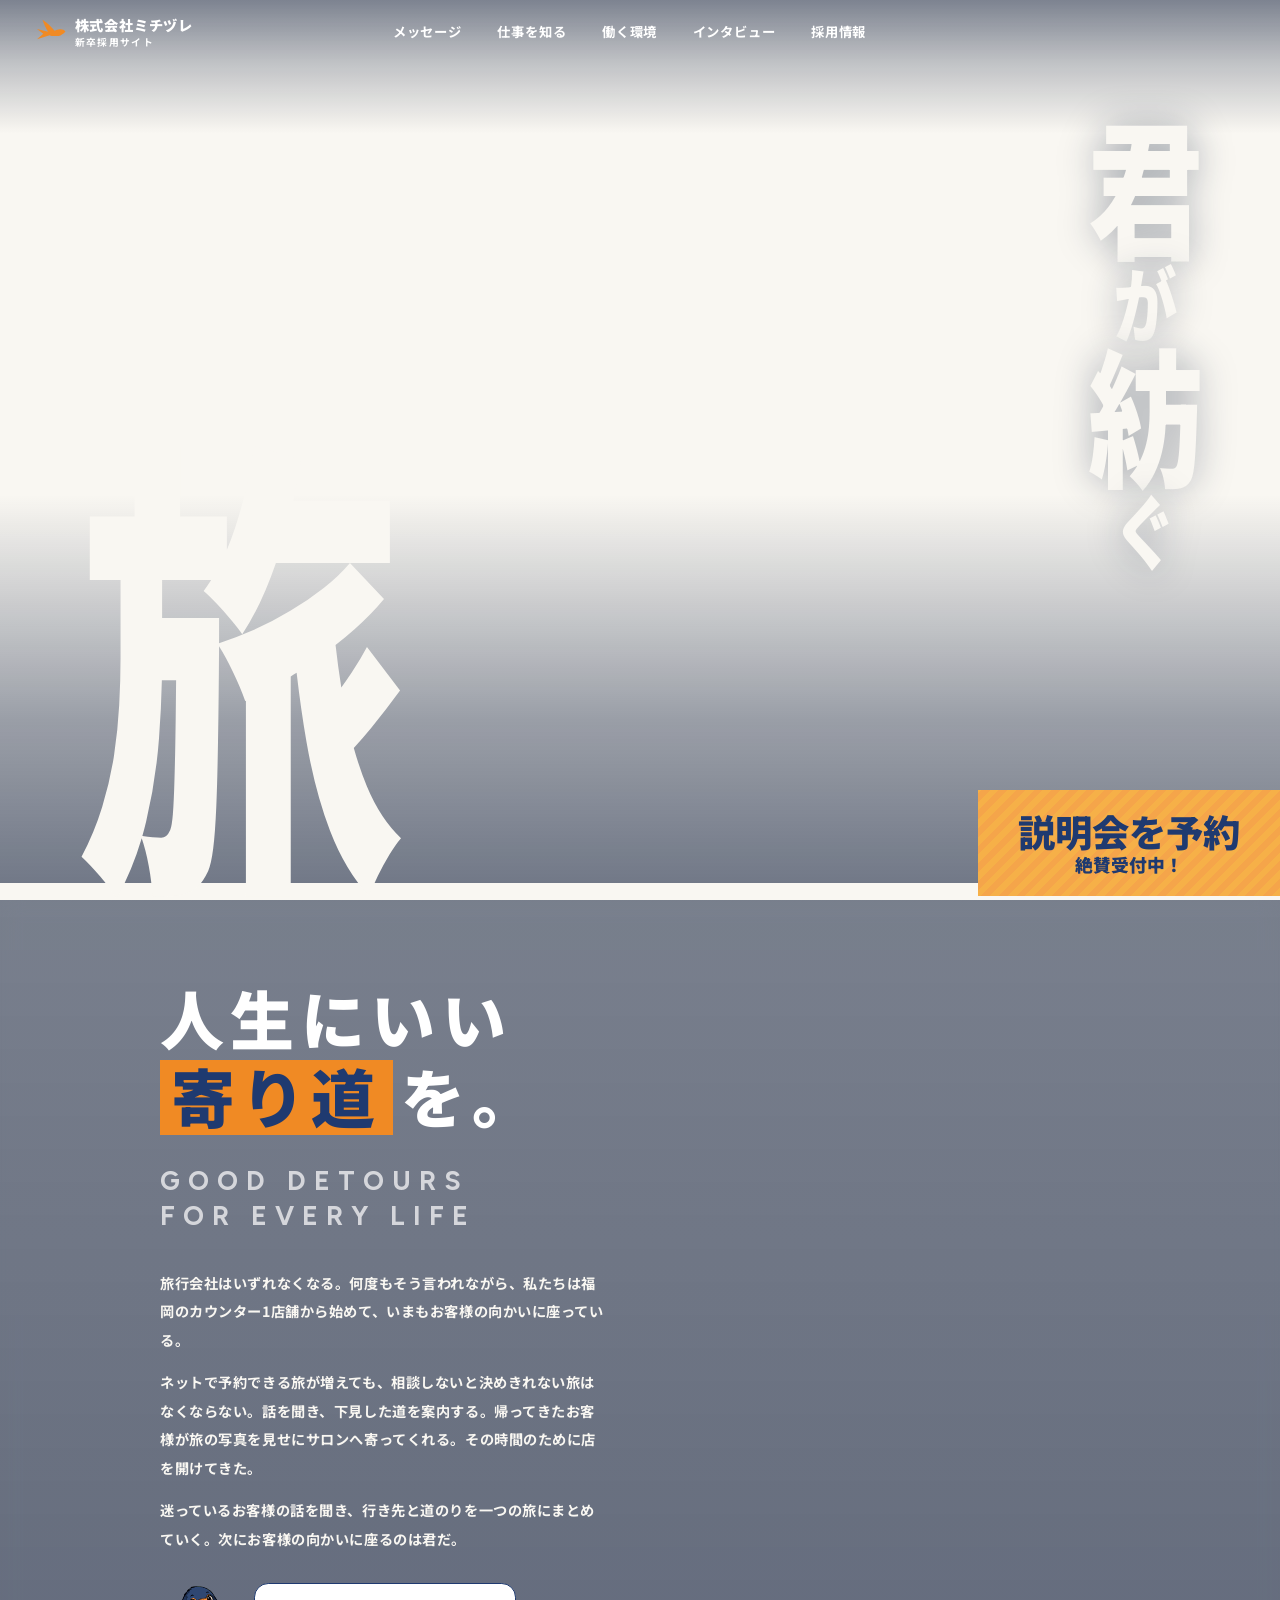
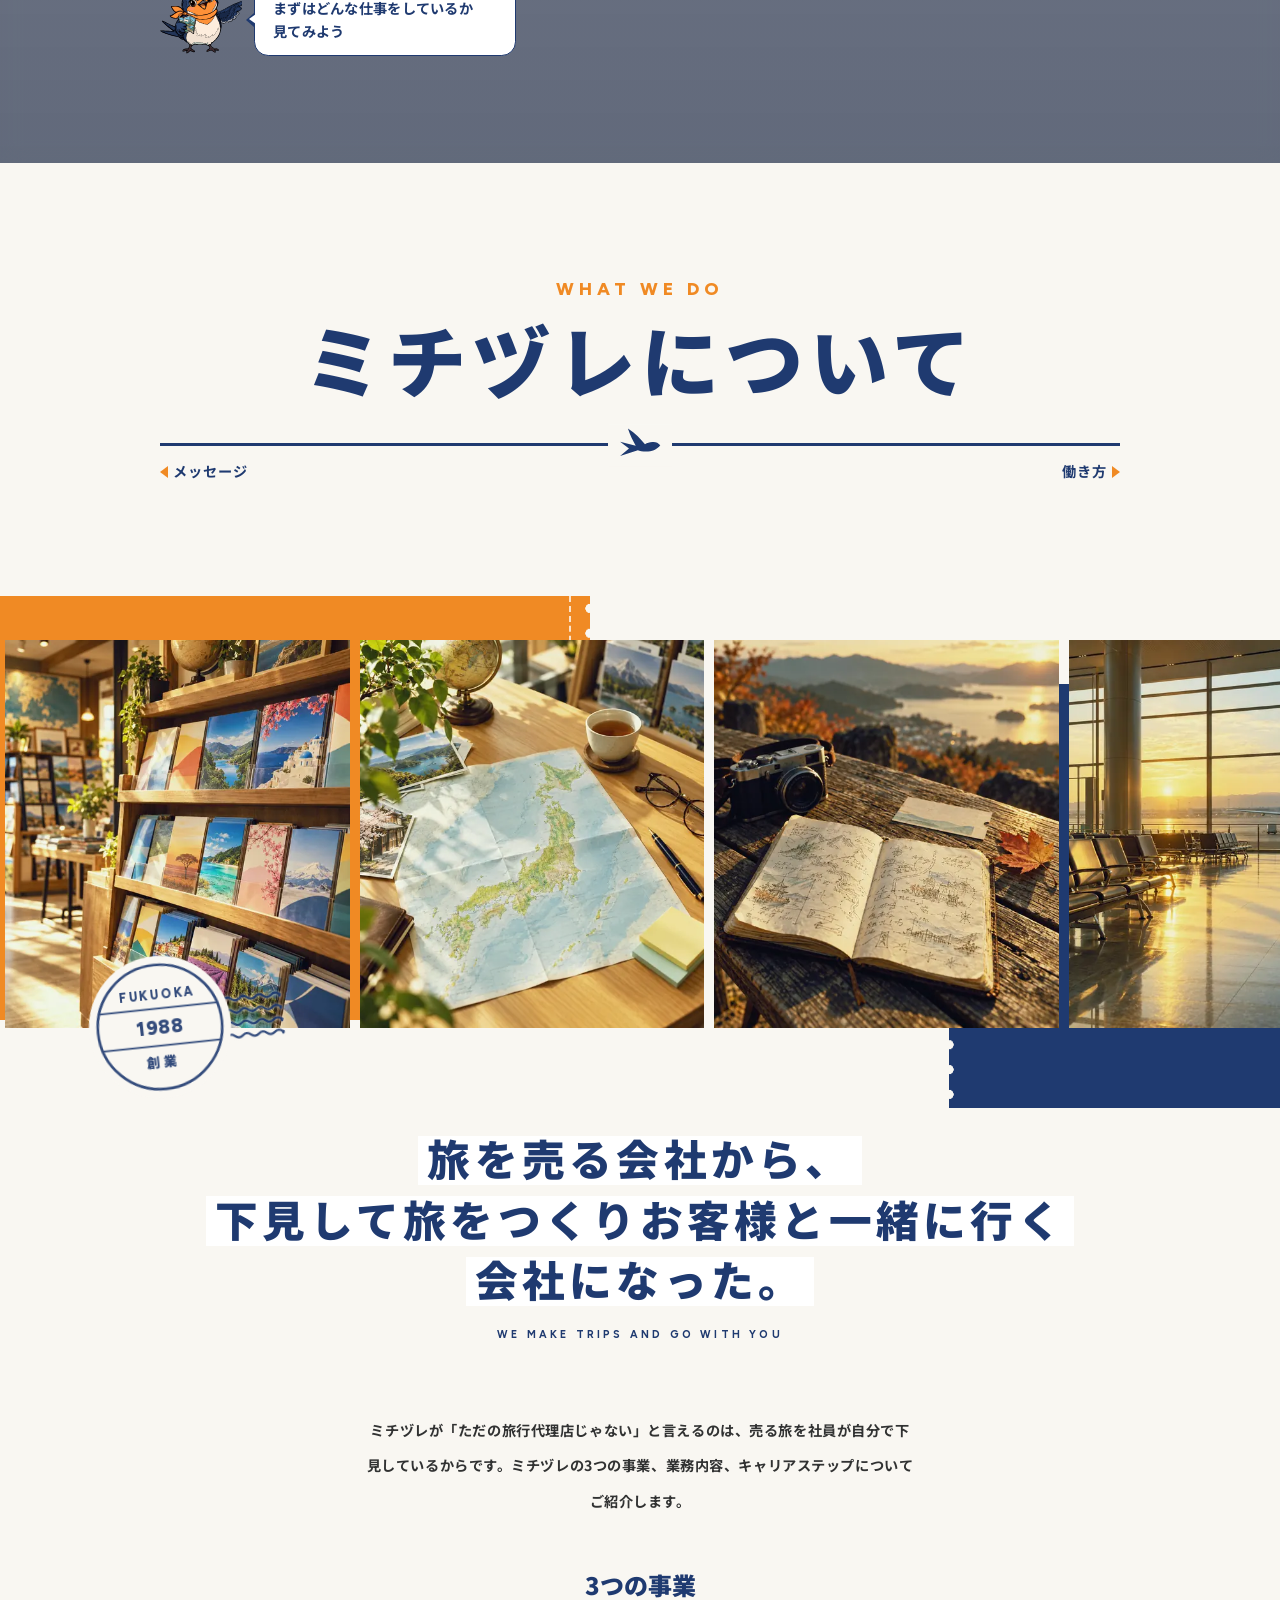
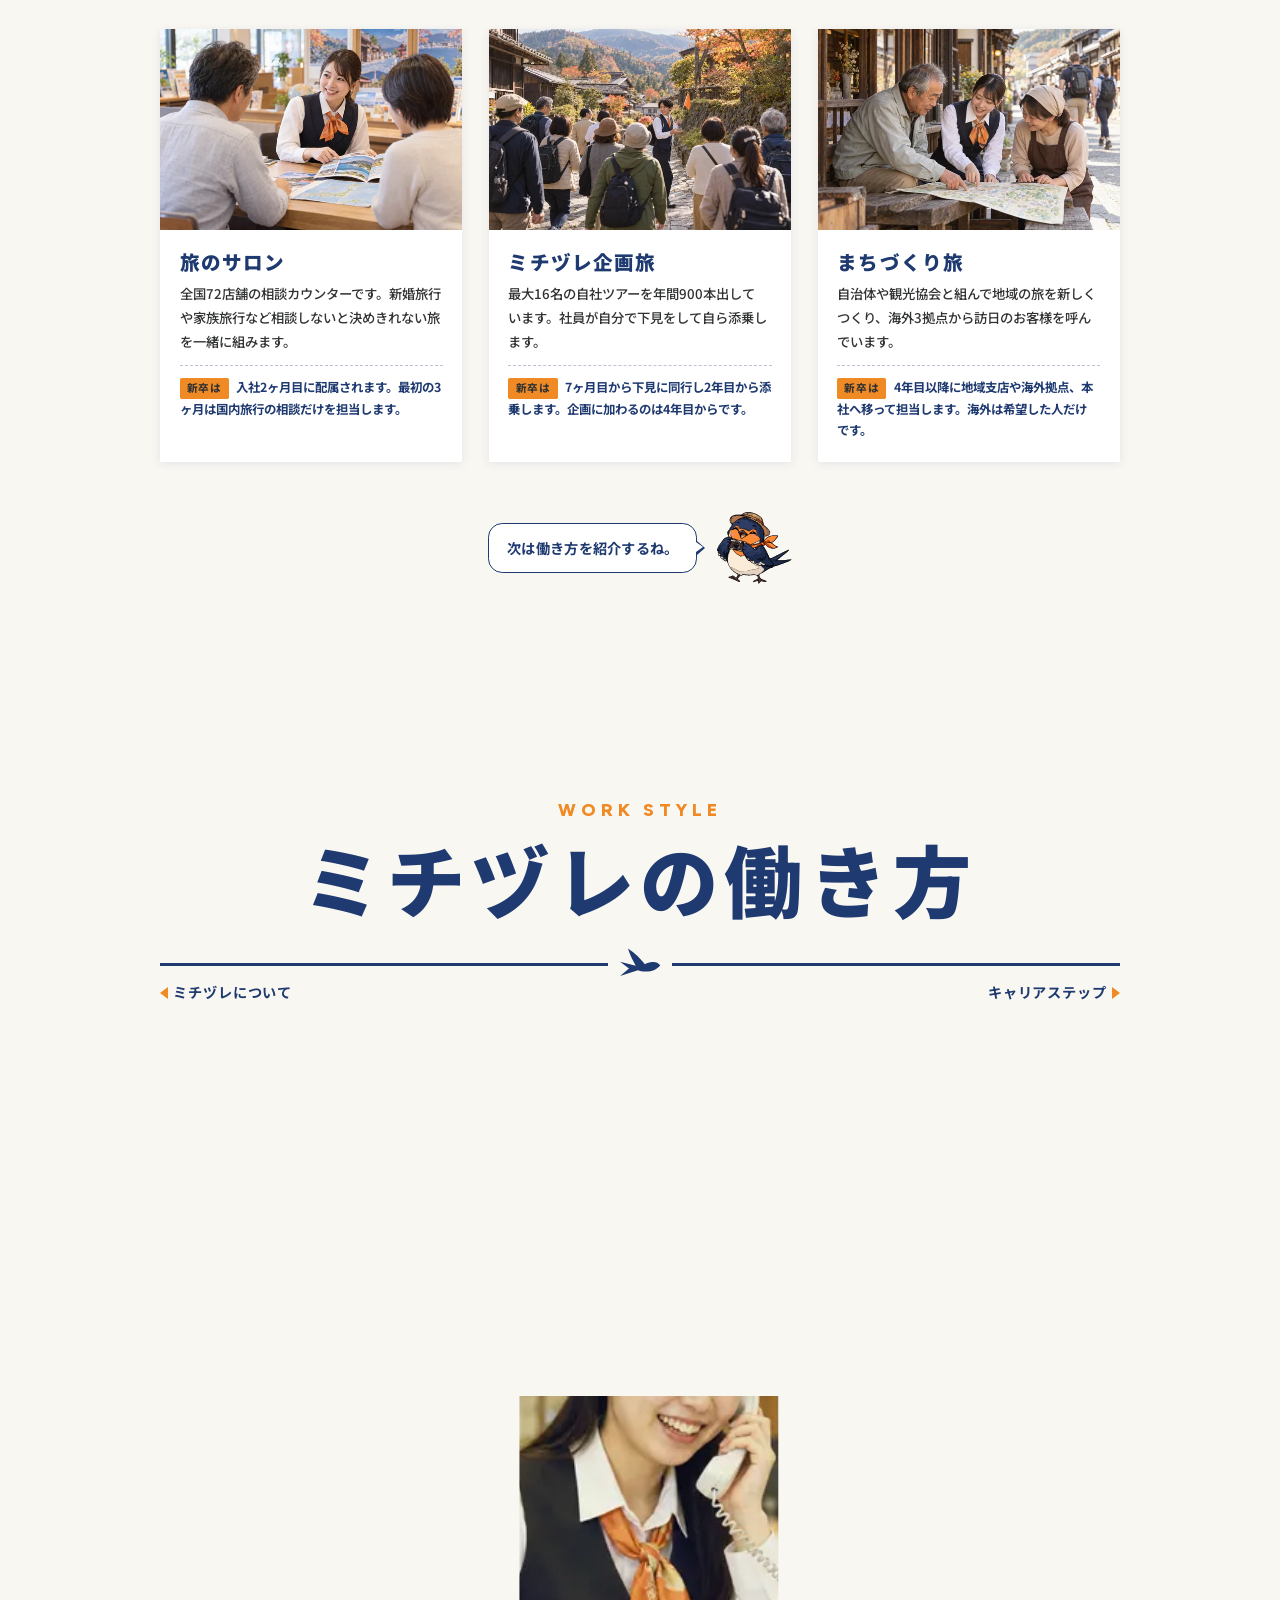
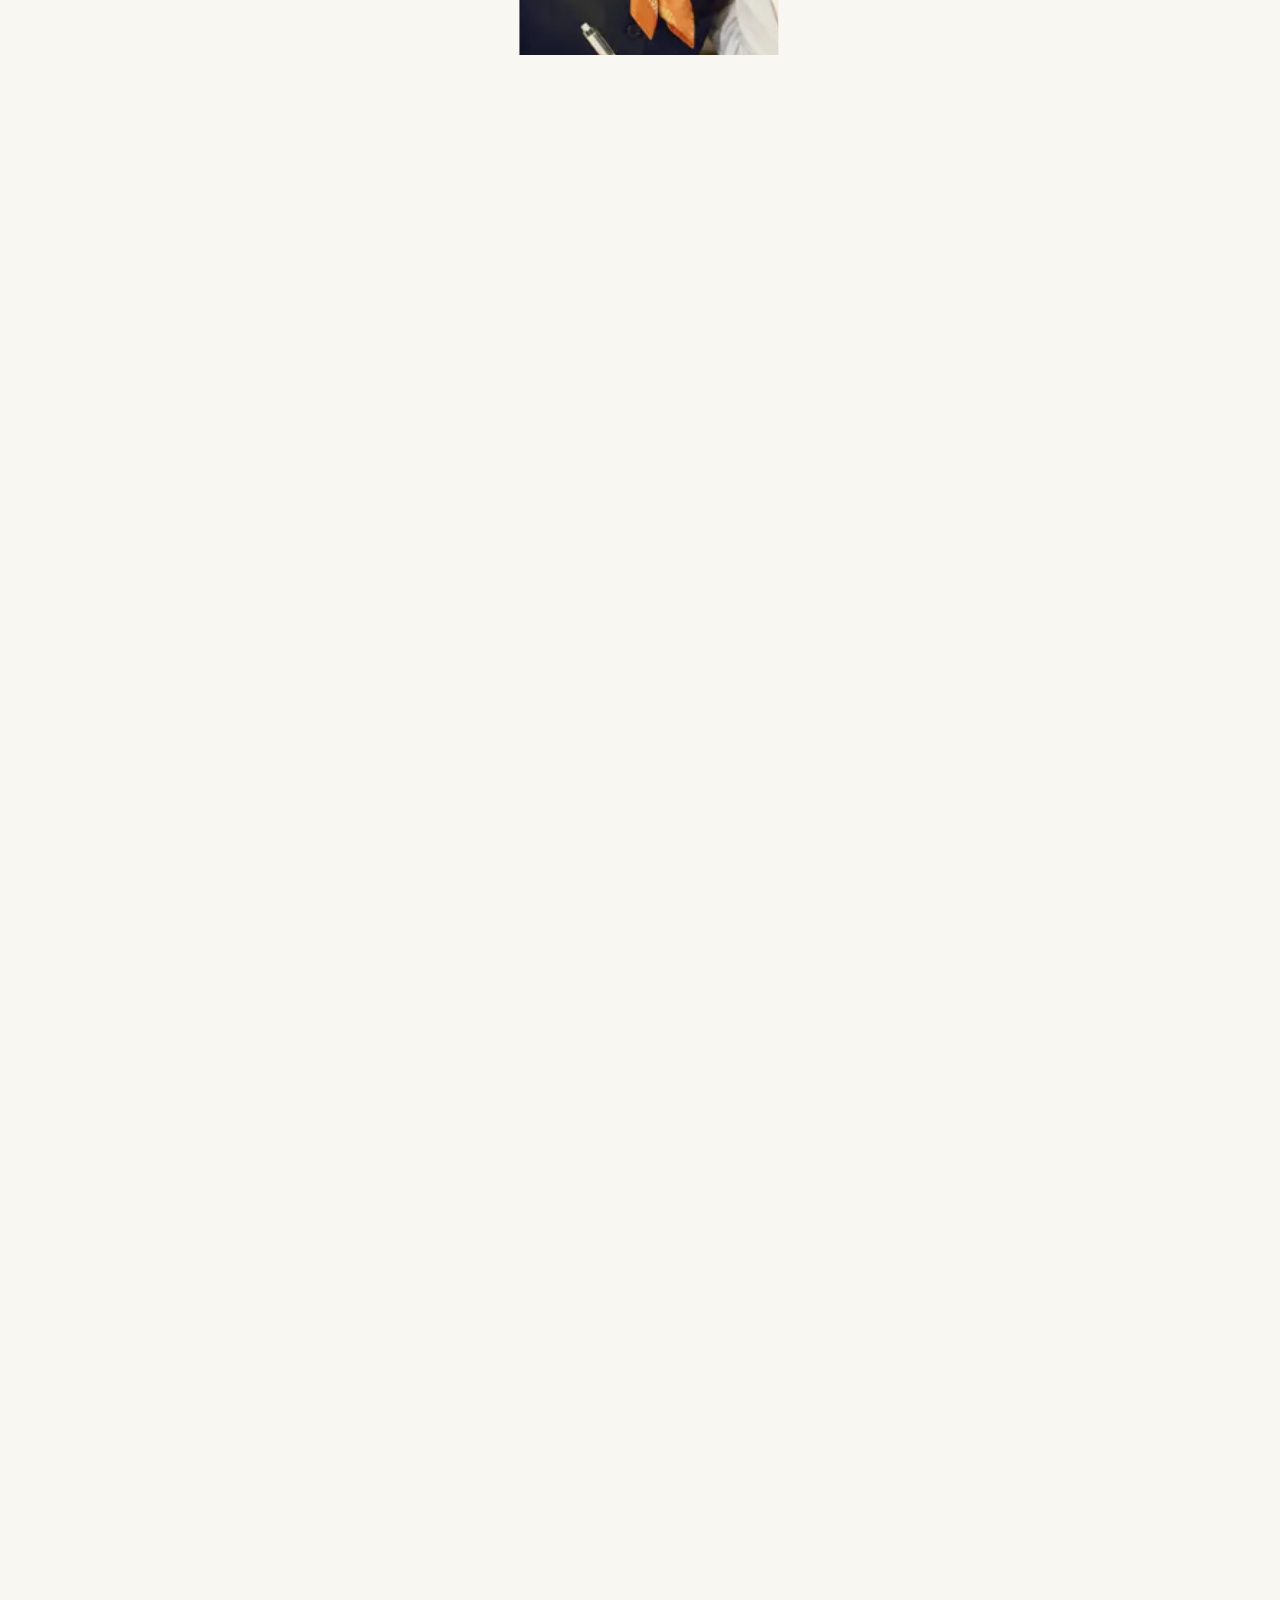
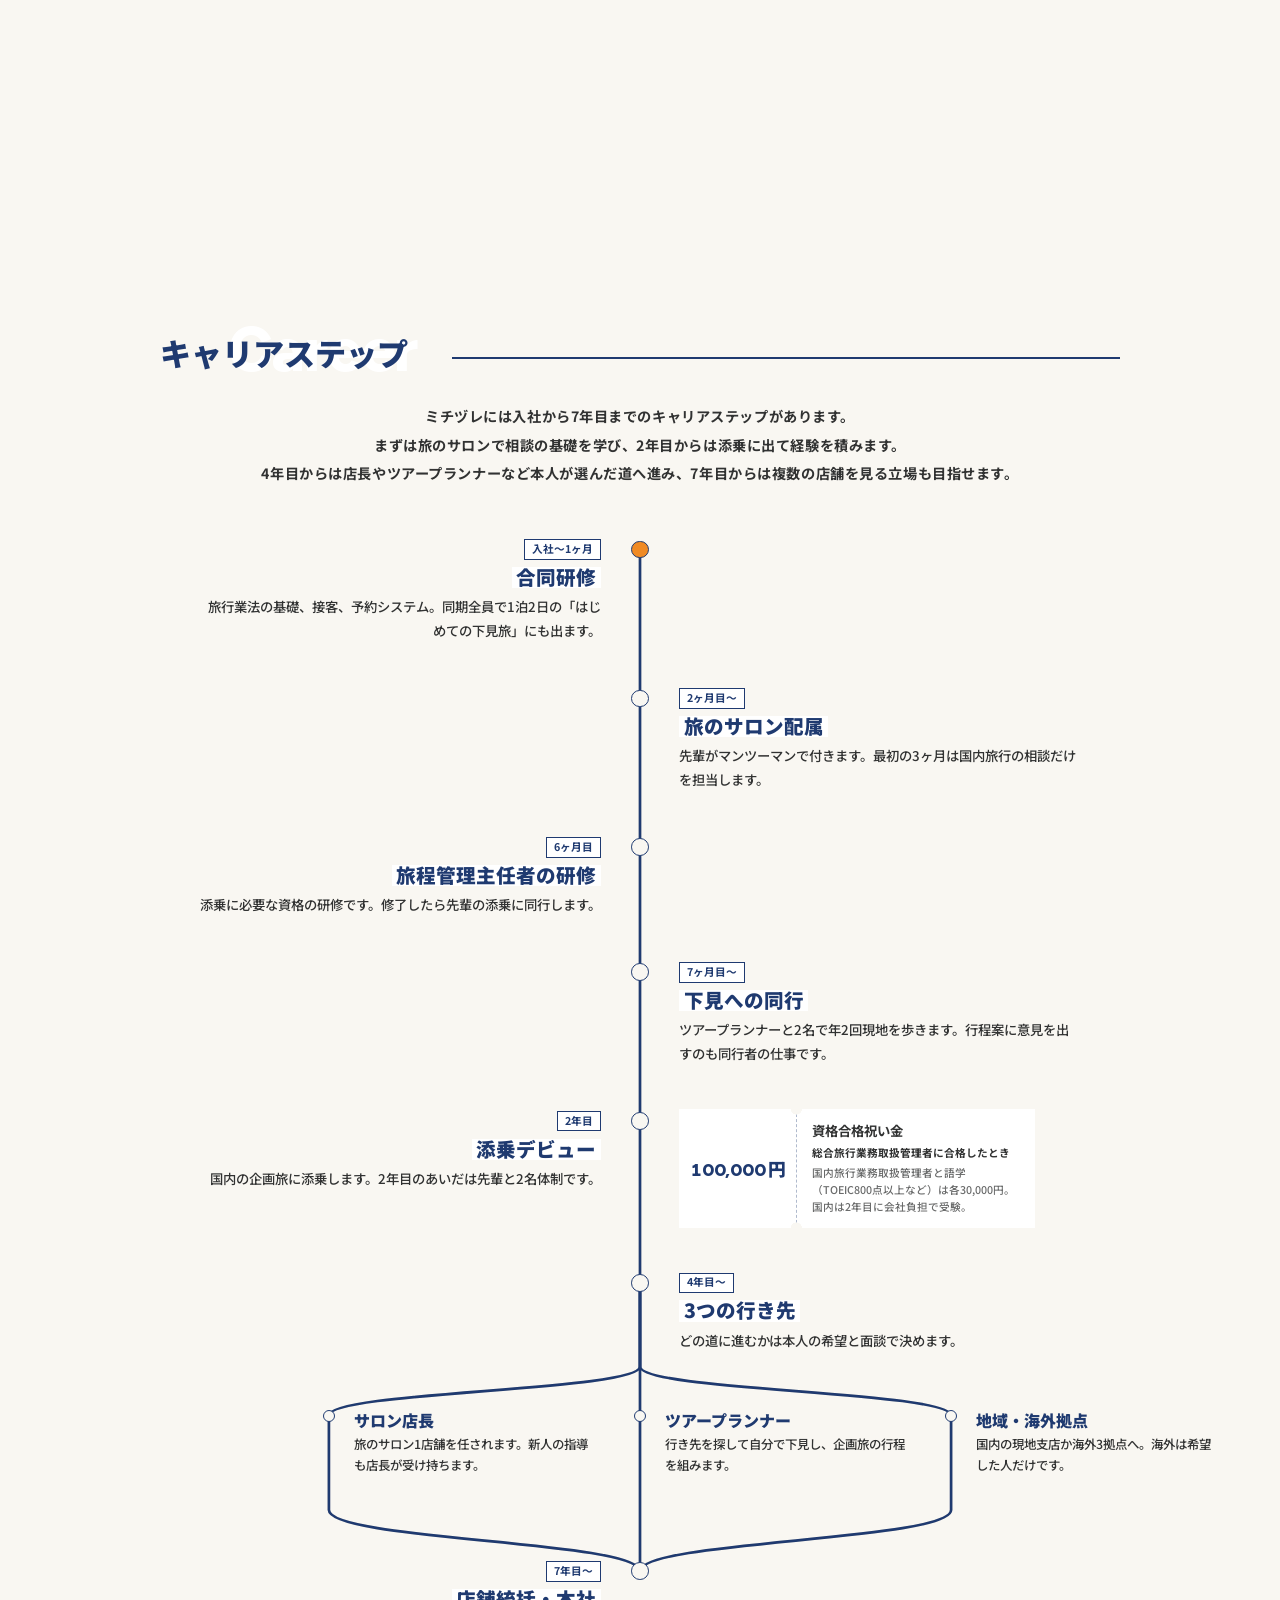
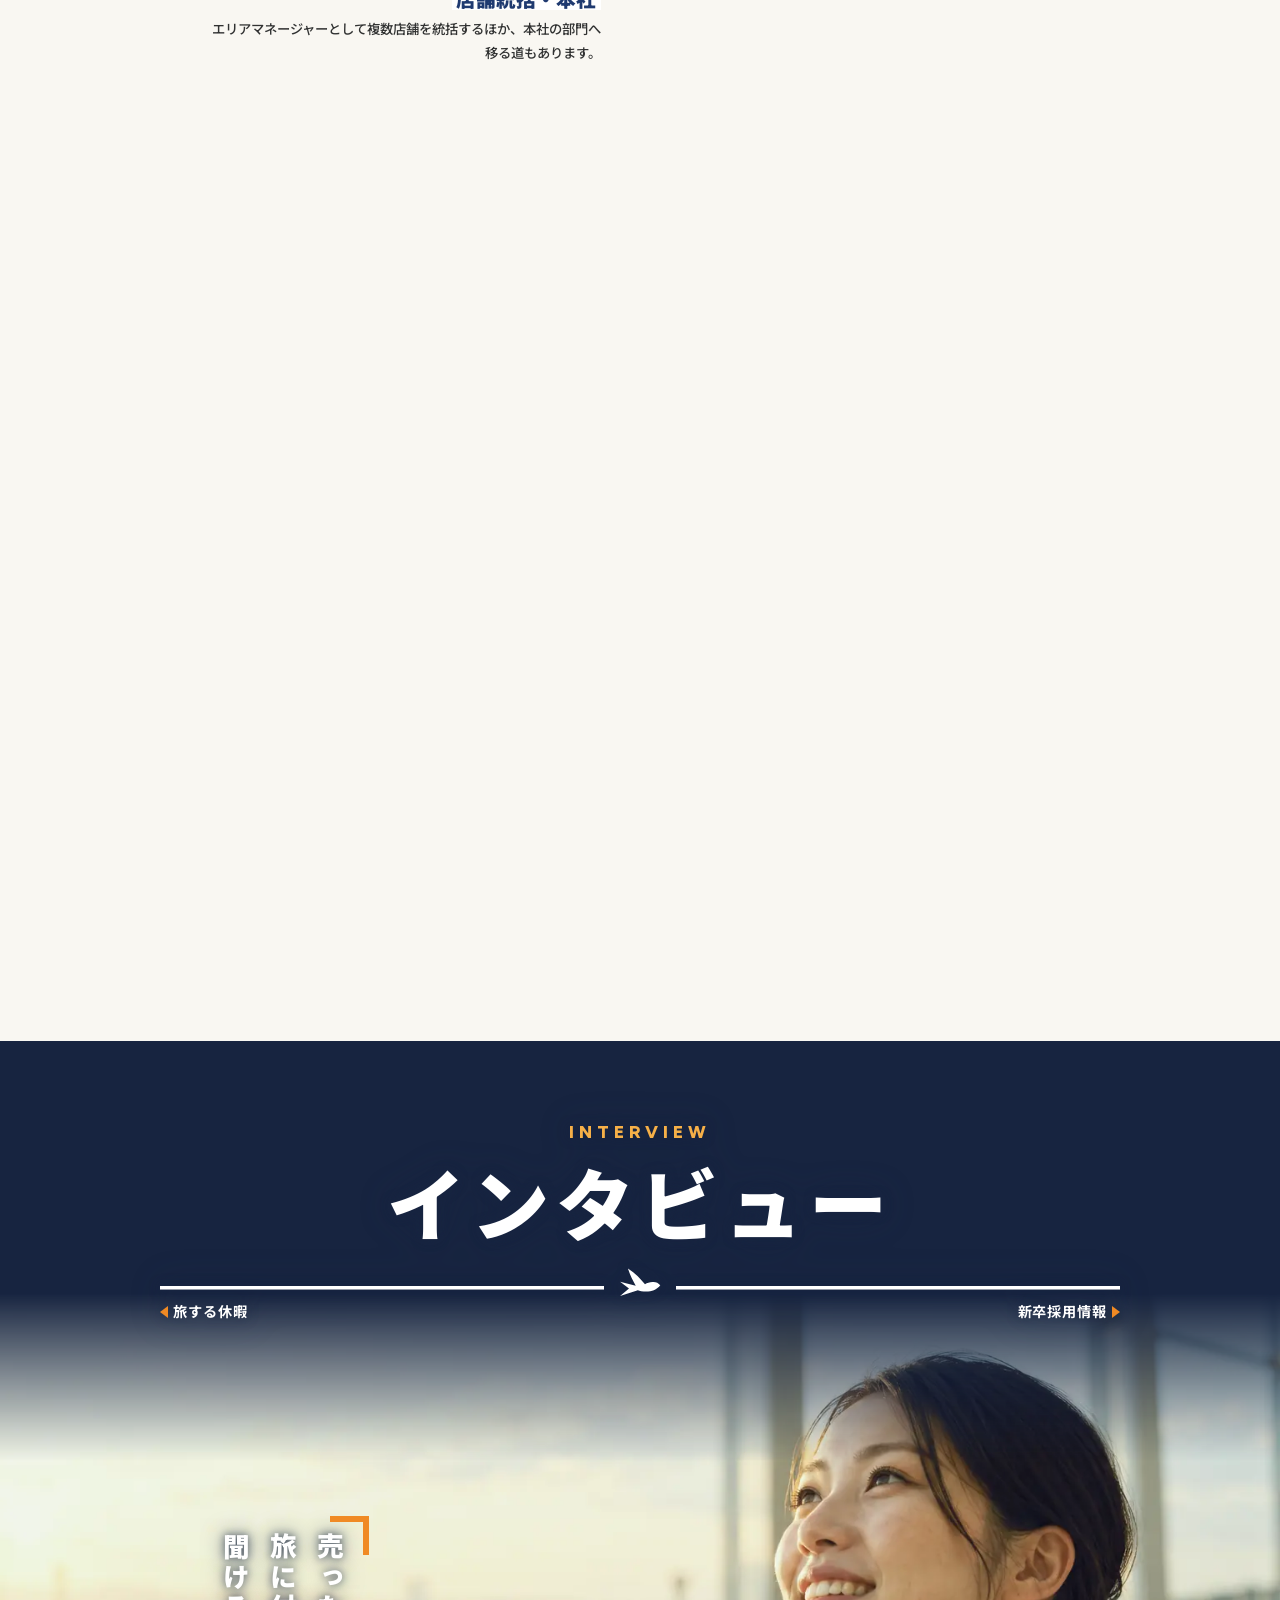
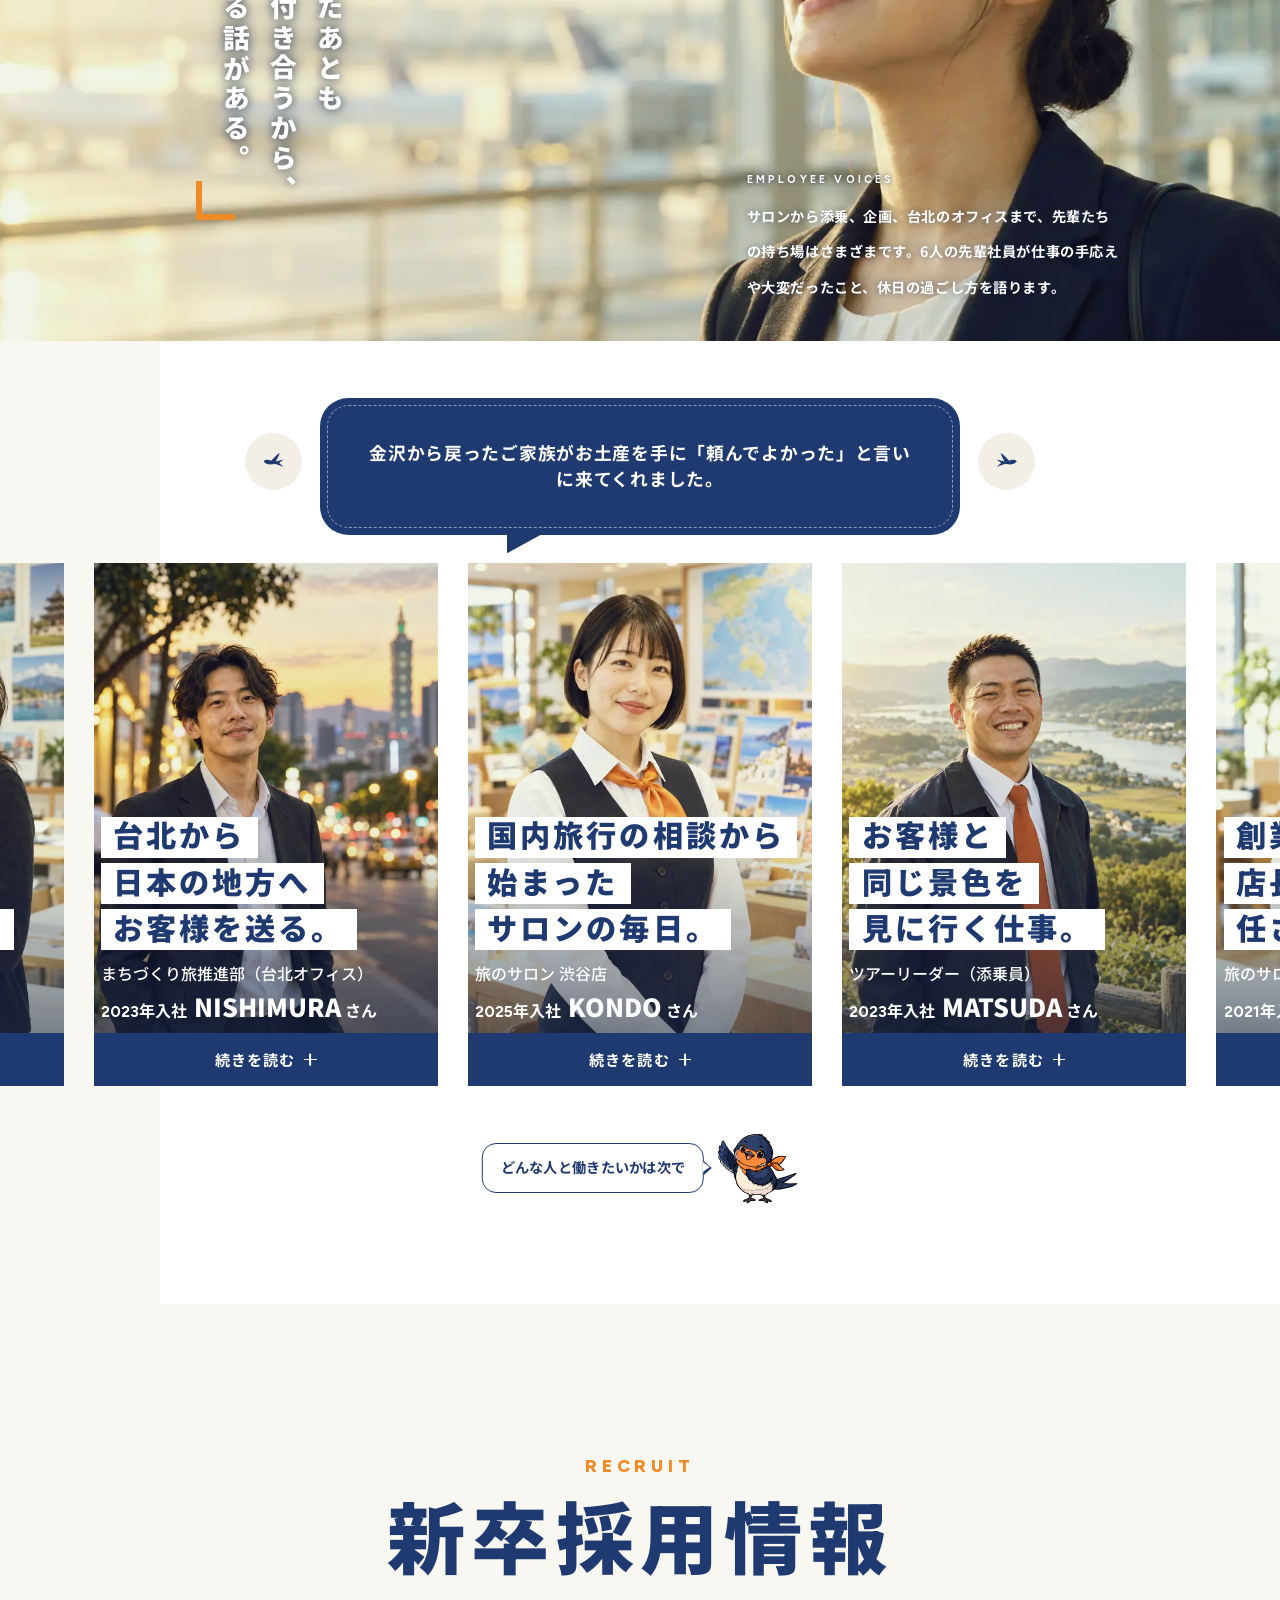
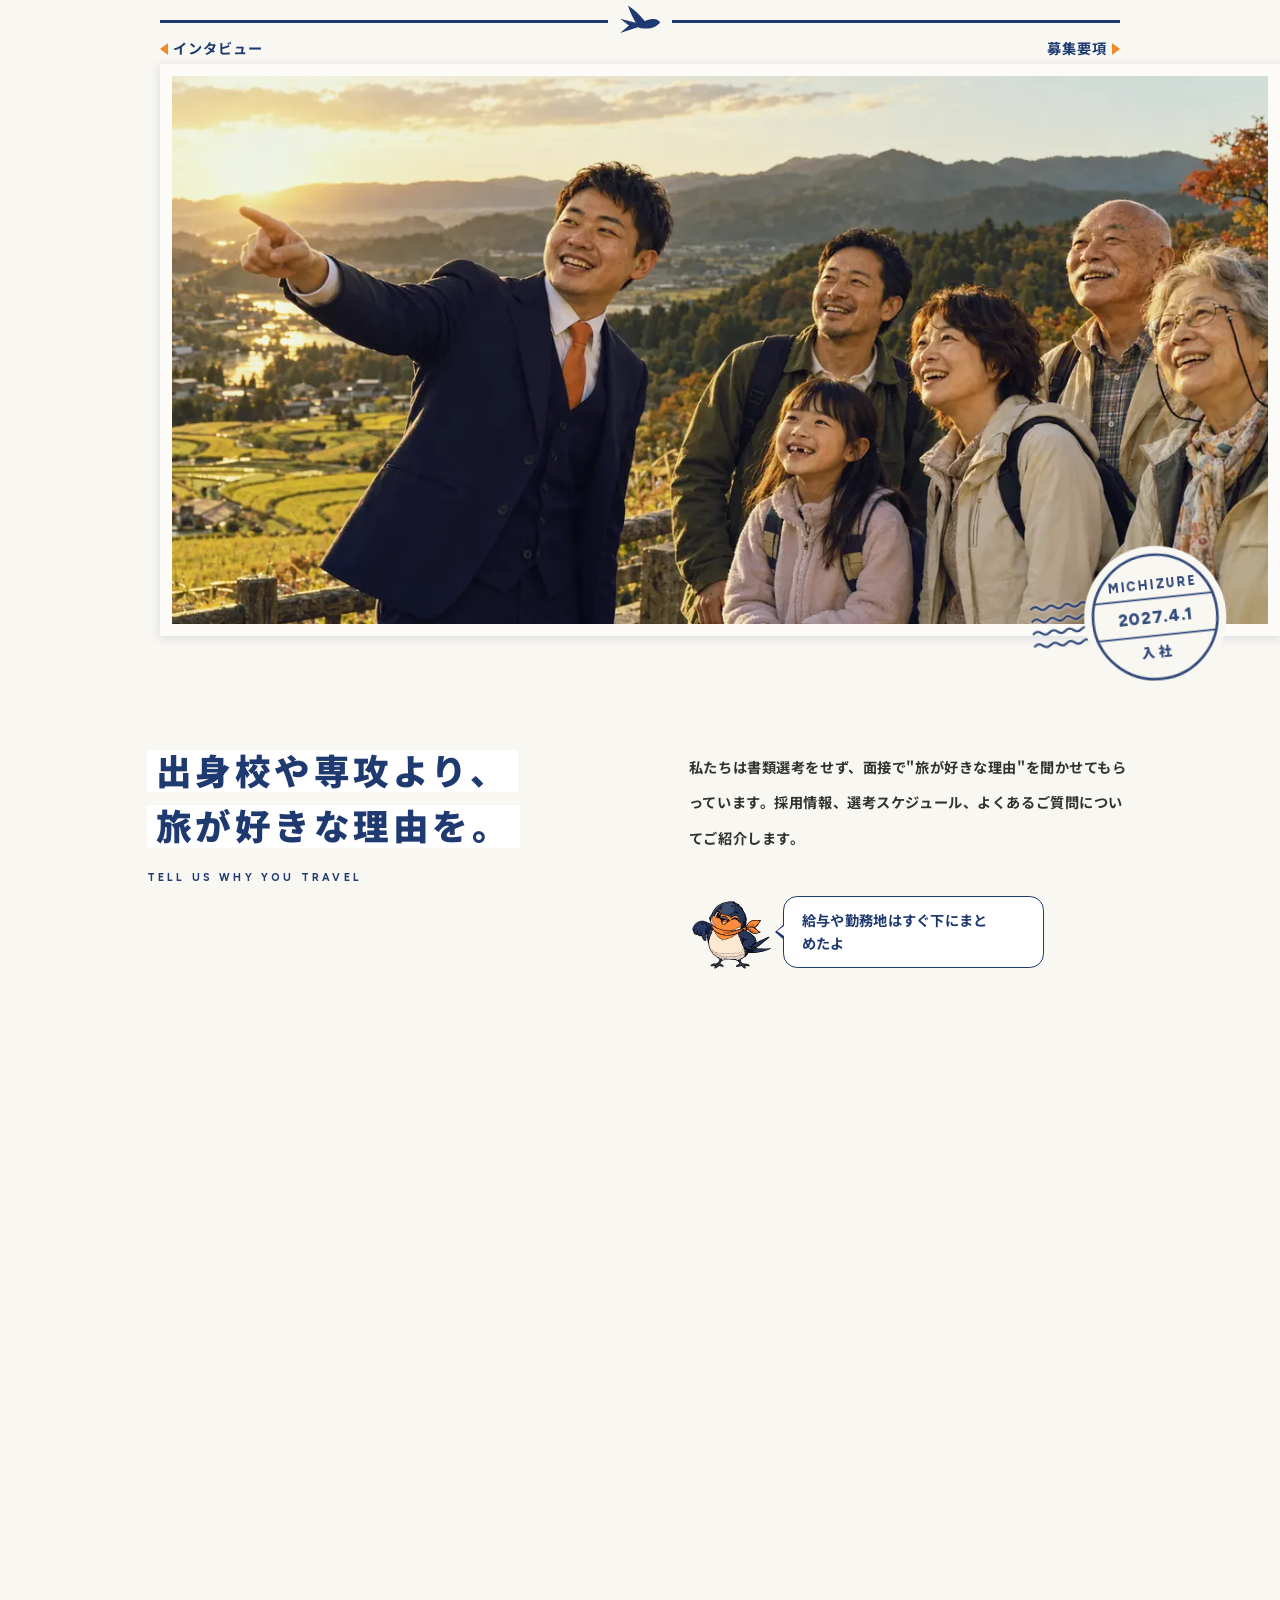
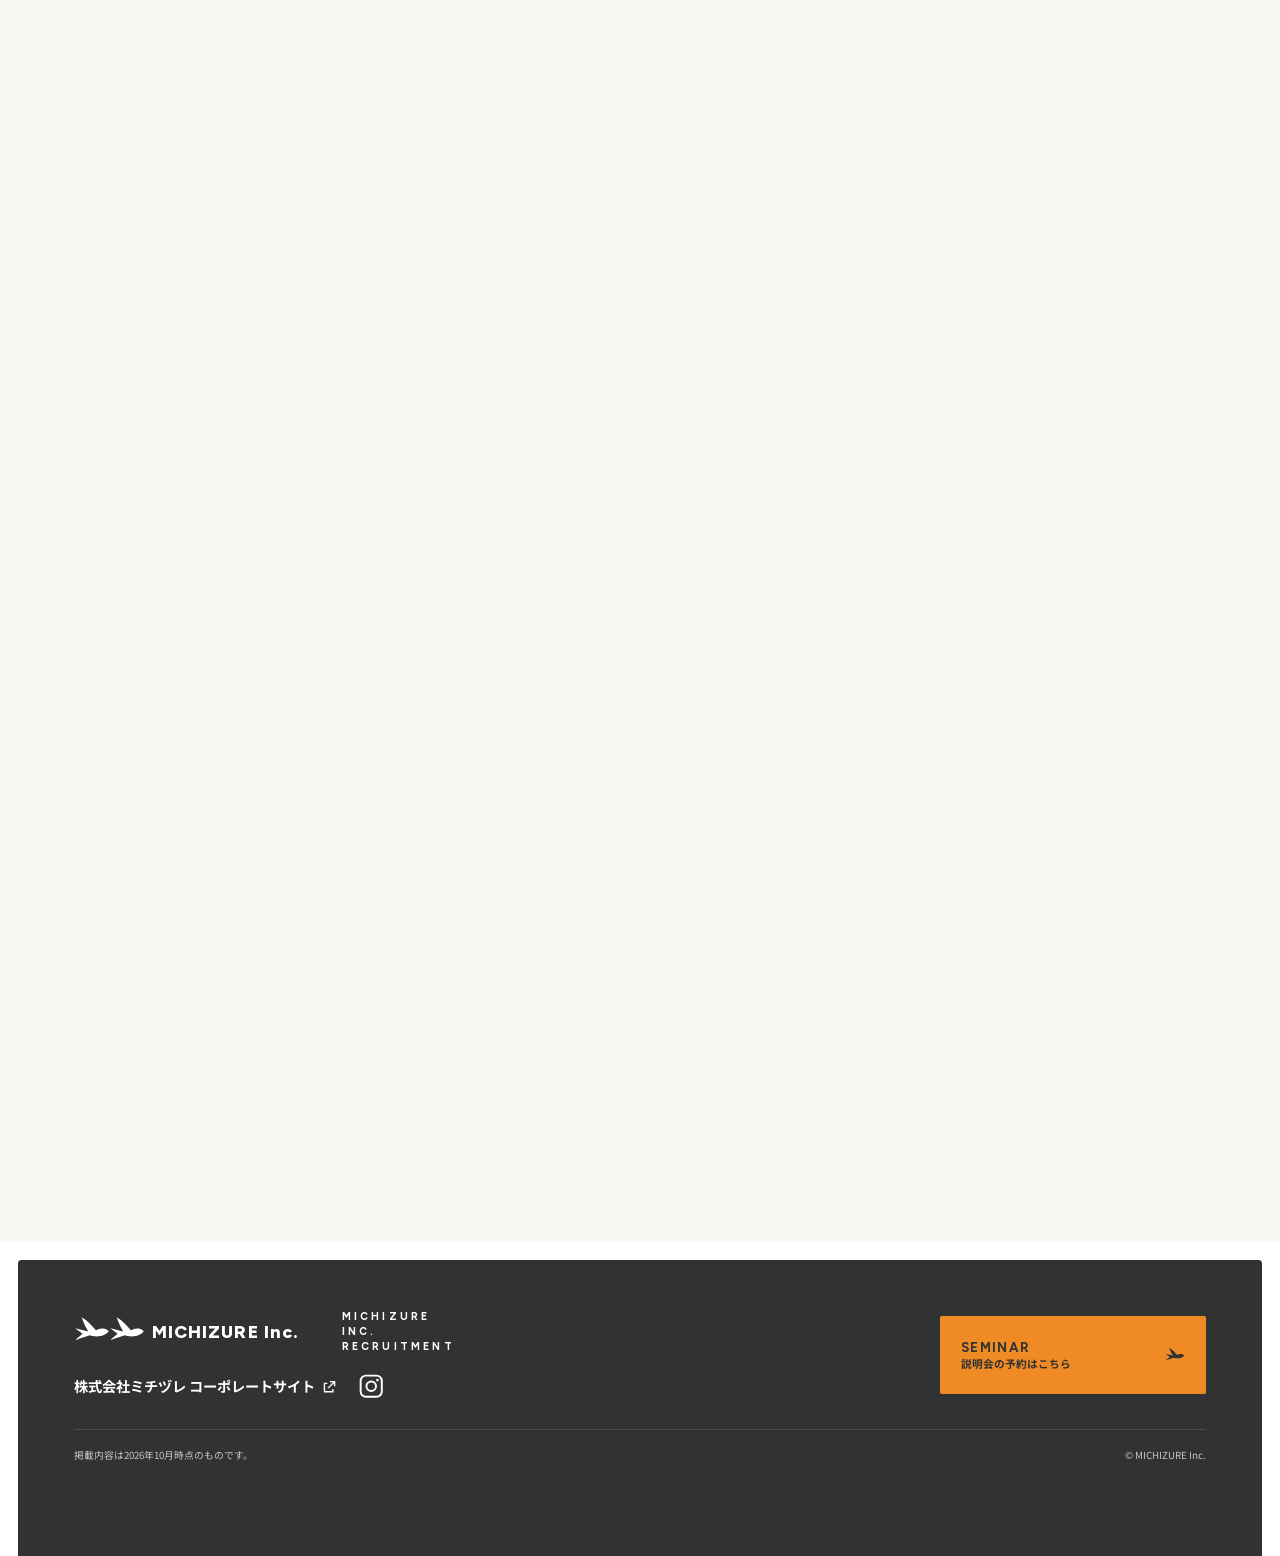
<file: index.html>
<!doctype html>
<html lang="ja">
<head>
<meta charset="utf-8">
<meta name="viewport" content="width=device-width, initial-scale=1">
<meta name="robots" content="noindex, nofollow">
<title>君が紡ぐ旅 | 株式会社ミチヅレ 新卒採用</title>
<meta name="description" content="株式会社ミチヅレ（旅行会社）の新卒採用サイト。旅を売る会社から、下見して旅をつくり、お客様と一緒に行く会社へ。">
<script>document.addEventListener('load',function(e){var l=e.target;if(l.tagName==='LINK'&&l.hasAttribute('data-async')){l.media='all'}},true);document.documentElement.classList.add('js');if(location.hash)document.documentElement.classList.add('cv-off');if(matchMedia('(prefers-reduced-motion: reduce)').matches)document.documentElement.classList.add('noanim')</script>
<link rel="canonical" href="https://michizure-recruit.pages.dev/">
<meta property="og:type" content="website">
<meta property="og:site_name" content="株式会社ミチヅレ 新卒採用">
<meta property="og:title" content="君が紡ぐ旅 | 株式会社ミチヅレ 新卒採用">
<meta property="og:description" content="株式会社ミチヅレ（旅行会社）の新卒採用サイト。旅を売る会社から、下見して旅をつくり、お客様と一緒に行く会社へ。">
<meta property="og:url" content="https://michizure-recruit.pages.dev/">
<meta property="og:image" content="https://michizure-recruit.pages.dev/assets/img/ogp.jpg">
<meta property="og:image:width" content="1200">
<meta property="og:image:height" content="630">
<meta property="og:image:alt" content="雲海の朝日を背に旗を掲げる添乗員と「株式会社ミチヅレ 新卒採用サイト」の文字">
<meta property="og:locale" content="ja_JP">
<meta name="twitter:card" content="summary_large_image">
<link rel="icon" href="favicon.ico" sizes="32x32">
<link rel="icon" href="favicon.svg" type="image/svg+xml">
<link rel="apple-touch-icon" href="apple-touch-icon.png">
<link rel="preload" as="image" media="(max-width:768px)" href="assets/img/fv-video-sp-poster.webp" fetchpriority="high">
<link rel="preload" as="image" media="(min-width:769px)" href="assets/img/fv-video-pc-poster.webp" fetchpriority="high">
<link rel="preload" as="font" type="font/woff2" href="fonts/noto-fv5-900.woff2" crossorigin>
<link rel="stylesheet" href="css/style.css?v=35">
<link rel="stylesheet" href="css/fv-michi.css?v=8">
<link rel="stylesheet" href="fonts/google-fonts.css?v=5" media="print" data-async>
<link rel="stylesheet" href="css/sections.css?v=50" media="print" data-async>
<link rel="stylesheet" href="css/add.css?v=29" media="print" data-async>
<link rel="stylesheet" href="vendor/swiper-bundle.min.css" media="print" data-async>
<noscript><link rel="stylesheet" href="fonts/google-fonts.css?v=5"><link rel="stylesheet" href="css/sections.css?v=50"><link rel="stylesheet" href="vendor/swiper-bundle.min.css"></noscript>
</head>
<body>
<svg width="0" height="0" style="position:absolute" aria-hidden="true" focusable="false"><symbol id="swallow" viewBox="0 0 24 24"><path d="M23.4 11.6C22.3 10.3 20.8 9.6 19 9.8 17.4 9.9 16 10.4 14.8 11 12.6 8.4 9.4 4.8 5.2 2.2 6.4 6 8 9 9.6 11.8L0.8 9.6 5.8 13.4 0.8 17.6 10.8 14.4C12.4 15.2 17.2 15.6 19.8 14.4 21.2 13.7 22.6 12.8 23.4 11.6Z"/></symbol></svg>

<header class="l-header l-header--overFv" id="top">
  <div class="header">
    <p class="header__company"><svg class="swallow header__mark" viewBox="0 0 24 24" aria-hidden="true" focusable="false"><use href="#swallow"/></svg><span class="header__companyName"><span class="header__companyJp">株式会社ミチヅレ</span><span class="header__companySub">新卒採用サイト</span></span></p>
    <nav class="header__nav" id="gnav" aria-label="メインメニュー">
      <ul>
        <li><a href="#message">メッセージ</a></li>
        <li><a href="#about">仕事を知る</a></li>
        <li><a href="#work">働く環境</a></li>
        <li><a href="#interview">インタビュー</a></li>
        <li><a href="#recruit">採用情報</a></li>
      </ul>
    </nav>
  </div>
</header>

<main>
  <section class="l-fv js-fv" aria-labelledby="fv-h">
    <div class="l-fv__bg">
      <picture>
        <source media="(min-width:769px)" srcset="assets/img/fv-video-pc-poster.webp" width="1280" height="720">
        <img src="assets/img/fv-video-sp-poster.webp" width="720" height="1280" alt="朝日の雲海を背に、紺のベストとオレンジのスカーフの制服を着た添乗員の女性が、オレンジの旗を掲げて振り返り笑っている" fetchpriority="high" decoding="async">
      </picture>
      <video class="l-fv__video js-fvVideo" data-src-sp="assets/video/fv-sp.mp4" data-src-pc="assets/video/fv-pc.mp4" muted loop playsinline preload="none" aria-hidden="true" tabindex="-1"></video>
      <div class="l-fv__scrim"></div>
    </div>
    <div class="fv">
      <h1 class="fv__title" id="fv-h">君が紡ぐ旅 株式会社ミチヅレ 新卒採用</h1>
      <p class="fv__kimi" aria-hidden="true">君<span class="fv__kana">が</span>紡<span class="fv__kana">ぐ</span></p>
      <p class="fv__tabi" aria-hidden="true">旅</p>
    </div>
  </section>

  <a class="l-fvBanner" href="seminar.html" aria-label="説明会を予約 絶賛受付中！">
    <span class="l-fvBanner__band">
      <span class="l-fvBanner__main">説明会を予約</span>
      <span class="l-fvBanner__sub">絶賛受付中！</span>
    </span>
  </a>

  <!-- ===== STATEMENT ===== -->
  <section class="l-topStatement" id="message" aria-labelledby="statement-h">
    <div class="topStatement__inner">
      <div class="topStatement__textarea">
        <h2 class="statement__copy" id="statement-h"><span class="statement__line">人生にいい</span><span class="statement__line"><em class="yorimichi">寄り道</em>を。</span></h2>
        <p class="statement__en" aria-hidden="true"><span>Good Detours</span><span>for Every Life</span></p>
        <div class="statement__text">
          <p>旅行会社はいずれなくなる。何度もそう言われながら、私たちは福岡のカウンター1店舗から始めて、いまもお客様の向かいに座っている。</p>
          <p>ネットで予約できる旅が増えても、相談しないと決めきれない旅はなくならない。話を聞き、下見した道を案内する。帰ってきたお客様が旅の写真を見せにサロンへ寄ってくれる。その時間のために店を開けてきた。</p>
          <p>迷っているお客様の話を聞き、行き先と道のりを一つの旅にまとめていく。次にお客様の向かいに座るのは君だ。</p>
        </div>
        <p class="michiSay michiSay--onBlur"><picture class="michiSay__pic"><source media="(prefers-reduced-motion: reduce)" srcset="assets/img/51_michi_guide-240.webp"><img class="michiSay__img" src="assets/img/michi-anim/51_guide.svg" width="240" height="223" alt="" loading="lazy" decoding="async"></picture><span class="michiSay__bubble">まずはどんな仕事をしているか見てみよう</span></p>
      </div>
      <div class="topStatement__images js-topStatement">
        <svg class="stRoute" aria-hidden="true" focusable="false"><defs><mask id="stRouteMask" maskUnits="userSpaceOnUse"><path class="stRoute__reveal js-stRoute-reveal"/></mask></defs><path class="stRoute__line js-stRoute-line" mask="url(#stRouteMask)"/></svg>
        <div class="stPh stPh--a js-topStatement-img" data-from="left"><img src="assets/img/13_statement_reception-1190.webp" srcset="assets/img/13_statement_reception-595.webp 595w, assets/img/13_statement_reception-1190.webp 1190w" sizes="(min-width:769px) 29vw, 66vw" width="1190" height="1322" alt="人のいないサロンの受付カウンター" loading="lazy" decoding="async"></div>
        <div class="stPh stPh--b js-topStatement-img" data-from="top"><img src="assets/img/10_statement_counsel-1199.webp" srcset="assets/img/10_statement_counsel-600.webp 600w, assets/img/10_statement_counsel-1199.webp 1199w" sizes="(min-width:769px) 23vw, 47vw" width="1199" height="1312" alt="カウンターでお客様の相談に乗り、笑顔で話を聞くスタッフ" loading="lazy" decoding="async"></div>
        <div class="stPh stPh--c js-topStatement-img" data-from="right"><img src="assets/img/12_statement_conductor-1196.webp" srcset="assets/img/12_statement_conductor-600.webp 600w, assets/img/12_statement_conductor-1196.webp 1196w" sizes="(min-width:769px) 21vw, 43vw" width="1196" height="1315" alt="空港で旗を持つ添乗員" loading="lazy" decoding="async"></div>
        <div class="stPh stPh--d js-topStatement-img" data-from="top"><img src="assets/img/11_statement_suit-1448.webp" srcset="assets/img/11_statement_suit-724.webp 724w, assets/img/11_statement_suit-1448.webp 1448w" sizes="(min-width:769px) 18vw, 37vw" width="1448" height="1086" alt="スーツ姿の男性スタッフ" loading="lazy" decoding="async"></div>
      </div>
    </div>
  </section>

  <!-- ===== WHAT WE DO ===== -->
  <section class="l-topAbout" id="about">
    <h2 class="station station--about"><span class="station__board"><span class="station__jp">ミチヅレについて</span><span class="station__en" aria-hidden="true">WHAT WE DO</span><span class="station__band" aria-hidden="true"><span class="station__prev">メッセージ</span><svg class="swallow" viewBox="0 0 24 24" aria-hidden="true" focusable="false"><use href="#swallow"/></svg><span class="station__next">働き方</span></span></span></h2>
    <div class="topAbout__marquee" id="marquee">
      <span class="topAbout__colorA" aria-hidden="true"></span><span class="topAbout__colorB" aria-hidden="true"></span>
      <ul class="topAbout__list">
<li><img src="assets/img/20_marquee_brochures-540.webp" srcset="assets/img/20_marquee_brochures-540.webp 540w, assets/img/20_marquee_brochures-800.webp 800w" sizes="(min-width:769px) 29vw, 67vw" width="800" height="900" alt="旅のサロンのパンフレット棚" loading="lazy" decoding="async"></li>
<li><img src="assets/img/21_marquee_map-540.webp" srcset="assets/img/21_marquee_map-540.webp 540w, assets/img/21_marquee_map-800.webp 800w" sizes="(min-width:769px) 29vw, 67vw" width="800" height="900" alt="カウンターに広げた地図とペン" loading="lazy" decoding="async"></li>
<li><img src="assets/img/24_marquee_notebook-540.webp" srcset="assets/img/24_marquee_notebook-540.webp 540w, assets/img/24_marquee_notebook-800.webp 800w" sizes="(min-width:769px) 29vw, 67vw" width="800" height="900" alt="下見ノートとカメラ" loading="lazy" decoding="async" style="object-position:50% 60%"></li>
<li><img src="assets/img/22_marquee_airport-540.webp" srcset="assets/img/22_marquee_airport-540.webp 540w, assets/img/22_marquee_airport-800.webp 800w" sizes="(min-width:769px) 29vw, 67vw" width="800" height="900" alt="夕日が差す空港の出発ロビー" loading="lazy" decoding="async"></li>
<li><img src="assets/img/23_marquee_bus-540.webp" srcset="assets/img/23_marquee_bus-540.webp 540w, assets/img/23_marquee_bus-800.webp 800w" sizes="(min-width:769px) 29vw, 67vw" width="800" height="900" alt="ツアーバスの車内" loading="lazy" decoding="async"></li>
<li><img src="assets/img/25_marquee_station-540.webp" srcset="assets/img/25_marquee_station-540.webp 540w, assets/img/25_marquee_station-800.webp 800w" sizes="(min-width:769px) 29vw, 67vw" width="800" height="900" alt="夕日の地方の駅のホーム" loading="lazy" decoding="async"></li>
<li aria-hidden="true"><img src="assets/img/20_marquee_brochures-540.webp" srcset="assets/img/20_marquee_brochures-540.webp 540w, assets/img/20_marquee_brochures-800.webp 800w" sizes="(min-width:769px) 29vw, 67vw" width="800" height="900" alt="" loading="lazy" decoding="async"></li>
<li aria-hidden="true"><img src="assets/img/21_marquee_map-540.webp" srcset="assets/img/21_marquee_map-540.webp 540w, assets/img/21_marquee_map-800.webp 800w" sizes="(min-width:769px) 29vw, 67vw" width="800" height="900" alt="" loading="lazy" decoding="async"></li>
<li aria-hidden="true"><img src="assets/img/24_marquee_notebook-540.webp" srcset="assets/img/24_marquee_notebook-540.webp 540w, assets/img/24_marquee_notebook-800.webp 800w" sizes="(min-width:769px) 29vw, 67vw" width="800" height="900" alt="" loading="lazy" decoding="async" style="object-position:50% 60%"></li>
<li aria-hidden="true"><img src="assets/img/22_marquee_airport-540.webp" srcset="assets/img/22_marquee_airport-540.webp 540w, assets/img/22_marquee_airport-800.webp 800w" sizes="(min-width:769px) 29vw, 67vw" width="800" height="900" alt="" loading="lazy" decoding="async"></li>
<li aria-hidden="true"><img src="assets/img/23_marquee_bus-540.webp" srcset="assets/img/23_marquee_bus-540.webp 540w, assets/img/23_marquee_bus-800.webp 800w" sizes="(min-width:769px) 29vw, 67vw" width="800" height="900" alt="" loading="lazy" decoding="async"></li>
<li aria-hidden="true"><img src="assets/img/25_marquee_station-540.webp" srcset="assets/img/25_marquee_station-540.webp 540w, assets/img/25_marquee_station-800.webp 800w" sizes="(min-width:769px) 29vw, 67vw" width="800" height="900" alt="" loading="lazy" decoding="async"></li>
<li aria-hidden="true"><img src="assets/img/20_marquee_brochures-540.webp" srcset="assets/img/20_marquee_brochures-540.webp 540w, assets/img/20_marquee_brochures-800.webp 800w" sizes="(min-width:769px) 29vw, 67vw" width="800" height="900" alt="" loading="lazy" decoding="async"></li>
<li aria-hidden="true"><img src="assets/img/21_marquee_map-540.webp" srcset="assets/img/21_marquee_map-540.webp 540w, assets/img/21_marquee_map-800.webp 800w" sizes="(min-width:769px) 29vw, 67vw" width="800" height="900" alt="" loading="lazy" decoding="async"></li>
<li aria-hidden="true"><img src="assets/img/24_marquee_notebook-540.webp" srcset="assets/img/24_marquee_notebook-540.webp 540w, assets/img/24_marquee_notebook-800.webp 800w" sizes="(min-width:769px) 29vw, 67vw" width="800" height="900" alt="" loading="lazy" decoding="async" style="object-position:50% 60%"></li>
<li aria-hidden="true"><img src="assets/img/22_marquee_airport-540.webp" srcset="assets/img/22_marquee_airport-540.webp 540w, assets/img/22_marquee_airport-800.webp 800w" sizes="(min-width:769px) 29vw, 67vw" width="800" height="900" alt="" loading="lazy" decoding="async"></li>
<li aria-hidden="true"><img src="assets/img/23_marquee_bus-540.webp" srcset="assets/img/23_marquee_bus-540.webp 540w, assets/img/23_marquee_bus-800.webp 800w" sizes="(min-width:769px) 29vw, 67vw" width="800" height="900" alt="" loading="lazy" decoding="async"></li>
<li aria-hidden="true"><img src="assets/img/25_marquee_station-540.webp" srcset="assets/img/25_marquee_station-540.webp 540w, assets/img/25_marquee_station-800.webp 800w" sizes="(min-width:769px) 29vw, 67vw" width="800" height="900" alt="" loading="lazy" decoding="async"></li>
      </ul>
      <div class="postmark postmark--about" role="img" aria-label="福岡で1988年に創業"><svg class="postmark__svg" viewBox="0 0 232 162" aria-hidden="true" focusable="false"><g class="postmark__waves"><path d="M155 58 Q159.5 54 164.0 58 Q168.5 62 173.0 58 Q177.5 54 182.0 58 Q186.5 62 191.0 58 Q195.5 54 200.0 58 Q204.5 62 209.0 58 Q213.5 54 218.0 58 Q218.5 62 219.0 58"/><path d="M155 72 Q159.5 68 164.0 72 Q168.5 76 173.0 72 Q177.5 68 182.0 72 Q186.5 76 191.0 72 Q195.5 68 200.0 72 Q204.5 76 209.0 72 Q213.5 68 218.0 72 Q218.5 76 219.0 72"/><path d="M155 86 Q159.5 82 164.0 86 Q168.5 90 173.0 86 Q177.5 82 182.0 86 Q186.5 90 191.0 86 Q195.5 82 200.0 86 Q204.5 90 209.0 86 Q213.5 82 218.0 86 Q218.5 90 219.0 86"/><path d="M155 100 Q159.5 96 164.0 100 Q168.5 104 173.0 100 Q177.5 96 182.0 100 Q186.5 104 191.0 100 Q195.5 96 200.0 100 Q204.5 104 209.0 100 Q213.5 96 218.0 100 Q218.5 104 219.0 100"/></g><circle cx="81" cy="81" r="80" class="postmark__paper"/><g class="postmark__ink"><circle cx="81" cy="81" r="70" fill="none" stroke-width="3"/><path d="M14.2 60H147.8M14.2 102H147.8" stroke-width="2" fill="none"/><text class="postmark__top" x="81" y="49" text-anchor="middle">FUKUOKA</text><text class="postmark__mid" x="81" y="89" text-anchor="middle" font-size="22">1988</text><text class="postmark__bottom" x="81" y="126" text-anchor="middle">創業</text></g></svg></div>
    </div>
    <div class="topAbout__textarea">
      <h3 class="bandCopy "><span class="bandCopy__b">旅を売る会社から、</span><span class="bandCopy__line"><span class="bandCopy__b">下見して旅をつくり</span><span class="bandCopy__b">お客様と一緒に行く</span></span><span class="bandCopy__b">会社になった。</span></h3>
      <p class="copyEn">We MAKE trips and GO with you</p>
      <p class="text">ミチヅレが「ただの旅行代理店じゃない」と言えるのは、売る旅を社員が自分で下見しているからです。ミチヅレの3つの事業、業務内容、キャリアステップについてご紹介します。</p>
      <div class="biz">
        <h3 class="subHeading2 biz__heading">3つの事業</h3>
        <ul class="biz__list">
<li class="biz__item"><div class="biz__photo"><img src="assets/img/26_biz_salon-800.webp" srcset="assets/img/26_biz_salon-600.webp 600w, assets/img/26_biz_salon-800.webp 800w" sizes="(min-width:769px) 24vw, 88vw" width="1200" height="800" alt="カウンターで夫婦の旅の相談を受けるスタッフ" loading="lazy" decoding="async"></div><div class="biz__body"><h4 class="biz__name">旅のサロン</h4><p class="biz__desc">全国72店舗の相談カウンターです。新婚旅行や家族旅行など相談しないと決めきれない旅を一緒に組みます。</p><p class="biz__rookie"><span class="biz__rookieLabel">新卒は</span>入社2ヶ月目に配属されます。最初の3ヶ月は国内旅行の相談だけを担当します。</p></div></li>
<li class="biz__item"><div class="biz__photo"><img src="assets/img/27_biz_tour-800.webp" srcset="assets/img/27_biz_tour-600.webp 600w, assets/img/27_biz_tour-800.webp 800w" sizes="(min-width:769px) 24vw, 88vw" width="1200" height="800" alt="小旗を持って少人数のツアーを案内するスタッフ" loading="lazy" decoding="async"></div><div class="biz__body"><h4 class="biz__name">ミチヅレ企画旅</h4><p class="biz__desc">最大16名の自社ツアーを年間900本出しています。社員が自分で下見をして自ら添乗します。</p><p class="biz__rookie"><span class="biz__rookieLabel">新卒は</span>7ヶ月目から下見に同行し2年目から添乗します。企画に加わるのは4年目からです。</p></div></li>
<li class="biz__item"><div class="biz__photo"><img src="assets/img/28_biz_town-800.webp" srcset="assets/img/28_biz_town-600.webp 600w, assets/img/28_biz_town-800.webp 800w" sizes="(min-width:769px) 24vw, 88vw" width="1200" height="800" alt="商店街で地元の人と町の地図を広げるスタッフ" loading="lazy" decoding="async"></div><div class="biz__body"><h4 class="biz__name">まちづくり旅</h4><p class="biz__desc">自治体や観光協会と組んで地域の旅を新しくつくり、海外3拠点から訪日のお客様を呼んでいます。</p><p class="biz__rookie"><span class="biz__rookieLabel">新卒は</span>4年目以降に地域支店や海外拠点、本社へ移って担当します。海外は希望した人だけです。</p></div></li>
        </ul>
      </div>
      <p class="michiSay michiSay--right"><picture class="michiSay__pic"><source media="(prefers-reduced-motion: reduce)" srcset="assets/img/52_michi_holiday-240.webp"><img class="michiSay__img" src="assets/img/michi-anim/52_holiday.svg" width="240" height="213" alt="" loading="lazy" decoding="async"></picture><span class="michiSay__bubble">次は働き方を紹介するね。</span></p>
    </div>
  </section>




  <!-- ===== WORK STYLE ===== -->
  <section class="l-topWork js-topWork" id="work">
    <h2 class="station station--work"><span class="station__board"><span class="station__jp">ミチヅレの働き方</span><span class="station__en" aria-hidden="true">WORK STYLE</span><span class="station__band" aria-hidden="true"><span class="station__prev">ミチヅレについて</span><svg class="swallow" viewBox="0 0 24 24" aria-hidden="true" focusable="false"><use href="#swallow"/></svg><span class="station__next">キャリアステップ</span></span></span></h2>
    <div class="topWork__imageArea">
<div class="wkPh wkPh--pano js-topWork-img" data-from="top"><img src="assets/img/30_work_meeting-900.webp" srcset="assets/img/30_work_meeting-600.webp 600w, assets/img/30_work_meeting-900.webp 900w" sizes="(min-width:769px) 53vw, 78vw" width="1448" height="1086" alt="企画会議で資料を囲むスタッフ" loading="lazy" decoding="async"></div>
<div class="wkPh wkPh--turn js-topWork-img" data-from="left"><img src="assets/img/31_work_turn-900.webp" srcset="assets/img/31_work_turn-600.webp 600w, assets/img/31_work_turn-900.webp 900w" sizes="(min-width:769px) 21vw, 33vw" width="1448" height="1086" alt="振り向いて笑うスタッフ" loading="lazy" decoding="async"></div>
<div class="wkPh wkPh--main js-topWork-img" data-from="zoom"><img src="assets/img/34_work_phone-900.webp" srcset="assets/img/34_work_phone-600.webp 600w, assets/img/34_work_phone-900.webp 900w, assets/img/34_work_phone-1448.webp 1448w" sizes="(min-width:769px) 36vw, 64vw" width="1448" height="1086" alt="電話でお客様の旅を手配するスタッフ" loading="lazy" decoding="async"></div>
<div class="wkPh wkPh--laugh js-topWork-img" data-from="bottom"><img src="assets/img/32_work_laugh-900.webp" srcset="assets/img/32_work_laugh-600.webp 600w, assets/img/32_work_laugh-900.webp 900w" sizes="(min-width:769px) 17vw, 31vw" width="1086" height="1448" alt="同僚と笑い合うスタッフ" loading="lazy" decoding="async"></div>
<div class="wkPh wkPh--yard js-topWork-img" data-from="drop"><img src="assets/img/33_work_backyard-900.webp" srcset="assets/img/33_work_backyard-600.webp 600w, assets/img/33_work_backyard-900.webp 900w" sizes="(min-width:769px) 15vw, 1px" width="1086" height="1448" alt="バックヤードで作業するスタッフ" loading="lazy" decoding="async"></div>
<div class="wkPh wkPh--table js-topWork-img" data-from="right"><img src="assets/img/35_work_timetable-900.webp" srcset="assets/img/35_work_timetable-600.webp 600w, assets/img/35_work_timetable-900.webp 900w" sizes="(min-width:769px) 23vw, 36vw" width="1448" height="1086" alt="時刻表を確認するスタッフ" loading="lazy" decoding="async"></div>
    </div>
    <div class="topWork__textarea js-topWork-text">
      <h3 class="bandCopy "><span class="bandCopy__line"><span class="bandCopy__b">旅をすすめる側だから、</span><span class="bandCopy__b">自分の旅にも</span></span><span class="bandCopy__line"><span class="bandCopy__b">出られる働き方を、</span><span class="bandCopy__b">私たちはつくり続ける。</span></span></h3>
      <p class="copyEn">WORKING AT MICHIZURE</p>
      <p class="text">「旅行の仕事は休めない」と聞いて迷っている人は、休み方と勤務地の選び方から見てください。データで見るミチヅレをはじめ、休暇と勤務地の制度や研修についてご紹介します。</p>
      <div class="data">
        <p class="data__heading" role="heading" aria-level="4">数字で見るミチヅレ</p>
        <ul class="data__list">
<li class="data__ticket"><p class="data__stub"><span class="data__num" data-countup>84</span><span class="data__unit">%</span></p><div class="data__body"><p class="data__label">新卒入社3年後の在籍率</p><p class="data__note">※2020〜2022年4月入社者（計268名）のうち3年後も在籍している人の割合</p></div></li>
<li class="data__ticket"><p class="data__stub"><span class="data__num" data-countup>14.2</span><span class="data__unit">日</span></p><div class="data__body"><p class="data__label">有給休暇の平均取得日数</p><p class="data__note">2025年度実績。年間休日124日（シフト制）</p></div></li>
<li class="data__ticket"><p class="data__stub"><span class="data__num data__num--word">なし</span></p><div class="data__body"><p class="data__label">固定残業代</p><p class="data__note">残業した分は全額別途支給</p></div></li>
        </ul>
      </div>
      <a class="button button--cv topWork__cta" href="seminar.html"><span class="button__inner"><span class="button__text" aria-hidden="true">説明会の予約はこちら</span><span class="button__text">説明会の予約はこちら</span></span><span class="button__icon"><svg class="swallow" viewBox="0 0 24 24" aria-hidden="true" focusable="false"><use href="#swallow"/></svg></span></a>
      <p class="michiSay"><picture class="michiSay__pic"><source media="(prefers-reduced-motion: reduce)" srcset="assets/img/53_michi_map-240.webp"><img class="michiSay__img" src="assets/img/michi-anim/53_map.svg" width="240" height="210" alt="" loading="lazy" decoding="async"></picture><span class="michiSay__bubble">入社してからの道のりはこの先に</span></p>
    </div>
  </section>





<!-- ADD:A -->
  <section class="l-topRoute" id="route" aria-labelledby="route-h">
    <div class="route__inner">
      <hgroup class="subHeading"><h3 class="subHeading__jp" id="route-h">キャリアステップ</h3><p class="subHeading__en" aria-hidden="true">Career</p></hgroup>
      <p class="text route__lead"><span class="route__leadLine">ミチヅレには入社から7年目までのキャリアステップがあります。</span><span class="route__leadLine">まずは旅のサロンで相談の基礎を学び、2年目からは添乗に出て経験を積みます。</span><span class="route__leadLine">4年目からは店長やツアープランナーなど本人が選んだ道へ進み、7年目からは複数の店舗を見る立場も目指せます。</span></p>
      <div class="route">
        <svg class="route__map" aria-hidden="true" focusable="false"></svg>
        <ol class="route__stops" aria-label="入社後のキャリアステップ">
<li class="route__stop " data-side="l"><span class="route__node" aria-hidden="true"></span><div class="route__body"><p class="route__when">入社〜1ヶ月</p><h4 class="route__name"><span>合同研修</span></h4><p class="route__desc">旅行業法の基礎、接客、予約システム。同期全員で1泊2日の「はじめての下見旅」にも出ます。</p></div></li>
<li class="route__stop " data-side="r"><span class="route__node" aria-hidden="true"></span><div class="route__body"><p class="route__when">2ヶ月目〜</p><h4 class="route__name"><span>旅のサロン配属</span></h4><p class="route__desc">先輩がマンツーマンで付きます。最初の3ヶ月は国内旅行の相談だけを担当します。</p></div></li>
<li class="route__stop " data-side="l"><span class="route__node" aria-hidden="true"></span><div class="route__body"><p class="route__when">6ヶ月目</p><h4 class="route__name"><span>旅程管理主任者の研修</span></h4><p class="route__desc">添乗に必要な資格の研修です。修了したら先輩の添乗に同行します。</p></div></li>
<li class="route__stop " data-side="r"><span class="route__node" aria-hidden="true"></span><div class="route__body"><p class="route__when">7ヶ月目〜</p><h4 class="route__name"><span>下見への同行</span></h4><p class="route__desc">ツアープランナーと2名で年2回現地を歩きます。行程案に意見を出すのも同行者の仕事です。</p></div></li>
<li class="route__stop route__stop--ticket" data-side="l"><span class="route__node" aria-hidden="true"></span><div class="route__body"><p class="route__when">2年目</p><h4 class="route__name"><span>添乗デビュー</span></h4><p class="route__desc">国内の企画旅に添乗します。2年目のあいだは先輩と2名体制です。</p></div><div class="route__aside"><aside class="data__ticket route__ticket"><p class="data__stub"><span class="data__num data__num--sm">100,000</span><span class="data__unit">円</span></p><div class="data__body"><p class="data__label">資格合格祝い金</p><p class="data__cond">総合旅行業務取扱管理者に合格したとき</p><p class="data__note">国内旅行業務取扱管理者と語学（TOEIC800点以上など）は各30,000円。国内は2年目に会社負担で受験。</p></div></aside></div></li>
<li class="route__stop route__stop--fork" data-side="r"><span class="route__node" aria-hidden="true"></span><div class="route__body"><p class="route__when">4年目〜</p><h4 class="route__name"><span>3つの行き先</span></h4><p class="route__desc">どの道に進むかは本人の希望と面談で決めます。</p></div><ul class="route__branches"><li class="route__branchStop"><span class="route__node route__node--small" aria-hidden="true"></span><h5>サロン店長</h5><p>旅のサロン1店舗を任されます。新人の指導も店長が受け持ちます。</p></li><li class="route__branchStop"><span class="route__node route__node--small" aria-hidden="true"></span><h5>ツアープランナー</h5><p>行き先を探して自分で下見し、企画旅の行程を組みます。</p></li><li class="route__branchStop"><span class="route__node route__node--small" aria-hidden="true"></span><h5>地域・海外拠点</h5><p>国内の現地支店か海外3拠点へ。海外は希望した人だけです。</p></li></ul></li>
<li class="route__stop route__stop--last" data-side="l"><span class="route__node" aria-hidden="true"></span><div class="route__body"><p class="route__when">7年目〜</p><h4 class="route__name"><span>店舗統括・本社</span></h4><p class="route__desc">エリアマネージャーとして複数店舗を統括するほか、本社の部門へ移る道もあります。</p></div></li>
        </ol>
      </div>
    </div>
  </section>
<!-- /ADD:A -->

<!-- ADD:B -->
  <section class="l-topPostcard" id="holiday" aria-labelledby="holiday-h">
    <div class="postcard__inner">
      <hgroup class="subHeading"><h3 class="subHeading__jp" id="holiday-h">旅する休暇</h3><p class="subHeading__en" aria-hidden="true">Postcards</p></hgroup>
      <p class="text">2年目から年1回の5連休と旅行補助50,000円。行き先は自由で、帰ったらサロンでお客様に紹介できます。</p>
      <ul class="postcards">
<li class="postcards__item"><figure class="postcard">
<div class="postcard__photo"><img src="assets/img/62_pc_island-1000.webp" srcset="assets/img/62_pc_island-600.webp 600w, assets/img/62_pc_island-1000.webp 1000w" sizes="(min-width:769px) 24vw, 84vw" width="1200" height="800" alt="離島の海沿いの道と自転車" loading="lazy" decoding="async"><span class="postcard__tape" aria-hidden="true"></span><span class="postcard__stamp" aria-hidden="true"><svg class="swallow" viewBox="0 0 24 24" aria-hidden="true" focusable="false"><use href="#swallow"/></svg></span><span class="postcard__place">沖縄</span><span class="postcard__scrim" aria-hidden="true"></span><img class="postcard__face" src="assets/img/56_face_okinawa-240.webp" srcset="assets/img/56_face_okinawa-240.webp 240w, assets/img/56_face_okinawa-480.webp 480w" sizes="104px" width="240" height="230" alt="" loading="lazy" decoding="async"><span class="postcard__text"><span class="postcard__msg">借りた自転車で島を一周して2時間。帰りの船を1本遅らせて夕日まで見てきました。</span><span class="postcard__from">2022年入社・添乗員</span></span></div></figure></li>
<li class="postcards__item"><figure class="postcard">
<div class="postcard__photo"><img src="assets/img/60_pc_tainan-1000.webp" srcset="assets/img/60_pc_tainan-600.webp 600w, assets/img/60_pc_tainan-1000.webp 1000w" sizes="(min-width:769px) 24vw, 84vw" width="1200" height="800" alt="台南の朝の屋台の朝食" loading="lazy" decoding="async"><span class="postcard__tape" aria-hidden="true"></span><span class="postcard__stamp" aria-hidden="true"><svg class="swallow" viewBox="0 0 24 24" aria-hidden="true" focusable="false"><use href="#swallow"/></svg></span><span class="postcard__place">台南</span><span class="postcard__scrim" aria-hidden="true"></span><img class="postcard__face" src="assets/img/57_face_tainan-240.webp" srcset="assets/img/57_face_tainan-240.webp 240w, assets/img/57_face_tainan-480.webp 480w" sizes="104px" width="240" height="221" alt="" loading="lazy" decoding="async"><span class="postcard__text"><span class="postcard__msg">朝6時の屋台で豆乳と揚げパン。台南は朝ごはんのために早起きする町でした。</span><span class="postcard__from">2024年入社・旅のサロン</span></span></div></figure></li>
<li class="postcards__item"><figure class="postcard">
<div class="postcard__photo"><img src="assets/img/68_pc_akita_snow-1000.webp" srcset="assets/img/68_pc_akita_snow-600.webp 600w, assets/img/68_pc_akita_snow-1000.webp 1000w" sizes="(min-width:769px) 24vw, 84vw" width="1200" height="800" alt="雪の秋田の露天風呂のある宿" loading="lazy" decoding="async"><span class="postcard__tape" aria-hidden="true"></span><span class="postcard__stamp" aria-hidden="true"><svg class="swallow" viewBox="0 0 24 24" aria-hidden="true" focusable="false"><use href="#swallow"/></svg></span><span class="postcard__place">秋田</span><span class="postcard__scrim" aria-hidden="true"></span><img class="postcard__face" src="assets/img/58_face_akita-240.webp" srcset="assets/img/58_face_akita-240.webp 240w, assets/img/58_face_akita-480.webp 480w" sizes="104px" width="240" height="223" alt="" loading="lazy" decoding="async"><span class="postcard__text"><span class="postcard__msg">露天風呂までは雪の中を10歩でした。シニアのご夫婦にすすめる宿が決まりました。</span><span class="postcard__from">2019年入社・エリアマネージャー</span></span></div></figure></li>
      </ul>
      <h4 class="subHeading2">制度一覧</h4>
      <dl class="benefitList">
<div class="benefitList__row"><dt><span class="benefitList__name">旅する休暇</span><span class="benefitList__note">入社2年目から年1回。行き先は自由</span></dt><dd><span class="benefitList__num">5</span><span class="benefitList__unit">連休＋50,000円</span></dd></div>
<div class="benefitList__row"><dt><span class="benefitList__name">年間休日</span><span class="benefitList__note">シフト制。有給の平均取得14.2日（2025年度）</span></dt><dd><span class="benefitList__num">124</span><span class="benefitList__unit">日</span></dd></div>
<div class="benefitList__row"><dt><span class="benefitList__name">添乗手当</span><span class="benefitList__note">宿泊を伴う添乗。日帰り3,000円。振替休日あり</span></dt><dd><span class="benefitList__num">1日8,000</span><span class="benefitList__unit">円</span></dd></div>
<div class="benefitList__row"><dt><span class="benefitList__name">資格合格祝い金</span><span class="benefitList__note">総合に合格したとき。国内・語学は各30,000円</span></dt><dd><span class="benefitList__num">100,000</span><span class="benefitList__unit">円</span></dd></div>
<div class="benefitList__row"><dt><span class="benefitList__name">自社企画旅の割引</span><span class="benefitList__note">家族も対象</span></dt><dd><span class="benefitList__num">30</span><span class="benefitList__unit">%引き</span></dd></div>
<div class="benefitList__row"><dt><span class="benefitList__name">奨学金返還支援</span><span class="benefitList__note">最長5年</span></dt><dd><span class="benefitList__num">月15,000</span><span class="benefitList__unit">円</span></dd></div>
<div class="benefitList__row"><dt><span class="benefitList__name">地元勤務コース</span><span class="benefitList__note">配属も異動も出身地の地域ブロック内</span></dt><dd><span class="benefitList__num benefitList__num--word">選択制</span></dd></div>
<div class="benefitList__row"><dt><span class="benefitList__name">産休・育休の復帰率</span><span class="benefitList__note">2023〜2025年度。男女の育休取得者を含む</span></dt><dd><span class="benefitList__num">96</span><span class="benefitList__unit">%</span></dd></div>
      </dl>
    </div>
  </section>
<!-- /ADD:B -->

  <!-- ===== INTERVIEW ===== -->
  <section class="l-topInterview" id="interview">
    <div class="topInterview__head">
      <div class="topInterview__kv" aria-hidden="true">
        <picture><img src="assets/img/02_interview_kv-1024.webp" srcset="assets/img/02_interview_kv-1024.webp 1024w, assets/img/02_interview_kv-1536.webp 1536w" sizes="100vw" width="1536" height="1024" alt="" loading="lazy" decoding="async"></picture>
      </div>
      <h2 class="station station--interview"><span class="station__board"><span class="station__jp">インタビュー</span><span class="station__en" aria-hidden="true">INTERVIEW</span><span class="station__band" aria-hidden="true"><span class="station__prev">旅する休暇</span><svg class="swallow" viewBox="0 0 24 24" aria-hidden="true" focusable="false"><use href="#swallow"/></svg><span class="station__next">新卒採用情報</span></span></span></h2>
      <div class="topInterview__textarea">
        <h3 class="voiceCopy"><span class="voiceCopy__l">売ったあとも</span><span class="voiceCopy__l">旅に付き合うから、</span><span class="voiceCopy__l">聞ける話がある。</span></h3>
        <div class="topInterview__copy">
          <p class="copyEn">Employee Voices</p>
          <p class="text">サロンから添乗、企画、台北のオフィスまで、先輩たちの持ち場はさまざまです。6人の先輩社員が仕事の手応えや大変だったこと、休日の過ごし方を語ります。</p>
        </div>
      </div>
    </div>
    <div class="topInterview__slider">
      <div class="bubble bubble--navy" id="bubble" aria-live="off">金沢から戻ったご家族がお土産を手に「頼んでよかった」と言いに来てくれました。</div>
      <div class="swiper js-swiper-topInterview" aria-label="社員インタビューのカード">
        <div class="swiper-wrapper">
<div class="swiper-slide card" data-person="sk" data-tone="bubble--navy" data-bubble="金沢から戻ったご家族がお土産を手に「頼んでよかった」と言いに来てくれました。"><div class="card__visual"><div class="card__photo"><img src="assets/img/04_interview_card-600.webp" srcset="assets/img/04_interview_card-600.webp 600w, assets/img/04_interview_card-800.webp 800w" sizes="(min-width:769px) 27vw, 83vw" width="800" height="1091" alt="" decoding="async" style="object-position:50% 28%"></div><div class="card__textarea"><h3 class="card__title"><span>国内旅行の相談から</span><span>始まった</span><span>サロンの毎日。</span></h3><p class="card__role">旅のサロン 渋谷店</p><p class="card__meta"><span class="card__year"><span class="card__yearNum">2025</span>年入社</span><span class="card__ini"><span class="card__iniCap">KONDO</span><span class="card__san"> さん</span></span></p></div></div><button class="card__more" type="button" aria-expanded="false" aria-controls="interviewBody"><span class="card__moreLabel">続きを読む</span><span class="card__moreIcon" aria-hidden="true"></span></button></div>
<div class="swiper-slide card" data-person="rm" data-tone="bubble--orange" data-bubble="霧で何も見えなかった展望台で、「また来る理由ができたね」と笑ってくれたお客様がいます。"><div class="card__visual"><div class="card__photo"><img src="assets/img/40_card_rm-600.webp" srcset="assets/img/40_card_rm-600.webp 600w, assets/img/40_card_rm-800.webp 800w" sizes="(min-width:769px) 27vw, 83vw" width="800" height="1091" alt="" decoding="async" style="object-position:50% 20%"></div><div class="card__textarea"><h3 class="card__title"><span>お客様と</span><span>同じ景色を</span><span>見に行く仕事。</span></h3><p class="card__role">ツアーリーダー（添乗員）</p><p class="card__meta"><span class="card__year"><span class="card__yearNum">2023</span>年入社</span><span class="card__ini"><span class="card__iniCap">MATSUDA</span><span class="card__san"> さん</span></span></p></div></div><button class="card__more" type="button" aria-expanded="false" aria-controls="interviewBody"><span class="card__moreLabel">続きを読む</span><span class="card__moreIcon" aria-hidden="true"></span></button></div>
<div class="swiper-slide card" data-person="at" data-tone="bubble--gold" data-bubble="新人のころに私が書いた旅程表がいまは後輩たちの見本になっています。"><div class="card__visual"><div class="card__photo"><img src="assets/img/41_card_at-600.webp" srcset="assets/img/41_card_at-600.webp 600w, assets/img/41_card_at-800.webp 800w" sizes="(min-width:769px) 27vw, 83vw" width="800" height="1091" alt="" loading="lazy" decoding="async" style="object-position:50% 20%"></div><div class="card__textarea"><h3 class="card__title"><span>創業の地・福岡で</span><span>店長を</span><span>任されて。</span></h3><p class="card__role">旅のサロン 天神店 店長</p><p class="card__meta"><span class="card__year"><span class="card__yearNum">2021</span>年入社</span><span class="card__ini"><span class="card__iniCap">TAKEUCHI</span><span class="card__san"> さん</span></span></p></div></div><button class="card__more" type="button" aria-expanded="false" aria-controls="interviewBody"><span class="card__moreLabel">続きを読む</span><span class="card__moreIcon" aria-hidden="true"></span></button></div>
<div class="swiper-slide card" data-person="yh" data-tone="bubble--navy" data-bubble="1年目に北九州の店で担当したご家族から10年続けて年賀状が届いています。"><div class="card__visual"><div class="card__photo"><img src="assets/img/42_card_yh-600.webp" srcset="assets/img/42_card_yh-600.webp 600w, assets/img/42_card_yh-800.webp 800w" sizes="(min-width:769px) 27vw, 83vw" width="800" height="1091" alt="" loading="lazy" decoding="async" style="object-position:50% 18%"></div><div class="card__textarea"><h3 class="card__title"><span>サロンの店長から</span><span>九州8店舗を</span><span>見る立場へ。</span></h3><p class="card__role">エリアマネージャー（九州）</p><p class="card__meta"><span class="card__year"><span class="card__yearNum">2017</span>年入社</span><span class="card__ini"><span class="card__iniCap">HIRANO</span><span class="card__san"> さん</span></span></p></div></div><button class="card__more" type="button" aria-expanded="false" aria-controls="interviewBody"><span class="card__moreLabel">続きを読む</span><span class="card__moreIcon" aria-hidden="true"></span></button></div>
<div class="swiper-slide card" data-person="mo" data-tone="bubble--orange" data-bubble="下見で泊まった民宿のおかみさんから、「今年はにぎやかだったよ」と電話をもらいました。"><div class="card__visual"><div class="card__photo"><img src="assets/img/43_card_mo-600.webp" srcset="assets/img/43_card_mo-600.webp 600w, assets/img/43_card_mo-800.webp 800w" sizes="(min-width:769px) 27vw, 83vw" width="800" height="1091" alt="" loading="lazy" decoding="async" style="object-position:50% 22%"></div><div class="card__textarea"><h3 class="card__title"><span>下見した村に</span><span>1年で300人を</span><span>お連れするまで。</span></h3><p class="card__role">商品企画部 ツアープランナー</p><p class="card__meta"><span class="card__year"><span class="card__yearNum">2022</span>年入社</span><span class="card__ini"><span class="card__iniCap">OKADA</span><span class="card__san"> さん</span></span></p></div></div><button class="card__more" type="button" aria-expanded="false" aria-controls="interviewBody"><span class="card__moreLabel">続きを読む</span><span class="card__moreIcon" aria-hidden="true"></span></button></div>
<div class="swiper-slide card" data-person="kn" data-tone="bubble--gold" data-bubble="台湾のお客様に、私の地元の駅前にある小さな温泉を教えてもらったことがあります。"><div class="card__visual"><div class="card__photo"><img src="assets/img/44_card_kn-600.webp" srcset="assets/img/44_card_kn-600.webp 600w, assets/img/44_card_kn-800.webp 800w" sizes="(min-width:769px) 27vw, 83vw" width="800" height="1091" alt="" loading="lazy" decoding="async" style="object-position:50% 18%"></div><div class="card__textarea"><h3 class="card__title"><span>台北から</span><span>日本の地方へ</span><span>お客様を送る。</span></h3><p class="card__role">まちづくり旅推進部（台北オフィス）</p><p class="card__meta"><span class="card__year"><span class="card__yearNum">2023</span>年入社</span><span class="card__ini"><span class="card__iniCap">NISHIMURA</span><span class="card__san"> さん</span></span></p></div></div><button class="card__more" type="button" aria-expanded="false" aria-controls="interviewBody"><span class="card__moreLabel">続きを読む</span><span class="card__moreIcon" aria-hidden="true"></span></button></div>
        </div>
      </div>
      <!-- INTERVIEW-BODY:start -->
      <div class="interviewBody" id="interviewBody" role="region" aria-label="インタビュー本文" hidden>
<article class="interviewBody__item" data-person="sk" hidden><h4 class="interviewBody__name"><span class="interviewBody__ini">KONDO</span><span class="interviewBody__san">さん</span><span class="interviewBody__role">旅のサロン 渋谷店／2025年入社</span></h4><dl class="interviewBody__qa"><dt class="interviewBody__q">2年目になって変わったことは？</dt><dd class="interviewBody__a">乗り換えに強くなりました。最初の3ヶ月は国内の相談だけだったので、毎日時刻表と宿の資料ばかり見ていたんです。地方の路線は1時間に1本ということも多く、乗り継ぎを1本読み違えると旅程がまるごとずれます。今はお客様の話を聞きながら頭の中で乗り継ぎを組めるようになって、資料をめくる回数がだいぶ減りました。</dd><dt class="interviewBody__q">失敗したことはありますか？</dt><dd class="interviewBody__a">入社半年のころ、宿の予約を1日ずらして入れてしまいました。気づいたのは出発の4日前で、その宿はもう満室でした。先輩と並んでお客様に電話をして、近くの別の宿に変えていただきました。お客様は怒らずに聞いてくださったのですが、それから1週間くらいは予約画面の確定ボタンを押すたびに手が止まりました。</dd><dt class="interviewBody__q">休みの日は何をしていますか？</dt><dd class="interviewBody__a">シフトなので休みは平日が多く、昼の映画館によく行きます。平日の昼はほとんど貸切みたいで、多い月は3回行きました。旅する休暇は2年目の今年から使えるのですが、行き先がまだ決まっていません。お客様にすすめてきた場所が多すぎて、いざ自分の番になると一つに絞れないんです。</dd></dl></article>
<article class="interviewBody__item" data-person="rm" hidden><h4 class="interviewBody__name"><span class="interviewBody__ini">MATSUDA</span><span class="interviewBody__san">さん</span><span class="interviewBody__role">ツアーリーダー（添乗員）／2023年入社</span></h4><dl class="interviewBody__qa"><dt class="interviewBody__q">添乗の手応えはどこにありますか？</dt><dd class="interviewBody__a">お客様に段取りが見えていない日です。バスが15分遅れても、昼食のお店に電話して席を待ってもらえれば、お客様にとっては少しゆっくりした昼ごはんになるだけです。帰りのバスで誰も遅れの話をしていなかった日は、ホテルの部屋で手帳のその日の欄に丸をつけています。</dd><dt class="interviewBody__q">いちばん焦った添乗は？</dt><dd class="interviewBody__a">2年目の秋に、お客様のお一人が旅館の階段で足をくじかれました。先輩が病院に付き添い、私は残りの15名をお連れして次の町へ向かいました。行程は全部頭に入っているつもりだったのに、一人になった途端に集合場所の名前が出てこないんです。バスの中で何度もメモを見返しました。その日の夕食はほとんど味がしませんでした。</dd><dt class="interviewBody__q">添乗のない日の過ごし方は？</dt><dd class="interviewBody__a">家ではほとんど喋りません。添乗中は朝から晩まで話しているので、その反動だと思います。休日に添乗した分は翌月末までに振替休日になるので、添乗が続いた月のあとは平日にまとめて休みます。朝からラジオをつけて洗濯をして、夕方に近所の銭湯へ行く。それで一日が終わります。</dd></dl></article>
<article class="interviewBody__item" data-person="at" hidden><h4 class="interviewBody__name"><span class="interviewBody__ini">TAKEUCHI</span><span class="interviewBody__san">さん</span><span class="interviewBody__role">旅のサロン 天神店 店長／2021年入社</span></h4><dl class="interviewBody__qa"><dt class="interviewBody__q">店長になって見えたものは？</dt><dd class="interviewBody__a">自分の接客より、誰にどの相談を受けてもらうかを考える時間が増えました。うちの店はハワイに強い人、九州の温泉に強い人と得意が分かれてきています。最近は私が振り分ける前に、後輩同士で「これは私が聞きます」と相談を回すようになりました。その様子をカウンターの端から見ているのが今の仕事の大半です。</dd><dt class="interviewBody__q">店長1年目で苦労したことは？</dt><dd class="interviewBody__a">夏休み前に相談の予約が重なって、ご来店のお客様に1時間近くお待ちいただく日が続きました。後輩を休憩に出すと席が空き、私がカウンターに入ると店の電話が鳴りっぱなしになる。エリアマネージャーに他店からの応援を頼めば済む話だったのに、言い出すまでに2週間かかりました。あの2週間に来てくださったお客様の顔はまだ覚えています。</dd><dt class="interviewBody__q">休みの日の決まりごとは？</dt><dd class="interviewBody__a">朝に大濠公園を2周走って、天神の本屋で旅行ガイドの棚を見てから帰ります。売れているガイドの並びが変わると、少しあとからお店の相談も変わるんです。仕事の延長に見えるかもしれませんが、目当ては走ったあとのコーヒーのほうです。福岡は創業の地なので、休日に会社の名前を見かけるとつい背筋が伸びます。</dd></dl></article>
<article class="interviewBody__item" data-person="yh" hidden><h4 class="interviewBody__name"><span class="interviewBody__ini">HIRANO</span><span class="interviewBody__san">さん</span><span class="interviewBody__role">エリアマネージャー（九州）／2017年入社</span></h4><dl class="interviewBody__qa"><dt class="interviewBody__q">8店舗を見る仕事の手応えは？</dt><dd class="interviewBody__a">自分の接客では測れなくなりました。8店舗を月に一度ずつ回っていて、去年はある店の4年目の後輩が面談で「店長をやってみたい」と言いました。2年前にその店へ行ったときは、誰とも目が合わなかった店です。何をしたのかと聞かれても、毎月同じ曜日の同じ時間に顔を出していただけです。</dd><dt class="interviewBody__q">いちばん長かった一日は？</dt><dd class="interviewBody__a">3年前の夏に台風で九州発の便がまとめて欠航し、8店舗に同じ日に電話が集中しました。私は西日本本部で各店の振替の状況を一枚の表にまとめていたのですが、閉店時間を過ぎても半分の店が終わらない。店長たちからの連絡に返事を打ちながら、カウンターにいた頃のほうが楽だったと本気で思いました。</dd><dt class="interviewBody__q">休日の過ごし方を教えてください。</dt><dd class="interviewBody__a">休みの日は家族の夕飯を作ります。旅先で食べた料理を家で作ってみるのが何年も続いていて、ノートに材料と分量を書きためています。宮崎の冷や汁はもう3回作りましたが、まだお店の味になりません。台所に立っている間は仕事のことを考えずにいられるので、私にとってはそれがいちばんの休みになっています。</dd></dl></article>
<article class="interviewBody__item" data-person="mo" hidden><h4 class="interviewBody__name"><span class="interviewBody__ini">OKADA</span><span class="interviewBody__san">さん</span><span class="interviewBody__role">商品企画部 ツアープランナー／2022年入社</span></h4><dl class="interviewBody__qa"><dt class="interviewBody__q">企画の手応えはどこで感じますか？</dt><dd class="interviewBody__a">サロンから回ってくる申込のメモに、お客様が気にした行程の一行が書いてあることがあります。「2日目の朝ごはんのところ」と書いてあると、それは私が書くのにいちばん時間をかけた一行なんです。申込の数はもちろん見ますが、どの行が読まれたかが分かったときのほうが、自分の企画が届いた感じがします。</dd><dt class="interviewBody__q">うまくいかなかった企画は？</dt><dd class="interviewBody__a">企画に移った最初の春、花の時期に合わせた企画旅を出しました。申込が人数に届かず催行中止になり、申し込んでくださった6名のお客様に一人ずつ電話でお詫びをしました。花は1年に一度しか咲かないので、別の日をご案内することもできません。最後の電話を切ったあと、しばらく席を立てませんでした。その企画は翌年は出していません。</dd><dt class="interviewBody__q">旅する休暇はどう使いましたか？</dt><dd class="interviewBody__a">去年は他の部署が作った企画旅に、母と2人でお客として参加しました。社員の割引は家族も対象なんです。添乗員さんの集合の声かけがとても上手で、気づいたら母より私のほうが熱心に聞いていました。帰りの新幹線で母に「休みなのに仕事の顔をしていた」と言われて、やっと自分が休暇中だったことを思い出しました。</dd></dl></article>
<article class="interviewBody__item" data-person="kn" hidden><h4 class="interviewBody__name"><span class="interviewBody__ini">NISHIMURA</span><span class="interviewBody__san">さん</span><span class="interviewBody__role">まちづくり旅推進部（台北オフィス）／2023年入社</span></h4><dl class="interviewBody__qa"><dt class="interviewBody__q">台北での仕事の手応えは？</dt><dd class="interviewBody__a">台北に来てまだ半年なので、手応えと呼べるほどのものはありません。先月には私が資料を作った東北の町の旅に台北から初めてのお申込みがありました。町の観光協会にお伝えするとき、申込書の漢字のお名前を電話口で一字ずつ読み上げました。こんなに丁寧に人の名前を読んだのは、たぶん初めてです。</dd><dt class="interviewBody__q">赴任して困ったことは？</dt><dd class="interviewBody__a">中国語です。赴任前に習ってはいたものの、会議では半分も聞き取れません。最初の月は会議のあとに先輩の議事録を見せてもらい、家で辞書を引いて読み直していました。電話はもっと難しくて、取引先の旅行会社から電話が来るたびに隣の現地スタッフに目で助けを求めています。これは半年たった今もあまり変わっていません。</dd><dt class="interviewBody__q">台北での休日は？</dt><dd class="interviewBody__a">休みの日はMRTに乗って終点まで行き、駅の周りを歩いて帰ってきます。台北の人が週末にどんなところへ出かけるのかを見ておきたいのが半分、ただ電車が好きなのが半分です。日本にいた頃は地元の路線の終点にさえ行ったことがなかったので、我ながらおかしな話だと思っています。</dd></dl></article>
        <button class="interviewBody__close" type="button">閉じる</button>
      </div>
      <!-- INTERVIEW-BODY:end -->
      <button class="sliderArrow sliderArrow--prev" type="button" aria-label="前のインタビュー"><svg class="swallow" viewBox="0 0 24 24" aria-hidden="true" focusable="false"><use href="#swallow"/></svg></button>
      <button class="sliderArrow sliderArrow--next" type="button" aria-label="次のインタビュー"><svg class="swallow" viewBox="0 0 24 24" aria-hidden="true" focusable="false"><use href="#swallow"/></svg></button>
      <p class="michiSay michiSay--right topInterview__button"><picture class="michiSay__pic"><source media="(prefers-reduced-motion: reduce)" srcset="assets/img/54_michi_greet-240.webp"><img class="michiSay__img" src="assets/img/michi-anim/54_greet.svg" width="240" height="214" alt="" loading="lazy" decoding="async"></picture><span class="michiSay__bubble">どんな人と働きたいかは次で</span></p>
    </div>
  </section>

  <!-- ===== RECRUIT ===== -->
  <section class="l-topRecruit" id="recruit">
    <h2 class="station station--recruit"><span class="station__board"><span class="station__jp">新卒採用情報</span><span class="station__en" aria-hidden="true">RECRUIT</span><span class="station__band" aria-hidden="true"><span class="station__prev">インタビュー</span><svg class="swallow" viewBox="0 0 24 24" aria-hidden="true" focusable="false"><use href="#swallow"/></svg><span class="station__next">募集要項</span></span></span></h2>
    <div class="topRecruit__kv">
      <img src="assets/img/03_recruit_kv-1200.webp" srcset="assets/img/03_recruit_kv-800.webp 800w, assets/img/03_recruit_kv-1200.webp 1200w, assets/img/03_recruit_kv-1774.webp 1774w" sizes="(min-width:769px) 88vw, 100vw" width="1774" height="887" alt="添乗員が景色を指さし、お客様が同じ方向を見ている" loading="lazy" decoding="async">
      <div class="postmark postmark--recruit"><svg class="postmark__svg" viewBox="0 0 232 162" aria-hidden="true" focusable="false"><g class="postmark__waves"><path d="M13 58 Q17.5 54 22.0 58 Q26.5 62 31.0 58 Q35.5 54 40.0 58 Q44.5 62 49.0 58 Q53.5 54 58.0 58 Q62.5 62 67.0 58 Q71.5 54 76.0 58 Q76.5 62 77.0 58"/><path d="M13 72 Q17.5 68 22.0 72 Q26.5 76 31.0 72 Q35.5 68 40.0 72 Q44.5 76 49.0 72 Q53.5 68 58.0 72 Q62.5 76 67.0 72 Q71.5 68 76.0 72 Q76.5 76 77.0 72"/><path d="M13 86 Q17.5 82 22.0 86 Q26.5 90 31.0 86 Q35.5 82 40.0 86 Q44.5 90 49.0 86 Q53.5 82 58.0 86 Q62.5 90 67.0 86 Q71.5 82 76.0 86 Q76.5 90 77.0 86"/><path d="M13 100 Q17.5 96 22.0 100 Q26.5 104 31.0 100 Q35.5 96 40.0 100 Q44.5 104 49.0 100 Q53.5 96 58.0 100 Q62.5 104 67.0 100 Q71.5 96 76.0 100 Q76.5 104 77.0 100"/></g><circle cx="151" cy="81" r="80" class="postmark__paper"/><g class="postmark__ink"><circle cx="151" cy="81" r="70" fill="none" stroke-width="3"/><path d="M84.2 60H217.8M84.2 102H217.8" stroke-width="2" fill="none"/><text class="postmark__top" x="151" y="49" text-anchor="middle">MICHIZURE</text><text class="postmark__mid" x="151" y="88" text-anchor="middle" font-size="19">2027.4.1</text><text class="postmark__bottom" x="151" y="126" text-anchor="middle">入社</text></g></svg></div>
    </div>
    <div class="topRecruit__inner">
      <div class="topRecruit__copy">
        <h3 class="bandCopy bandCopy--left"><span class="bandCopy__b">出身校や専攻より、</span><span class="bandCopy__b">旅が好きな理由を。</span></h3>
        <p class="copyEn">Tell Us Why You Travel</p>
      </div>
      <div class="topRecruit__body">
        <p class="text">私たちは書類選考をせず、面接で"旅が好きな理由"を聞かせてもらっています。採用情報、選考スケジュール、よくあるご質問についてご紹介します。</p>
        <p class="michiSay topRecruit__button"><picture class="michiSay__pic"><source media="(prefers-reduced-motion: reduce)" srcset="assets/img/55_michi_point-240.webp"><img class="michiSay__img" src="assets/img/michi-anim/55_point.svg" width="240" height="215" alt="" loading="lazy" decoding="async"></picture><span class="michiSay__bubble">給与や勤務地はすぐ下にまとめたよ</span></p>
      </div>
    </div>
  </section>




<!-- ADD:F -->
  <section class="l-topRequirements" id="requirements" aria-labelledby="requirements-h">
    <div class="req__inner">
      <hgroup class="subHeading"><h3 class="subHeading__jp" id="requirements-h">募集要項</h3><p class="subHeading__en" aria-hidden="true">Requirements</p></hgroup>
      <p class="text req__lead">説明会の前に条件を確かめておきたい方へ。給与・勤務地・応募資格を先に、残りは表にまとめました。</p>
      <p class="req__meta">2027年4月入社・新卒採用（総合職）</p>
      <dl class="req__key">
        <div class="req__keyItem"><dt class="req__keyLabel">給与</dt><dd><strong class="req__big"><span class="num">248,000</span><span class="unit">円</span></strong><span class="req__sub">大学院・大学卒の月給。短大・専門卒は226,000円</span><span class="req__note">固定残業代なし。時間外労働の割増賃金は全額別途支給</span></dd></div>
        <div class="req__keyItem"><dt class="req__keyLabel">勤務地</dt><dd><strong class="req__big"><span class="unit unit--pre">全国</span><span class="num">72</span><span class="unit">店舗</span></strong><span class="req__sub">入社時は旅のサロンへ。その後は本社・各支店を含む全事業所が異動先です</span><span class="req__note">地元勤務コースなら配属も異動も出身地の地域ブロック内。海外は希望者のみ</span></dd></div>
        <div class="req__keyItem"><dt class="req__keyLabel">応募資格</dt><dd><strong class="req__big"><span class="num">2027</span><span class="unit">年3月</span></strong><span class="req__sub">までに卒業見込みの方。大学院・大学・短大・専門学校。卒業後3年以内の方も応募できます</span><span class="req__note">学部学科不問。普通自動車免許は不要</span></dd></div>
      </dl>
      <button class="button req__toggle" type="button" aria-expanded="false" aria-controls="req-all"><span class="req__toggleText">募集要項をすべて見る</span><span class="button__icon" aria-hidden="true"><svg class="swallow" viewBox="0 0 24 24" aria-hidden="true" focusable="false"><use href="#swallow"/></svg></span></button>
      <div class="req__all" id="req-all">
        <div class="req__allInner">
          <div class="req__panel">
            <table class="req__table"><caption class="sr-only">募集要項（全項目）</caption><tbody>
<tr><th scope="row">募集者</th><td>株式会社ミチヅレ</td></tr>
<tr><th scope="row">職種</th><td>総合職<br>（雇入れ直後）旅のサロンでの旅行相談・手配・販売<br>（変更の範囲）添乗・商品企画・地域連携・本社業務を含む当社業務全般</td></tr>
<tr><th scope="row">雇用形態・契約期間</th><td>正社員（期間の定めなし）</td></tr>
<tr><th scope="row">試用期間</th><td>3ヶ月（期間中の労働条件の変更なし）</td></tr>
<tr class="req__row--key"><th scope="row">応募資格</th><td>2027年3月までに大学院・大学・短期大学・専門学校を卒業見込みの方、および卒業後3年以内の方<br>学部学科不問<br>普通自動車免許は不要</td></tr>
<tr class="req__row--key"><th scope="row">給与</th><td>大学院・大学卒 月給248,000円／短大・専門卒 月給226,000円（固定残業代なし。時間外労働の割増賃金は全額別途支給）</td></tr>
<tr><th scope="row">昇給・賞与</th><td>昇給 年1回（4月）／賞与 年2回（2025年度実績 4.2ヶ月分）</td></tr>
<tr><th scope="row">諸手当</th><td>時間外手当、添乗手当（日帰り3,000円／宿泊を伴う添乗1日8,000円）、通勤手当（月50,000円まで）</td></tr>
<tr class="req__row--key"><th scope="row">勤務地</th><td>（雇入れ直後）全国の旅のサロン72店舗のいずれか<br>（変更の範囲）本社（東京）・西日本本部（福岡）・国内現地支店6か所を含む当社の全事業所。<br>地元勤務コースを選んだ方は入社時の配属から出身地の地域ブロック内のみ。<br>海外拠点（台北・バンコク・ホノルル）は本人が希望した場合のみ</td></tr>
<tr><th scope="row">勤務時間</th><td>シフト制（9:30〜21:00の間で実働8時間）例 10:00〜19:00</td></tr>
<tr><th scope="row">休憩</th><td>60分</td></tr>
<tr><th scope="row">時間外労働</th><td>あり（月平均12時間）</td></tr>
<tr><th scope="row">休日</th><td>年間休日124日（シフト制・月10日前後）</td></tr>
<tr><th scope="row">休暇</th><td>年次有給休暇（入社6ヶ月後に10日）、旅する休暇（入社2年目から年1回の5連休）、慶弔休暇、産前産後休業、育児・介護休業</td></tr>
<tr><th scope="row">加入保険</th><td>雇用保険・労災保険・健康保険・厚生年金保険</td></tr>
<tr><th scope="row">福利厚生</th><td>旅行補助50,000円（旅する休暇）、自社企画旅30%引き（家族も対象）、奨学金返還支援（月15,000円・最長5年）、資格合格祝い金</td></tr>
<tr><th scope="row">受動喫煙防止措置</th><td>屋内禁煙</td></tr>
            </tbody></table>
            <p class="req__legal">掲載内容は2026年10月時点のものです。</p>
          </div>
        </div>
      </div>
    </div>
  </section>
<!-- /ADD:F -->

<!-- ADD:E -->
  <section class="l-topFlow" id="flow" aria-labelledby="flow-h">
    <div class="flow__inner">
      <hgroup class="subHeading"><h3 class="subHeading__jp" id="flow-h">選考の流れ</h3><p class="subHeading__en" aria-hidden="true">Steps</p></hgroup>
      <ol class="flow" aria-label="選考の流れ">
<li class="flow__ticket flow__ticket--start"><span class="flow__no" aria-hidden="true">1</span><h4 class="flow__name">説明会の予約</h4><p class="flow__desc">日程を選んで予約します</p><span class="flow__stamp" aria-hidden="true">ここから</span></li>
<li class="flow__ticket"><span class="flow__no" aria-hidden="true">2</span><h4 class="flow__name">説明会に参加</h4><p class="flow__desc">日付に応じて会場またはオンラインをお選びいただけます</p></li>
<li class="flow__ticket"><span class="flow__no" aria-hidden="true">3</span><h4 class="flow__name">エントリー</h4><p class="flow__desc">エントリー方法は説明会でご説明します</p></li>
<li class="flow__ticket"><span class="flow__no" aria-hidden="true">4</span><h4 class="flow__name">面接（2回）</h4><p class="flow__desc">旅が好きな理由を聞かせてください</p></li>
<li class="flow__ticket flow__ticket--goal"><span class="flow__no" aria-hidden="true">5</span><h4 class="flow__name">内定</h4><p class="flow__desc">入社は2027年4月です</p></li>
      </ol>
      <p class="flow__note">エントリーのあとに履歴書とエントリーシートを出していただきます。書類選考は行いません。学部学科も問いません。</p>
      <a class="button button--cv" href="seminar.html"><span class="button__inner"><span class="button__text" aria-hidden="true">説明会の予約はこちら</span><span class="button__text">説明会の予約はこちら</span></span><span class="button__icon"><svg class="swallow" viewBox="0 0 24 24" aria-hidden="true" focusable="false"><use href="#swallow"/></svg></span></a>
    </div>
  </section>
<!-- /ADD:E -->

<!-- ADD:C -->
  <section class="l-topFaq" id="faq" aria-labelledby="faq-h">
    <div class="faq__inner">
      <hgroup class="subHeading"><h3 class="subHeading__jp" id="faq-h">説明会で毎回聞かれること</h3><p class="subHeading__en" aria-hidden="true">FAQ</p></hgroup>
      <div class="faq__list">
<div class="faq__item is-open"><h4 class="faq__h"><button class="faq__q" type="button" id="faq-q2" aria-expanded="true" aria-controls="faq-a2"><span class="faq__qMark" aria-hidden="true">Q</span><span class="faq__qText">海外に行ったことがありません。応募できますか？</span><span class="faq__toggle" aria-hidden="true"></span></button></h4>
<div class="faq__a" id="faq-a2"><div class="faq__aInner"><div class="faq__aBox"><span class="faq__aMark" aria-hidden="true">A</span><p>配属後の最初の3ヶ月は国内旅行の相談だけを担当します。応募資格にも海外経験の条件はありません。</p></div></div></div></div>
<div class="faq__item"><h4 class="faq__h"><button class="faq__q" type="button" id="faq-q3" aria-expanded="false" aria-controls="faq-a3"><span class="faq__qMark" aria-hidden="true">Q</span><span class="faq__qText">語学ができなくても大丈夫ですか？</span><span class="faq__toggle" aria-hidden="true"></span></button></h4>
<div class="faq__a" id="faq-a3"><div class="faq__aInner"><div class="faq__aBox"><span class="faq__aMark" aria-hidden="true">A</span><p>語学は応募資格に入っていません。入社後にTOEIC800点以上などを取ると祝い金30,000円が出ます。</p></div></div></div></div>
<div class="faq__item"><h4 class="faq__h"><button class="faq__q" type="button" id="faq-q4" aria-expanded="false" aria-controls="faq-a4"><span class="faq__qMark" aria-hidden="true">Q</span><span class="faq__qText">地元の近くで働けますか？</span><span class="faq__toggle" aria-hidden="true"></span></button></h4>
<div class="faq__a" id="faq-a4"><div class="faq__aInner"><div class="faq__aBox"><span class="faq__aMark" aria-hidden="true">A</span><p>地元勤務コースを選ぶと、最初の配属も異動も出身地の地域ブロック内です。選ばない場合は全国72店舗のどこかに配属されます。</p></div></div></div></div>
<div class="faq__item"><h4 class="faq__h"><button class="faq__q" type="button" id="faq-q5" aria-expanded="false" aria-controls="faq-a5"><span class="faq__qMark" aria-hidden="true">Q</span><span class="faq__qText">海外の拠点に配属されることはありますか？</span><span class="faq__toggle" aria-hidden="true"></span></button></h4>
<div class="faq__a" id="faq-a5"><div class="faq__aInner"><div class="faq__aBox"><span class="faq__aMark" aria-hidden="true">A</span><p>本人が希望した場合だけです。拠点は台北・バンコク・ホノルルの3つで、行くかどうかは4年目以降に希望と面談で決めます。</p></div></div></div></div>
<div class="faq__item"><h4 class="faq__h"><button class="faq__q" type="button" id="faq-q6" aria-expanded="false" aria-controls="faq-a6"><span class="faq__qMark" aria-hidden="true">Q</span><span class="faq__qText">添乗で休日に働いた分はどうなりますか？</span><span class="faq__toggle" aria-hidden="true"></span></button></h4>
<div class="faq__a" id="faq-a6"><div class="faq__aInner"><div class="faq__aBox"><span class="faq__aMark" aria-hidden="true">A</span><p>休日に添乗した日数分は翌月末までに振替休日として取ります。添乗手当は日帰りで3,000円、宿泊を伴う添乗で1日8,000円です。</p></div></div></div></div>
<div class="faq__item"><h4 class="faq__h"><button class="faq__q" type="button" id="faq-q7" aria-expanded="false" aria-controls="faq-a7"><span class="faq__qMark" aria-hidden="true">Q</span><span class="faq__qText">資格は入社前に取っておいたほうがいいですか？</span><span class="faq__toggle" aria-hidden="true"></span></button></h4>
<div class="faq__a" id="faq-a7"><div class="faq__aInner"><div class="faq__aBox"><span class="faq__aMark" aria-hidden="true">A</span><p>入社前に必要な資格はありません。6ヶ月目に旅程管理主任者の研修があり、2年目に国内旅行業務取扱管理者を会社負担で受験します。</p></div></div></div></div>
<div class="faq__item"><h4 class="faq__h"><button class="faq__q" type="button" id="faq-q8" aria-expanded="false" aria-controls="faq-a8"><span class="faq__qMark" aria-hidden="true">Q</span><span class="faq__qText">インターンに参加していなくても選考を受けられますか？</span><span class="faq__toggle" aria-hidden="true"></span></button></h4>
<div class="faq__a" id="faq-a8"><div class="faq__aInner"><div class="faq__aBox"><span class="faq__aMark" aria-hidden="true">A</span><p>インターンへの参加は選考と関係ありません。選考は説明会のあとのエントリーから始まります。エントリーのあとに履歴書とエントリーシートを出していただきます。書類選考は行いません。</p></div></div></div></div>
      </div>
    </div>
    <div class="faq__cta"><a class="button button--cv" href="seminar.html"><span class="button__inner"><span class="button__text" aria-hidden="true">説明会の予約はこちら</span><span class="button__text">説明会の予約はこちら</span></span><span class="button__icon"><svg class="swallow" viewBox="0 0 24 24" aria-hidden="true" focusable="false"><use href="#swallow"/></svg></span></a></div>
  </section>
<!-- /ADD:C -->
</main>

<footer class="l-footer">
  <div class="footer">
    <div class="footer__inner">
      <div class="footer__box">
        <div class="footer__logo"><span class="footer__mark" aria-hidden="true"><svg class="swallow swallow--white" viewBox="0 0 24 24" aria-hidden="true" focusable="false"><use href="#swallow"/></svg><svg class="swallow swallow--white" viewBox="0 0 24 24" aria-hidden="true" focusable="false"><use href="#swallow"/></svg></span><span class="footer__companyName">MICHIZURE Inc.</span></div>
        <p class="footer__recruitment" aria-hidden="true"><span>MICHIZURE</span><span>INC.</span><span>RECRUITMENT</span></p>
        <div class="footer__ext">
          <a class="footer__extLink" href="#top"><span>株式会社ミチヅレ コーポレートサイト</span><svg viewBox="0 0 16 16" aria-hidden="true" focusable="false"><path d="M9 1h6v6h-1.6V3.7L7.4 9.7 6.3 8.6l6-6H9zM2 3h4v1.5H3.5v8h8V10H13v4H2z"/></svg></a>
          <a class="footer__insta" href="#top" aria-label="Instagram"><svg viewBox="0 0 32 32" aria-hidden="true" focusable="false"><path d="M10 3h12a7 7 0 0 1 7 7v12a7 7 0 0 1-7 7H10a7 7 0 0 1-7-7V10a7 7 0 0 1 7-7zm0 2.2A4.8 4.8 0 0 0 5.2 10v12a4.8 4.8 0 0 0 4.8 4.8h12a4.8 4.8 0 0 0 4.8-4.8V10A4.8 4.8 0 0 0 22 5.2zM16 9.5a6.5 6.5 0 1 1 0 13 6.5 6.5 0 0 1 0-13zm0 2.2a4.3 4.3 0 1 0 0 8.6 4.3 4.3 0 0 0 0-8.6zM23 7.6a1.5 1.5 0 1 1 0 3 1.5 1.5 0 0 1 0-3z"/></svg></a>
        </div>
        <div class="footer__entry" id="entry-box">
          <a class="footer__entryBtn footer__entryBtn--seminar" id="seminar" href="seminar.html"><span class="footer__entryText"><span class="footer__entryEn">SEMINAR</span><span class="footer__entryJp">説明会の予約はこちら</span></span><svg class="swallow swallow--navy" viewBox="0 0 24 24" aria-hidden="true" focusable="false"><use href="#swallow"/></svg></a>
        </div>
      </div>
    </div>
    <div class="footer__bottom">
      <p>掲載内容は2026年10月時点のものです。</p>
      <p><small>© MICHIZURE Inc.</small></p>
    </div>
  </div>
</footer>

<script src="js/add.js?v=14" defer></script>
<script src="js/main.js?v=24" defer></script>
<script src="js/fv-michi.js?v=4" defer></script>
<script src="js/chat.js?v=14" defer></script>
</body>
</html>
</file>
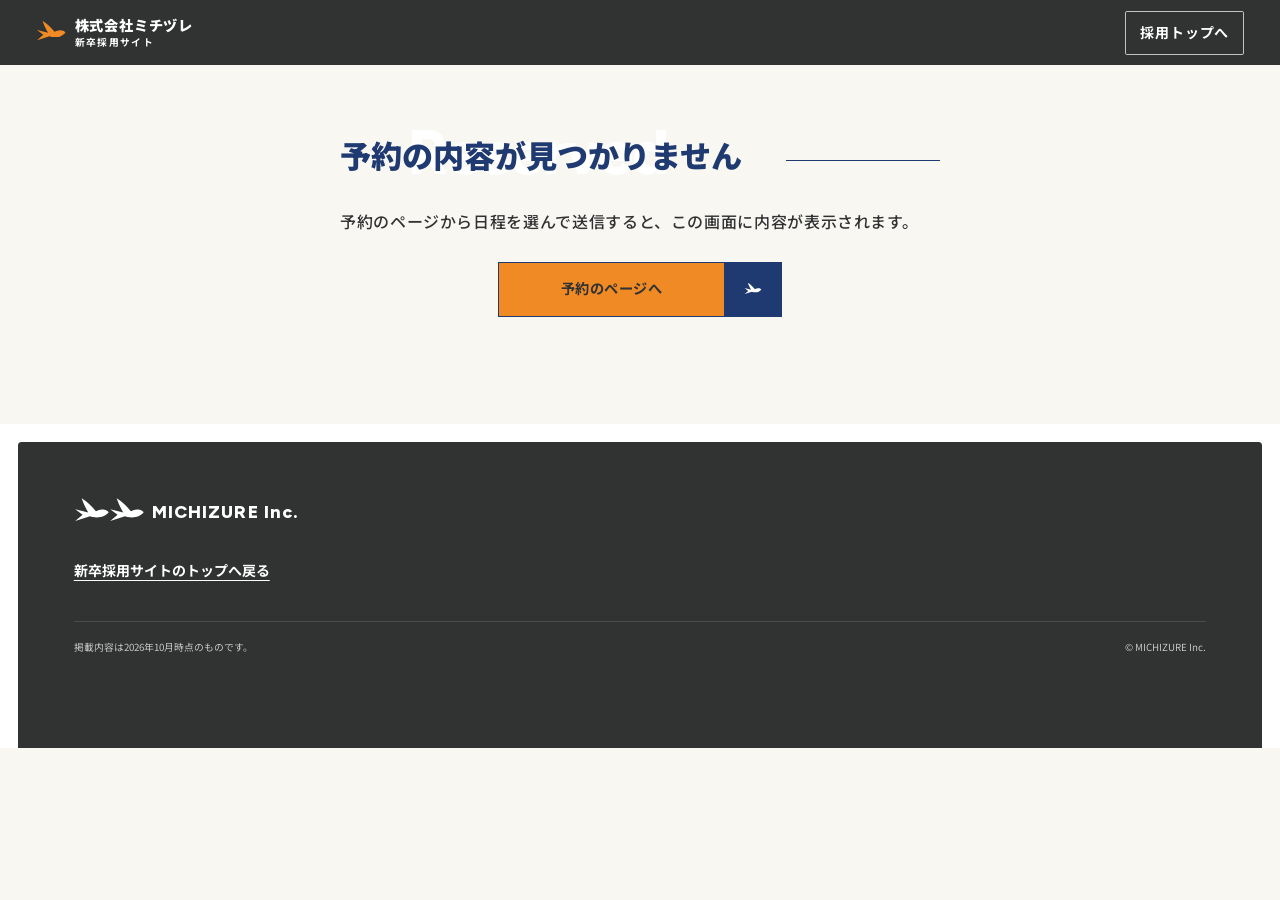
<file: seminar-thanks.html>
<!doctype html>
<html lang="ja">
<head>
<meta charset="utf-8">
<meta name="viewport" content="width=device-width, initial-scale=1">
<meta name="robots" content="noindex, nofollow">
<title>予約完了 | 株式会社ミチヅレ 新卒採用</title>
<link rel="icon" href="favicon.ico" sizes="32x32">
<link rel="icon" href="favicon.svg" type="image/svg+xml">
<link rel="apple-touch-icon" href="apple-touch-icon.png">
<link rel="stylesheet" href="css/style.css?v=35">
<link rel="stylesheet" href="fonts/google-fonts.css?v=5">
<link rel="stylesheet" href="css/sections.css?v=50">
<link rel="stylesheet" href="css/add.css?v=29">
<link rel="stylesheet" href="css/form.css?v=5">
</head>
<body class="page-form">
<svg width="0" height="0" style="position:absolute" aria-hidden="true" focusable="false"><symbol id="swallow" viewBox="0 0 24 24"><path d="M23.4 11.6C22.3 10.3 20.8 9.6 19 9.8 17.4 9.9 16 10.4 14.8 11 12.6 8.4 9.4 4.8 5.2 2.2 6.4 6 8 9 9.6 11.8L0.8 9.6 5.8 13.4 0.8 17.6 10.8 14.4C12.4 15.2 17.2 15.6 19.8 14.4 21.2 13.7 22.6 12.8 23.4 11.6Z"/></symbol></svg>
<header class="l-header">
  <div class="header">
    <p class="header__company"><svg class="swallow header__mark" viewBox="0 0 24 24" aria-hidden="true" focusable="false"><use href="#swallow"/></svg><span class="header__companyName"><span class="header__companyJp">株式会社ミチヅレ</span><span class="header__companySub">新卒採用サイト</span></span></p>
    <a class="f-headerBack" href="index.html">採用トップへ</a>
  </div>
</header>

<main class="f-main">
  <div class="f-inner">
    <div id="thanks-ok" hidden>
      <hgroup class="subHeading"><h1 class="subHeading__jp" id="thanks-h" tabindex="-1">ご予約を受け付けました</h1><p class="subHeading__en" aria-hidden="true">Reserved</p></hgroup>
      <p class="f-lead">ご予約ありがとうございます。当日説明会でお会いできることを楽しみにしております。</p>
      <dl class="f-summary" aria-label="予約の内容">
        <div><dt>会社説明会の日程</dt><dd id="s-date"></dd></div>
        <div><dt>場所</dt><dd id="s-place"></dd></div>
      </dl>
      <h2 class="f-next__h">このあとの流れ</h2>
      <ol class="f-next">
        <li><h3>確認メールが届きます</h3><p id="s-mail">ご入力のメールアドレス宛に、予約内容の確認メールをお送りします。5分以内に届かない場合はご登録のメールアドレスに間違いがないか、また、迷惑メールフォルダをご確認ください。</p></li>
        <li><h3>参加方法について</h3><p>オンラインの方には参加用のURLを開催日の前日までに、会場へお越しの方には集合場所を開催日の10日前までに、ご登録のメールアドレス宛にお送りします。</p></li>
        <li><h3>エントリーについて</h3><p>エントリーの方法は説明会でご案内します。エントリーのあとに履歴書とエントリーシートをWebでご提出いただき、2回の面接を行います。書類選考は行いません。</p></li>
      </ol>
      <div class="f-back"><a class="button" href="index.html"><span class="button__inner"><span class="button__text" aria-hidden="true">採用トップへ戻る</span><span class="button__text">採用トップへ戻る</span></span><span class="button__icon"><svg class="swallow" viewBox="0 0 24 24" aria-hidden="true" focusable="false"><use href="#swallow"/></svg></span></a></div>
    </div>
    <div id="thanks-none" hidden>
      <hgroup class="subHeading"><h1 class="subHeading__jp">予約の内容が見つかりません</h1><p class="subHeading__en" aria-hidden="true">Reserved</p></hgroup>
      <p class="f-lead">予約のページから日程を選んで送信すると、この画面に内容が表示されます。</p>
      <div class="f-back"><a class="button button--cv" href="seminar.html"><span class="button__inner"><span class="button__text" aria-hidden="true">予約のページへ</span><span class="button__text">予約のページへ</span></span><span class="button__icon"><svg class="swallow" viewBox="0 0 24 24" aria-hidden="true" focusable="false"><use href="#swallow"/></svg></span></a></div>
    </div>
  </div>
</main>
<footer class="l-footer">
  <div class="footer">
    <div class="footer__logo"><span class="footer__mark" aria-hidden="true"><svg class="swallow swallow--white" viewBox="0 0 24 24" aria-hidden="true" focusable="false"><use href="#swallow"/></svg><svg class="swallow swallow--white" viewBox="0 0 24 24" aria-hidden="true" focusable="false"><use href="#swallow"/></svg></span><span class="footer__companyName">MICHIZURE Inc.</span></div>
    <a class="f-footerLink" href="index.html">新卒採用サイトのトップへ戻る</a>
    <div class="footer__bottom">
      <p>掲載内容は2026年10月時点のものです。</p>
      <p><small>© MICHIZURE Inc.</small></p>
    </div>
  </div>
</footer>

<script src="js/form-data.js?v=4"></script>
<script src="js/thanks.js?v=3"></script>
</body>
</html>
</file>
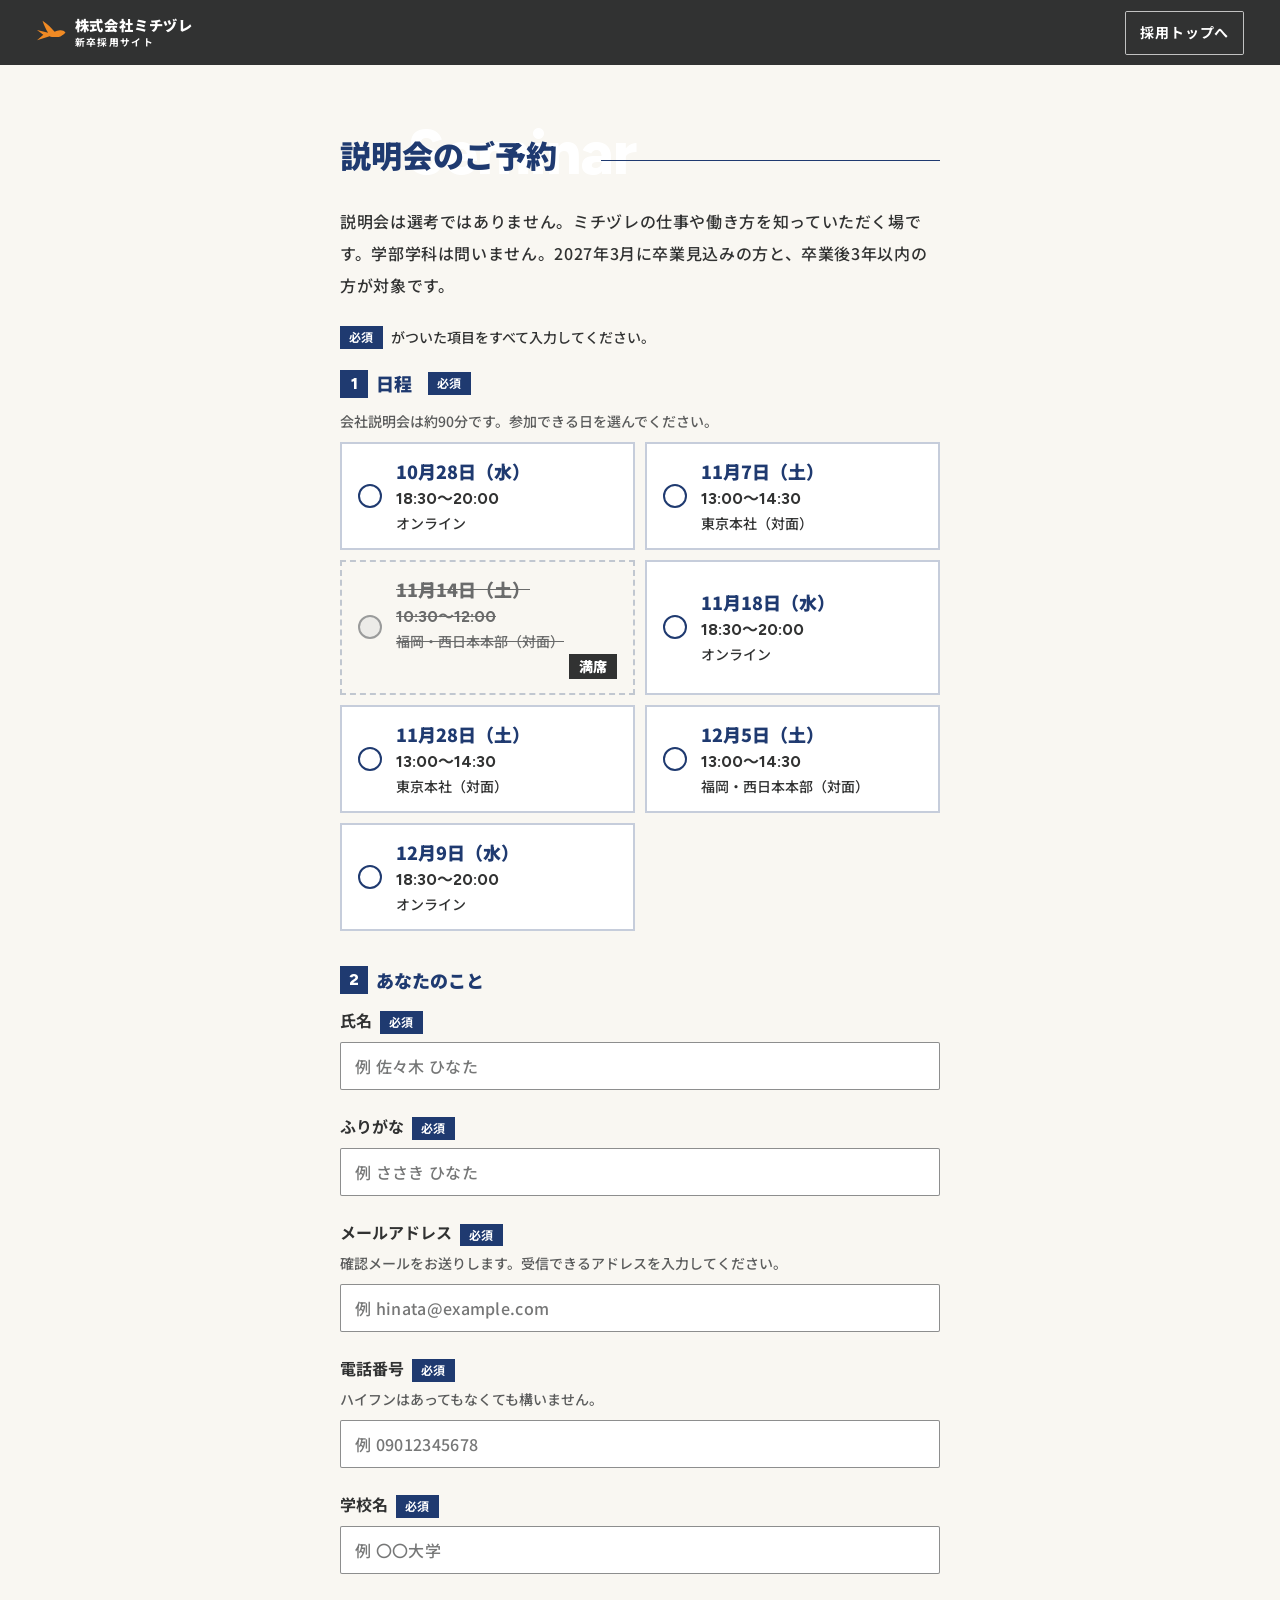
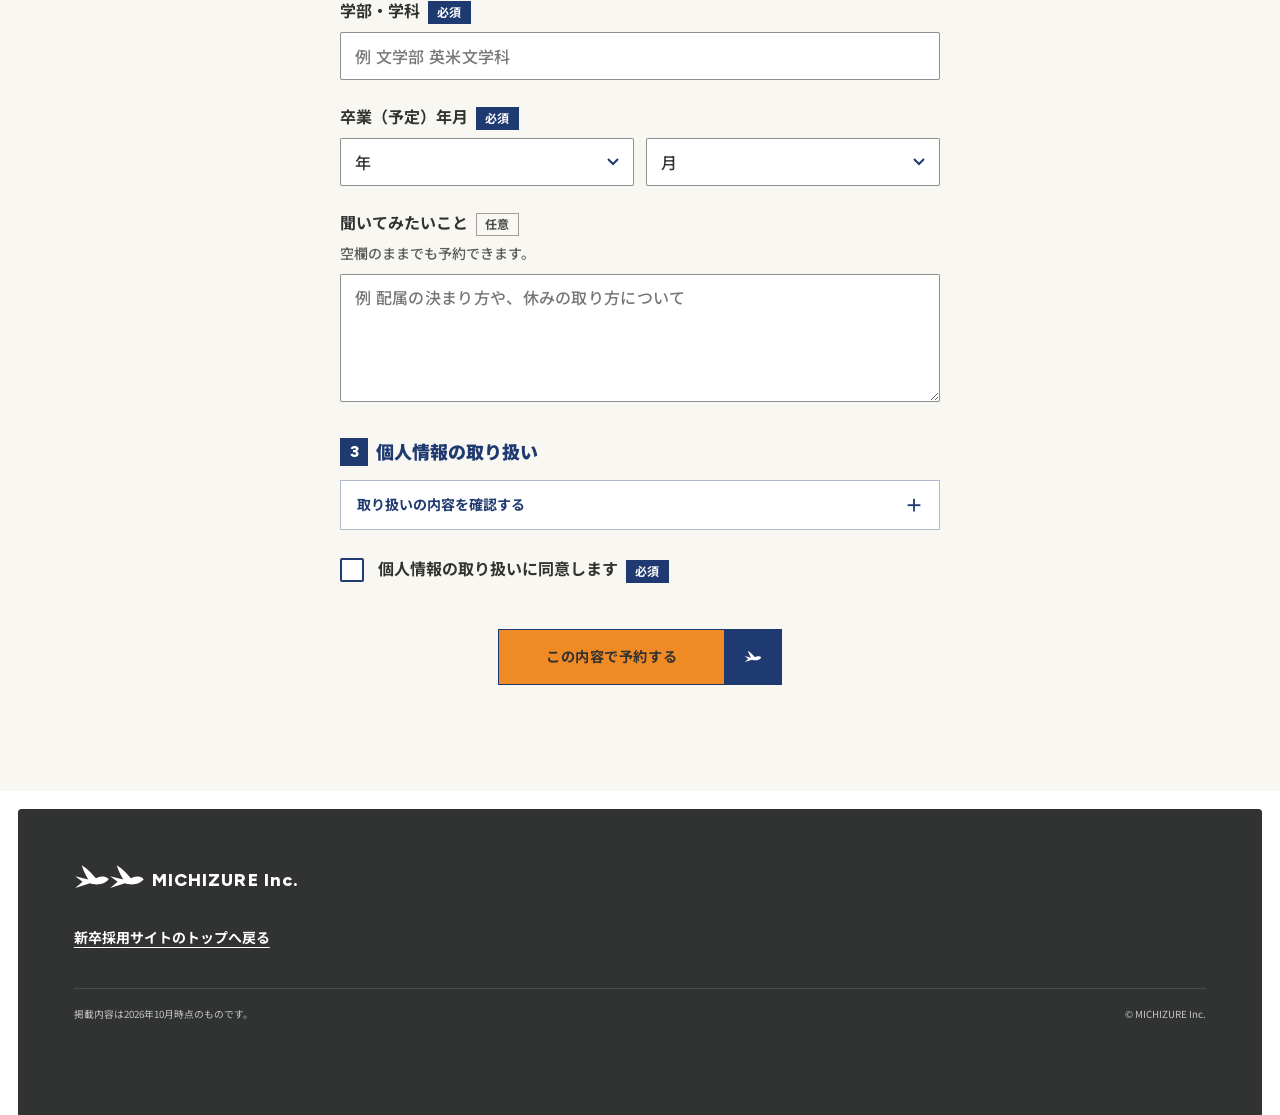
<file: seminar.html>
<!doctype html>
<html lang="ja">
<head>
<meta charset="utf-8">
<meta name="viewport" content="width=device-width, initial-scale=1">
<meta name="robots" content="noindex, nofollow">
<title>説明会の予約 | 株式会社ミチヅレ 新卒採用</title>
<meta name="description" content="株式会社ミチヅレ新卒採用の会社説明会の予約ページです。「とにかく旅が好き。」もしそんな気持ちがあったら、自分も旅に出られる環境で、私たちと一緒にお客様の旅を紡ぎませんか？一緒に働けることを楽しみにしています。">
<link rel="canonical" href="https://michizure-recruit.pages.dev/seminar">
<meta property="og:type" content="website">
<meta property="og:site_name" content="株式会社ミチヅレ 新卒採用">
<meta property="og:title" content="説明会の予約 | 株式会社ミチヅレ 新卒採用">
<meta property="og:description" content="株式会社ミチヅレ新卒採用の会社説明会の予約ページです。「とにかく旅が好き。」もしそんな気持ちがあったら、自分も旅に出られる環境で、私たちと一緒にお客様の旅を紡ぎませんか？一緒に働けることを楽しみにしています。">
<meta property="og:url" content="https://michizure-recruit.pages.dev/seminar">
<meta property="og:image" content="https://michizure-recruit.pages.dev/assets/img/ogp.jpg">
<meta property="og:image:width" content="1200">
<meta property="og:image:height" content="630">
<meta property="og:image:alt" content="雲海の朝日を背に旗を掲げる添乗員と「株式会社ミチヅレ 新卒採用サイト」の文字">
<meta property="og:locale" content="ja_JP">
<meta name="twitter:card" content="summary_large_image">
<link rel="icon" href="favicon.ico" sizes="32x32">
<link rel="icon" href="favicon.svg" type="image/svg+xml">
<link rel="apple-touch-icon" href="apple-touch-icon.png">
<link rel="stylesheet" href="css/style.css?v=35">
<link rel="stylesheet" href="fonts/google-fonts.css?v=5">
<link rel="stylesheet" href="css/sections.css?v=50">
<link rel="stylesheet" href="css/add.css?v=29">
<link rel="stylesheet" href="css/form.css?v=5">
</head>
<body class="page-form">
<svg width="0" height="0" style="position:absolute" aria-hidden="true" focusable="false"><symbol id="swallow" viewBox="0 0 24 24"><path d="M23.4 11.6C22.3 10.3 20.8 9.6 19 9.8 17.4 9.9 16 10.4 14.8 11 12.6 8.4 9.4 4.8 5.2 2.2 6.4 6 8 9 9.6 11.8L0.8 9.6 5.8 13.4 0.8 17.6 10.8 14.4C12.4 15.2 17.2 15.6 19.8 14.4 21.2 13.7 22.6 12.8 23.4 11.6Z"/></symbol></svg>
<header class="l-header">
  <div class="header">
    <p class="header__company"><svg class="swallow header__mark" viewBox="0 0 24 24" aria-hidden="true" focusable="false"><use href="#swallow"/></svg><span class="header__companyName"><span class="header__companyJp">株式会社ミチヅレ</span><span class="header__companySub">新卒採用サイト</span></span></p>
    <a class="f-headerBack" href="index.html">採用トップへ</a>
  </div>
</header>

<main class="f-main">
  <div class="f-inner">
    <hgroup class="subHeading"><h1 class="subHeading__jp">説明会のご予約</h1><p class="subHeading__en" aria-hidden="true">Seminar</p></hgroup>
    <p class="f-lead">説明会は選考ではありません。ミチヅレの仕事や働き方を知っていただく場です。学部学科は問いません。2027年3月に卒業見込みの方と、卒業後3年以内の方が対象です。</p>
    <noscript><p class="f-noscript">予約フォームの表示にはJavaScriptが必要です。ブラウザの設定で有効にしてください。</p></noscript>

    <form class="f-form" id="seminar-form" novalidate autocomplete="on">
      <p class="f-reqNote"><span class="f-tag f-tag--req">必須</span>がついた項目をすべて入力してください。</p>

      <fieldset class="f-group" id="g-slot">
        <legend class="f-legend"><span class="f-legend__no" aria-hidden="true">1</span>日程<span class="f-tag f-tag--req">必須</span></legend>
        <p class="f-slotHint" id="slot-hint">会社説明会は約90分です。参加できる日を選んでください。</p>
        <div class="f-slots" id="slots" aria-live="polite"></div>
        <p class="f-error" id="err-slot" role="alert"></p>
      </fieldset>

      <section class="f-group f-group--fields" aria-labelledby="h-you">
        <h2 class="f-legend" id="h-you"><span class="f-legend__no" aria-hidden="true">2</span>あなたのこと</h2>

        <div class="f-field" data-field="name">
          <label class="f-label" for="name">氏名<span class="f-tag f-tag--req">必須</span></label>
          <input class="f-input" id="name" name="name" type="text" autocomplete="name" placeholder="例 佐々木 ひなた" aria-describedby="err-name" maxlength="50">
          <p class="f-error" id="err-name" role="alert"></p>
        </div>
        <div class="f-field" data-field="kana">
          <label class="f-label" for="kana">ふりがな<span class="f-tag f-tag--req">必須</span></label>
          <input class="f-input" id="kana" name="kana" type="text" autocomplete="off" lang="ja" placeholder="例 ささき ひなた" aria-describedby="err-kana" maxlength="60">
          <p class="f-error" id="err-kana" role="alert"></p>
        </div>
        <div class="f-field" data-field="email">
          <label class="f-label" for="email">メールアドレス<span class="f-tag f-tag--req">必須</span></label>
          <p class="f-hint" id="hint-email">確認メールをお送りします。受信できるアドレスを入力してください。</p>
          <input class="f-input" id="email" name="email" type="email" inputmode="email" autocomplete="email" autocapitalize="none" spellcheck="false" placeholder="例 hinata@example.com" aria-describedby="hint-email err-email" maxlength="100">
          <p class="f-error" id="err-email" role="alert"></p>
        </div>
        <div class="f-field" data-field="tel">
          <label class="f-label" for="tel">電話番号<span class="f-tag f-tag--req">必須</span></label>
          <p class="f-hint" id="hint-tel">ハイフンはあってもなくても構いません。</p>
          <input class="f-input" id="tel" name="tel" type="tel" inputmode="tel" autocomplete="tel" placeholder="例 09012345678" aria-describedby="hint-tel err-tel" maxlength="20">
          <p class="f-error" id="err-tel" role="alert"></p>
        </div>
        <div class="f-field" data-field="school">
          <label class="f-label" for="school">学校名<span class="f-tag f-tag--req">必須</span></label>
          <input class="f-input" id="school" name="school" type="text" autocomplete="organization" placeholder="例 〇〇大学" aria-describedby="err-school" maxlength="60">
          <p class="f-error" id="err-school" role="alert"></p>
        </div>
        <div class="f-field" data-field="dept">
          <label class="f-label" for="dept">学部・学科<span class="f-tag f-tag--req">必須</span></label>
          <input class="f-input" id="dept" name="dept" type="text" autocomplete="off" placeholder="例 文学部 英米文学科" aria-describedby="err-dept" maxlength="60">
          <p class="f-error" id="err-dept" role="alert"></p>
        </div>
        <fieldset class="f-field f-field--grad" data-field="grad">
          <legend class="f-label">卒業（予定）年月<span class="f-tag f-tag--req">必須</span></legend>
          <div class="f-selects">
            <div class="f-select"><label class="sr-only" for="gradYear">卒業（予定）の年</label><select class="f-input" id="gradYear" name="gradYear" autocomplete="off" aria-describedby="err-grad"><option value="">年</option><option value="2027">2027年</option><option value="2026">2026年</option><option value="2025">2025年</option><option value="2024">2024年</option></select></div>
            <div class="f-select"><label class="sr-only" for="gradMonth">卒業（予定）の月</label><select class="f-input" id="gradMonth" name="gradMonth" autocomplete="off" aria-describedby="err-grad"><option value="">月</option><option value="1">1月</option><option value="2">2月</option><option value="3">3月</option><option value="4">4月</option><option value="5">5月</option><option value="6">6月</option><option value="7">7月</option><option value="8">8月</option><option value="9">9月</option><option value="10">10月</option><option value="11">11月</option><option value="12">12月</option></select></div>
          </div>
          <p class="f-error" id="err-grad" role="alert"></p>
        </fieldset>
        <div class="f-field" data-field="ask">
          <label class="f-label" for="ask">聞いてみたいこと<span class="f-tag">任意</span></label>
          <p class="f-hint" id="hint-ask">空欄のままでも予約できます。</p>
          <textarea class="f-input f-textarea" id="ask" name="ask" rows="4" autocomplete="off" placeholder="例 配属の決まり方や、休みの取り方について" aria-describedby="hint-ask" maxlength="500"></textarea>
        </div>
      </section>

      <section class="f-group f-group--consent" aria-labelledby="h-consent">
        <h2 class="f-legend" id="h-consent"><span class="f-legend__no" aria-hidden="true">3</span>個人情報の取り扱い</h2>
        <details class="f-privacy">
          <summary>取り扱いの内容を確認する</summary>
          <ul>
            <li>ご入力いただいた内容は説明会のご案内と、その後の選考に関するご連絡のために使います。</li>
            <li>法令に基づく場合を除き、ご本人の同意なく第三者に提供することはありません。</li>
            <li>必須の項目が空のままだと、予約を受け付けられません。</li>
          </ul>
        </details>
        <div class="f-field" data-field="consent">
          <label class="f-check"><input type="checkbox" id="consent" name="consent" value="1" aria-describedby="err-consent"><span class="f-check__text">個人情報の取り扱いに同意します<span class="f-tag f-tag--req">必須</span></span></label>
          <p class="f-error" id="err-consent" role="alert"></p>
        </div>
      </section>

      <div class="f-hp" aria-hidden="true"><label for="website">この欄は空のままにしてください</label><input id="website" name="website" type="text" tabindex="-1" autocomplete="off"></div>
      <p class="f-status" id="form-status" role="alert"></p>
      <div class="f-submit">
        <button class="button button--cv" type="submit"><span class="button__inner"><span class="button__text" aria-hidden="true">この内容で予約する</span><span class="button__text">この内容で予約する</span></span><span class="button__icon"><svg class="swallow" viewBox="0 0 24 24" aria-hidden="true" focusable="false"><use href="#swallow"/></svg></span></button>
      </div>
    </form>
  </div>
</main>
<footer class="l-footer">
  <div class="footer">
    <div class="footer__logo"><span class="footer__mark" aria-hidden="true"><svg class="swallow swallow--white" viewBox="0 0 24 24" aria-hidden="true" focusable="false"><use href="#swallow"/></svg><svg class="swallow swallow--white" viewBox="0 0 24 24" aria-hidden="true" focusable="false"><use href="#swallow"/></svg></span><span class="footer__companyName">MICHIZURE Inc.</span></div>
    <a class="f-footerLink" href="index.html">新卒採用サイトのトップへ戻る</a>
    <div class="footer__bottom">
      <p>掲載内容は2026年10月時点のものです。</p>
      <p><small>© MICHIZURE Inc.</small></p>
    </div>
  </div>
</footer>

<script src="js/form-data.js?v=4"></script>
<script src="js/form.js?v=3"></script>
</body>
</html>
</file>
<file: css/style.css>
/* ===== tokens ===== */
:root {
  --c-primary: #1F3A70;
  --c-accent: #F08A24;
  --c-accent-soft: #F6B048;
  --c-accent-stripe: #F5A54A;
  --c-ink: #313232;
  --c-paper: #F9F7F2;
  --c-white: #FFFFFF;
  --c-scrim: 23, 36, 64;
  --ff-jp: 'Noto Sans JP', 'Hiragino Kaku Gothic ProN', 'Hiragino Sans', 'Yu Gothic', sans-serif;
  --ff-en: 'Figtree', 'Helvetica Neue', Arial, sans-serif;
  --ff-fv: 'Noto FV', 'Noto Sans JP', 'Hiragino Sans', sans-serif;
}

@font-face {
  font-family: 'Noto FV';
  font-weight: 900;
  font-style: normal;
  font-display: block;
  src: url(../fonts/noto-fv5-900.woff2) format('woff2'); /* FV の文字用に「君が紡ぐ旅。」だけを切り出したもの */
}

/* ===== unit system: 1rem = 1px @360 (SP) / @1440 (PC) ===== */
html { font-size: calc(100vw / 360); -webkit-text-size-adjust: 100%; }
@media (min-width: 769px) { html { font-size: calc(100vw / 1440); } }

*, *::before, *::after { box-sizing: border-box; }
body {
  margin: 0;
  min-width: 320px;
  overflow-x: clip;
  background: var(--c-paper);
  color: var(--c-ink);
  font-family: var(--ff-jp);
  font-weight: 700;
  font-size: 16rem;
  line-height: 1.5;
}
img { display: block; max-width: 100%; }
a { color: inherit; text-decoration: none; }
ul { margin: 0; padding: 0; list-style: none; }
p, h1 { margin: 0; }
button { font: inherit; color: inherit; background: none; border: 0; padding: 0; cursor: pointer; }
::selection { color: #fff; background: #3A4552; }
:focus-visible { outline: 2rem solid var(--c-primary); outline-offset: 3rem; }
.l-header :focus-visible { outline-color: var(--c-accent); }

.spOnly { display: inline; }
.pcOnly { display: none; }
@media (min-width: 769px) { .spOnly { display: none; } .pcOnly { display: inline; } }

.header__company, .header__btnEn { font-family: var(--ff-en); }

/* ===== header (non-sticky) ===== */
.l-header { position: absolute; top: 0; left: 0; z-index: 999999; width: 100%; }
.header {
  position: relative;
  display: flex;
  align-items: center;
  height: 64rem;
  background: var(--c-ink);
}
/* トップはヘッダーを FV の写真の上に透明で重ねる（説明会ページはクリーム地なので紺のまま） */
.l-header--overFv .header { background: transparent; }
.header__company {
  display: flex; align-items: center; gap: 8rem;
  padding-left: 16rem;
  font-size: 10rem; font-weight: 700; line-height: 1.4; letter-spacing: 3rem;
  color: #fff; white-space: nowrap;
}
.header__company span { display: block; }
.header__companyName { font-family: var(--ff-jp); letter-spacing: .08em; }
.header__companyJp { font-size: 14rem; font-weight: 900; line-height: 1.3; }
.header__companySub { margin-top: 2rem; font-size: 10rem; font-weight: 700; line-height: 1.3; letter-spacing: .14em; }
/* 社名の左のツバメ（タブのアイコンと同じ形と色） */
.header__mark { flex: none; width: 28rem; height: 28rem; color: var(--c-accent); fill: currentColor; }
.header__btn {
  display: flex; flex-direction: column; align-items: center; justify-content: center;
  flex: none; width: 72rem; padding: 10rem 8.5rem; margin-right: 10rem;
  border-radius: 2rem; color: var(--c-ink); transition: opacity .4s;
}
.header__btn--entry { margin-left: auto; background: var(--c-accent); }
.header__btn--seminar { margin-left: auto; background: var(--c-accent); padding-inline: 4rem; }
.header__btnEn { font-size: 15rem; font-weight: 700; line-height: 1; letter-spacing: 1.5rem; text-transform: uppercase; white-space: nowrap; }
.header__btn--seminar .header__btnEn { font-size: 12rem; letter-spacing: .6rem; }
.header__btnJp { margin-top: 6rem; font-size: 10rem; font-weight: 700; line-height: .8; letter-spacing: .4rem; white-space: nowrap; }
.header__nav {
  display: none;
  position: absolute; top: 80rem; left: 0; right: 0;
  margin: 0 16rem; padding: 28rem 20rem 28rem 40rem;
  background: var(--c-ink); border-radius: 2rem;
}
.header__nav a { display: block; padding: 20rem 0; font-size: 15rem; font-weight: 700; line-height: 1.4; letter-spacing: .06em; color: #fff; transition: opacity .4s; }

/* ===== FV ===== */
.l-fv { position: relative; }
.l-fv__bg {
  position: fixed; top: 0; left: 0; z-index: 0;
  width: 100%; height: 100vh; height: 100lvh;
  overflow: hidden;
}
.l-fv__bg picture { display: block; width: 100%; height: 100%; }
.l-fv__bg img { width: 100%; height: 100%; object-fit: cover; object-position: 50% 50%; }
/* 背景動画。最初の1コマと同じ静止画（picture）の上に重ね、再生が始まってから出す */
.l-fv__video {
  position: absolute; inset: 0;
  width: 100%; height: 100%; object-fit: cover; object-position: 50% 50%;
  opacity: 0; transition: opacity .6s;
}
.l-fv__video.is-playing { opacity: 1; }
.l-fv__scrim {
  position: absolute; inset: 0;
  background:
    /* 上端: 透明なヘッダーの白い文字を、雪や明るい空のシーンでも読めるようにする */
    linear-gradient(180deg, rgba(var(--c-scrim), .55) 0, rgba(var(--c-scrim), .25) 70rem, rgba(var(--c-scrim), 0) 150rem),
    linear-gradient(180deg, rgba(var(--c-scrim), 0) 0%, rgba(var(--c-scrim), 0) 55%, rgba(var(--c-scrim), .42) 80%, rgba(var(--c-scrim), .62) 100%);
}
.fv {
  position: relative; z-index: 1;
  min-height: 100vh; min-height: 100dvh;
  border-bottom: 20rem solid var(--c-paper);
}
/* FV 左下の「旅」。参考サイトの「開拓者。」と同じ組み方（極太・横に倒して縦に伸ばす）。大きさは旧「つくり手。」の2倍。
   色は FV 下端のクリームの帯と同じにして、字の下の部分を帯に沈めてつなげる */
.fv__tabi {
  position: absolute; left: 6rem; bottom: -10rem; margin: 0;
  font-family: var(--ff-fv); font-weight: 900; color: var(--c-paper);
  font-size: 140rem; line-height: 1; letter-spacing: -.03em; white-space: nowrap;
  transform: scaleY(1.6); transform-origin: left bottom;
  pointer-events: none;
}
/* FV 右側の縦書き「君が紡ぐ」。左下の「旅」と同じ書体・色・組み方で、「が」「ぐ」だけ小さくして漢字を立てる */
.fv__kimi {
  position: absolute; right: 12rem; top: 78rem; margin: 0;
  writing-mode: vertical-rl;
  font-family: var(--ff-fv); font-weight: 900; color: var(--c-paper);
  font-size: 76rem; line-height: 1; letter-spacing: -.02em; white-space: nowrap;
  transform: scaleY(1.3); transform-origin: right top;
  text-shadow: 0 0 18rem rgba(var(--c-scrim), .35);
  pointer-events: none;
  contain: layout; /* 縦書きの字の箱が行より太く、右へはみ出してスマホのページ幅を広げるので閉じ込める */
}
.fv__kana { font-size: .56em; }
/* 見出しは画面に出さない（FV は写真だけ）。ページ唯一の h1 として検索と読み上げのために残す */
.fv__title { position: absolute; width: 1px; height: 1px; margin: -1px; padding: 0; overflow: hidden; clip: rect(0 0 0 0); white-space: nowrap; border: 0; }

@media (min-width: 769px) {
}

/* Statement の点線の SVG。本来の指定は後から読む sections.css にあり、そちらが後勝ちで上書きする。
   それまでの間に流れの中で場所を取ってレイアウトがずれる（CLS）ので、大きさ0で流れから外しておく */
.stRoute { position: absolute; width: 0; height: 0; }

/* ===== fixed banner ===== */
.l-fvBanner {
  position: fixed; z-index: 9;
  right: 0; bottom: calc(12rem + env(safe-area-inset-bottom));
  width: 170rem; height: 60rem;
  opacity: 0; visibility: hidden; transform: translateY(12rem);
  transition: opacity .4s ease, transform .4s ease, visibility 0s linear .4s;
}
.l-fvBanner.is-visible { opacity: 1; visibility: visible; transform: none; transition: opacity .4s ease, transform .4s ease; }
.l-fvBanner.is-visible:hover { opacity: .8; }
.l-fvBanner__band {
  position: absolute; inset: 0;
  display: flex; flex-direction: column; justify-content: center; align-items: center;
  padding: 0 10rem;
  background: repeating-linear-gradient(-45deg, var(--c-accent-soft) 0 7rem, var(--c-accent-stripe) 7rem 14rem);
  color: var(--c-primary); font-weight: 900; line-height: 1;
}
.l-fvBanner__main { font-size: 20rem; }
.l-fvBanner__sub { margin-top: 3rem; font-size: 11rem; }
@media (min-width: 769px) {
  /* 旧「つくり手。」と同じ計算: k＝FV の高さ（上下の 92rem を除く）の1%と幅の0.75%の小さい方 */
  .fv__kimi { --k: min((100dvh - 92rem) / 100, .75vw); right: 6vw; top: calc(14 * var(--k)); font-size: min(16 * var(--k), 9vw); text-shadow: 0 0 calc(4 * var(--k)) rgba(var(--c-scrim), .35); }
  .fv__tabi { --k: min((100dvh - 92rem) / 100, .75vw); left: 6vw; bottom: calc(2 * var(--k) - 19rem); font-size: calc(40 * var(--k)); transform: scaleY(1.45); }
}
@media (min-width: 769px) {
  .l-fvBanner { width: 340rem; height: 120rem; bottom: 4rem; }
  .l-fvBanner__band { padding: 0 20rem; }
  .l-fvBanner__main { font-size: 42rem; }
  .l-fvBanner__sub { margin-top: 6rem; font-size: 20rem; }
}

/* ===== next section dummy (replaced later) ===== */
.l-dummy { position: relative; z-index: 1; min-height: 100vh; padding: 80rem 22rem; background: var(--c-paper); }
.l-dummy__text { margin-bottom: 40rem; font-size: 16rem; line-height: 2.5; letter-spacing: .04em; }

/* ===== button (shared component, swallow icon) ===== */
.button { display: inline-flex; width: 100%; max-width: 320rem; max-height: 65rem; align-items: center; }
.button__inner { position: relative; flex: 1; max-width: 256rem; height: 62.5rem; overflow: hidden; border: 1rem solid var(--c-primary); }
.button__text {
  position: absolute; top: 0; width: 100%; padding: 21rem 0; transform: translateY(-2rem);
  text-align: center; color: var(--c-primary); font-size: 16rem; font-weight: 700; line-height: 1.4; letter-spacing: .04em;
  transition: all .4s;
}
.button__text:nth-of-type(1) { left: -100%; }
.button__text:nth-of-type(2) { left: 0; }
.button__icon { position: relative; flex: none; width: 64rem; height: 62.5rem; background: var(--c-primary); border: 1rem solid var(--c-primary); }
.button .swallow { position: absolute; left: 20rem; top: 21rem; width: 20rem; height: 20rem; fill: #fff; transition: transform .4s; }
.button:hover .button__text, .button:focus-visible .button__text { background: var(--c-primary); color: #fff; }
.button:hover .button__text:nth-of-type(1), .button:focus-visible .button__text:nth-of-type(1) { left: 0; }
.button:hover .button__text:nth-of-type(2), .button:focus-visible .button__text:nth-of-type(2) { left: 100%; }
.button:hover .swallow, .button:focus-visible .swallow { transform: translateX(5rem); }
@media (min-width: 769px) { .button__text { font-size: max(16rem, 14px); } }

/* ===== header PC ===== */
@media (min-width: 769px) {
  .header { height: auto; padding: 12rem 0; }
  .header__company { gap: 10rem; padding-left: 40rem; margin-right: 205rem; font-size: 11rem; letter-spacing: 2.75rem; }
  .header__mark { width: 34rem; height: 34rem; }
  .header__companyJp { font-size: 16rem; }
  .header__companySub { font-size: 11rem; }
  .header__nav { display: block; position: static; margin: 0; padding: 0; background: none; border-radius: 0; }
  .header__nav ul { display: flex; }
  .header__nav a { padding: 13.5rem 20rem; }
  .header__btn { width: 160rem; height: 48rem; padding: 0; margin-right: 12rem; border-radius: 4rem; }
  .header__btn--seminar { padding-inline: 0; }
  .header__btn--entry { order: 3; }
  .header__btn--seminar { order: 4; }
  .header__nav { order: 2; }
  .header__btnEn, .header__btn--seminar .header__btnEn { font-size: 16rem; letter-spacing: .1em; }
  .header__btnJp { margin-top: 4rem; font-size: 13rem; letter-spacing: .52rem; line-height: 1; }
}

@media (hover: hover) {
  .header__btn:hover, .header__nav a:hover { opacity: .5; }
}
@media (prefers-reduced-motion: reduce) {
  .l-fvBanner, .l-fvBanner.is-visible { transition: none; }
  .button__text { transition: background-color .2s, color .2s; }
  .button:hover .button__text:nth-of-type(1), .button:focus-visible .button__text:nth-of-type(1) { left: -100%; }
  .button:hover .button__text:nth-of-type(2), .button:focus-visible .button__text:nth-of-type(2) { left: 0; }
}
</file>
<file: css/fv-michi.css>
/* ===== FV を横切って飛ぶミチ（js/fv-michi.js が .fv の中に枠と img を差し込む） ===== */
/* 枠からはみ出した分は切り取る。はみ出すとスマホがページ全体を縮小表示してしまう */
.fvMichi__stage { position: absolute; inset: 0; z-index: 2; overflow: hidden; pointer-events: none; }
/* 羽を振り上げても先が切れないよう、SVG の枠は羽先まで広げてある（img では枠の外が描かれない）
   左下の画面外から入り、空の上のほうを波打ちながら右上へ抜ける。飛んだあとは数秒休んでまた来る */
.fvMichi {
  position: absolute; left: 0; top: 0; z-index: 2;
  width: 183rem; height: auto; /* 羽先まで入る枠（730）に広げた分、体の大きさは 150rem 相当のまま */
  pointer-events: none;
  animation: fvMichiFly 13s cubic-bezier(.45, 0, .55, 1) 1.2s infinite both;
  will-change: transform;
}
.fvMichi.is-paused { animation-play-state: paused; }
@keyframes fvMichiFly {
  0%   { transform: translate(-45vw, 56dvh) rotate(-8deg); }
  18%  { transform: translate(8vw, 37dvh) rotate(-12deg); }
  34%  { transform: translate(36vw, 41dvh) rotate(5deg); }
  52%  { transform: translate(70vw, 32dvh) rotate(-10deg); }
  64%  { transform: translate(118vw, 20dvh) rotate(-14deg); }
  100% { transform: translate(118vw, 20dvh) rotate(-14deg); }
}
@media (min-width: 769px) {
  .fvMichi { width: 414rem; }
  @keyframes fvMichiFly {
    0%   { transform: translate(-30vw, 61dvh) rotate(-8deg); }
    18%  { transform: translate(10vw, 37dvh) rotate(-12deg); }
    34%  { transform: translate(30vw, 45dvh) rotate(5deg); }
    52%  { transform: translate(52vw, 29dvh) rotate(-10deg); }
    64%  { transform: translate(110vw, 9dvh) rotate(-14deg); }
    100% { transform: translate(110vw, 9dvh) rotate(-14deg); }
  }
}
@media (prefers-reduced-motion: reduce) { .fvMichi { display: none; } }

/* スクロールを始めたらチャットボタンへ飛んでいく（js/fv-michi.js がコピーを body に置いて動かす） */
.is-michiAway .fvMichi { visibility: hidden; }
.fvMichi__sky { position: fixed; inset: 0; z-index: 11; overflow: hidden; pointer-events: none; } /* 追従バナー（9）とチャットボタン（10）より上 */
.fvMichi__flyer {
  position: absolute; left: 0; top: 0;
  height: auto; pointer-events: none; transform-origin: 50% 50%;
  will-change: transform, opacity;
}
</file>
<file: fonts/google-fonts.css>
@font-face{font-family:'Figtree';font-weight:600 800;font-display:swap;src:url(./figtree-latin.woff2) format('woff2');unicode-range:U+0000-00FF,U+0131,U+0152-0153,U+02BB-02BC,U+02C6,U+02DA,U+02DC,U+0304,U+0308,U+0329,U+2000-206F,U+20AC,U+2122,U+2191,U+2193,U+2212,U+2215,U+FEFF,U+FFFD}@font-face{font-family:'Noto Sans JP';font-weight:400 900;font-display:swap;src:url(https://fonts.gstatic.com/s/notosansjp/v57/-F62fjtqLzI2JPCgQBnw7HFowwII2lcnk-AFfrgQrvWXpdFg3KXxAMsKMbdN.0.woff2) format('woff2');unicode-range:U+25ee8,U+25f23,U+25f5c,U+25fd4,U+25fe0,U+25ffb,U+2600c,U+26017,U+26060,U+260ed,U+26222,U+2626a,U+26270,U+26286,U+2634c,U+26402,U+2667e,U+266b0,U+2671d,U+268dd,U+268ea,U+26951,U+2696f,U+26999,U+269dd,U+26a1e,U+26a58,U+26a8c,U+26ab7,U+26aff,U+26c29,U+26c73,U+26c9e,U+26cdd,U+26e40,U+26e65,U+26f94,U+26ff6-26ff8,U+270f4,U+2710d,U+27139,U+273da-273db,U+273fe,U+27410,U+27449,U+27614-27615,U+27631,U+27684,U+27693,U+2770e,U+27723,U+27752,U+278b2,U+27985,U+279b4,U+27a84,U+27bb3,U+27bbe,U+27bc7,U+27c3c,U+27cb8,U+27d73,U+27da0,U+27e10,U+27eaf,U+27fb7,U+2808a,U+280bb,U+28277,U+28282,U+282f3,U+283cd,U+2840c,U+28455,U+284dc,U+2856b,U+285c8-285c9,U+286d7,U+286fa,U+28946,U+28949,U+2896b,U+28987-28988,U+289ba-289bb,U+28a1e,U+28a29,U+28a43,U+28a71,U+28a99,U+28acd,U+28add,U+28ae4,U+28bc1,U+28bef,U+28cdd,U+28d10,U+28d71,U+28dfb,U+28e0f,U+28e17,U+28e1f,U+28e36,U+28e89,U+28eeb,U+28ef6,U+28f32,U+28ff8,U+292a0,U+292b1,U+29490,U+295cf,U+2967f,U+296f0,U+29719,U+29750,U+29810,U+298c6,U+29a72,U+29d4b,U+29ddb,U+29e15,U+29e3d,U+29e49,U+29e8a,U+29ec4,U+29edb,U+29ee9,U+29fce,U+29fd7,U+2a01a,U+2a02f,U+2a082,U+2a0f9,U+2a190,U+2a2b2,U+2a38c,U+2a437,U+2a5f1,U+2a602,U+2a61a,U+2a6b2,U+2a9e6,U+2b746,U+2b751,U+2b753,U+2b75a,U+2b75c,U+2b765,U+2b776-2b777,U+2b77c,U+2b782,U+2b789,U+2b78b,U+2b78e,U+2b794,U+2b7ac,U+2b7af,U+2b7bd,U+2b7c9,U+2b7cf,U+2b7d2,U+2b7d8,U+2b7f0,U+2b80d,U+2b817,U+2b81a,U+2d544,U+2e278,U+2e569,U+2e6ea,U+2f804,U+2f80f,U+2f815,U+2f818,U+2f81a,U+2f822,U+2f828,U+2f82c,U+2f833,U+2f83f,U+2f846,U+2f852,U+2f862,U+2f86d,U+2f873,U+2f877,U+2f884,U+2f899-2f89a,U+2f8a6,U+2f8ac,U+2f8b2,U+2f8b6,U+2f8d3,U+2f8db-2f8dc,U+2f8e1,U+2f8e5,U+2f8ea,U+2f8ed,U+2f8fc,U+2f903,U+2f90b,U+2f90f,U+2f91a,U+2f920-2f921,U+2f945,U+2f947,U+2f96c,U+2f995,U+2f9d0,U+2f9de-2f9df,U+2f9f4}@font-face{font-family:'Noto Sans JP';font-weight:400 900;font-display:swap;src:url(https://fonts.gstatic.com/s/notosansjp/v57/-F62fjtqLzI2JPCgQBnw7HFowwII2lcnk-AFfrgQrvWXpdFg3KXxAMsKMbdN.2.woff2) format('woff2');unicode-range:U+ffd7,U+ffda-ffdc,U+ffe0-ffe2,U+ffe4,U+ffe6,U+ffe8-ffee,U+1f100-1f10c,U+1f110-1f16c,U+1f170-1f1ac,U+1f200-1f202,U+1f210-1f234}@font-face{font-family:'Noto Sans JP';font-weight:400 900;font-display:swap;src:url(https://fonts.gstatic.com/s/notosansjp/v57/-F62fjtqLzI2JPCgQBnw7HFowwII2lcnk-AFfrgQrvWXpdFg3KXxAMsKMbdN.3.woff2) format('woff2');unicode-range:U+fa10,U+fa12-fa6d,U+fb00-fb04,U+fe10-fe19,U+fe30-fe42,U+fe44-fe52,U+fe54-fe66,U+fe68-fe6b,U+ff02,U+ff04,U+ff07,U+ff51,U+ff5b,U+ff5d,U+ff5f-ff60,U+ff66,U+ff69,U+ff87,U+ffa1-ffbe,U+ffc2-ffc7,U+ffca-ffcf,U+ffd2-ffd6}@font-face{font-family:'Noto Sans JP';font-weight:400 900;font-display:swap;src:url(https://fonts.gstatic.com/s/notosansjp/v57/-F62fjtqLzI2JPCgQBnw7HFowwII2lcnk-AFfrgQrvWXpdFg3KXxAMsKMbdN.4.woff2) format('woff2');unicode-range:U+f92d-f959,U+f95b-f9f2,U+f9f4-fa0b,U+fa0e-fa0f}@font-face{font-family:'Noto Sans JP';font-weight:400 900;font-display:swap;src:url(https://fonts.gstatic.com/s/notosansjp/v57/-F62fjtqLzI2JPCgQBnw7HFowwII2lcnk-AFfrgQrvWXpdFg3KXxAMsKMbdN.5.woff2) format('woff2');unicode-range:U+9e8b-9e8c,U+9e8e-9e8f,U+9e91-9e92,U+9e95-9e96,U+9e98,U+9e9b,U+9e9d-9e9e,U+9ea4-9ea5,U+9ea8-9eaa,U+9eac-9eb0,U+9eb3-9eb5,U+9eb8,U+9ebc-9ebf,U+9ec3,U+9ec6,U+9ec8,U+9ecb-9ecd,U+9ecf-9ed1,U+9ed4-9ed5,U+9ed8,U+9edb-9ee0,U+9ee4-9ee5,U+9ee7-9ee8,U+9eec-9ef2,U+9ef4-9ef9,U+9efb-9eff,U+9f02-9f03,U+9f07-9f09,U+9f0e-9f12,U+9f14-9f17,U+9f19-9f1b,U+9f1f-9f22,U+9f26,U+9f2a-9f2c,U+9f2f,U+9f31-9f32,U+9f34,U+9f37,U+9f39-9f3a,U+9f3c-9f3f,U+9f41,U+9f43-9f47,U+9f4a,U+9f4e-9f50,U+9f52-9f58,U+9f5a,U+9f5d-9f61,U+9f63,U+9f66-9f6a,U+9f6c-9f73,U+9f75-9f77,U+9f7a,U+9f7d,U+9f7f,U+9f8f-9f92,U+9f94-9f97,U+9f99,U+9f9c-9fa3,U+9fa5,U+9fb4,U+9fbc-9fc2,U+9fc4,U+9fc6,U+9fcc,U+f900-f92c}@font-face{font-family:'Noto Sans JP';font-weight:400 900;font-display:swap;src:url(https://fonts.gstatic.com/s/notosansjp/v57/-F62fjtqLzI2JPCgQBnw7HFowwII2lcnk-AFfrgQrvWXpdFg3KXxAMsKMbdN.6.woff2) format('woff2');unicode-range:U+9c3e,U+9c41,U+9c43-9c4a,U+9c4e-9c50,U+9c52-9c54,U+9c56,U+9c58,U+9c5a-9c61,U+9c63,U+9c65,U+9c67-9c6b,U+9c6d-9c6e,U+9c70,U+9c72,U+9c75-9c78,U+9c7a-9c7c,U+9ce6-9ce7,U+9ceb-9cec,U+9cf0,U+9cf2,U+9cf6-9cf7,U+9cf9,U+9d02-9d03,U+9d06-9d09,U+9d0b,U+9d0e,U+9d11-9d12,U+9d15,U+9d17-9d18,U+9d1b-9d1f,U+9d23,U+9d26,U+9d2a-9d2c,U+9d2f-9d30,U+9d32-9d34,U+9d3a,U+9d3c-9d3f,U+9d41-9d48,U+9d4a,U+9d50-9d54,U+9d59,U+9d5d-9d65,U+9d69-9d6c,U+9d6f-9d70,U+9d72-9d73,U+9d76-9d77,U+9d7a-9d7c,U+9d7e,U+9d83-9d84,U+9d86-9d87,U+9d89-9d8a,U+9d8d-9d8e,U+9d92-9d93,U+9d95-9d9a,U+9da1,U+9da4,U+9da9-9dac,U+9dae,U+9db1-9db2,U+9db5,U+9db8-9dbd,U+9dbf-9dc4,U+9dc6-9dc7,U+9dc9-9dca,U+9dcf,U+9dd3-9dd7,U+9dd9-9dda,U+9dde-9de0,U+9de3,U+9de5-9de7,U+9de9,U+9deb,U+9ded-9df0,U+9df3-9df4,U+9df8,U+9dfd-9dfe,U+9e02,U+9e07,U+9e0a,U+9e0d-9e0e,U+9e10-9e12,U+9e15-9e16,U+9e19-9e1f,U+9e75,U+9e79-9e7d,U+9e80-9e85,U+9e87-9e88}@font-face{font-family:'Noto Sans JP';font-weight:400 900;font-display:swap;src:url(https://fonts.gstatic.com/s/notosansjp/v57/-F62fjtqLzI2JPCgQBnw7HFowwII2lcnk-AFfrgQrvWXpdFg3KXxAMsKMbdN.7.woff2) format('woff2');unicode-range:U+9ae5-9ae7,U+9ae9,U+9aeb-9aec,U+9aee-9aef,U+9af1-9af5,U+9af7,U+9af9-9afb,U+9afd,U+9aff-9b06,U+9b08-9b09,U+9b0b-9b0e,U+9b10,U+9b12,U+9b16,U+9b18-9b1d,U+9b1f-9b20,U+9b22-9b23,U+9b25-9b2f,U+9b32-9b35,U+9b37,U+9b39-9b3b,U+9b3d,U+9b43-9b44,U+9b48,U+9b4b-9b4f,U+9b51,U+9b55-9b58,U+9b5b,U+9b5e,U+9b61,U+9b63,U+9b65-9b66,U+9b68,U+9b6a-9b6f,U+9b72-9b79,U+9b7f-9b80,U+9b83-9b87,U+9b89-9b8b,U+9b8d,U+9b8f-9b94,U+9b96-9b97,U+9b9a,U+9b9d-9ba0,U+9ba6-9ba7,U+9ba9-9baa,U+9bac,U+9bb0-9bb2,U+9bb4,U+9bb7-9bb9,U+9bbb-9bbc,U+9bbe-9bc1,U+9bc6-9bc8,U+9bca,U+9bce-9bd2,U+9bd4,U+9bd7-9bd8,U+9bdd,U+9bdf,U+9be1-9be5,U+9be7,U+9bea-9beb,U+9bee-9bf3,U+9bf5,U+9bf7-9bfa,U+9bfd,U+9bff-9c00,U+9c02,U+9c04,U+9c06,U+9c08-9c0d,U+9c0f-9c16,U+9c18-9c1e,U+9c21-9c2a,U+9c2d-9c32,U+9c35-9c37,U+9c39-9c3a,U+9c3d}@font-face{font-family:'Noto Sans JP';font-weight:400 900;font-display:swap;src:url(https://fonts.gstatic.com/s/notosansjp/v57/-F62fjtqLzI2JPCgQBnw7HFowwII2lcnk-AFfrgQrvWXpdFg3KXxAMsKMbdN.8.woff2) format('woff2');unicode-range:U+98eb,U+98ed-98ee,U+98f0-98f1,U+98f3,U+98f6,U+9902,U+9907-9909,U+9911-9912,U+9914-9918,U+991a-9922,U+9924,U+9926-9927,U+992b-992c,U+992e,U+9931-9935,U+9939-993e,U+9940-9942,U+9945-9949,U+994b-994e,U+9950-9952,U+9954-9955,U+9958-9959,U+995b-995c,U+995e-9960,U+9963,U+9997-9998,U+999b,U+999d-999f,U+99a3,U+99a5-99a6,U+99a8,U+99ad-99ae,U+99b0-99b2,U+99b5,U+99b9-99ba,U+99bc-99bd,U+99bf,U+99c1,U+99c3,U+99c8-99c9,U+99d1,U+99d3-99d5,U+99d8-99df,U+99e1-99e2,U+99e7,U+99ea-99ee,U+99f0-99f2,U+99f4-99f5,U+99f8-99f9,U+99fb-99fe,U+9a01-9a05,U+9a08,U+9a0a-9a0c,U+9a0f-9a11,U+9a16,U+9a1a,U+9a1e,U+9a20,U+9a22-9a24,U+9a27,U+9a2b,U+9a2d-9a2e,U+9a31,U+9a33,U+9a35-9a38,U+9a3e,U+9a40-9a45,U+9a47,U+9a4a-9a4e,U+9a51-9a52,U+9a54-9a58,U+9a5b,U+9a5d,U+9a5f,U+9a62,U+9a64-9a65,U+9a69-9a6c,U+9aaa,U+9aac-9ab0,U+9ab2,U+9ab4-9ab7,U+9ab9,U+9abb-9ac1,U+9ac3,U+9ac6,U+9ac8,U+9ace-9ad3,U+9ad5-9ad7,U+9adb-9adc,U+9ade-9ae0,U+9ae2-9ae4}@font-face{font-family:'Noto Sans JP';font-weight:400 900;font-display:swap;src:url(https://fonts.gstatic.com/s/notosansjp/v57/-F62fjtqLzI2JPCgQBnw7HFowwII2lcnk-AFfrgQrvWXpdFg3KXxAMsKMbdN.9.woff2) format('woff2');unicode-range:U+971d,U+9721-9724,U+9728,U+972a,U+9730-9731,U+9733,U+9736,U+9738-9739,U+973b,U+973d-973e,U+9741-9744,U+9746-974a,U+974d-974f,U+9751,U+9755,U+9757-9758,U+975a-975c,U+9760-9761,U+9763-9764,U+9766-9768,U+976a-976b,U+976e,U+9771,U+9773,U+9776-977d,U+977f-9781,U+9785-9786,U+9789,U+978b,U+978f-9790,U+9795-9797,U+9799-979a,U+979c,U+979e-97a0,U+97a2-97a3,U+97a6,U+97a8,U+97ab-97ac,U+97ae,U+97b1-97b6,U+97b8-97ba,U+97bc,U+97be-97bf,U+97c1,U+97c3-97ce,U+97d0-97d1,U+97d4,U+97d7-97d9,U+97db-97de,U+97e0-97e1,U+97e4,U+97e6,U+97ed-97ef,U+97f1-97f2,U+97f4-97f8,U+97fa,U+9804,U+9807,U+980a,U+980c-980f,U+9814,U+9816-9817,U+9819-981a,U+981c,U+981e,U+9820-9821,U+9823-9826,U+982b,U+982e-9830,U+9832-9835,U+9837,U+9839,U+983d-983e,U+9844,U+9846-9847,U+984a-984b,U+984f,U+9851-9853,U+9856-9857,U+9859-985b,U+9862-9863,U+9865-9866,U+986a-986c,U+986f-9871,U+9873-9875,U+98aa-98ab,U+98ad-98ae,U+98b0-98b1,U+98b4,U+98b6-98b8,U+98ba-98bc,U+98bf,U+98c2-98c8,U+98cb-98cc,U+98ce,U+98dc,U+98de,U+98e0-98e1,U+98e3,U+98e5-98e7,U+98e9-98ea}@font-face{font-family:'Noto Sans JP';font-weight:400 900;font-display:swap;src:url(https://fonts.gstatic.com/s/notosansjp/v57/-F62fjtqLzI2JPCgQBnw7HFowwII2lcnk-AFfrgQrvWXpdFg3KXxAMsKMbdN.10.woff2) format('woff2');unicode-range:U+944a,U+944c,U+9452-9453,U+9455,U+9459-945c,U+945e-9463,U+9468,U+946a-946b,U+946d-9472,U+9475,U+9477,U+947c-947f,U+9481,U+9483-9485,U+9578-9579,U+957e-957f,U+9582,U+9584,U+9586-9588,U+958a,U+958c-958f,U+9592,U+9594,U+9596,U+9598-9599,U+959d-95a1,U+95a4,U+95a6-95a9,U+95ab-95ad,U+95b1,U+95b4,U+95b6,U+95b9-95bf,U+95c3,U+95c6,U+95c8-95cd,U+95d0-95d6,U+95d9-95da,U+95dc-95e2,U+95e4-95e6,U+95e8,U+961d-961e,U+9621-9622,U+9624-9626,U+9628,U+962c,U+962e-962f,U+9631,U+9633-9634,U+9637-963a,U+963c-963d,U+9641-9642,U+964b-964c,U+964f,U+9652,U+9654,U+9656-9658,U+965c-965f,U+9661,U+9666,U+966a,U+966c,U+966e,U+9672,U+9674,U+9677,U+967b-967c,U+967e-967f,U+9681-9684,U+9689,U+968b,U+968d,U+9691,U+9695-9698,U+969a,U+969d,U+969f,U+96a4-96aa,U+96ae-96b4,U+96b6,U+96b8-96bb,U+96bd,U+96c1,U+96c9-96cb,U+96cd-96ce,U+96d2,U+96d5-96d6,U+96d8-96da,U+96dc-96df,U+96e9,U+96ef,U+96f1,U+96f9-96fa,U+9702-9706,U+9708-9709,U+970d-970f,U+9711,U+9713-9714,U+9716,U+9719-971b}@font-face{font-family:'Noto Sans JP';font-weight:400 900;font-display:swap;src:url(https://fonts.gstatic.com/s/notosansjp/v57/-F62fjtqLzI2JPCgQBnw7HFowwII2lcnk-AFfrgQrvWXpdFg3KXxAMsKMbdN.11.woff2) format('woff2');unicode-range:U+92bc-92bd,U+92bf-92c3,U+92c5-92c8,U+92cb-92d0,U+92d2-92d3,U+92d5,U+92d7-92d9,U+92dc-92dd,U+92df-92e1,U+92e3-92e5,U+92e7-92ea,U+92ec,U+92ee,U+92f0,U+92f2,U+92f7-92fb,U+92ff-9300,U+9302,U+9304,U+9308,U+930d,U+930f-9311,U+9314-9315,U+9318-931a,U+931c-931f,U+9321-9325,U+9327-932b,U+932e,U+9333-9337,U+933a-933b,U+9344,U+9347-934a,U+934d,U+9350-9352,U+9354-9358,U+935a,U+935c,U+935e,U+9360,U+9364-9365,U+9367,U+9369-936d,U+936f-9371,U+9373-9374,U+9376,U+937a,U+937d-9382,U+9388,U+938a-938b,U+938d,U+938f,U+9392,U+9394-9395,U+9397-9398,U+939a-939b,U+939e,U+93a1,U+93a3-93a4,U+93a6,U+93a8-93a9,U+93ab-93ad,U+93b0,U+93b4-93b6,U+93b9-93bb,U+93c1,U+93c3-93cd,U+93d0-93d1,U+93d3,U+93d6-93d9,U+93dc-93df,U+93e2,U+93e4-93e8,U+93f1,U+93f5,U+93f7-93fb,U+93fd,U+9401-9404,U+9407-9409,U+940d-9410,U+9413-9417,U+9419-941a,U+941f,U+9421,U+942b,U+942e-942f,U+9431-9434,U+9436,U+9438,U+943a-943b,U+943d,U+943f,U+9441,U+9443-9445,U+9448}@font-face{font-family:'Noto Sans JP';font-weight:400 900;font-display:swap;src:url(https://fonts.gstatic.com/s/notosansjp/v57/-F62fjtqLzI2JPCgQBnw7HFowwII2lcnk-AFfrgQrvWXpdFg3KXxAMsKMbdN.12.woff2) format('woff2');unicode-range:U+9143,U+9146-914c,U+914f,U+9153,U+9156-915b,U+9161,U+9163-9165,U+9167,U+9169,U+916d,U+9172-9174,U+9179-917b,U+9181-9183,U+9185-9187,U+9189-918b,U+918e,U+9191,U+9193-9195,U+9197-9198,U+919e,U+91a1-91a2,U+91a6,U+91a8,U+91aa-91b6,U+91ba-91bd,U+91bf-91c6,U+91c9,U+91cb,U+91d0,U+91d3-91d4,U+91d6-91d7,U+91d9-91db,U+91de-91df,U+91e1,U+91e4-91e6,U+91e9-91ea,U+91ec-91f1,U+91f5-91f7,U+91f9,U+91fb-91fd,U+91ff-9201,U+9204-9207,U+9209-920a,U+920c,U+920e,U+9210-9218,U+921c-921e,U+9223-9226,U+9228-9229,U+922c,U+922e-9230,U+9233,U+9235-923a,U+923c,U+923e-9240,U+9242-9243,U+9245-924b,U+924d-9251,U+9256-925a,U+925c-925e,U+9260-9261,U+9264-9269,U+926e-9270,U+9275-9279,U+927b-927f,U+9288-928a,U+928d-928e,U+9291-9293,U+9295-9297,U+9299,U+929b-929c,U+929f-92a0,U+92a4-92a5,U+92a7-92a8,U+92ab,U+92af,U+92b2-92b3,U+92b6-92bb}@font-face{font-family:'Noto Sans JP';font-weight:400 900;font-display:swap;src:url(https://fonts.gstatic.com/s/notosansjp/v57/-F62fjtqLzI2JPCgQBnw7HFowwII2lcnk-AFfrgQrvWXpdFg3KXxAMsKMbdN.13.woff2) format('woff2');unicode-range:U+8f52-8f55,U+8f57-8f58,U+8f5c-8f5e,U+8f61-8f66,U+8f9c-8f9d,U+8f9f-8fa2,U+8fa4-8fa8,U+8fad-8faf,U+8fb4-8fb8,U+8fbe,U+8fc0-8fc2,U+8fc6,U+8fc8,U+8fca-8fcb,U+8fcd,U+8fd0,U+8fd2-8fd3,U+8fd5,U+8fda,U+8fe0,U+8fe2-8fe5,U+8fe8-8fea,U+8fed-8fef,U+8ff1,U+8ff4-8ff6,U+8ff8-8ffb,U+8ffe,U+9002,U+9004-9005,U+9008,U+900b-900e,U+9011,U+9013,U+9015-9016,U+9018,U+901b,U+901e,U+9021,U+9027-902a,U+902c-902d,U+902f,U+9033-9037,U+9039,U+903c,U+903e-903f,U+9041,U+9043-9044,U+9049,U+904c,U+904f-9052,U+9056,U+9058,U+905b-905e,U+9062,U+9066-9068,U+906c,U+906f-9070,U+9072,U+9074,U+9076,U+9079,U+9080-9083,U+9085,U+9087-9088,U+908b-908c,U+908e-9090,U+9095,U+9097-9099,U+909b,U+90a0-90a2,U+90a5,U+90a8,U+90af-90b6,U+90bd-90be,U+90c3-90c5,U+90c7-90c9,U+90cc,U+90d2,U+90d5,U+90d7-90d9,U+90db-90df,U+90e2,U+90e4-90e5,U+90eb,U+90ef-90f0,U+90f2,U+90f4,U+90f6,U+90fe-9100,U+9102,U+9104-9106,U+9108,U+910d,U+9110,U+9112,U+9114-911a,U+911c,U+911e,U+9120,U+9122-9123,U+9125,U+9127,U+9129,U+912d-9132,U+9134,U+9136-9137,U+9139-913a,U+913c-913d}@font-face{font-family:'Noto Sans JP';font-weight:400 900;font-display:swap;src:url(https://fonts.gstatic.com/s/notosansjp/v57/-F62fjtqLzI2JPCgQBnw7HFowwII2lcnk-AFfrgQrvWXpdFg3KXxAMsKMbdN.14.woff2) format('woff2');unicode-range:U+8dc0,U+8dc2,U+8dc5-8dc8,U+8dca-8dcc,U+8dce-8dcf,U+8dd1,U+8dd4-8dd7,U+8dd9-8ddb,U+8ddf,U+8de3-8de5,U+8de7,U+8dea-8dec,U+8df0-8df2,U+8df4,U+8dfc-8dfd,U+8dff,U+8e01,U+8e04-8e06,U+8e08-8e09,U+8e0b-8e0c,U+8e10-8e11,U+8e14,U+8e16,U+8e1d-8e23,U+8e26-8e27,U+8e30-8e31,U+8e33-8e39,U+8e3d,U+8e40-8e42,U+8e44,U+8e47-8e50,U+8e54-8e55,U+8e59,U+8e5b-8e64,U+8e69,U+8e6c-8e6d,U+8e6f-8e72,U+8e75-8e77,U+8e79-8e7c,U+8e81-8e85,U+8e89,U+8e8b,U+8e90-8e95,U+8e98-8e9b,U+8e9d-8e9e,U+8ea1-8ea2,U+8ea7,U+8ea9-8eaa,U+8eac-8eb1,U+8eb3,U+8eb5-8eb6,U+8eba-8ebb,U+8ebe,U+8ec0-8ec1,U+8ec3-8ec8,U+8ecb,U+8ecf,U+8ed1,U+8ed4,U+8edb-8edc,U+8ee3,U+8ee8,U+8eeb,U+8eed-8eee,U+8ef0-8ef1,U+8ef7,U+8ef9-8efc,U+8efe,U+8f00,U+8f02,U+8f05,U+8f07-8f08,U+8f0a,U+8f0f-8f10,U+8f12-8f13,U+8f15-8f19,U+8f1b-8f1c,U+8f1e-8f21,U+8f23,U+8f25-8f28,U+8f2b-8f2f,U+8f33-8f37,U+8f39-8f3b,U+8f3e,U+8f40-8f43,U+8f45-8f47,U+8f49-8f4a,U+8f4c-8f4f,U+8f51}@font-face{font-family:'Noto Sans JP';font-weight:400 900;font-display:swap;src:url(https://fonts.gstatic.com/s/notosansjp/v57/-F62fjtqLzI2JPCgQBnw7HFowwII2lcnk-AFfrgQrvWXpdFg3KXxAMsKMbdN.15.woff2) format('woff2');unicode-range:U+8b2d,U+8b30,U+8b37,U+8b3c,U+8b3e,U+8b41-8b46,U+8b48-8b49,U+8b4c-8b4f,U+8b51-8b54,U+8b56,U+8b59,U+8b5b,U+8b5e-8b5f,U+8b63,U+8b69,U+8b6b-8b6d,U+8b6f,U+8b71,U+8b74,U+8b76,U+8b78-8b79,U+8b7c-8b81,U+8b84-8b85,U+8b8a-8b8f,U+8b92-8b96,U+8b99-8b9a,U+8b9c-8ba0,U+8c38-8c3a,U+8c3d-8c3f,U+8c41,U+8c45,U+8c47-8c49,U+8c4b-8c4c,U+8c4e-8c51,U+8c53-8c55,U+8c57-8c59,U+8c5b,U+8c5d,U+8c62-8c64,U+8c66,U+8c68-8c69,U+8c6b-8c6d,U+8c73,U+8c75-8c76,U+8c78,U+8c7a-8c7c,U+8c7e,U+8c82,U+8c85-8c87,U+8c89-8c8b,U+8c8d-8c8e,U+8c90,U+8c92-8c94,U+8c98-8c99,U+8c9b-8c9c,U+8c9f,U+8ca4,U+8cad-8cae,U+8cb2-8cb3,U+8cb6,U+8cb9-8cba,U+8cbd,U+8cc1-8cc2,U+8cc4-8cc6,U+8cc8-8cc9,U+8ccb,U+8ccd-8ccf,U+8cd2,U+8cd5-8cd6,U+8cd9-8cda,U+8cdd,U+8ce1,U+8ce3-8ce4,U+8ce6,U+8ce8,U+8cec,U+8cef-8cf2,U+8cf4-8cf5,U+8cf7-8cf8,U+8cfa-8cfb,U+8cfd-8cff,U+8d01,U+8d03-8d04,U+8d07,U+8d09-8d0b,U+8d0d-8d10,U+8d12-8d14,U+8d16-8d17,U+8d1b-8d1d,U+8d65,U+8d67,U+8d69,U+8d6b-8d6e,U+8d71,U+8d73,U+8d76,U+8d7f,U+8d81-8d82,U+8d84,U+8d88,U+8d8d,U+8d90-8d91,U+8d95,U+8d99,U+8d9e-8da0,U+8da6,U+8da8,U+8dab-8dac,U+8daf,U+8db2,U+8db5,U+8db7,U+8db9-8dbc,U+8dbe}@font-face{font-family:'Noto Sans JP';font-weight:400 900;font-display:swap;src:url(https://fonts.gstatic.com/s/notosansjp/v57/-F62fjtqLzI2JPCgQBnw7HFowwII2lcnk-AFfrgQrvWXpdFg3KXxAMsKMbdN.16.woff2) format('woff2');unicode-range:U+8973-8975,U+8977,U+897a-897e,U+8980,U+8983,U+8988-898a,U+898d,U+8990,U+8993-8995,U+8998,U+899b-899c,U+899f-89a1,U+89a5-89a6,U+89a9,U+89ac,U+89af-89b0,U+89b2,U+89b4-89b7,U+89ba,U+89bc-89bd,U+89bf-89c1,U+89d4-89d8,U+89da,U+89dc-89dd,U+89e5,U+89e7,U+89e9,U+89eb,U+89ed,U+89f1,U+89f3-89f4,U+89f6,U+89f8-89f9,U+89fd,U+89ff,U+8a01,U+8a04-8a05,U+8a07,U+8a0c,U+8a0f-8a12,U+8a14-8a16,U+8a1b,U+8a1d-8a1e,U+8a20-8a22,U+8a24-8a26,U+8a2b-8a2c,U+8a2f,U+8a35-8a37,U+8a3b,U+8a3d-8a3e,U+8a40-8a41,U+8a43,U+8a45-8a49,U+8a4d-8a4e,U+8a51-8a54,U+8a56-8a58,U+8a5b-8a5d,U+8a61-8a62,U+8a65,U+8a67,U+8a6c-8a6d,U+8a75-8a77,U+8a79-8a7c,U+8a7e-8a80,U+8a82-8a86,U+8a8b,U+8a8f-8a92,U+8a96-8a97,U+8a99-8a9a,U+8a9f,U+8aa1,U+8aa3,U+8aa5-8aaa,U+8aae-8aaf,U+8ab3,U+8ab6-8ab7,U+8abb-8abc,U+8abe,U+8ac2-8ac4,U+8ac6,U+8ac8-8aca,U+8acc-8acd,U+8ad0-8ad1,U+8ad3-8ad5,U+8ad7,U+8ada-8ae2,U+8ae4,U+8ae7,U+8aeb-8aec,U+8aee,U+8af0-8af1,U+8af3-8af7,U+8afa,U+8afc,U+8aff,U+8b01-8b02,U+8b04-8b07,U+8b0a-8b0d,U+8b0f-8b11,U+8b14,U+8b16,U+8b1a,U+8b1c,U+8b1e-8b20,U+8b26,U+8b28,U+8b2b-8b2c}@font-face{font-family:'Noto Sans JP';font-weight:400 900;font-display:swap;src:url(https://fonts.gstatic.com/s/notosansjp/v57/-F62fjtqLzI2JPCgQBnw7HFowwII2lcnk-AFfrgQrvWXpdFg3KXxAMsKMbdN.17.woff2) format('woff2');unicode-range:U+87e2-87e6,U+87ea-87ed,U+87ef,U+87f1,U+87f3,U+87f5-87f8,U+87fa-87fb,U+87fe-87ff,U+8801,U+8803,U+8805-8807,U+8809-880b,U+880d-8816,U+8818-881c,U+881e-881f,U+8821-8822,U+8827-8828,U+882d-882e,U+8830-8832,U+8835-8836,U+8839-883c,U+8841-8845,U+8848-884b,U+884d-884e,U+8851-8852,U+8855-8856,U+8858-885a,U+885c,U+885e-8860,U+8862,U+8864,U+8869,U+886b,U+886e-886f,U+8871-8872,U+8875,U+8877,U+8879,U+887b,U+887d-887e,U+8880-8882,U+8888,U+888d,U+8892,U+8897-889c,U+889e-88a0,U+88a2,U+88a4,U+88a8,U+88aa,U+88ae,U+88b0-88b1,U+88b5,U+88b7,U+88ba,U+88bc-88c0,U+88c3-88c4,U+88c6,U+88ca-88ce,U+88d1-88d4,U+88d8-88d9,U+88db,U+88dd-88e1,U+88e7-88e8,U+88ef-88f2,U+88f4-88f5,U+88f7,U+88f9,U+88fc,U+8901-8902,U+8904,U+8906,U+890a,U+890c-890f,U+8913,U+8915-8916,U+8918-891a,U+891c-891e,U+8920,U+8925-8928,U+892a-892b,U+8930-8932,U+8935-893b,U+893e,U+8940-8946,U+8949,U+894c-894d,U+894f,U+8952,U+8956-8957,U+895a-895c,U+895e,U+8960-8964,U+8966,U+896a-896b,U+896d-8970}@font-face{font-family:'Noto Sans JP';font-weight:400 900;font-display:swap;src:url(https://fonts.gstatic.com/s/notosansjp/v57/-F62fjtqLzI2JPCgQBnw7HFowwII2lcnk-AFfrgQrvWXpdFg3KXxAMsKMbdN.18.woff2) format('woff2');unicode-range:U+8655-8659,U+865b,U+865d-8664,U+8667,U+8669,U+866c,U+866f,U+8671,U+8675-8677,U+867a-867b,U+867d,U+8687-8689,U+868b-868d,U+8691,U+8693,U+8695-8696,U+8698,U+869a,U+869c-869d,U+86a1,U+86a3-86a4,U+86a6-86ab,U+86ad,U+86af-86b1,U+86b3-86b9,U+86bf-86c1,U+86c3-86c6,U+86c9,U+86cb,U+86ce,U+86d1-86d2,U+86d4-86d5,U+86d7,U+86da,U+86dc,U+86de-86e0,U+86e3-86e7,U+86e9,U+86ec-86ed,U+86ef,U+86f8-86fe,U+8700,U+8703-870b,U+870d-8714,U+8719-871a,U+871e-871f,U+8721-8723,U+8725,U+8728-8729,U+872e-872f,U+8731-8732,U+8734,U+8737,U+8739-8740,U+8743,U+8745,U+8749,U+874b-874e,U+8751,U+8753,U+8755,U+8757-8759,U+875d,U+875f-8761,U+8763-8766,U+8768,U+876a,U+876e-876f,U+8771-8772,U+8774,U+8778,U+877b-877c,U+877f,U+8782-8789,U+878b-878c,U+878e,U+8790,U+8793,U+8795,U+8797-8799,U+879e-87a0,U+87a2-87a3,U+87a7,U+87ab-87af,U+87b1,U+87b3,U+87b5,U+87bb,U+87bd-87c1,U+87c4,U+87c6-87cb,U+87ce,U+87d0,U+87d2,U+87d5-87d6,U+87d9-87da,U+87dc,U+87df-87e0}@font-face{font-family:'Noto Sans JP';font-weight:400 900;font-display:swap;src:url(https://fonts.gstatic.com/s/notosansjp/v57/-F62fjtqLzI2JPCgQBnw7HFowwII2lcnk-AFfrgQrvWXpdFg3KXxAMsKMbdN.19.woff2) format('woff2');unicode-range:U+84b4,U+84b9-84bb,U+84bd-84c2,U+84c6-84ca,U+84cc-84d1,U+84d3,U+84d6,U+84d9-84da,U+84dc,U+84e7,U+84ea,U+84ec,U+84ef-84f2,U+84f4,U+84f7,U+84fa-84fd,U+84ff-8500,U+8502-8503,U+8506-8507,U+850c,U+850e,U+8510,U+8514-8515,U+8517-8518,U+851a-851c,U+851e-851f,U+8521-8525,U+8527,U+852a-852c,U+852f,U+8532-8534,U+8536,U+853e-8541,U+8543,U+8546,U+8548,U+854a-854b,U+854f-8553,U+8555-855a,U+855c-8564,U+8569-856b,U+856d,U+856f,U+8577,U+8579-857b,U+857d-8581,U+8585-8586,U+8588-858c,U+858f-8591,U+8593,U+8597-8598,U+859b-859d,U+859f-85a0,U+85a2,U+85a4-85a5,U+85a7-85a8,U+85ad-85b0,U+85b4,U+85b6-85ba,U+85bc-85bf,U+85c1-85c2,U+85c7,U+85c9-85cb,U+85ce-85d0,U+85d5,U+85d8-85da,U+85dc,U+85df-85e1,U+85e5-85e6,U+85e8,U+85ed,U+85f3-85f4,U+85f6-85f7,U+85f9-85fa,U+85fc,U+85fe-8600,U+8602,U+8604-8606,U+860a-860b,U+860d-860e,U+8610-8613,U+8616-861b,U+861e,U+8621-8622,U+8624,U+8627,U+8629,U+862f-8630,U+8636,U+8638-863a,U+863c-863d,U+863f-8642,U+8646,U+864d,U+8652-8654}@font-face{font-family:'Noto Sans JP';font-weight:400 900;font-display:swap;src:url(https://fonts.gstatic.com/s/notosansjp/v57/-F62fjtqLzI2JPCgQBnw7HFowwII2lcnk-AFfrgQrvWXpdFg3KXxAMsKMbdN.20.woff2) format('woff2');unicode-range:U+82e8,U+82ea,U+82ed,U+82ef,U+82f3-82f4,U+82f6-82f7,U+82f9,U+82fb,U+82fd-82fe,U+8300-8301,U+8303,U+8306-8308,U+830a-830c,U+8316-8318,U+831b,U+831d-831f,U+8321-8323,U+832b-8335,U+8337,U+833a,U+833c-833d,U+8340,U+8342-8347,U+834a,U+834d-8351,U+8353-8357,U+835a,U+8362-8363,U+8370,U+8373,U+8375,U+8378,U+837c-837d,U+837f-8380,U+8382,U+8384-8387,U+838a,U+838d-838e,U+8392-8396,U+8398-83a0,U+83a2,U+83a6-83ad,U+83b1,U+83b5,U+83bd-83c1,U+83c7,U+83c9,U+83ce-83d1,U+83d4,U+83d6,U+83d8,U+83dd,U+83df-83e1,U+83e5,U+83e8,U+83ea-83eb,U+83f0,U+83f2,U+83f4,U+83f6-83f9,U+83fb-83fd,U+8401,U+8403-8404,U+8406-8407,U+840a-840b,U+840d,U+840f,U+8411,U+8413,U+8415,U+8417,U+8419,U+8420,U+8422,U+842a,U+842f,U+8431,U+8435,U+8438-8439,U+843c,U+8445-8448,U+844a,U+844d-844f,U+8451-8452,U+8456,U+8458-845a,U+845c,U+845f-8462,U+8464-8467,U+8469-846b,U+846d-8470,U+8473-8474,U+8476-847a,U+847c-847d,U+8481-8482,U+8484-8485,U+848b,U+8490,U+8492-8493,U+8495,U+8497,U+849c,U+849e-849f,U+84a1,U+84a6,U+84a8-84aa,U+84ad,U+84af,U+84b1}@font-face{font-family:'Noto Sans JP';font-weight:400 900;font-display:swap;src:url(https://fonts.gstatic.com/s/notosansjp/v57/-F62fjtqLzI2JPCgQBnw7HFowwII2lcnk-AFfrgQrvWXpdFg3KXxAMsKMbdN.21.woff2) format('woff2');unicode-range:U+814a,U+814c,U+8151-8153,U+8157,U+815f-8161,U+8165-8169,U+816d-816f,U+8171,U+8173-8174,U+8177,U+8180-8186,U+8188,U+818a-818b,U+818e,U+8190,U+8193,U+8195-8196,U+8198,U+819b,U+819e,U+81a0,U+81a2,U+81a4,U+81a9,U+81ae,U+81b0,U+81b2,U+81b4-81b5,U+81b8,U+81ba-81bb,U+81bd-81be,U+81c0-81c3,U+81c5-81c6,U+81c8-81cb,U+81cd-81cf,U+81d1,U+81d5-81db,U+81dd-81e1,U+81e4-81e5,U+81e7,U+81eb-81ec,U+81ef-81f2,U+81f5-81f6,U+81f8-81fb,U+81fd-8205,U+8209-820b,U+820d,U+820f,U+8212-8214,U+8216,U+8219-821d,U+8221-8222,U+8228-8229,U+822b,U+822e,U+8232-8235,U+8237-8238,U+823a,U+823c,U+8240,U+8243-8246,U+8249,U+824b,U+824e-824f,U+8251,U+8256-825a,U+825c-825d,U+825f-8260,U+8262-8264,U+8267-8268,U+826a-826b,U+826d-826e,U+8271,U+8274,U+8277,U+8279,U+827b,U+827d-8281,U+8283-8284,U+8287,U+8289-828a,U+828d-828e,U+8291-8294,U+8296,U+8298-829b,U+829f-82a1,U+82a3-82a4,U+82a7-82ac,U+82ae,U+82b0,U+82b2,U+82b4,U+82b7,U+82ba-82bc,U+82be-82bf,U+82c5-82c6,U+82d0,U+82d2-82d3,U+82d5,U+82d9-82da,U+82dc,U+82de-82e4,U+82e7}@font-face{font-family:'Noto Sans JP';font-weight:400 900;font-display:swap;src:url(https://fonts.gstatic.com/s/notosansjp/v57/-F62fjtqLzI2JPCgQBnw7HFowwII2lcnk-AFfrgQrvWXpdFg3KXxAMsKMbdN.22.woff2) format('woff2');unicode-range:U+7f77-7f79,U+7f7d-7f80,U+7f82-7f83,U+7f86-7f88,U+7f8b-7f8d,U+7f8f-7f91,U+7f94,U+7f96-7f97,U+7f9a,U+7f9c-7f9d,U+7fa1-7fa3,U+7fa6,U+7faa,U+7fad-7faf,U+7fb2,U+7fb4,U+7fb6,U+7fb8-7fb9,U+7fbc,U+7fbf-7fc0,U+7fc3,U+7fc5-7fc6,U+7fc8,U+7fca,U+7fce-7fcf,U+7fd5,U+7fdb,U+7fdf,U+7fe1,U+7fe3,U+7fe5-7fe6,U+7fe8-7fe9,U+7feb-7fec,U+7fee-7ff0,U+7ff2-7ff3,U+7ff9-7ffa,U+7ffd-7fff,U+8002,U+8004,U+8006-8008,U+800a-800f,U+8011-8014,U+8016,U+8018-8019,U+801c-8021,U+8024,U+8026,U+8028,U+802c,U+802e,U+8030,U+8034-8035,U+8037,U+8039-8040,U+8043-8044,U+8046,U+804a,U+8052,U+8058,U+805a,U+805f-8060,U+8062,U+8064,U+8066,U+8068,U+806d,U+806f-8073,U+8075-8076,U+8079,U+807b,U+807d-8081,U+8084-8088,U+808b,U+808e,U+8093,U+8099-809a,U+809c,U+809e,U+80a4,U+80a6-80a7,U+80ab-80ad,U+80b1,U+80b8-80b9,U+80c4-80c5,U+80c8,U+80ca,U+80cd,U+80cf,U+80d2,U+80d4-80db,U+80dd,U+80e0,U+80e4-80e6,U+80ed-80f3,U+80f5-80f7,U+80f9-80fc,U+80fe,U+8101,U+8103,U+8109,U+810b,U+810d,U+8116-8118,U+811b-811c,U+811e,U+8120,U+8123-8124,U+8127,U+8129,U+812b-812c,U+812f-8130,U+8135,U+8139-813a,U+813c-813e,U+8141,U+8145-8147}@font-face{font-family:'Noto Sans JP';font-weight:400 900;font-display:swap;src:url(https://fonts.gstatic.com/s/notosansjp/v57/-F62fjtqLzI2JPCgQBnw7HFowwII2lcnk-AFfrgQrvWXpdFg3KXxAMsKMbdN.23.woff2) format('woff2');unicode-range:U+7d57,U+7d59-7d5d,U+7d63,U+7d65,U+7d67,U+7d6a,U+7d6e,U+7d70,U+7d72-7d73,U+7d78,U+7d7a-7d7b,U+7d7d,U+7d7f,U+7d81-7d83,U+7d85-7d86,U+7d88-7d89,U+7d8b-7d8d,U+7d8f,U+7d91,U+7d93,U+7d96-7d97,U+7d9b-7da0,U+7da2-7da3,U+7da6-7da7,U+7daa-7dac,U+7dae-7db0,U+7db3,U+7db5-7db9,U+7dbd,U+7dc0,U+7dc2-7dc7,U+7dcc-7dce,U+7dd0,U+7dd5-7dd9,U+7ddc-7dde,U+7de1-7de6,U+7dea-7ded,U+7df1-7df2,U+7df5-7df6,U+7df9-7dfa,U+7e00,U+7e05,U+7e08-7e0b,U+7e10-7e12,U+7e15,U+7e17,U+7e1c-7e1d,U+7e1f-7e23,U+7e27-7e28,U+7e2c-7e2d,U+7e2f,U+7e31-7e33,U+7e35-7e37,U+7e39-7e3b,U+7e3d,U+7e3f,U+7e43-7e48,U+7e4e,U+7e50,U+7e52,U+7e56,U+7e58-7e5a,U+7e5d-7e5f,U+7e61-7e62,U+7e65-7e67,U+7e69-7e6b,U+7e6d-7e6f,U+7e73,U+7e75,U+7e78-7e79,U+7e7b-7e7f,U+7e81-7e83,U+7e86-7e8a,U+7e8c-7e8e,U+7e90-7e96,U+7e98,U+7e9a-7e9f,U+7f38,U+7f3a-7f3f,U+7f43-7f45,U+7f47,U+7f4c-7f50,U+7f52-7f55,U+7f58,U+7f5b-7f5d,U+7f5f,U+7f61,U+7f63-7f69,U+7f6b,U+7f6d,U+7f71}@font-face{font-family:'Noto Sans JP';font-weight:400 900;font-display:swap;src:url(https://fonts.gstatic.com/s/notosansjp/v57/-F62fjtqLzI2JPCgQBnw7HFowwII2lcnk-AFfrgQrvWXpdFg3KXxAMsKMbdN.24.woff2) format('woff2');unicode-range:U+7bc8,U+7bca-7bcc,U+7bcf,U+7bd4,U+7bd6-7bd7,U+7bd9-7bdb,U+7bdd,U+7be5-7be6,U+7be8-7bea,U+7bf0,U+7bf2-7bfa,U+7bfc,U+7bfe,U+7c00-7c04,U+7c06-7c07,U+7c09,U+7c0b-7c0f,U+7c11-7c14,U+7c17,U+7c19,U+7c1b,U+7c1e-7c20,U+7c23,U+7c25-7c28,U+7c2a-7c2c,U+7c2f,U+7c31,U+7c33-7c34,U+7c36-7c3a,U+7c3d-7c3e,U+7c40,U+7c42-7c43,U+7c45-7c46,U+7c4a,U+7c4c,U+7c4f-7c5f,U+7c61,U+7c63-7c65,U+7c67,U+7c69,U+7c6c-7c70,U+7c72,U+7c75,U+7c79,U+7c7b-7c7e,U+7c81-7c83,U+7c86-7c87,U+7c8d,U+7c8f-7c90,U+7c94,U+7c9e,U+7ca0-7ca2,U+7ca4-7ca6,U+7ca8,U+7cab,U+7cad-7cae,U+7cb0-7cb3,U+7cb6-7cb7,U+7cb9-7cbd,U+7cbf-7cc0,U+7cc2,U+7cc4-7cc5,U+7cc7-7cca,U+7ccd-7ccf,U+7cd2-7cd5,U+7cd7-7cda,U+7cdc-7cdd,U+7cdf-7ce0,U+7ce2,U+7ce6,U+7ce9,U+7ceb,U+7cef,U+7cf2,U+7cf4-7cf6,U+7cf9-7cfa,U+7cfe,U+7d02-7d03,U+7d06-7d0a,U+7d0f,U+7d11-7d13,U+7d15-7d16,U+7d1c-7d1e,U+7d23,U+7d26,U+7d2a,U+7d2c-7d2e,U+7d31-7d32,U+7d35,U+7d3c-7d41,U+7d43,U+7d45,U+7d47-7d48,U+7d4b,U+7d4d-7d4f,U+7d51,U+7d53,U+7d55-7d56}@font-face{font-family:'Noto Sans JP';font-weight:400 900;font-display:swap;src:url(https://fonts.gstatic.com/s/notosansjp/v57/-F62fjtqLzI2JPCgQBnw7HFowwII2lcnk-AFfrgQrvWXpdFg3KXxAMsKMbdN.25.woff2) format('woff2');unicode-range:U+7a17-7a19,U+7a1b,U+7a1e-7a21,U+7a27,U+7a2b,U+7a2d,U+7a2f-7a31,U+7a34-7a35,U+7a37-7a3b,U+7a3e,U+7a43-7a49,U+7a4c,U+7a4e,U+7a50,U+7a55-7a57,U+7a59,U+7a5c-7a5d,U+7a5f-7a63,U+7a65,U+7a67,U+7a69-7a6a,U+7a6d,U+7a70,U+7a75,U+7a78-7a79,U+7a7d-7a7e,U+7a80,U+7a82,U+7a84-7a86,U+7a88,U+7a8a-7a8b,U+7a90-7a91,U+7a94-7a98,U+7a9e,U+7aa0,U+7aa3,U+7aa9,U+7aac,U+7ab0,U+7ab3,U+7ab5-7ab6,U+7ab9-7abf,U+7ac3,U+7ac5-7aca,U+7acc-7acf,U+7ad1-7ad3,U+7ad5,U+7ada-7adb,U+7add,U+7adf,U+7ae1-7ae2,U+7ae6-7aed,U+7af0-7af1,U+7af4,U+7af8,U+7afa-7afb,U+7afd-7afe,U+7b02,U+7b04,U+7b06-7b08,U+7b0a-7b0b,U+7b0f,U+7b12,U+7b14,U+7b18-7b19,U+7b1e-7b1f,U+7b23,U+7b25,U+7b27-7b2b,U+7b2d-7b31,U+7b33-7b36,U+7b3b,U+7b3d,U+7b3f-7b41,U+7b45,U+7b47,U+7b4c-7b50,U+7b53,U+7b55,U+7b5d,U+7b60,U+7b64-7b66,U+7b69-7b6a,U+7b6c-7b75,U+7b77,U+7b79-7b7a,U+7b7f,U+7b84,U+7b86,U+7b89,U+7b8d-7b92,U+7b96,U+7b98-7ba0,U+7ba5,U+7bac-7bad,U+7baf-7bb0,U+7bb2,U+7bb4-7bb6,U+7bba-7bbd,U+7bc1-7bc2,U+7bc5-7bc6}@font-face{font-family:'Noto Sans JP';font-weight:400 900;font-display:swap;src:url(https://fonts.gstatic.com/s/notosansjp/v57/-F62fjtqLzI2JPCgQBnw7HFowwII2lcnk-AFfrgQrvWXpdFg3KXxAMsKMbdN.26.woff2) format('woff2');unicode-range:U+7851-7852,U+785c,U+785e,U+7860-7861,U+7863-7864,U+7868,U+786a,U+786e-786f,U+7872,U+7874,U+787a,U+787c,U+787e,U+7886-7887,U+788a,U+788c-788f,U+7893-7895,U+7898,U+789a,U+789d-789f,U+78a1,U+78a3-78a4,U+78a8-78aa,U+78ac-78ad,U+78af-78b3,U+78b5,U+78bb-78bf,U+78c5-78cc,U+78ce,U+78d1-78d6,U+78da-78db,U+78df-78e1,U+78e4,U+78e6-78e7,U+78ea,U+78ec,U+78f2-78f4,U+78f6-78f7,U+78f9-78fb,U+78fd-7901,U+7906-7907,U+790c,U+7910-7912,U+7919-791c,U+791e-7920,U+7925-792e,U+7930-7931,U+7934-7935,U+793b,U+793d,U+793f,U+7941-7942,U+7944-7946,U+794a-794b,U+794f,U+7951,U+7954-7955,U+7957-7958,U+795a-795c,U+795f-7960,U+7962,U+7967,U+7969,U+796b,U+7972,U+7977,U+7979-797c,U+797e-7980,U+798a-798e,U+7991,U+7993-7996,U+7998,U+799b-799d,U+79a1,U+79a6-79ab,U+79ae-79b1,U+79b3-79b4,U+79b8-79bb,U+79bd-79be,U+79c2,U+79c4,U+79c7-79ca,U+79cc-79cd,U+79cf,U+79d4-79d6,U+79da,U+79dd-79e3,U+79e5,U+79e7,U+79ea-79ed,U+79f1,U+79f8,U+79fc,U+7a02-7a03,U+7a05,U+7a07-7a0a,U+7a0c-7a0d,U+7a11,U+7a15}@font-face{font-family:'Noto Sans JP';font-weight:400 900;font-display:swap;src:url(https://fonts.gstatic.com/s/notosansjp/v57/-F62fjtqLzI2JPCgQBnw7HFowwII2lcnk-AFfrgQrvWXpdFg3KXxAMsKMbdN.27.woff2) format('woff2');unicode-range:U+768c-768e,U+7690,U+7693,U+7695-7696,U+7699-76a8,U+76aa,U+76ad,U+76af-76b0,U+76b4,U+76b6-76ba,U+76bd,U+76c1-76c3,U+76c5,U+76c8-76c9,U+76cb-76ce,U+76d2,U+76d4,U+76d6,U+76d9,U+76dc,U+76de,U+76e0-76e1,U+76e5-76e8,U+76ea-76ec,U+76f0-76f1,U+76f6,U+76f9,U+76fb-76fc,U+7700,U+7704,U+7706-7708,U+770a,U+770e,U+7712,U+7714-7715,U+7717,U+7719-771c,U+7722,U+7724-7726,U+7728,U+772d-772f,U+7734-7739,U+773d-773e,U+7742,U+7745-7747,U+774a,U+774d-774f,U+7752,U+7756-7758,U+775a-775c,U+775e-7760,U+7762,U+7764-7765,U+7767,U+776a-776c,U+7770,U+7772-7774,U+7779-777a,U+777c-7780,U+7784,U+778b-778e,U+7794-7796,U+779a,U+779e-77a0,U+77a2,U+77a4-77a5,U+77a7,U+77a9-77aa,U+77ae-77b1,U+77b5-77b7,U+77b9,U+77bb-77bf,U+77c3,U+77c7,U+77c9,U+77cd,U+77d1-77d2,U+77d5,U+77d7,U+77d9-77da,U+77dc,U+77de-77e0,U+77e3-77e4,U+77e6-77e7,U+77e9-77ea,U+77ec,U+77ee,U+77f0-77f1,U+77f4,U+77f8,U+77fb-77fc,U+7805-7806,U+7809,U+780c-780e,U+7811-7812,U+7819,U+781d,U+7820-7823,U+7826-7827,U+782c-782e,U+7830,U+7835,U+7837,U+783a,U+783f,U+7843-7845,U+7847-7848,U+784c,U+784e-784f}@font-face{font-family:'Noto Sans JP';font-weight:400 900;font-display:swap;src:url(https://fonts.gstatic.com/s/notosansjp/v57/-F62fjtqLzI2JPCgQBnw7HFowwII2lcnk-AFfrgQrvWXpdFg3KXxAMsKMbdN.28.woff2) format('woff2');unicode-range:U+7511-7513,U+7515-7517,U+751c,U+751e,U+7520-7522,U+7524,U+7526-7527,U+7529-752c,U+752f,U+7536,U+7538-7539,U+753c-7540,U+7543-7544,U+7546-754b,U+754d-7550,U+7552,U+7557,U+755a-755b,U+755d-755f,U+7561-7562,U+7564,U+7566-7567,U+7569,U+756b-756d,U+756f,U+7571-7572,U+7574-757e,U+7581-7582,U+7585-7587,U+7589-758c,U+758f-7590,U+7592-7595,U+7599-759a,U+759c-759d,U+75a2-75a5,U+75b0-75b1,U+75b3-75b5,U+75b7-75b8,U+75ba,U+75bd,U+75bf-75c4,U+75c6,U+75ca,U+75cc-75cf,U+75d3-75d4,U+75d7-75d8,U+75dc-75e1,U+75e3-75e4,U+75e7,U+75ec,U+75ee-75f3,U+75f9,U+75fc,U+75fe-7604,U+7607-760c,U+760f,U+7612-7613,U+7615-7616,U+7618-7619,U+761b-7629,U+762d,U+7630,U+7632-7635,U+7638-763c,U+7640-7641,U+7643-764b,U+764e,U+7655,U+7658-7659,U+765c,U+765f,U+7661-7662,U+7664-7665,U+7667-766a,U+766c-7672,U+7674,U+7676,U+7678,U+7680-7683,U+7685,U+7688,U+768b}@font-face{font-family:'Noto Sans JP';font-weight:400 900;font-display:swap;src:url(https://fonts.gstatic.com/s/notosansjp/v57/-F62fjtqLzI2JPCgQBnw7HFowwII2lcnk-AFfrgQrvWXpdFg3KXxAMsKMbdN.29.woff2) format('woff2');unicode-range:U+736c,U+736e-7371,U+7375,U+7377-737c,U+7380-7381,U+7383,U+7385-7386,U+738a,U+738e,U+7390,U+7393-7398,U+739c,U+739e-73a0,U+73a2,U+73a5-73a6,U+73a8,U+73aa-73ab,U+73ad,U+73b3,U+73b5,U+73b7,U+73b9-73bd,U+73bf,U+73c5-73c6,U+73c9-73cc,U+73ce-73cf,U+73d2-73d3,U+73d6,U+73d9,U+73dd-73de,U+73e1,U+73e3-73e7,U+73e9-73ea,U+73ee,U+73f1,U+73f4-73f5,U+73f7-73fb,U+73fd,U+73ff-7401,U+7404-7405,U+7407,U+740a,U+7411,U+7413,U+741a-741b,U+7421,U+7424,U+7426,U+7428-7431,U+7433,U+7439-743a,U+743f-7441,U+7443-7444,U+7446-7447,U+744b,U+744d,U+7451-7453,U+7455,U+7457,U+7459-745a,U+745c-745d,U+745f,U+7462-7464,U+7466-746b,U+746d-7473,U+7476,U+747e,U+7480-7481,U+7485-7489,U+748b,U+748f-7492,U+7497-749a,U+749c,U+749e-74a3,U+74a5-74a6,U+74a8-74ab,U+74ae-74af,U+74b1-74b2,U+74b5,U+74b9-74bb,U+74bd,U+74bf,U+74c8-74ca,U+74cc,U+74cf-74d0,U+74d3-74d4,U+74d6,U+74d8,U+74da-74db,U+74de-74e0,U+74e3-74e4,U+74e7-74eb,U+74ee-74f2,U+74f4,U+74f7-74f8,U+74fa-74fc,U+74ff,U+7501,U+7503-7506,U+750c-750e}@font-face{font-family:'Noto Sans JP';font-weight:400 900;font-display:swap;src:url(https://fonts.gstatic.com/s/notosansjp/v57/-F62fjtqLzI2JPCgQBnw7HFowwII2lcnk-AFfrgQrvWXpdFg3KXxAMsKMbdN.30.woff2) format('woff2');unicode-range:U+7166,U+7168,U+716c,U+7179,U+7180,U+7184-7185,U+7187-7188,U+718c,U+718f,U+7192,U+7194-7196,U+7199-719b,U+71a0,U+71a2,U+71a8,U+71ac,U+71ae-71b0,U+71b2-71b3,U+71b9-71ba,U+71be-71c1,U+71c4,U+71c9,U+71cb-71cc,U+71ce,U+71d0,U+71d2-71d4,U+71d6-71d7,U+71d9-71da,U+71dc,U+71df-71e0,U+71e6-71e7,U+71ec-71ee,U+71f4-71f5,U+71f8-71f9,U+71fc,U+71fe-7200,U+7207-7209,U+720d,U+7210,U+7213,U+7215,U+7217,U+721a,U+721d,U+721f,U+7224,U+7228,U+722b,U+722d,U+722f-7230,U+7232,U+7234,U+7238-7239,U+723b-723c,U+723e-7243,U+7245-7246,U+724b,U+724e-7250,U+7252-7253,U+7255-7258,U+725a,U+725c,U+725e,U+7260,U+7263,U+7268,U+726b,U+726e-726f,U+7271,U+7274,U+7277-7278,U+727b-727c,U+727e-7282,U+7284,U+7287,U+7289,U+728d-728e,U+7292-7293,U+7296,U+729b,U+72a2,U+72a7-72a8,U+72ad-72ae,U+72b0-72b2,U+72b4,U+72b9,U+72be,U+72c0-72c1,U+72c3-72c4,U+72c6-72c7,U+72c9,U+72cc,U+72ce,U+72d2,U+72d5-72d6,U+72d8,U+72df-72e2,U+72e5,U+72f3-72f4,U+72f7,U+72f9-72fb,U+72fd-72fe,U+7302,U+7304-7305,U+7307,U+730a-730b,U+730d,U+7312-7313,U+7316-7319,U+731c-731e,U+7322,U+7324,U+7327-7329,U+732c,U+732f,U+7331-7337,U+7339-733b,U+733d-733e,U+7343,U+734d-7350,U+7352,U+7356-7358,U+735d-7360,U+7366-736b}@font-face{font-family:'Noto Sans JP';font-weight:400 900;font-display:swap;src:url(https://fonts.gstatic.com/s/notosansjp/v57/-F62fjtqLzI2JPCgQBnw7HFowwII2lcnk-AFfrgQrvWXpdFg3KXxAMsKMbdN.31.woff2) format('woff2');unicode-range:U+6f58-6f5b,U+6f5d-6f5e,U+6f60-6f62,U+6f66,U+6f68,U+6f6c-6f6d,U+6f6f,U+6f74,U+6f78,U+6f7a,U+6f7c-6f7e,U+6f80,U+6f82-6f83,U+6f86-6f88,U+6f8b-6f8e,U+6f90-6f94,U+6f96-6f98,U+6f9a,U+6f9d,U+6f9f-6fa1,U+6fa3,U+6fa5-6fa8,U+6fae-6fb1,U+6fb3,U+6fb5-6fb7,U+6fb9,U+6fbc,U+6fbe,U+6fc2,U+6fc5-6fca,U+6fd4-6fd5,U+6fd8,U+6fda-6fdb,U+6fde-6fe0,U+6fe4,U+6fe8-6fe9,U+6feb-6fec,U+6fee,U+6ff0,U+6ff3,U+6ff5-6ff6,U+6ff9-6ffa,U+6ffc-6ffe,U+7000-7001,U+7005-7007,U+7009-700b,U+700d,U+700f,U+7011,U+7015,U+7017-7018,U+701a-701b,U+701d-7020,U+7023,U+7026,U+7028,U+702f-7030,U+7032,U+7034,U+7037,U+7039-703a,U+703c,U+703e,U+7043-7044,U+7047-704c,U+704e,U+7051,U+7054-7055,U+705d-705e,U+7064-7065,U+7069,U+706c,U+706e,U+7075-7076,U+707e,U+7081,U+7085-7086,U+7094-7098,U+709b,U+709f,U+70a4,U+70ab-70ac,U+70ae-70b1,U+70b3-70b4,U+70b7,U+70bb,U+70ca-70cb,U+70d1,U+70d3-70d6,U+70d8-70d9,U+70dc-70dd,U+70df,U+70e4,U+70ec,U+70f1,U+70fa,U+70fd,U+7103-7108,U+710b-710c,U+710f,U+7114,U+7119,U+711c,U+711e,U+7120,U+712b,U+712d-7131,U+7138,U+7141,U+7145-7147,U+7149-714b,U+7150-7153,U+7155-7157,U+715a,U+715c,U+715e,U+7160,U+7162,U+7164-7165}@font-face{font-family:'Noto Sans JP';font-weight:400 900;font-display:swap;src:url(https://fonts.gstatic.com/s/notosansjp/v57/-F62fjtqLzI2JPCgQBnw7HFowwII2lcnk-AFfrgQrvWXpdFg3KXxAMsKMbdN.32.woff2) format('woff2');unicode-range:U+6d7c,U+6d80-6d82,U+6d85,U+6d87,U+6d89-6d8a,U+6d8c-6d8e,U+6d91-6d98,U+6d9c,U+6daa-6dac,U+6dae,U+6db4-6db5,U+6db7-6db9,U+6dbd,U+6dbf,U+6dc2,U+6dc4-6dc8,U+6dca,U+6dcc,U+6dce-6dd0,U+6dd2,U+6dd5-6dd6,U+6dd8-6ddb,U+6ddd-6de0,U+6de2,U+6de4-6de6,U+6de8-6dea,U+6dec,U+6dee-6df0,U+6df2,U+6df4,U+6df6,U+6df8-6dfa,U+6dfc,U+6e00,U+6e04,U+6e0a,U+6e17,U+6e19,U+6e1d-6e20,U+6e22-6e25,U+6e27,U+6e2b,U+6e2d-6e2e,U+6e32,U+6e34,U+6e36,U+6e38-6e3c,U+6e42-6e45,U+6e48-6e49,U+6e4b-6e4f,U+6e51-6e54,U+6e57,U+6e5b-6e5f,U+6e62-6e63,U+6e68,U+6e6b,U+6e6e,U+6e72-6e73,U+6e76,U+6e7b,U+6e7d,U+6e82,U+6e89,U+6e8c-6e8d,U+6e8f,U+6e93,U+6e98-6e99,U+6e9f-6ea0,U+6ea5,U+6ea7,U+6eaa-6eab,U+6ead-6eaf,U+6eb1-6eb4,U+6eb7,U+6ebb-6ebd,U+6ebf-6ec4,U+6ec7-6eca,U+6ecc-6ecf,U+6ed3-6ed5,U+6ed9-6edb,U+6ee6,U+6eeb-6eef,U+6ef7-6ef9,U+6efb,U+6efd-6eff,U+6f04,U+6f08-6f0a,U+6f0c-6f0d,U+6f10-6f11,U+6f13,U+6f15-6f16,U+6f18,U+6f1a-6f1b,U+6f25-6f26,U+6f29-6f2a,U+6f2d,U+6f2f-6f33,U+6f35-6f36,U+6f38,U+6f3b-6f3c,U+6f3e-6f3f,U+6f41,U+6f45,U+6f4f,U+6f51-6f53,U+6f57}@font-face{font-family:'Noto Sans JP';font-weight:400 900;font-display:swap;src:url(https://fonts.gstatic.com/s/notosansjp/v57/-F62fjtqLzI2JPCgQBnw7HFowwII2lcnk-AFfrgQrvWXpdFg3KXxAMsKMbdN.33.woff2) format('woff2');unicode-range:U+6b85,U+6b89,U+6b8d,U+6b95,U+6b97-6b98,U+6b9b,U+6b9e-6ba0,U+6ba2-6ba4,U+6ba8-6bb3,U+6bb7-6bb9,U+6bbc-6bbe,U+6bc0,U+6bc3-6bc4,U+6bc6-6bc9,U+6bcb-6bcc,U+6bcf,U+6bd3,U+6bd6-6bd8,U+6bda,U+6bdf,U+6be1,U+6be3,U+6be6-6be7,U+6beb-6bec,U+6bee,U+6bf1,U+6bf3,U+6bf7,U+6bf9,U+6bff,U+6c02,U+6c04-6c05,U+6c08-6c0a,U+6c0d-6c0e,U+6c10,U+6c12-6c14,U+6c19,U+6c1b,U+6c1f,U+6c24,U+6c26-6c28,U+6c2c,U+6c2e,U+6c33,U+6c35-6c36,U+6c3a-6c3b,U+6c3e-6c40,U+6c4a-6c4b,U+6c4d,U+6c4f,U+6c52,U+6c54-6c55,U+6c59,U+6c5b-6c5e,U+6c62,U+6c67-6c68,U+6c6a-6c6b,U+6c6d,U+6c6f,U+6c73-6c74,U+6c76,U+6c78-6c79,U+6c7b,U+6c7e,U+6c81-6c87,U+6c89,U+6c8c-6c8d,U+6c90,U+6c92-6c95,U+6c97-6c98,U+6c9a-6c9c,U+6c9f,U+6caa-6cae,U+6cb0-6cb2,U+6cb4,U+6cba,U+6cbd-6cbe,U+6cc2,U+6cc5-6cc6,U+6ccd,U+6ccf-6cd4,U+6cd6-6cd7,U+6cd9-6cdd,U+6ce0,U+6ce7,U+6ce9-6cef,U+6cf1-6cf2,U+6cf4,U+6cfb,U+6d00-6d01,U+6d04,U+6d07,U+6d0a,U+6d0c,U+6d0e-6d0f,U+6d11,U+6d13,U+6d19-6d1a,U+6d1f,U+6d24,U+6d26-6d28,U+6d2b,U+6d2e-6d2f,U+6d31,U+6d33-6d36,U+6d38-6d39,U+6d3c-6d3d,U+6d3f,U+6d57-6d5b,U+6d5e-6d61,U+6d64-6d65,U+6d67,U+6d6c,U+6d6f-6d70,U+6d79}@font-face{font-family:'Noto Sans JP';font-weight:400 900;font-display:swap;src:url(https://fonts.gstatic.com/s/notosansjp/v57/-F62fjtqLzI2JPCgQBnw7HFowwII2lcnk-AFfrgQrvWXpdFg3KXxAMsKMbdN.34.woff2) format('woff2');unicode-range:U+69dd-69de,U+69e2-69e3,U+69e5,U+69e7-69eb,U+69ed-69ef,U+69f1-69f6,U+69f9,U+69fe-6a01,U+6a03,U+6a05,U+6a0a,U+6a0c,U+6a0f,U+6a11-6a15,U+6a17,U+6a1a-6a1b,U+6a1d-6a20,U+6a22-6a24,U+6a28,U+6a2e,U+6a30,U+6a32-6a38,U+6a3b,U+6a3e-6a3f,U+6a44-6a4a,U+6a4e,U+6a50-6a52,U+6a54-6a56,U+6a5b,U+6a61-6a62,U+6a64,U+6a66-6a67,U+6a6a-6a6b,U+6a71-6a73,U+6a78,U+6a7a,U+6a7e-6a7f,U+6a81,U+6a83-6a84,U+6a86-6a87,U+6a89,U+6a8b,U+6a8d,U+6a90-6a91,U+6a94,U+6a97,U+6a9b,U+6a9d-6aa3,U+6aa5,U+6aaa-6aac,U+6aae-6ab1,U+6ab3-6ab4,U+6ab8,U+6abb,U+6abd-6abf,U+6ac1-6ac3,U+6ac6,U+6ac8-6ac9,U+6acc,U+6ad0-6ad1,U+6ad3-6ad6,U+6ada-6adf,U+6ae2,U+6ae4,U+6ae7-6ae8,U+6aea,U+6aec,U+6af0-6af3,U+6af8,U+6afa,U+6afc-6afd,U+6b02-6b03,U+6b06-6b07,U+6b09-6b0b,U+6b0f-6b12,U+6b16-6b17,U+6b1b,U+6b1d-6b1f,U+6b23-6b24,U+6b28,U+6b2b-6b2c,U+6b2f,U+6b35-6b39,U+6b3b,U+6b3d,U+6b3f,U+6b43,U+6b46-6b47,U+6b49-6b4a,U+6b4d-6b4e,U+6b50,U+6b52,U+6b54,U+6b56,U+6b58-6b59,U+6b5b,U+6b5d,U+6b5f-6b61,U+6b65,U+6b67,U+6b6b-6b6c,U+6b6e,U+6b70,U+6b72,U+6b75,U+6b77-6b7a,U+6b7d-6b84}@font-face{font-family:'Noto Sans JP';font-weight:400 900;font-display:swap;src:url(https://fonts.gstatic.com/s/notosansjp/v57/-F62fjtqLzI2JPCgQBnw7HFowwII2lcnk-AFfrgQrvWXpdFg3KXxAMsKMbdN.35.woff2) format('woff2');unicode-range:U+6855,U+6857-6859,U+685b,U+685d,U+685f,U+6863,U+6867,U+686b,U+686e-6872,U+6874-6875,U+6877,U+6879-687c,U+687e-687f,U+6882-6884,U+6886,U+6888,U+688d-6890,U+6894,U+6896,U+6898-689c,U+689f-68a3,U+68a5-68a7,U+68a9-68ab,U+68ad-68af,U+68b2-68b5,U+68b9-68bc,U+68c3,U+68c5-68c6,U+68c8-68ca,U+68cc-68cd,U+68cf-68d1,U+68d3-68d9,U+68dc-68dd,U+68e0-68e1,U+68e3-68e5,U+68e7-68e8,U+68ea-68ed,U+68ef-68f1,U+68f5-68f7,U+68f9,U+68fb-68fd,U+6900-6901,U+6903-6904,U+6906-690c,U+690f-6911,U+6913,U+6916-6917,U+6919-691b,U+6921-6923,U+6925-6926,U+6928,U+692a,U+6930-6931,U+6933-6936,U+6938-6939,U+693b,U+693d,U+6942,U+6945-6946,U+6949,U+694e,U+6954,U+6957,U+6959,U+695b-695e,U+6961-6966,U+6968-696c,U+696e-6974,U+6977-697b,U+697e-6981,U+6986,U+698d,U+6991-6992,U+6994-6996,U+6998,U+699c,U+69a0-69a1,U+69a5-69a8,U+69ab,U+69ad,U+69af-69b2,U+69b4,U+69b7-69b8,U+69ba-69bc,U+69be-69c1,U+69c3,U+69c5,U+69c7-69c8,U+69ca,U+69ce-69d1,U+69d3,U+69d6-69d7,U+69d9}@font-face{font-family:'Noto Sans JP';font-weight:400 900;font-display:swap;src:url(https://fonts.gstatic.com/s/notosansjp/v57/-F62fjtqLzI2JPCgQBnw7HFowwII2lcnk-AFfrgQrvWXpdFg3KXxAMsKMbdN.36.woff2) format('woff2');unicode-range:U+667e-6680,U+6683-6684,U+6688,U+668b-668e,U+6690,U+6692,U+6698-669d,U+669f-66a0,U+66a2,U+66a4,U+66ad,U+66b1-66b3,U+66b5,U+66b8-66b9,U+66bb-66bc,U+66be-66c4,U+66c6,U+66c8-66c9,U+66cc,U+66ce-66cf,U+66d4,U+66da-66db,U+66dd,U+66df-66e0,U+66e6,U+66e8-66e9,U+66eb-66ec,U+66ee,U+66f5,U+66f7,U+66fa-66fc,U+6701,U+6705,U+6707,U+670c,U+670e-6710,U+6712-6716,U+6719,U+671c,U+671e,U+6720,U+6722,U+6725-6726,U+672e,U+6733,U+6735-6738,U+673e-673f,U+6741,U+6743,U+6745-6748,U+674c-674d,U+6753-6755,U+6759,U+675d-675e,U+6760,U+6762-6764,U+6766,U+676a,U+676c,U+676e,U+6770,U+6772-6774,U+6776-6777,U+677b-677c,U+6780-6781,U+6784-6785,U+6787,U+6789,U+678b-678c,U+678e-678f,U+6791-6793,U+6796,U+6798-6799,U+679b,U+67a1,U+67a4,U+67a6,U+67a9,U+67b0-67b5,U+67b7-67b9,U+67bb-67be,U+67c0-67c3,U+67c5-67c6,U+67c8-67c9,U+67ce,U+67d2,U+67d7-67d9,U+67db-67de,U+67e1-67e2,U+67e4,U+67e6-67e7,U+67e9,U+67ec,U+67ee-67f0,U+67f2,U+67f6-67f7,U+67f9-67fa,U+67fc,U+67fe,U+6801-6802,U+6805,U+6810,U+6814,U+6818-6819,U+681d,U+681f,U+6822,U+6827-6829,U+682b-682d,U+682f-6834,U+683b,U+683e-6840,U+6844-6846,U+6849-684a,U+684c-684e,U+6852-6854}@font-face{font-family:'Noto Sans JP';font-weight:400 900;font-display:swap;src:url(https://fonts.gstatic.com/s/notosansjp/v57/-F62fjtqLzI2JPCgQBnw7HFowwII2lcnk-AFfrgQrvWXpdFg3KXxAMsKMbdN.37.woff2) format('woff2');unicode-range:U+64d2,U+64d4-64d5,U+64d7-64d8,U+64da,U+64e0-64e1,U+64e3-64e5,U+64e7,U+64e9-64ea,U+64ed,U+64ef-64f2,U+64f4-64f7,U+64fa-64fb,U+64fd-6501,U+6504-6505,U+6508-650a,U+650f,U+6513-6514,U+6516,U+6518-6519,U+651b-651f,U+6522,U+6524,U+6526,U+6529-652c,U+652e,U+6531-6532,U+6534-6538,U+653a,U+653c-653d,U+6543-6544,U+6547-6549,U+654d-654e,U+6550,U+6552,U+6554-6556,U+6558,U+655d-6560,U+6567,U+656b,U+6572,U+6578,U+657a,U+657d,U+6581-6585,U+6588,U+658a,U+658c,U+6592,U+6595,U+6598,U+659b,U+659d,U+659f-65a1,U+65a3-65a6,U+65ab,U+65ae,U+65b2-65b5,U+65b7-65b8,U+65be-65bf,U+65c1-65c4,U+65c6,U+65c8-65c9,U+65cc,U+65ce,U+65d0,U+65d2,U+65d4,U+65d6,U+65d8-65d9,U+65db,U+65df-65e1,U+65e3,U+65f0-65f2,U+65f4-65f5,U+65f9,U+65fb-65fc,U+65fe-6600,U+6603-6604,U+6608-660a,U+660d,U+6611-6612,U+6615-6616,U+661c-661e,U+6621-6624,U+6626,U+6629-662c,U+662e,U+6630-6631,U+6633-6637,U+6639-663b,U+663f-6641,U+6644-6646,U+6648-664a,U+664c,U+664e-664f,U+6651,U+6657-6665,U+6667-6668,U+666a-666d,U+6670,U+6673,U+6675,U+6677-6679,U+667b-667c}@font-face{font-family:'Noto Sans JP';font-weight:400 900;font-display:swap;src:url(https://fonts.gstatic.com/s/notosansjp/v57/-F62fjtqLzI2JPCgQBnw7HFowwII2lcnk-AFfrgQrvWXpdFg3KXxAMsKMbdN.38.woff2) format('woff2');unicode-range:U+62cf,U+62d1,U+62d4-62d6,U+62da,U+62dc,U+62ea,U+62ee-62ef,U+62f1-62f2,U+62f4-62f5,U+62fc-62fd,U+62ff,U+6302-6304,U+6308-630d,U+6310,U+6313,U+6316,U+6318,U+631b,U+6327,U+6329-632a,U+632d,U+6332,U+6335-6336,U+6339-633c,U+633e,U+6341-6344,U+6346,U+634a-634e,U+6350,U+6352-6354,U+6358-6359,U+635b,U+6365-6366,U+6369,U+636b-636d,U+6371-6372,U+6374-6378,U+637a,U+637c-637d,U+637f-6380,U+6382,U+6384,U+6387,U+6389-638a,U+638e-6390,U+6394-6396,U+6399-639a,U+639e,U+63a0,U+63a3-63a4,U+63a6,U+63a9,U+63ab-63af,U+63b5,U+63bd-63be,U+63c0-63c1,U+63c4-63c6,U+63c8,U+63ce,U+63d1-63d6,U+63dc,U+63e0,U+63e3,U+63e5,U+63e9-63ed,U+63f2-63f3,U+63f5-63f9,U+6406,U+6409-640a,U+640f-6410,U+6412-6414,U+6416-6418,U+641e,U+6420,U+6422,U+6424-6426,U+6428-642a,U+642f-6430,U+6434-6436,U+643d,U+643f,U+644b,U+644e-644f,U+6451-6454,U+645a-645d,U+645f-6461,U+6463,U+6467,U+646d,U+6473-6474,U+6476,U+6478-6479,U+647b,U+647d,U+6485,U+6487-6488,U+648f-6491,U+6493,U+6495,U+6498-649b,U+649d-649f,U+64a1,U+64a3,U+64a6,U+64a8-64a9,U+64ac,U+64b3,U+64bb-64bf,U+64c2,U+64c4-64c5,U+64c7,U+64c9-64cc,U+64ce,U+64d0-64d1}@font-face{font-family:'Noto Sans JP';font-weight:400 900;font-display:swap;src:url(https://fonts.gstatic.com/s/notosansjp/v57/-F62fjtqLzI2JPCgQBnw7HFowwII2lcnk-AFfrgQrvWXpdFg3KXxAMsKMbdN.39.woff2) format('woff2');unicode-range:U+6117,U+6119,U+611c,U+611e,U+6120-6122,U+6127-6128,U+612a-612c,U+6130-6131,U+6134-6137,U+6139-613a,U+613c-613f,U+6141-6142,U+6144-6147,U+6149-614a,U+614d,U+6153,U+6158-615a,U+615d-6160,U+6164-6165,U+616b-616c,U+616f,U+6171-6175,U+6177-6178,U+617b-6181,U+6183-6184,U+6187,U+618a-618b,U+618d,U+6192-6194,U+6196-619a,U+619c-619d,U+619f-61a0,U+61a5,U+61a8,U+61aa-61ae,U+61b8-61ba,U+61bc,U+61be,U+61c0-61c3,U+61c6,U+61c8,U+61ca-61cf,U+61d5,U+61dc-61df,U+61e1-61e3,U+61e5-61e9,U+61ec-61ed,U+61ef,U+61f4-61f7,U+61fa,U+61fc-6201,U+6203-6204,U+6207-620a,U+620d-620e,U+6213-6215,U+621b-621e,U+6220-6223,U+6227,U+6229-622b,U+622e,U+6230-6233,U+6236,U+6239,U+623d-623e,U+6241-6244,U+6246,U+6248,U+624c,U+624e,U+6250-6252,U+6254,U+6256,U+6258,U+625a-625c,U+625e,U+6260-6261,U+6263-6264,U+6268,U+626d,U+626f,U+6273,U+627a-627e,U+6282-6283,U+6285,U+6289,U+628d-6290,U+6292-6294,U+6296,U+6299,U+629b,U+62a6,U+62a8,U+62ac,U+62b3,U+62b6-62b7,U+62ba-62bb,U+62be-62bf,U+62c2,U+62c4,U+62c6-62c8,U+62ca,U+62ce}@font-face{font-family:'Noto Sans JP';font-weight:400 900;font-display:swap;src:url(https://fonts.gstatic.com/s/notosansjp/v57/-F62fjtqLzI2JPCgQBnw7HFowwII2lcnk-AFfrgQrvWXpdFg3KXxAMsKMbdN.40.woff2) format('woff2');unicode-range:U+5f6c-5f6d,U+5f6f,U+5f72-5f75,U+5f78,U+5f7a,U+5f7d-5f7f,U+5f82-5f83,U+5f87-5f89,U+5f8d,U+5f8f,U+5f91,U+5f96,U+5f99,U+5f9c-5f9d,U+5fa0,U+5fa2,U+5fa4,U+5fa7-5fa8,U+5fab-5fad,U+5faf-5fb1,U+5fb5,U+5fb7-5fb8,U+5fbc-5fbd,U+5fc4,U+5fc7-5fc9,U+5fcb,U+5fd0-5fd4,U+5fdd-5fde,U+5fe1-5fe2,U+5fe4,U+5fe8-5fea,U+5fec-5ff3,U+5ff6,U+5ff8,U+5ffa-5ffd,U+5fff,U+6007,U+600a,U+600d-6010,U+6013-6015,U+6017-601b,U+601f,U+6021-6022,U+6024,U+6026,U+6029,U+602b,U+602d,U+6031,U+6033,U+6035,U+603a,U+6040-6043,U+6046-604a,U+604c-604d,U+6051,U+6054-6057,U+6059-605a,U+605d,U+605f-6064,U+6067,U+606a-606c,U+6070-6071,U+6077,U+607e-607f,U+6081-6086,U+6088-608e,U+6091-6093,U+6095-6098,U+609a-609b,U+609d-609e,U+60a2,U+60a4-60a5,U+60a7-60a8,U+60b0-60b1,U+60b3-60b5,U+60b7-60b8,U+60bb,U+60bd-60be,U+60c2,U+60c4,U+60c6-60cb,U+60ce-60cf,U+60d3-60d5,U+60d8-60d9,U+60db,U+60dd-60df,U+60e1-60e2,U+60e5,U+60ee,U+60f0-60f2,U+60f4-60f8,U+60fa-60fd,U+6100,U+6102-6103,U+6106-6108,U+610a,U+610c-610e,U+6110-6114,U+6116}@font-face{font-family:'Noto Sans JP';font-weight:400 900;font-display:swap;src:url(https://fonts.gstatic.com/s/notosansjp/v57/-F62fjtqLzI2JPCgQBnw7HFowwII2lcnk-AFfrgQrvWXpdFg3KXxAMsKMbdN.41.woff2) format('woff2');unicode-range:U+5d9b,U+5d9d,U+5d9f-5da0,U+5da2,U+5da4,U+5da7,U+5dab-5dac,U+5dae,U+5db0,U+5db2,U+5db4,U+5db7-5db9,U+5dbc-5dbd,U+5dc3,U+5dc7,U+5dc9,U+5dcb-5dce,U+5dd0-5dd3,U+5dd6-5dd9,U+5ddb,U+5de0,U+5de2,U+5de4,U+5de9,U+5df2,U+5df5,U+5df8-5df9,U+5dfd,U+5dff-5e00,U+5e07,U+5e0b,U+5e0d,U+5e11-5e12,U+5e14-5e15,U+5e18-5e1b,U+5e1f-5e20,U+5e25,U+5e28,U+5e2e,U+5e32,U+5e35-5e37,U+5e3e,U+5e40,U+5e43-5e44,U+5e47,U+5e49,U+5e4b,U+5e4e,U+5e50-5e51,U+5e54,U+5e56-5e58,U+5e5b-5e5c,U+5e5e-5e5f,U+5e62,U+5e64,U+5e68,U+5e6a-5e6e,U+5e70,U+5e75-5e77,U+5e7a,U+5e7f-5e80,U+5e87,U+5e8b,U+5e8e,U+5e96,U+5e99-5e9a,U+5ea0,U+5ea2,U+5ea4-5ea5,U+5ea8,U+5eaa,U+5eac,U+5eb1,U+5eb3,U+5eb8-5eb9,U+5ebd-5ebf,U+5ec1-5ec2,U+5ec6,U+5ec8,U+5ecb-5ecc,U+5ece-5ed6,U+5ed9-5ee2,U+5ee5,U+5ee8-5ee9,U+5eeb-5eec,U+5ef0-5ef1,U+5ef3-5ef4,U+5ef8-5ef9,U+5efc-5f00,U+5f02-5f03,U+5f06-5f09,U+5f0b-5f0e,U+5f11,U+5f16-5f17,U+5f19,U+5f1b-5f1e,U+5f21-5f24,U+5f27-5f29,U+5f2b-5f30,U+5f34,U+5f36,U+5f38,U+5f3a-5f3d,U+5f3f-5f41,U+5f44-5f45,U+5f47-5f48,U+5f4a,U+5f4c-5f4e,U+5f50-5f51,U+5f54,U+5f56-5f58,U+5f5b-5f5d,U+5f60,U+5f63-5f65,U+5f67,U+5f6a}@font-face{font-family:'Noto Sans JP';font-weight:400 900;font-display:swap;src:url(https://fonts.gstatic.com/s/notosansjp/v57/-F62fjtqLzI2JPCgQBnw7HFowwII2lcnk-AFfrgQrvWXpdFg3KXxAMsKMbdN.42.woff2) format('woff2');unicode-range:U+5bbc,U+5bc0-5bc1,U+5bc3,U+5bc7,U+5bc9,U+5bcd-5bd0,U+5bd3-5bd4,U+5bd6-5bda,U+5bde,U+5be0-5be2,U+5be4-5be6,U+5be8,U+5beb-5bec,U+5bef-5bf1,U+5bf3-5bf6,U+5bfd,U+5c03,U+5c05,U+5c07-5c09,U+5c0c-5c0d,U+5c12-5c14,U+5c17,U+5c19,U+5c1e-5c20,U+5c22-5c24,U+5c26,U+5c28-5c2e,U+5c30,U+5c32,U+5c35-5c36,U+5c38-5c39,U+5c46,U+5c4d-5c50,U+5c53,U+5c59-5c5c,U+5c5f-5c63,U+5c67-5c69,U+5c6c-5c70,U+5c74-5c76,U+5c79-5c7d,U+5c87-5c88,U+5c8a,U+5c8c,U+5c8f,U+5c91-5c92,U+5c94,U+5c9d,U+5c9f-5ca0,U+5ca2-5ca3,U+5ca6-5ca8,U+5caa-5cab,U+5cad,U+5cb1-5cb2,U+5cb4-5cb7,U+5cba-5cbc,U+5cbe,U+5cc5,U+5cc7,U+5cc9,U+5ccb,U+5cd0,U+5cd2,U+5cd7,U+5cd9,U+5cdd,U+5ce6,U+5ce8-5cea,U+5ced-5cee,U+5cf1-5cf2,U+5cf4-5cf5,U+5cfa-5cfb,U+5cfd,U+5d01,U+5d06,U+5d0b,U+5d0d,U+5d10-5d12,U+5d14-5d15,U+5d17-5d1b,U+5d1d,U+5d1f-5d20,U+5d22-5d24,U+5d26-5d27,U+5d2b,U+5d31,U+5d34,U+5d39,U+5d3d,U+5d3f,U+5d42-5d43,U+5d46-5d48,U+5d4a-5d4b,U+5d4e,U+5d51-5d53,U+5d55,U+5d59,U+5d5c,U+5d5f-5d62,U+5d64,U+5d69-5d6a,U+5d6c-5d6d,U+5d6f-5d70,U+5d73,U+5d76,U+5d79-5d7a,U+5d7e-5d7f,U+5d81-5d84,U+5d87-5d88,U+5d8a,U+5d8c,U+5d90,U+5d92-5d95,U+5d97,U+5d99}@font-face{font-family:'Noto Sans JP';font-weight:400 900;font-display:swap;src:url(https://fonts.gstatic.com/s/notosansjp/v57/-F62fjtqLzI2JPCgQBnw7HFowwII2lcnk-AFfrgQrvWXpdFg3KXxAMsKMbdN.43.woff2) format('woff2');unicode-range:U+598b-598e,U+5992,U+5995,U+5997,U+599b,U+599d,U+599f,U+59a3-59a4,U+59a7,U+59ad-59b0,U+59b2-59b3,U+59b7,U+59ba,U+59bc,U+59be,U+59c1,U+59c3-59c4,U+59c6,U+59c8,U+59ca,U+59cd,U+59d2,U+59d9-59da,U+59dd-59df,U+59e3-59e5,U+59e7-59e8,U+59ec,U+59ee-59ef,U+59f1-59f2,U+59f4,U+59f6-59f8,U+5a00,U+5a03-5a04,U+5a09,U+5a0c-5a0e,U+5a11-5a13,U+5a17,U+5a1a-5a1c,U+5a1e-5a1f,U+5a23-5a25,U+5a27-5a28,U+5a2a,U+5a2d,U+5a30,U+5a35-5a36,U+5a40-5a41,U+5a44-5a45,U+5a47-5a49,U+5a4c,U+5a50,U+5a55,U+5a5e,U+5a62-5a63,U+5a65,U+5a67,U+5a6a,U+5a6c-5a6d,U+5a77,U+5a7a-5a7b,U+5a7e,U+5a84,U+5a8b,U+5a90,U+5a93,U+5a96,U+5a99,U+5a9c,U+5a9e-5aa0,U+5aa2,U+5aa7,U+5aac,U+5ab1-5ab3,U+5ab5,U+5ab8,U+5aba-5abf,U+5ac2,U+5ac4,U+5ac6,U+5ac8,U+5acb,U+5acf-5ad0,U+5ad6-5ad7,U+5ada,U+5adc,U+5ae0-5ae1,U+5ae3,U+5ae5-5ae6,U+5ae9-5aea,U+5aee,U+5af0,U+5af5-5af6,U+5afa-5afb,U+5afd,U+5b00-5b01,U+5b08,U+5b0b,U+5b16-5b17,U+5b19,U+5b1b,U+5b1d,U+5b21,U+5b25,U+5b2a,U+5b2c-5b2d,U+5b30,U+5b32,U+5b34,U+5b36,U+5b38,U+5b3e,U+5b40-5b41,U+5b43,U+5b45,U+5b4b-5b4c,U+5b51-5b52,U+5b56,U+5b5a-5b5c,U+5b5e-5b5f,U+5b65,U+5b68-5b69,U+5b6e-5b71,U+5b73,U+5b75-5b76,U+5b7a,U+5b7c-5b84,U+5b86,U+5b8a-5b8b,U+5b8d-5b8e,U+5b90-5b91,U+5b93-5b94,U+5b96,U+5ba5-5ba6,U+5ba8-5ba9,U+5bac-5bad,U+5baf,U+5bb1-5bb2,U+5bb7-5bb8,U+5bba}@font-face{font-family:'Noto Sans JP';font-weight:400 900;font-display:swap;src:url(https://fonts.gstatic.com/s/notosansjp/v57/-F62fjtqLzI2JPCgQBnw7HFowwII2lcnk-AFfrgQrvWXpdFg3KXxAMsKMbdN.44.woff2) format('woff2');unicode-range:U+57b3,U+57b8,U+57bd,U+57c0,U+57c3,U+57c6-57c8,U+57cc,U+57cf,U+57d2-57d7,U+57dc-57de,U+57e0-57e1,U+57e3-57e4,U+57e6-57e7,U+57e9,U+57ed,U+57f0,U+57f4-57f6,U+57f8,U+57fb,U+57fd-57ff,U+5803-5804,U+5808-580d,U+5819,U+581b,U+581d-5821,U+5826-5827,U+582d,U+582f-5830,U+5832,U+5835,U+5839,U+583d,U+583f-5840,U+5849,U+584b-584d,U+584f-5852,U+5855,U+5858-5859,U+585f,U+5861-5862,U+5864,U+5867-5868,U+586d,U+5870,U+5872,U+5878-5879,U+587c,U+587f-5881,U+5885,U+5887-588d,U+588f-5890,U+5894,U+5896,U+5898,U+589d-589e,U+58a0-58a2,U+58a6,U+58a9-58ab,U+58ae,U+58b1-58b3,U+58b8-58bc,U+58be,U+58c2-58c5,U+58c8,U+58cd-58ce,U+58d0-58da,U+58dc-58e2,U+58e4-58e5,U+58e9,U+58ec,U+58ef,U+58f3-58f4,U+58f7,U+58f9,U+58fb-58fd,U+5902,U+5905-5906,U+590a-590d,U+5910,U+5912-5914,U+5918-5919,U+591b,U+591d,U+591f,U+5921,U+5923-5925,U+5928,U+592c-592d,U+592f-5930,U+5932-5933,U+5935-5936,U+5938-5939,U+593d-593f,U+5943,U+5946,U+594e,U+5950,U+5952-5953,U+5955,U+5957-595b,U+595d-5961,U+5963,U+5967,U+5969,U+596b-596d,U+596f,U+5972,U+5975-5976,U+5978-5979,U+597b-597c,U+5981}@font-face{font-family:'Noto Sans JP';font-weight:400 900;font-display:swap;src:url(https://fonts.gstatic.com/s/notosansjp/v57/-F62fjtqLzI2JPCgQBnw7HFowwII2lcnk-AFfrgQrvWXpdFg3KXxAMsKMbdN.45.woff2) format('woff2');unicode-range:U+5616-5617,U+5619,U+561b,U+5620,U+5628,U+562c,U+562f-5639,U+563b-563d,U+563f-5641,U+5643-5644,U+5646-5647,U+5649,U+564b,U+564d-5650,U+5653-5654,U+565e,U+5660-5664,U+5666,U+5669-566d,U+566f,U+5671-5672,U+5675-5676,U+5678,U+567a,U+5680,U+5684-5688,U+568a-568c,U+568f,U+5694-5695,U+5699-569a,U+569d-56a0,U+56a5-56a9,U+56ab-56ae,U+56b1-56b4,U+56b6-56b7,U+56bc,U+56be,U+56c0,U+56c2-56c3,U+56c5,U+56c8-56d1,U+56d3,U+56d7-56d9,U+56dc-56dd,U+56df,U+56e1,U+56e4-56e8,U+56eb,U+56ed-56ee,U+56f1,U+56f6-56f7,U+56f9,U+56ff-5704,U+5707-570a,U+570c-570d,U+5711,U+5713,U+5715-5716,U+5718,U+571a-571d,U+5720-5726,U+5729-572a,U+572c,U+572e-572f,U+5733-5734,U+5737-5738,U+573b,U+573d-573f,U+5745-5746,U+574c-574f,U+5751-5752,U+5759,U+575f,U+5761-5762,U+5764-5765,U+5767-5769,U+576b,U+576d-5771,U+5773-5775,U+5777,U+5779-577c,U+577e-577f,U+5781,U+5783,U+5788-5789,U+578c,U+5793-5795,U+5797,U+5799-579a,U+579c-57a1,U+57a4,U+57a7-57aa,U+57ac,U+57ae,U+57b0}@font-face{font-family:'Noto Sans JP';font-weight:400 900;font-display:swap;src:url(https://fonts.gstatic.com/s/notosansjp/v57/-F62fjtqLzI2JPCgQBnw7HFowwII2lcnk-AFfrgQrvWXpdFg3KXxAMsKMbdN.46.woff2) format('woff2');unicode-range:U+543f-5440,U+5443-5444,U+5447,U+544c-544f,U+5455,U+545e,U+5462,U+5464,U+5466-5467,U+5469,U+546b-546e,U+5470-5471,U+5474-5477,U+547b,U+547f-5481,U+5483-5486,U+5488-548b,U+548d-5492,U+5495-5496,U+549c,U+549f-54a2,U+54a4,U+54a6-54af,U+54b1,U+54b7-54bc,U+54be-54bf,U+54c2-54c4,U+54c6-54c8,U+54ca,U+54cd-54ce,U+54d8,U+54e0,U+54e2,U+54e5-54e6,U+54e8-54ea,U+54ec-54ef,U+54f1,U+54f3,U+54f6,U+54fc-5501,U+5505,U+5508-5509,U+550c-550f,U+5514-5516,U+5527,U+552a-552b,U+552e,U+5532-5533,U+5535-5536,U+5538-5539,U+553b-553d,U+5540-5541,U+5544-5545,U+5547,U+5549-554a,U+554c-554d,U+5550-5551,U+5556-5558,U+555a-555e,U+5560-5561,U+5563-5564,U+5566,U+557b-5583,U+5586-5588,U+558a,U+558e-558f,U+5591-5594,U+5597,U+5599,U+559e-559f,U+55a3-55a4,U+55a8-55a9,U+55ac-55ae,U+55b2,U+55bf,U+55c1,U+55c3-55c4,U+55c6-55c7,U+55c9,U+55cb-55cc,U+55ce,U+55d1-55d4,U+55d7-55d8,U+55da-55db,U+55dd-55df,U+55e2,U+55e4,U+55e9,U+55ec,U+55ee,U+55f1,U+55f6-55f9,U+55fd-55ff,U+5605,U+5607-5608,U+560a,U+560d-5612}@font-face{font-family:'Noto Sans JP';font-weight:400 900;font-display:swap;src:url(https://fonts.gstatic.com/s/notosansjp/v57/-F62fjtqLzI2JPCgQBnw7HFowwII2lcnk-AFfrgQrvWXpdFg3KXxAMsKMbdN.47.woff2) format('woff2');unicode-range:U+528d,U+5291-5298,U+529a,U+529c,U+52a4-52a7,U+52ab-52ad,U+52af-52b0,U+52b5-52b8,U+52ba-52be,U+52c0-52c1,U+52c4-52c6,U+52c8,U+52ca,U+52cc-52cd,U+52cf-52d2,U+52d4,U+52d6-52d7,U+52db-52dc,U+52de,U+52e0-52e1,U+52e3,U+52e5-52e6,U+52e8-52ea,U+52ec,U+52f0-52f1,U+52f3-52fb,U+5300-5301,U+5303,U+5306-5308,U+530a-530d,U+530f-5311,U+5313,U+5315,U+5318-531f,U+5321,U+5323-5325,U+5327-532d,U+532f-5333,U+5335,U+5338,U+533c-533e,U+5340,U+5342,U+5345-5346,U+5349,U+534b-534c,U+5359,U+535b,U+535e,U+5361,U+5363-5367,U+5369,U+536c-536e,U+5372,U+5377,U+5379-537b,U+537d-537f,U+5382-5383,U+5387-5389,U+538e,U+5393-5394,U+5396,U+5398-5399,U+539d,U+53a0-53a1,U+53a4-53a6,U+53a9-53ab,U+53ad-53b0,U+53b2,U+53b4-53b8,U+53ba,U+53bd,U+53c0-53c1,U+53c3-53c5,U+53cf,U+53d2-53d3,U+53d5,U+53da-53db,U+53dd-53e0,U+53e2,U+53e6-53e8,U+53ed-53ee,U+53f4-53f5,U+53fa,U+5401-5403,U+540b,U+540f,U+5412-5413,U+541a,U+541d-541e,U+5421,U+5424,U+5427-542a,U+542c-542f,U+5431,U+5433-5436,U+543c-543d}@font-face{font-family:'Noto Sans JP';font-weight:400 900;font-display:swap;src:url(https://fonts.gstatic.com/s/notosansjp/v57/-F62fjtqLzI2JPCgQBnw7HFowwII2lcnk-AFfrgQrvWXpdFg3KXxAMsKMbdN.48.woff2) format('woff2');unicode-range:U+50dd-50df,U+50e1-50e6,U+50e8-50e9,U+50ed-50f6,U+50f9-50fb,U+50fe,U+5101-5103,U+5106-5109,U+510b-510e,U+5110,U+5112,U+5114-511e,U+5121,U+5123,U+5127-5128,U+512c-512d,U+512f,U+5131,U+5133-5135,U+5137-513c,U+513f-5142,U+5147,U+514a,U+514c,U+514f,U+5152-5155,U+5157-5158,U+515f-5160,U+5162,U+5164,U+5166-5167,U+5169-516a,U+516e,U+5173-5174,U+5179,U+517b,U+517e,U+5180,U+5182-5184,U+5189,U+518b-518c,U+518e-5191,U+5193,U+5195-5196,U+5198,U+519d,U+51a1-51a4,U+51a6,U+51a9-51ab,U+51ad,U+51b0-51b3,U+51b5,U+51b8,U+51ba,U+51bc-51bf,U+51c2-51c3,U+51c5,U+51c8-51cb,U+51cf,U+51d1-51d6,U+51d8,U+51de-51e0,U+51e2,U+51e5,U+51e7,U+51e9,U+51ec-51ee,U+51f2-51f5,U+51f7,U+51fe,U+5201-5202,U+5204-5205,U+520b,U+520e,U+5212-5216,U+5218,U+5222,U+5226-5228,U+522a-522b,U+522e,U+5231-5233,U+5235,U+523c,U+5244-5245,U+5249,U+524b-524c,U+524f,U+5254-5255,U+5257-5258,U+525a,U+525c-5261,U+5266,U+5269,U+526c,U+526e,U+5271,U+5273-5274,U+5277-5279,U+527d,U+527f-5280,U+5282-5285,U+5288-528a,U+528c}@font-face{font-family:'Noto Sans JP';font-weight:400 900;font-display:swap;src:url(https://fonts.gstatic.com/s/notosansjp/v57/-F62fjtqLzI2JPCgQBnw7HFowwII2lcnk-AFfrgQrvWXpdFg3KXxAMsKMbdN.49.woff2) format('woff2');unicode-range:U+4f57-4f58,U+4f5a-4f5b,U+4f5d-4f5f,U+4f63-4f64,U+4f69-4f6a,U+4f6c,U+4f6e-4f71,U+4f76-4f7e,U+4f81-4f85,U+4f88-4f8a,U+4f8c,U+4f8e-4f90,U+4f92-4f94,U+4f96-4f9a,U+4f9e-4fa0,U+4fab,U+4fad,U+4faf,U+4fb2,U+4fb7,U+4fb9,U+4fbb-4fbe,U+4fc0-4fc1,U+4fc4-4fc6,U+4fc8-4fc9,U+4fcb-4fd4,U+4fd8,U+4fda-4fdc,U+4fdf-4fe0,U+4fe2,U+4fe4-4fe6,U+4fef-4ff2,U+4ff6,U+4ffc-5002,U+5004-5007,U+500a,U+500c,U+500e-5011,U+5013-5014,U+5016-5018,U+501a-501e,U+5021-5023,U+5025-502a,U+502c-502e,U+5030,U+5032-5033,U+5035,U+5039,U+503b,U+5040-5043,U+5045-5048,U+504a,U+504c,U+504e,U+5050-5053,U+5055-5057,U+5059-505a,U+505f-5060,U+5062-5063,U+5066-5067,U+506a,U+506c-506d,U+5070-5072,U+5077-5078,U+5080-5081,U+5083-5086,U+5088,U+508a,U+508e-5090,U+5092-5096,U+509a-509c,U+509e-50a3,U+50aa,U+50ad,U+50af-50b4,U+50b9-50bb,U+50bd,U+50c0,U+50c2-50c4,U+50c7,U+50c9-50ca,U+50cc,U+50ce,U+50d0-50d1,U+50d3-50d4,U+50d6,U+50d8-50d9,U+50dc}@font-face{font-family:'Noto Sans JP';font-weight:400 900;font-display:swap;src:url(https://fonts.gstatic.com/s/notosansjp/v57/-F62fjtqLzI2JPCgQBnw7HFowwII2lcnk-AFfrgQrvWXpdFg3KXxAMsKMbdN.50.woff2) format('woff2');unicode-range:U+4093,U+4103,U+4105,U+4148,U+414f,U+4163,U+41b4,U+41bf,U+41e6,U+41ee,U+41f3,U+4207,U+420e,U+4264,U+4293,U+42c6,U+42d6,U+42dd,U+4302,U+432b,U+4343,U+43ee,U+43f0,U+4408,U+440c,U+4417,U+441c,U+4422,U+4453,U+445b,U+4476,U+447a,U+4491,U+44b3,U+44be,U+44d4,U+4508,U+450d,U+4525,U+4543,U+457a,U+459d,U+45b8,U+45be,U+45e5,U+45ea,U+460f-4610,U+4641,U+4665,U+46a1,U+46ae-46af,U+470c,U+471f,U+4764,U+47e6,U+47fd,U+4816,U+481e,U+4844,U+484e,U+48b5,U+49b0,U+49e7,U+49fa,U+4a04,U+4a29,U+4abc,U+4b38,U+4b3b,U+4b7e,U+4bc2,U+4bca,U+4bd2,U+4be8,U+4c17,U+4c20,U+4c38,U+4cc4,U+4cd1,U+4ce1,U+4d07,U+4d77,U+4e02,U+4e04-4e05,U+4e0c,U+4e0f-4e12,U+4e15,U+4e17,U+4e19,U+4e1e-4e1f,U+4e23-4e24,U+4e28-4e2c,U+4e2e-4e31,U+4e35-4e37,U+4e3f-4e42,U+4e44,U+4e47-4e48,U+4e4d-4e4e,U+4e51,U+4e55-4e56,U+4e58,U+4e5a-4e5c,U+4e62-4e63,U+4e68-4e69,U+4e74-4e75,U+4e79,U+4e7f,U+4e82,U+4e85,U+4e8a,U+4e8d-4e8e,U+4e96-4e99,U+4e9d-4ea0,U+4ea2,U+4ea5-4ea6,U+4ea8,U+4eaf-4eb0,U+4eb3,U+4eb6,U+4eb9,U+4ebb-4ebc,U+4ec2-4ec4,U+4ec6-4ec8,U+4ecd,U+4ed0,U+4ed7,U+4eda-4edb,U+4edd-4ee2,U+4ee8,U+4eeb,U+4eed,U+4eef,U+4ef1,U+4ef3,U+4ef5,U+4ef7,U+4efc-4f00,U+4f02-4f03,U+4f08-4f09,U+4f0b-4f0d,U+4f12,U+4f15-4f17,U+4f19,U+4f1c,U+4f2b,U+4f2e,U+4f30-4f31,U+4f33,U+4f35-4f37,U+4f39,U+4f3b,U+4f3e,U+4f40,U+4f42-4f43,U+4f48-4f49,U+4f4b-4f4c,U+4f52,U+4f54,U+4f56}@font-face{font-family:'Noto Sans JP';font-weight:400 900;font-display:swap;src:url(https://fonts.gstatic.com/s/notosansjp/v57/-F62fjtqLzI2JPCgQBnw7HFowwII2lcnk-AFfrgQrvWXpdFg3KXxAMsKMbdN.51.woff2) format('woff2');unicode-range:U+3395-339b,U+339e-33a0,U+33a2-33ff,U+3402,U+3405-3406,U+3427,U+342c,U+342e,U+3468,U+346a,U+3488,U+3492,U+34b5,U+34bc,U+34c1,U+34c7,U+34db,U+351f,U+353e,U+355d-355e,U+3563,U+356e,U+35a6,U+35a8,U+35c5,U+35da,U+35de,U+35f4,U+3605,U+3614,U+364a,U+3691,U+3696,U+3699,U+36cf,U+3761-3762,U+376b-376c,U+3775,U+378d,U+37c1,U+37e2,U+37e8,U+37f4,U+37fd,U+3800,U+382f,U+3836,U+3840,U+385c,U+3861,U+38a1,U+38ad,U+38fa,U+3917,U+391a,U+396f,U+39a4,U+39b8,U+3a5c,U+3a6e,U+3a73,U+3a85,U+3ac4,U+3acb,U+3ad6-3ad7,U+3aea,U+3af3,U+3b0e,U+3b1a,U+3b1c,U+3b22,U+3b35,U+3b6d,U+3b77,U+3b87-3b88,U+3b8d,U+3ba4,U+3bb6,U+3bc3,U+3bcd,U+3bf0,U+3bf3,U+3c0f,U+3c26,U+3cc3,U+3cd2,U+3d11,U+3d1e,U+3d31,U+3d4e,U+3d64,U+3d9a,U+3dc0,U+3dcc,U+3dd4,U+3e05,U+3e3f-3e40,U+3e60,U+3e66,U+3e68,U+3e83,U+3e8a,U+3e94,U+3eda,U+3f57,U+3f72,U+3f75,U+3f77,U+3fae,U+3fb1,U+3fc9,U+3fd7,U+3fdc,U+4039,U+4058}@font-face{font-family:'Noto Sans JP';font-weight:400 900;font-display:swap;src:url(https://fonts.gstatic.com/s/notosansjp/v57/-F62fjtqLzI2JPCgQBnw7HFowwII2lcnk-AFfrgQrvWXpdFg3KXxAMsKMbdN.52.woff2) format('woff2');unicode-range:U+32b5-332b,U+332d-3394}@font-face{font-family:'Noto Sans JP';font-weight:400 900;font-display:swap;src:url(https://fonts.gstatic.com/s/notosansjp/v57/-F62fjtqLzI2JPCgQBnw7HFowwII2lcnk-AFfrgQrvWXpdFg3KXxAMsKMbdN.53.woff2) format('woff2');unicode-range:U+31c8-31e3,U+31f0-321e,U+3220-3230,U+3232-32b4}@font-face{font-family:'Noto Sans JP';font-weight:400 900;font-display:swap;src:url(https://fonts.gstatic.com/s/notosansjp/v57/-F62fjtqLzI2JPCgQBnw7HFowwII2lcnk-AFfrgQrvWXpdFg3KXxAMsKMbdN.54.woff2) format('woff2');unicode-range:U+3028-303f,U+3094-3096,U+309f-30a0,U+30ee,U+30f7-30fa,U+30ff,U+3105-312f,U+3131-3163,U+3165-318e,U+3190-31bb,U+31c0-31c7}@font-face{font-family:'Noto Sans JP';font-weight:400 900;font-display:swap;src:url(https://fonts.gstatic.com/s/notosansjp/v57/-F62fjtqLzI2JPCgQBnw7HFowwII2lcnk-AFfrgQrvWXpdFg3KXxAMsKMbdN.55.woff2) format('woff2');unicode-range:U+2f14-2fd5,U+2ff0-2ffb,U+3004,U+3013,U+3016-301b,U+301e,U+3020-3027}@font-face{font-family:'Noto Sans JP';font-weight:400 900;font-display:swap;src:url(https://fonts.gstatic.com/s/notosansjp/v57/-F62fjtqLzI2JPCgQBnw7HFowwII2lcnk-AFfrgQrvWXpdFg3KXxAMsKMbdN.56.woff2) format('woff2');unicode-range:U+25e4-25e6,U+2601-2603,U+2609,U+260e-260f,U+2616-2617,U+261c-261f,U+262f,U+2641,U+2660,U+2662-2664,U+2666-2668,U+266d-266e,U+2672-267d,U+26bd-26be,U+2702,U+271a,U+273d,U+2740,U+2756,U+2776-2793,U+27a1,U+2934-2935,U+29bf,U+29fa-29fb,U+2b05-2b07,U+2b1a,U+2b95,U+2e3a-2e3b,U+2e80-2e99,U+2e9b-2ef3,U+2f00-2f13}@font-face{font-family:'Noto Sans JP';font-weight:400 900;font-display:swap;src:url(https://fonts.gstatic.com/s/notosansjp/v57/-F62fjtqLzI2JPCgQBnw7HFowwII2lcnk-AFfrgQrvWXpdFg3KXxAMsKMbdN.57.woff2) format('woff2');unicode-range:U+24d1-24ff,U+2503-2513,U+2515-2516,U+2518-251b,U+251d-2522,U+2524-259f,U+25a2-25ab,U+25b1,U+25b7,U+25c0-25c1,U+25c9-25ca,U+25cc,U+25d0-25d3,U+25e2-25e3}@font-face{font-family:'Noto Sans JP';font-weight:400 900;font-display:swap;src:url(https://fonts.gstatic.com/s/notosansjp/v57/-F62fjtqLzI2JPCgQBnw7HFowwII2lcnk-AFfrgQrvWXpdFg3KXxAMsKMbdN.58.woff2) format('woff2');unicode-range:U+2105,U+2109-210a,U+210f,U+2116,U+2121,U+2126-2127,U+212b,U+212e,U+2135,U+213b,U+2194-2199,U+21b8-21b9,U+21c4-21c6,U+21cb-21cc,U+21d0,U+21e6-21e9,U+21f5,U+2202-2203,U+2205-2206,U+2208-220b,U+220f,U+2211,U+2213,U+2215,U+221a,U+221d,U+2220,U+2223,U+2225-2226,U+2228,U+222a-222e,U+2234-2237,U+223d,U+2243,U+2245,U+2248,U+224c,U+2260,U+2262,U+2264-2265,U+226e-226f,U+2272-2273,U+2276-2277,U+2283-2287,U+228a-228b,U+2295-2299,U+22a0,U+22a5,U+22bf,U+22da-22db,U+22ef,U+2305-2307,U+2318,U+2329-232a,U+23b0-23b1,U+23be-23cc,U+23ce,U+23da-23db,U+2423,U+2469-24d0}@font-face{font-family:'Noto Sans JP';font-weight:400 900;font-display:swap;src:url(https://fonts.gstatic.com/s/notosansjp/v57/-F62fjtqLzI2JPCgQBnw7HFowwII2lcnk-AFfrgQrvWXpdFg3KXxAMsKMbdN.59.woff2) format('woff2');unicode-range:U+a1-a4,U+a6-a7,U+aa,U+ac-ad,U+b5-b6,U+b8-ba,U+bc-c8,U+ca-cc,U+ce-d5,U+d9-db,U+dd-df,U+e6,U+ee,U+f0,U+f5,U+f7,U+f9,U+fb,U+fe-102,U+110-113,U+11a-11b,U+128-12b,U+143-144,U+147-148,U+14c,U+14e-14f,U+152-153,U+168-16d,U+192,U+1a0-1a1,U+1af,U+1cd-1dc,U+1f8-1f9,U+251,U+261,U+2bb,U+2c7,U+2c9,U+2ea-2eb,U+304,U+307,U+30c,U+1e3e-1e3f,U+1ea0-1ebe,U+1ec0-1ec6,U+1ec8-1ef9,U+2011-2012,U+2016,U+2018-201a,U+201e,U+2021,U+2030,U+2033,U+2035,U+2042,U+2047,U+2051,U+2074,U+20a9,U+20ab-20ac,U+20dd-20de,U+2100}@font-face{font-family:'Noto Sans JP';font-weight:400 900;font-display:swap;src:url(https://fonts.gstatic.com/s/notosansjp/v57/-F62fjtqLzI2JPCgQBnw7HFowwII2lcnk-AFfrgQrvWXpdFg3KXxAMsKMbdN.60.woff2) format('woff2');unicode-range:U+2227,U+26a0,U+2713,U+301f,U+4ff8,U+5239,U+526a,U+54fa,U+5740,U+5937,U+5993,U+59fb,U+5a3c,U+5c41,U+6028,U+626e,U+646f,U+647a,U+64b0,U+64e2,U+65a7,U+66fe,U+6727,U+6955,U+6bef,U+6f23,U+724c,U+767c,U+7a83,U+7ac4,U+7b67,U+8000,U+8471,U+8513,U+8599,U+86db,U+8718,U+87f2,U+88f3,U+8ad2,U+8e2a,U+8fa3,U+95a5,U+9798,U+9910,U+9957,U+9bab,U+9c3b,U+9daf,U+ff95}@font-face{font-family:'Noto Sans JP';font-weight:400 900;font-display:swap;src:url(https://fonts.gstatic.com/s/notosansjp/v57/-F62fjtqLzI2JPCgQBnw7HFowwII2lcnk-AFfrgQrvWXpdFg3KXxAMsKMbdN.61.woff2) format('woff2');unicode-range:U+a8,U+2032,U+2261,U+2282,U+3090,U+30f1,U+339c,U+535c,U+53d9,U+56a2,U+56c1,U+5806,U+589f,U+59d0,U+5a7f,U+60e0,U+639f,U+65af,U+68fa,U+69ae,U+6d1b,U+6ef2,U+71fb,U+725d,U+7262,U+75bc,U+7768,U+7940,U+79bf,U+7bed,U+7d68,U+7dfb,U+814b,U+8207,U+83e9,U+8494,U+8526,U+8568,U+85ea,U+86d9,U+87ba,U+8861,U+887f,U+8fe6,U+9059,U+9061,U+916a,U+976d,U+97ad,U+9ece}@font-face{font-family:'Noto Sans JP';font-weight:400 900;font-display:swap;src:url(https://fonts.gstatic.com/s/notosansjp/v57/-F62fjtqLzI2JPCgQBnw7HFowwII2lcnk-AFfrgQrvWXpdFg3KXxAMsKMbdN.62.woff2) format('woff2');unicode-range:U+2d9,U+21d4,U+301d,U+515c,U+52fe,U+5420,U+5750,U+5766,U+5954,U+5b95,U+5f8a,U+5f98,U+620c,U+621f,U+641c,U+66d9,U+676d,U+6775,U+67f5,U+694a,U+6a02,U+6a3a,U+6a80,U+6c23,U+6c72,U+6dcb,U+6faa,U+707c,U+71c8,U+7422,U+74e2,U+7791,U+7825,U+7a14,U+7a1c,U+7c95,U+7fc1,U+82a5,U+82db,U+8304,U+853d,U+8cd3,U+8de8,U+8f0c,U+8f3f,U+9091,U+91c7,U+929a,U+98af,U+9913}@font-face{font-family:'Noto Sans JP';font-weight:400 900;font-display:swap;src:url(https://fonts.gstatic.com/s/notosansjp/v57/-F62fjtqLzI2JPCgQBnw7HFowwII2lcnk-AFfrgQrvWXpdFg3KXxAMsKMbdN.63.woff2) format('woff2');unicode-range:U+2ca-2cb,U+2229,U+2468,U+2669,U+266f,U+273f,U+4ec0,U+4f60,U+4fb6,U+5347,U+540e,U+543b,U+5b0c,U+5d4c,U+5f14,U+5f9e,U+6155,U+62d0,U+6602,U+6666,U+66f3,U+67a2,U+67ca,U+69cc,U+6d29,U+6d9b,U+6e3e,U+6f81,U+7109,U+73c0,U+73c2,U+7425,U+7435-7436,U+7525,U+7554,U+785d,U+786b,U+7ae3,U+7b94,U+7d18,U+81bf,U+8511,U+8549,U+9075,U+9640,U+98e2,U+9e9f,U+ff96}@font-face{font-family:'Noto Sans JP';font-weight:400 900;font-display:swap;src:url(https://fonts.gstatic.com/s/notosansjp/v57/-F62fjtqLzI2JPCgQBnw7HFowwII2lcnk-AFfrgQrvWXpdFg3KXxAMsKMbdN.64.woff2) format('woff2');unicode-range:U+2467,U+4ece,U+4ed4,U+4f91,U+4fae,U+534d,U+53c9,U+54b3,U+586b,U+5944,U+5b78,U+5df7,U+5f77,U+6101,U+6167-6168,U+61a4,U+62d9,U+698a,U+699b,U+6a59,U+6cc4,U+6e07,U+7099,U+75d2,U+77ad,U+7953,U+7984,U+7a92,U+7baa,U+7dbb,U+817f,U+82ad,U+85e9,U+868a,U+8caa,U+8f44,U+9017,U+907c,U+908a,U+92f3,U+936e,U+9435,U+978d,U+9838,U+9a28,U+9b41,U+9ba8,U+9c57,U+9eb9}@font-face{font-family:'Noto Sans JP';font-weight:400 900;font-display:swap;src:url(https://fonts.gstatic.com/s/notosansjp/v57/-F62fjtqLzI2JPCgQBnw7HFowwII2lcnk-AFfrgQrvWXpdFg3KXxAMsKMbdN.65.woff2) format('woff2');unicode-range:U+b1,U+309b,U+4e5e,U+51f1,U+5506,U+55c5,U+58cc,U+59d1,U+5c51,U+5ef7,U+6284,U+62d7,U+6689,U+673d,U+6a2b,U+6a8e,U+6a9c,U+6d63,U+6dd1,U+70b8,U+7235,U+72db,U+72f8,U+7560,U+7c9b,U+7ce7,U+7e1e,U+80af,U+82eb,U+8463,U+8499,U+85dd,U+86ee,U+8a60,U+8a6e,U+8c79,U+8e87,U+8e8a,U+8f5f,U+9010,U+918d,U+9190,U+965b,U+97fb,U+9ab8,U+9bad,U+9d3b,U+9d5c,U+9dfa,U+9e93}@font-face{font-family:'Noto Sans JP';font-weight:400 900;font-display:swap;src:url(https://fonts.gstatic.com/s/notosansjp/v57/-F62fjtqLzI2JPCgQBnw7HFowwII2lcnk-AFfrgQrvWXpdFg3KXxAMsKMbdN.66.woff2) format('woff2');unicode-range:U+2020,U+3003,U+3231,U+4e9b,U+4f3d,U+4f47,U+51b6,U+51dc,U+53e1,U+5bc5,U+602f,U+60bc,U+61c9,U+633d,U+637b,U+6492,U+65fa,U+660f,U+66f0,U+6703,U+681e,U+6876,U+6893,U+6912,U+698e,U+6c7d,U+714c,U+7169,U+71d5,U+725f,U+72d7,U+745b,U+74dc,U+75e2,U+7891,U+7897,U+7dcb,U+810a,U+8218,U+8339,U+840e,U+852d,U+8823,U+8a0a,U+9089,U+919c,U+971c,U+9ad9,U+ff4a,U+ff5a}@font-face{font-family:'Noto Sans JP';font-weight:400 900;font-display:swap;src:url(https://fonts.gstatic.com/s/notosansjp/v57/-F62fjtqLzI2JPCgQBnw7HFowwII2lcnk-AFfrgQrvWXpdFg3KXxAMsKMbdN.67.woff2) format('woff2');unicode-range:U+2466,U+2600,U+4eab,U+4fe3,U+4ff5,U+51a5,U+51f0,U+536f,U+53d4,U+53f1,U+54a5,U+559d,U+55e3,U+58fa,U+5962,U+59ea,U+5c16,U+5cef,U+5d16,U+5f10,U+5fd6,U+6190,U+6216,U+634f,U+63bb,U+66d6,U+6756,U+6bc5,U+6e26,U+727d,U+731f,U+76f2,U+7729,U+7a7f,U+7aff,U+7c9f,U+818f,U+8236,U+82b9,U+8338,U+85aa,U+88b4,U+8b33,U+904d,U+93a7,U+96cc,U+96eb,U+9aed,U+9b8e,U+fa11}@font-face{font-family:'Noto Sans JP';font-weight:400 900;font-display:swap;src:url(https://fonts.gstatic.com/s/notosansjp/v57/-F62fjtqLzI2JPCgQBnw7HFowwII2lcnk-AFfrgQrvWXpdFg3KXxAMsKMbdN.68.woff2) format('woff2');unicode-range:U+251c,U+2523,U+4e14,U+545f,U+54bd,U+553e,U+55dc,U+56da,U+589c,U+5b55,U+5bb5,U+5ce1,U+5df4,U+5eb6,U+5ec9,U+6191,U+62f7,U+6357,U+64a5,U+6591,U+65bc,U+6897,U+6e1a,U+7063,U+711a,U+721b,U+722c,U+75b9,U+75d5,U+75fa,U+7766,U+7aae,U+7b48,U+7b8b,U+7d21,U+7e55,U+7f75,U+842c,U+8910,U+8a63,U+8b39,U+8b5a,U+8cdc,U+8d74,U+907d,U+91e7,U+9306,U+96bc,U+98f4,U+9ac4}@font-face{font-family:'Noto Sans JP';font-weight:400 900;font-display:swap;src:url(https://fonts.gstatic.com/s/notosansjp/v57/-F62fjtqLzI2JPCgQBnw7HFowwII2lcnk-AFfrgQrvWXpdFg3KXxAMsKMbdN.69.woff2) format('woff2');unicode-range:U+2003,U+2312,U+266c,U+4f86,U+51ea,U+5243,U+5256,U+541f,U+5841,U+59dc,U+5df3,U+601c,U+60e7,U+632b,U+638c,U+64ad,U+6881,U+697c,U+69cd,U+6c50,U+6d2a,U+6fc1,U+7027,U+7058,U+70f9,U+714e,U+7345,U+751a,U+760d,U+764c,U+77db,U+7d79,U+7e8f,U+80ce,U+814e,U+81fc,U+8247,U+8278,U+85a9,U+8a03,U+90ed,U+9784,U+9801,U+984e,U+99b3,U+9bc9,U+9bdb,U+9be8,U+9e78,U+ff6b}@font-face{font-family:'Noto Sans JP';font-weight:400 900;font-display:swap;src:url(https://fonts.gstatic.com/s/notosansjp/v57/-F62fjtqLzI2JPCgQBnw7HFowwII2lcnk-AFfrgQrvWXpdFg3KXxAMsKMbdN.70.woff2) format('woff2');unicode-range:U+266b,U+3006,U+5176,U+5197,U+51a8,U+51c6,U+52f2,U+5614,U+5875,U+5a2f,U+5b54,U+5ce0,U+5dba,U+5deb,U+5e63,U+5f59,U+5fcc,U+6068,U+6367,U+68b6,U+6a0b,U+6b64,U+6e15,U+6eba,U+7272,U+72a0,U+7947,U+7985,U+79e6,U+79e9,U+7a3d,U+7a9f,U+7aaf,U+7b95,U+7f60,U+7f9e,U+7fe0,U+8098,U+80ba,U+8106,U+82d4,U+831c,U+87f9,U+8a1f,U+8acf,U+90c1,U+920d,U+9756,U+fe43,U+ff94}@font-face{font-family:'Noto Sans JP';font-weight:400 900;font-display:swap;src:url(https://fonts.gstatic.com/s/notosansjp/v57/-F62fjtqLzI2JPCgQBnw7HFowwII2lcnk-AFfrgQrvWXpdFg3KXxAMsKMbdN.71.woff2) format('woff2');unicode-range:U+af,U+2465,U+2517,U+33a1,U+4f10,U+50c5,U+51b4,U+5384,U+5606,U+5bb0,U+5cac,U+5ee3,U+618e,U+61f2,U+62c9,U+66ab,U+66f9,U+6816,U+6960,U+6b3e,U+6f20,U+7078,U+72d0,U+73ed,U+7ad9,U+7b1b,U+7be4,U+7d62,U+7f51,U+80b4,U+80f4,U+8154,U+85fb,U+865c,U+8702,U+895f,U+8aed,U+8b90,U+8ced,U+8fbf,U+91d8,U+9418,U+9583,U+9591,U+9813,U+982c,U+9bd6,U+ff46,U+ff7f,U+ff88}@font-face{font-family:'Noto Sans JP';font-weight:400 900;font-display:swap;src:url(https://fonts.gstatic.com/s/notosansjp/v57/-F62fjtqLzI2JPCgQBnw7HFowwII2lcnk-AFfrgQrvWXpdFg3KXxAMsKMbdN.72.woff2) format('woff2');unicode-range:U+4e91,U+508d,U+50e7,U+514e,U+51f6,U+5446,U+5504,U+584a,U+59a8,U+59d3,U+5a46,U+5ac9,U+6020,U+60a6,U+6148,U+621a,U+6234,U+64c1,U+6523,U+675c,U+67d1,U+6953,U+6ccc,U+6df5,U+6e13,U+6f06,U+723a,U+7325,U+74e6,U+758e,U+75ab,U+75d9,U+7a40,U+8096,U+82fa,U+8587,U+8594,U+8a6b,U+8ab9,U+8b17,U+8b83,U+937c,U+963b,U+9673,U+96db,U+9ce9,U+9f4b,U+ff67,U+ff82,U+ff93}@font-face{font-family:'Noto Sans JP';font-weight:400 900;font-display:swap;src:url(https://fonts.gstatic.com/s/notosansjp/v57/-F62fjtqLzI2JPCgQBnw7HFowwII2lcnk-AFfrgQrvWXpdFg3KXxAMsKMbdN.73.woff2) format('woff2');unicode-range:U+221e,U+2514,U+51f9,U+5270,U+5449,U+5824,U+59a5,U+5a29,U+5d07,U+5e16,U+60e3,U+614c,U+6276,U+643e,U+64ab,U+6562,U+6681,U+670b,U+6734,U+67af,U+6a3d,U+6b05,U+6dc0,U+6e4a,U+7259,U+732a,U+7409,U+78a7,U+7a6b,U+8015,U+809b,U+817a,U+830e,U+837b,U+85ab,U+8a23,U+8a93,U+8b00,U+8b19,U+8b21,U+8cbf,U+8fb0,U+901d,U+91b8,U+9320,U+932c,U+9688,U+96f6,U+9df2,U+ff6a}@font-face{font-family:'Noto Sans JP';font-weight:400 900;font-display:swap;src:url(https://fonts.gstatic.com/s/notosansjp/v57/-F62fjtqLzI2JPCgQBnw7HFowwII2lcnk-AFfrgQrvWXpdFg3KXxAMsKMbdN.74.woff2) format('woff2');unicode-range:U+2002,U+2025,U+4f8d,U+51e1,U+51f8,U+5507,U+5598,U+58f1,U+5983,U+59ac,U+5c3c,U+5de7,U+5e7d,U+5eca,U+5f61,U+606d,U+60f9,U+636e,U+64ec,U+67da,U+67ff,U+6813,U+68f2,U+693f,U+6b6a,U+6bbb,U+6ef4,U+7092,U+717d,U+7261,U+73c8,U+7432,U+7483,U+76fe,U+7709,U+78d0,U+81a3,U+81b3,U+82af,U+8305,U+8309,U+8870,U+88fe,U+8cd1,U+8d66,U+906e,U+971e,U+9812,U+ff79,U+ff90}@font-face{font-family:'Noto Sans JP';font-weight:400 900;font-display:swap;src:url(https://fonts.gstatic.com/s/notosansjp/v57/-F62fjtqLzI2JPCgQBnw7HFowwII2lcnk-AFfrgQrvWXpdFg3KXxAMsKMbdN.75.woff2) format('woff2');unicode-range:U+2464,U+2501,U+2640,U+2642,U+339d,U+4f0e,U+5091,U+50b5,U+5132,U+51cc,U+558b,U+55aa,U+585e,U+5bee,U+5dfe,U+60b6,U+62b9,U+6349,U+6566,U+6590,U+6842,U+689d,U+6a58,U+6c70,U+6ff1,U+7815,U+7881,U+7aaa,U+7bc7,U+7def,U+7fa8,U+8017,U+8036,U+8061,U+821f,U+8429,U+8ce0,U+8e74,U+9019,U+90ca,U+9162,U+932f,U+93ae,U+9644,U+990c,U+9cf3,U+ff56,U+ff6e,U+ff7e,U+ff85}@font-face{font-family:'Noto Sans JP';font-weight:400 900;font-display:swap;src:url(https://fonts.gstatic.com/s/notosansjp/v57/-F62fjtqLzI2JPCgQBnw7HFowwII2lcnk-AFfrgQrvWXpdFg3KXxAMsKMbdN.76.woff2) format('woff2');unicode-range:U+2266-2267,U+4f2f,U+5208,U+5451,U+546a,U+5589,U+576a,U+5815,U+5a9a,U+5b9b,U+5c3a,U+5efb,U+5faa,U+6109,U+6643,U+6652,U+695a,U+69fd,U+6b86,U+6bb4,U+6daf,U+7089,U+70cf,U+7a00,U+7a4f,U+7b39,U+7d33,U+80e1,U+828b,U+82a6,U+86cd,U+8c8c,U+8cca,U+8df3,U+9077,U+9175,U+91dc,U+925b,U+9262,U+9271,U+92ed,U+9855,U+9905,U+9d28,U+ff3f,U+ff58,U+ff68,U+ff6d,U+ff9c}@font-face{font-family:'Noto Sans JP';font-weight:400 900;font-display:swap;src:url(https://fonts.gstatic.com/s/notosansjp/v57/-F62fjtqLzI2JPCgQBnw7HFowwII2lcnk-AFfrgQrvWXpdFg3KXxAMsKMbdN.77.woff2) format('woff2');unicode-range:U+2207,U+25ef,U+309c,U+4e4f,U+5146,U+51dd,U+5351,U+540a,U+5629,U+5eb5,U+5f04,U+5f13,U+60dc,U+6212,U+63b4,U+642c,U+6627,U+66a6,U+66c7,U+66fd,U+674e,U+6b96,U+6c4e,U+6df3,U+6e67,U+6f84,U+72fc,U+733f,U+7c97,U+7db1,U+7e4d,U+816b,U+82d1,U+84cb,U+854e,U+8607,U+86c7,U+871c,U+8776,U+8a89,U+8fc4,U+91a4,U+9285,U+9685,U+9903,U+9b31,U+9f13,U+ff42,U+ff74,U+ff91}@font-face{font-family:'Noto Sans JP';font-weight:400 900;font-display:swap;src:url(https://fonts.gstatic.com/s/notosansjp/v57/-F62fjtqLzI2JPCgQBnw7HFowwII2lcnk-AFfrgQrvWXpdFg3KXxAMsKMbdN.78.woff2) format('woff2');unicode-range:U+4e32,U+51db,U+53a8,U+53ea,U+5609,U+5674,U+5a92,U+5e7e,U+6115,U+611a,U+62cc,U+62ed,U+63c9,U+64b9,U+64e6,U+65cb,U+6606,U+6731,U+683d,U+6afb,U+7460,U+771e,U+78ef,U+7b26,U+7b51,U+7cde,U+7d10,U+7d2f,U+7d46,U+80de,U+819c,U+84b2,U+85cd,U+865a,U+8ecc,U+9022,U+90b8,U+9192,U+9675,U+96b7,U+99ff,U+ff44,U+ff55,U+ff6c,U+ff73,U+ff75,U+ff86,U+ff8d,U+ff92,U+ffe3}@font-face{font-family:'Noto Sans JP';font-weight:400 900;font-display:swap;src:url(https://fonts.gstatic.com/s/notosansjp/v57/-F62fjtqLzI2JPCgQBnw7HFowwII2lcnk-AFfrgQrvWXpdFg3KXxAMsKMbdN.79.woff2) format('woff2');unicode-range:U+25b3,U+30f5,U+4eae,U+4f46,U+4f51,U+5203,U+52ff,U+55a7,U+564c,U+565b,U+57f9,U+5805,U+5b64,U+5e06,U+5f70,U+5f90,U+60e8,U+6182,U+62f3,U+62fe,U+63aa,U+64a4,U+65d7,U+673a,U+6851,U+68cb,U+68df,U+6d1e,U+6e58,U+6e9d,U+77b3,U+7832,U+7c3f,U+7db4,U+7f70,U+80aa,U+80c6,U+8105,U+819d,U+8276,U+8679,U+8986,U+8c9d,U+8fc5,U+916c,U+9665,U+9699,U+96c0,U+9a19,U+ff8b}@font-face{font-family:'Noto Sans JP';font-weight:400 900;font-display:swap;src:url(https://fonts.gstatic.com/s/notosansjp/v57/-F62fjtqLzI2JPCgQBnw7HFowwII2lcnk-AFfrgQrvWXpdFg3KXxAMsKMbdN.80.woff2) format('woff2');unicode-range:U+2463,U+25a1,U+4ef0,U+5076,U+5098,U+51fd,U+5302,U+5448,U+54c9,U+570b,U+583a,U+5893,U+58a8,U+58ee,U+5949,U+5bdb,U+5f26,U+5f81,U+6052,U+6170,U+61c7,U+631f,U+635c,U+664b,U+69fb,U+6f01,U+7070,U+722a,U+745e,U+755c,U+76c6,U+78c1,U+79e4,U+7bb8,U+7d0b,U+81a8,U+82d7,U+8b5c,U+8f14,U+8fb1,U+8fbb,U+9283,U+9298,U+9a30,U+ff03,U+ff50,U+ff59,U+ff7b,U+ff8e-ff8f}@font-face{font-family:'Noto Sans JP';font-weight:400 900;font-display:swap;src:url(https://fonts.gstatic.com/s/notosansjp/v57/-F62fjtqLzI2JPCgQBnw7HFowwII2lcnk-AFfrgQrvWXpdFg3KXxAMsKMbdN.81.woff2) format('woff2');unicode-range:U+2010,U+2502,U+25b6,U+4f3a,U+514b,U+5265,U+52c3,U+5339,U+53ec,U+54c0,U+55b0,U+5854,U+5b8f,U+5cb3,U+5e84,U+60da,U+6247,U+6249,U+628a,U+62cd,U+65ac,U+6838,U+690e,U+6cf0,U+6f02,U+6f2c,U+6f70,U+708a,U+7434,U+75be,U+77ef,U+7c60,U+7c98,U+7d1b,U+7e2b,U+80a5,U+81e3,U+820c,U+8210,U+8475,U+862d,U+8650,U+8997,U+906d,U+91c8,U+9700,U+9727,U+9df9,U+ff3a,U+ff9a}@font-face{font-family:'Noto Sans JP';font-weight:400 900;font-display:swap;src:url(https://fonts.gstatic.com/s/notosansjp/v57/-F62fjtqLzI2JPCgQBnw7HFowwII2lcnk-AFfrgQrvWXpdFg3KXxAMsKMbdN.82.woff2) format('woff2');unicode-range:U+2103,U+5049,U+52b1,U+5320,U+5553,U+572d,U+58c7,U+5b5d,U+5bc2,U+5de3,U+5e61,U+5f80,U+61a9,U+67d0,U+67f4,U+6c88,U+6ca1,U+6ce5,U+6d78,U+6e9c,U+6f54,U+731b,U+73b2,U+74a7,U+74f6,U+75e9,U+7b20,U+7c8b,U+7f72,U+809d,U+8108,U+82b3,U+82bd,U+84b8,U+84c4,U+88c2,U+8ae6,U+8ef8,U+902e,U+9065,U+9326,U+935b,U+938c,U+9676,U+9694,U+96f7,U+9ed9,U+ff48,U+ff4c,U+ff81}@font-face{font-family:'Noto Sans JP';font-weight:400 900;font-display:swap;src:url(https://fonts.gstatic.com/s/notosansjp/v57/-F62fjtqLzI2JPCgQBnw7HFowwII2lcnk-AFfrgQrvWXpdFg3KXxAMsKMbdN.83.woff2) format('woff2');unicode-range:U+2500,U+3008-3009,U+4ead,U+4f0f,U+4fca,U+53eb,U+543e,U+57a2,U+5cf0,U+5e8f,U+5fe0,U+61b2,U+62d8,U+6442,U+64b2,U+6589,U+659c,U+67f1,U+68c4,U+6cb8,U+6d12,U+6de1,U+6fe1,U+70c8,U+723d,U+73e0,U+7656,U+773a,U+7948,U+7b87,U+7c92,U+7d3a,U+7e1b,U+7e4a,U+819a,U+8358,U+83c5,U+84bc,U+864e,U+8912,U+8c9e,U+8d05,U+92fc,U+9396,U+98fd,U+99d2,U+ff64,U+ff7a,U+ff83}@font-face{font-family:'Noto Sans JP';font-weight:400 900;font-display:swap;src:url(https://fonts.gstatic.com/s/notosansjp/v57/-F62fjtqLzI2JPCgQBnw7HFowwII2lcnk-AFfrgQrvWXpdFg3KXxAMsKMbdN.84.woff2) format('woff2');unicode-range:U+3014-3015,U+4e3c,U+5036,U+5075,U+533f,U+53e9,U+5531,U+5642,U+5984,U+59e6,U+5a01,U+5b6b,U+5c0b,U+5f25,U+6069,U+60a0,U+614e,U+62b5,U+62d2-62d3,U+6597,U+660c,U+674f,U+67cf,U+6841,U+6905,U+6cf3,U+6d32,U+6d69,U+6f64,U+716e,U+7761,U+7b52,U+7be0,U+7dbf,U+7de9,U+7f36,U+81d3,U+8302,U+8389,U+846c,U+84ee,U+8a69,U+9038,U+9d8f,U+ff47,U+ff4b,U+ff76,U+ff9b}@font-face{font-family:'Noto Sans JP';font-weight:400 900;font-display:swap;src:url(https://fonts.gstatic.com/s/notosansjp/v57/-F62fjtqLzI2JPCgQBnw7HFowwII2lcnk-AFfrgQrvWXpdFg3KXxAMsKMbdN.85.woff2) format('woff2');unicode-range:U+25c7,U+3007,U+504f,U+507d,U+51a0,U+52a3,U+5410,U+5510,U+559a,U+5782,U+582a,U+5c0a,U+5c3f,U+5c48,U+5f6b,U+6176,U+622f,U+6279,U+62bd,U+62dd,U+65ed,U+67b6,U+6817,U+6850,U+6d6a,U+6deb,U+6ea2,U+6edd,U+6f5c,U+72e9,U+73a9,U+7573,U+76bf,U+7950,U+7956,U+7f8a,U+7ffc,U+80a2,U+80c3,U+83ca,U+8a02,U+8a13,U+8df5,U+9375,U+983b,U+99b4,U+ff4e,U+ff71,U+ff89,U+ff97}@font-face{font-family:'Noto Sans JP';font-weight:400 900;font-display:swap;src:url(https://fonts.gstatic.com/s/notosansjp/v57/-F62fjtqLzI2JPCgQBnw7HFowwII2lcnk-AFfrgQrvWXpdFg3KXxAMsKMbdN.86.woff2) format('woff2');unicode-range:U+24,U+2022,U+2212,U+221f,U+2665,U+4ecf,U+5100,U+51cd,U+52d8,U+5378,U+53f6,U+574a,U+5982,U+5996,U+5c1a,U+5e1d,U+5f84,U+609f,U+61a7,U+61f8,U+6398,U+63ee,U+6676,U+6691,U+6eb6,U+7126,U+71e5,U+7687,U+7965,U+7d17,U+80a1,U+8107,U+8266,U+85a6,U+8987,U+8ca2,U+8cab,U+8e0a,U+9042,U+95c7,U+9810,U+9867,U+98fc,U+ff52-ff54,U+ff61,U+ff77,U+ff98-ff99}@font-face{font-family:'Noto Sans JP';font-weight:400 900;font-display:swap;src:url(https://fonts.gstatic.com/s/notosansjp/v57/-F62fjtqLzI2JPCgQBnw7HFowwII2lcnk-AFfrgQrvWXpdFg3KXxAMsKMbdN.87.woff2) format('woff2');unicode-range:U+b0,U+226a,U+2462,U+4e39,U+4fc3,U+4fd7,U+50be,U+50da,U+5200,U+5211,U+54f2,U+5618,U+596a,U+5b22,U+5bb4,U+5d50,U+60a3,U+63fa,U+658e,U+65e8,U+6669,U+6795,U+679d,U+67a0,U+6b3a,U+6e09,U+757f,U+7cd6,U+7dbe,U+7ffb,U+83cc,U+83f1,U+840c,U+845b,U+8846,U+8972,U+8a34,U+8a50,U+8a87,U+8edf,U+8ff0,U+90a6,U+9154,U+95a3,U+9663,U+9686,U+96c7,U+ff3c,U+ff7c,U+ff8a}@font-face{font-family:'Noto Sans JP';font-weight:400 900;font-display:swap;src:url(https://fonts.gstatic.com/s/notosansjp/v57/-F62fjtqLzI2JPCgQBnw7HFowwII2lcnk-AFfrgQrvWXpdFg3KXxAMsKMbdN.88.woff2) format('woff2');unicode-range:U+25bd,U+4e59,U+4ec1,U+4ff3,U+515a,U+518a,U+525b,U+5375,U+552f,U+57a3,U+5b9c,U+5c3d,U+5e3d,U+5e7b,U+5f0a,U+6094,U+6458,U+654f,U+67f3,U+6b8a,U+6bd2,U+6c37,U+6ce1,U+6e56,U+6e7f,U+6ed1,U+6ede,U+6f0f,U+70ad,U+7267,U+7363,U+786c,U+7a42,U+7db2,U+7f85,U+8178,U+829d,U+8896,U+8c5a,U+8cb0,U+8ce2,U+8ed2,U+9047,U+9177,U+970a,U+9ea6,U+ff1b,U+ff31,U+ff39,U+ff80}@font-face{font-family:'Noto Sans JP';font-weight:400 900;font-display:swap;src:url(https://fonts.gstatic.com/s/notosansjp/v57/-F62fjtqLzI2JPCgQBnw7HFowwII2lcnk-AFfrgQrvWXpdFg3KXxAMsKMbdN.89.woff2) format('woff2');unicode-range:U+a5,U+4e80,U+4f34,U+4f73,U+4f75,U+511f,U+5192,U+52aa,U+53c8,U+570f,U+57cb,U+596e,U+5d8b,U+5f66,U+5fd9,U+62db,U+62f6,U+6328,U+633f,U+63a7,U+6469,U+6bbf,U+6c41,U+6c57,U+6d44,U+6dbc,U+706f,U+72c2,U+72ed,U+7551,U+75f4,U+7949,U+7e26,U+7fd4,U+8150,U+8af8,U+8b0e,U+8b72,U+8ca7,U+934b,U+9a0e,U+9a12,U+9b42,U+ff41,U+ff43,U+ff45,U+ff49,U+ff4f,U+ff62-ff63}@font-face{font-family:'Noto Sans JP';font-weight:400 900;font-display:swap;src:url(https://fonts.gstatic.com/s/notosansjp/v57/-F62fjtqLzI2JPCgQBnw7HFowwII2lcnk-AFfrgQrvWXpdFg3KXxAMsKMbdN.90.woff2) format('woff2');unicode-range:U+4e18,U+4fb5,U+5104,U+52c7,U+5353,U+5374,U+53e5,U+587e,U+594f,U+5a20,U+5de1,U+5f18,U+5fcd,U+6291,U+62ab,U+6355,U+6392,U+63da,U+63e1,U+656c,U+6687,U+68b0-68b1,U+68d2,U+68da,U+6b27,U+6cbc,U+7159,U+7344,U+73cd,U+76df,U+790e,U+7cf8,U+8102,U+88c1,U+8aa0,U+8e0f,U+9178,U+92ad,U+9670,U+96c5,U+9cf4,U+9db4,U+ff3e,U+ff6f,U+ff72,U+ff78,U+ff7d,U+ff84,U+ff8c}@font-face{font-family:'Noto Sans JP';font-weight:400 900;font-display:swap;src:url(https://fonts.gstatic.com/s/notosansjp/v57/-F62fjtqLzI2JPCgQBnw7HFowwII2lcnk-AFfrgQrvWXpdFg3KXxAMsKMbdN.91.woff2) format('woff2');unicode-range:U+60,U+2200,U+226b,U+2461,U+517c,U+526f,U+5800,U+5b97,U+5bf8,U+5c01,U+5d29,U+5e4c,U+5e81,U+6065,U+61d0,U+667a,U+6696,U+6843,U+6c99,U+6d99,U+6ec5,U+6f22,U+6f6e,U+6fa4,U+6fef,U+71c3,U+72d9,U+7384,U+78e8,U+7a1a,U+7a32,U+7a3c,U+7adc,U+7ca7,U+7d2b,U+7dad,U+7e4b,U+80a9,U+8170,U+81ed,U+820e,U+8a17,U+8afe,U+90aa,U+914e,U+963f,U+99c4,U+9eba,U+9f3b,U+ff38}@font-face{font-family:'Noto Sans JP';font-weight:400 900;font-display:swap;src:url(https://fonts.gstatic.com/s/notosansjp/v57/-F62fjtqLzI2JPCgQBnw7HFowwII2lcnk-AFfrgQrvWXpdFg3KXxAMsKMbdN.92.woff2) format('woff2');unicode-range:U+2460,U+4e5f,U+4e7e,U+4ed9,U+501f,U+502b,U+5968,U+5974,U+5ac1,U+5b99,U+5ba3,U+5be7,U+5be9,U+5c64,U+5cb8,U+5ec3,U+5f1f,U+616e,U+6297,U+62e0,U+62ec,U+6368,U+642d,U+65e6,U+6717,U+676f,U+6b04,U+732e,U+7652,U+76ca,U+76d7,U+7802,U+7e70,U+7f6a,U+8133,U+81e8,U+866b,U+878d,U+88f8,U+8a5e,U+8cdb,U+8d08,U+907a,U+90e1,U+96f2,U+9f8d,U+ff35,U+ff37,U+ff40,U+ff9d}@font-face{font-family:'Noto Sans JP';font-weight:400 900;font-display:swap;src:url(https://fonts.gstatic.com/s/notosansjp/v57/-F62fjtqLzI2JPCgQBnw7HFowwII2lcnk-AFfrgQrvWXpdFg3KXxAMsKMbdN.93.woff2) format('woff2');unicode-range:U+21d2,U+25ce,U+300a-300b,U+4e89,U+4e9c,U+4ea1,U+5263,U+53cc,U+5426,U+5869,U+5947,U+598a,U+5999,U+5e55,U+5e72,U+5e79,U+5fae,U+5fb9,U+602a,U+6163,U+624d,U+6749,U+6c5a,U+6cbf,U+6d45,U+6dfb,U+6e7e,U+708e,U+725b,U+7763,U+79c0,U+7bc4,U+7c89,U+7e01,U+7e2e,U+8010,U+8033,U+8c6a,U+8cc3,U+8f1d,U+8f9b,U+8fb2,U+907f,U+90f7,U+9707,U+9818,U+9b3c,U+ff0a,U+ff4d}@font-face{font-family:'Noto Sans JP';font-weight:400 900;font-display:swap;src:url(https://fonts.gstatic.com/s/notosansjp/v57/-F62fjtqLzI2JPCgQBnw7HFowwII2lcnk-AFfrgQrvWXpdFg3KXxAMsKMbdN.94.woff2) format('woff2');unicode-range:U+2015,U+2190,U+4e43,U+5019,U+5247,U+52e7,U+5438,U+54b2,U+55ab,U+57f7,U+5bd2,U+5e8a,U+5ef6,U+6016,U+60b2,U+6162,U+6319,U+6551,U+6607,U+66b4,U+675f,U+67d4,U+6b20,U+6b53,U+6ce3,U+719f,U+75b2,U+770b,U+7720,U+77ac,U+79d2,U+7af9,U+7d05,U+7dca,U+8056,U+80f8,U+81f3,U+8352,U+885d,U+8a70,U+8aa4,U+8cbc,U+900f,U+9084,U+91e3,U+9451,U+96c4,U+99c6,U+9ad4,U+ff70}@font-face{font-family:'Noto Sans JP';font-weight:400 900;font-display:swap;src:url(https://fonts.gstatic.com/s/notosansjp/v57/-F62fjtqLzI2JPCgQBnw7HFowwII2lcnk-AFfrgQrvWXpdFg3KXxAMsKMbdN.95.woff2) format('woff2');unicode-range:U+2193,U+25b2,U+4e4b,U+516d,U+51c4,U+529f,U+52c9,U+5360,U+5442,U+5857,U+5915,U+59eb,U+5a9b,U+5c3b,U+6012,U+61b6,U+62b1,U+6311,U+6577,U+65e2,U+65ec,U+6613,U+6790,U+6cb9,U+7372,U+76ae,U+7d5e,U+7fcc,U+88ab,U+88d5,U+8caf,U+8ddd,U+8ecd,U+8f38,U+8f9e,U+8feb,U+9063,U+90f5,U+93e1,U+968a,U+968f,U+98fe,U+9ec4,U+ff1d,U+ff27,U+ff2a,U+ff36,U+ff3b,U+ff3d,U+ffe5}@font-face{font-family:'Noto Sans JP';font-weight:400 900;font-display:swap;src:url(https://fonts.gstatic.com/s/notosansjp/v57/-F62fjtqLzI2JPCgQBnw7HFowwII2lcnk-AFfrgQrvWXpdFg3KXxAMsKMbdN.96.woff2) format('woff2');unicode-range:U+4e03,U+4f38,U+50b7,U+5264,U+5348,U+5371,U+585a,U+58ca,U+5951,U+59b9,U+59d4,U+5b98,U+5f8b,U+6388,U+64cd,U+65e7,U+6803,U+6b6f,U+6d66,U+6e0b,U+6ecb,U+6fc3,U+72ac,U+773c,U+77e2,U+7968,U+7a74,U+7dba,U+7dd1,U+7e3e,U+808c,U+811a,U+8179,U+8239,U+8584,U+8a0e,U+8a72,U+8b66,U+8c46,U+8f29,U+90a3,U+9234,U+96f0,U+9769,U+9774,U+9aa8,U+ff26,U+ff28,U+ff9e-ff9f}@font-face{font-family:'Noto Sans JP';font-weight:400 900;font-display:swap;src:url(https://fonts.gstatic.com/s/notosansjp/v57/-F62fjtqLzI2JPCgQBnw7HFowwII2lcnk-AFfrgQrvWXpdFg3KXxAMsKMbdN.97.woff2) format('woff2');unicode-range:U+7e,U+b4,U+25c6,U+2661,U+4e92,U+4eee,U+4ffa,U+5144,U+5237,U+5287,U+52b4,U+58c1,U+5bff,U+5c04,U+5c06,U+5e95,U+5f31,U+5f93,U+63c3,U+640d,U+6557,U+6614,U+662f,U+67d3,U+690d,U+6bba,U+6e6f,U+72af,U+732b,U+7518,U+7ae0,U+7ae5,U+7af6,U+822a,U+89e6,U+8a3a,U+8a98,U+8cb8,U+8de1,U+8e8d,U+95d8,U+961c,U+96a3,U+96ea,U+9bae,U+ff20,U+ff22,U+ff29,U+ff2b-ff2c}@font-face{font-family:'Noto Sans JP';font-weight:400 900;font-display:swap;src:url(https://fonts.gstatic.com/s/notosansjp/v57/-F62fjtqLzI2JPCgQBnw7HFowwII2lcnk-AFfrgQrvWXpdFg3KXxAMsKMbdN.98.woff2) format('woff2');unicode-range:U+25cb,U+4e71,U+4f59,U+50d5,U+520a,U+5217,U+5230,U+523a-523b,U+541b,U+5439,U+5747,U+59c9,U+5bdf,U+5c31,U+5de8,U+5e7c,U+5f69,U+6050,U+60d1,U+63cf,U+663c,U+67c4,U+6885,U+6c38,U+6d6e,U+6db2,U+6df7,U+6e2c,U+6f5f,U+7532,U+76e3-76e4,U+7701,U+793c,U+79f0,U+7a93,U+7d00,U+7de0,U+7e54,U+8328,U+8840,U+969c,U+96e8,U+9811,U+9aea,U+9b5a,U+ff24,U+ff2e,U+ff57}@font-face{font-family:'Noto Sans JP';font-weight:400 900;font-display:swap;src:url(https://fonts.gstatic.com/s/notosansjp/v57/-F62fjtqLzI2JPCgQBnw7HFowwII2lcnk-AFfrgQrvWXpdFg3KXxAMsKMbdN.99.woff2) format('woff2');unicode-range:U+2191,U+505c,U+52e4,U+5305,U+535a,U+56e0,U+59bb,U+5acc,U+5b09,U+5b87,U+5c90,U+5df1,U+5e2d,U+5e33,U+5f3e,U+6298,U+6383,U+653b,U+6697,U+6804,U+6a39,U+6cca,U+6e90,U+6f2b,U+702c,U+7206,U+7236,U+7559,U+7565,U+7591,U+75c7,U+75db,U+7b4b,U+7bb1,U+7d99,U+7fbd,U+8131,U+885b,U+8b1d,U+8ff7,U+9003,U+9045,U+96a0,U+9732,U+990a,U+99d0,U+9e97,U+9f62,U+ff25,U+ff2d}@font-face{font-family:'Noto Sans JP';font-weight:400 900;font-display:swap;src:url(https://fonts.gstatic.com/s/notosansjp/v57/-F62fjtqLzI2JPCgQBnw7HFowwII2lcnk-AFfrgQrvWXpdFg3KXxAMsKMbdN.100.woff2) format('woff2');unicode-range:U+4e08,U+4f9d,U+5012,U+514d,U+51b7,U+5275,U+53ca,U+53f8,U+5584,U+57fc,U+5b9d,U+5bfa,U+5c3e,U+5f01,U+5fb4,U+5fd7,U+606f,U+62e1,U+6563,U+6674,U+6cb3,U+6d3e,U+6d74,U+6e1b,U+6e2f,U+718a,U+7247,U+79d8,U+7d14,U+7d66,U+7d71,U+7df4,U+7e41,U+80cc,U+8155,U+83d3,U+8a95,U+8ab2,U+8ad6,U+8ca1,U+9000,U+9006,U+9678,U+97d3,U+9808,U+98ef,U+9a5a,U+9b45,U+ff23,U+ff30}@font-face{font-family:'Noto Sans JP';font-weight:400 900;font-display:swap;src:url(https://fonts.gstatic.com/s/notosansjp/v57/-F62fjtqLzI2JPCgQBnw7HFowwII2lcnk-AFfrgQrvWXpdFg3KXxAMsKMbdN.101.woff2) format('woff2');unicode-range:U+25bc,U+3012,U+4ef2,U+4f0a,U+516b,U+5373,U+539a,U+53b3,U+559c,U+56f0,U+5727,U+5742,U+5965,U+59ff,U+5bc6,U+5dfb,U+5e45,U+5ead,U+5fb3,U+6211,U+6253,U+639b,U+63a8,U+6545,U+6575,U+6628,U+672d,U+68a8,U+6bdb,U+6d25,U+707d,U+767e,U+7834,U+7b46,U+7bc9,U+8074,U+82e6,U+8349,U+8a2a,U+8d70,U+8da3,U+8fce,U+91cc,U+967d,U+97ff,U+9996,U+ff1c,U+ff2f,U+ff32,U+ff34}@font-face{font-family:'Noto Sans JP';font-weight:400 900;font-display:swap;src:url(https://fonts.gstatic.com/s/notosansjp/v57/-F62fjtqLzI2JPCgQBnw7HFowwII2lcnk-AFfrgQrvWXpdFg3KXxAMsKMbdN.102.woff2) format('woff2');unicode-range:U+3d,U+5e,U+25cf,U+4e0e,U+4e5d,U+4e73,U+4e94,U+4f3c,U+5009,U+5145,U+51ac,U+5238,U+524a,U+53f3,U+547c,U+5802,U+5922,U+5a66,U+5c0e,U+5de6,U+5fd8,U+5feb,U+6797,U+685c,U+6b7b,U+6c5f-6c60,U+6cc9,U+6ce2,U+6d17,U+6e21,U+7167,U+7642,U+76db,U+8001,U+821e,U+8857,U+89d2,U+8b1b,U+8b70,U+8cb4,U+8cde,U+8f03,U+8f2a,U+968e,U+9b54,U+9e7f,U+9ebb,U+ff05,U+ff33}@font-face{font-family:'Noto Sans JP';font-weight:400 900;font-display:swap;src:url(https://fonts.gstatic.com/s/notosansjp/v57/-F62fjtqLzI2JPCgQBnw7HFowwII2lcnk-AFfrgQrvWXpdFg3KXxAMsKMbdN.103.woff2) format('woff2');unicode-range:U+500d,U+5074,U+50cd,U+5175,U+52e2,U+5352,U+5354,U+53f2,U+5409,U+56fa,U+5a18,U+5b88,U+5bdd,U+5ca9,U+5f92,U+5fa9,U+60a9,U+623f,U+6483,U+653f,U+666f,U+66ae,U+66f2,U+6a21,U+6b66,U+6bcd,U+6d5c,U+796d,U+7a4d,U+7aef,U+7b56,U+7b97,U+7c4d,U+7e04,U+7fa9,U+8377,U+83dc,U+83ef,U+8535,U+8863,U+88cf,U+88dc,U+8907,U+8acb,U+90ce,U+91dd,U+ff0b,U+ff0d,U+ff19,U+ff65}@font-face{font-family:'Noto Sans JP';font-weight:400 900;font-display:swap;src:url(https://fonts.gstatic.com/s/notosansjp/v57/-F62fjtqLzI2JPCgQBnw7HFowwII2lcnk-AFfrgQrvWXpdFg3KXxAMsKMbdN.104.woff2) format('woff2');unicode-range:U+4e01,U+4e21,U+4e38,U+52a9,U+547d,U+592e,U+5931,U+5b63,U+5c40,U+5dde,U+5e78,U+5efa,U+5fa1,U+604b,U+6075,U+62c5,U+632f,U+6a19,U+6c0f,U+6c11,U+6c96,U+6e05,U+70ba,U+71b1,U+7387,U+7403,U+75c5,U+77ed,U+795d,U+7b54,U+7cbe,U+7d19,U+7fa4,U+8089,U+81f4,U+8208,U+8336,U+8457,U+8a33,U+8c4a,U+8ca0,U+8ca8,U+8cc0,U+9014,U+964d,U+9803,U+983c,U+98db,U+ff17,U+ff21}@font-face{font-family:'Noto Sans JP';font-weight:400 900;font-display:swap;src:url(https://fonts.gstatic.com/s/notosansjp/v57/-F62fjtqLzI2JPCgQBnw7HFowwII2lcnk-AFfrgQrvWXpdFg3KXxAMsKMbdN.105.woff2) format('woff2');unicode-range:U+25,U+25a0,U+4e26,U+4f4e,U+5341,U+56f2,U+5bbf,U+5c45,U+5c55,U+5c5e,U+5dee,U+5e9c,U+5f7c,U+6255,U+627f,U+62bc,U+65cf,U+661f,U+666e,U+66dc,U+67fb,U+6975,U+6a4b,U+6b32,U+6df1,U+6e29,U+6fc0,U+738b,U+7686,U+7a76,U+7a81,U+7c73,U+7d75,U+7dd2,U+82e5,U+82f1,U+85ac,U+888b,U+899a,U+8a31,U+8a8c,U+8ab0,U+8b58,U+904a,U+9060,U+9280,U+95b2,U+984d,U+9ce5,U+ff18}@font-face{font-family:'Noto Sans JP';font-weight:400 900;font-display:swap;src:url(https://fonts.gstatic.com/s/notosansjp/v57/-F62fjtqLzI2JPCgQBnw7HFowwII2lcnk-AFfrgQrvWXpdFg3KXxAMsKMbdN.106.woff2) format('woff2');unicode-range:U+30f6,U+50ac,U+5178,U+51e6,U+5224,U+52dd,U+5883,U+5897,U+590f,U+5a5a,U+5bb3,U+5c65,U+5e03,U+5e2b,U+5e30,U+5eb7,U+6271,U+63f4,U+64ae,U+6574,U+672b,U+679a,U+6a29-6a2a,U+6ca2,U+6cc1,U+6d0b,U+713c,U+74b0,U+7981,U+7a0b,U+7bc0,U+7d1a,U+7d61,U+7fd2,U+822c,U+8996,U+89aa,U+8cac,U+8cbb,U+8d77,U+8def,U+9020,U+9152,U+9244,U+9662,U+967a,U+96e3,U+9759,U+ff16}@font-face{font-family:'Noto Sans JP';font-weight:400 900;font-display:swap;src:url(https://fonts.gstatic.com/s/notosansjp/v57/-F62fjtqLzI2JPCgQBnw7HFowwII2lcnk-AFfrgQrvWXpdFg3KXxAMsKMbdN.107.woff2) format('woff2');unicode-range:U+23,U+3c,U+2192,U+4e45,U+4efb,U+4f50,U+4f8b,U+4fc2,U+5024,U+5150,U+5272,U+5370,U+53bb,U+542b,U+56db,U+56e3,U+57ce,U+5bc4,U+5bcc,U+5f71,U+60aa,U+6238,U+6280,U+629c,U+6539,U+66ff,U+670d,U+677e-677f,U+6839,U+69cb,U+6b4c,U+6bb5,U+6e96,U+6f14,U+72ec,U+7389,U+7814,U+79cb,U+79d1,U+79fb,U+7a0e,U+7d0d,U+85e4,U+8d64,U+9632,U+96e2,U+9805,U+99ac,U+ff1e}@font-face{font-family:'Noto Sans JP';font-weight:400 900;font-display:swap;src:url(https://fonts.gstatic.com/s/notosansjp/v57/-F62fjtqLzI2JPCgQBnw7HFowwII2lcnk-AFfrgQrvWXpdFg3KXxAMsKMbdN.108.woff2) format('woff2');unicode-range:U+2605-2606,U+301c,U+4e57,U+4fee,U+5065,U+52df,U+533b,U+5357,U+57df,U+58eb,U+58f0,U+591c,U+592a-592b,U+5948,U+5b85,U+5d0e,U+5ea7,U+5ff5,U+6025,U+63a1,U+63a5,U+63db,U+643a,U+65bd,U+671d,U+68ee,U+6982,U+6b73,U+6bd4,U+6d88,U+7570,U+7b11,U+7d76,U+8077,U+8217,U+8c37,U+8c61,U+8cc7,U+8d85,U+901f,U+962a,U+9802,U+9806,U+9854,U+98f2,U+9928,U+99c5,U+9ed2}@font-face{font-family:'Noto Sans JP';font-weight:400 900;font-display:swap;src:url(https://fonts.gstatic.com/s/notosansjp/v57/-F62fjtqLzI2JPCgQBnw7HFowwII2lcnk-AFfrgQrvWXpdFg3KXxAMsKMbdN.109.woff2) format('woff2');unicode-range:U+266a,U+4f11,U+533a,U+5343,U+534a,U+53cd,U+5404,U+56f3,U+5b57-5b58,U+5bae,U+5c4a,U+5e0c,U+5e2f,U+5eab,U+5f35,U+5f79,U+614b,U+6226,U+629e,U+65c5,U+6625,U+6751,U+6821,U+6b69,U+6b8b,U+6bce,U+6c42,U+706b,U+7c21,U+7cfb,U+805e,U+80b2,U+82b8,U+843d,U+8853,U+88c5,U+8a3c,U+8a66,U+8d8a,U+8fba,U+9069,U+91cf,U+9752,U+975e,U+9999,U+ff0f-ff10,U+ff14-ff15}@font-face{font-family:'Noto Sans JP';font-weight:400 900;font-display:swap;src:url(https://fonts.gstatic.com/s/notosansjp/v57/-F62fjtqLzI2JPCgQBnw7HFowwII2lcnk-AFfrgQrvWXpdFg3KXxAMsKMbdN.110.woff2) format('woff2');unicode-range:U+40,U+4e86,U+4e95,U+4f01,U+4f1d,U+4fbf,U+5099,U+5171,U+5177,U+53cb,U+53ce,U+53f0,U+5668,U+5712,U+5ba4,U+5ca1,U+5f85,U+60f3,U+653e,U+65ad,U+65e9,U+6620,U+6750,U+6761,U+6b62,U+6b74,U+6e08,U+6e80,U+7248,U+7531,U+7533,U+753a,U+77f3,U+798f,U+7f6e,U+8449,U+88fd,U+89b3,U+8a55,U+8ac7,U+8b77,U+8db3,U+8efd,U+8fd4,U+9031-9032,U+9580,U+9589,U+96d1,U+985e}@font-face{font-family:'Noto Sans JP';font-weight:400 900;font-display:swap;src:url(https://fonts.gstatic.com/s/notosansjp/v57/-F62fjtqLzI2JPCgQBnw7HFowwII2lcnk-AFfrgQrvWXpdFg3KXxAMsKMbdN.111.woff2) format('woff2');unicode-range:U+2b,U+d7,U+300e-300f,U+4e07,U+4e8c,U+512a,U+5149,U+518d,U+5236,U+52b9,U+52d9,U+5468,U+578b,U+57fa,U+5b8c,U+5ba2,U+5c02,U+5de5,U+5f37,U+5f62,U+623b,U+63d0,U+652f,U+672a,U+6848,U+6d41,U+7136,U+7537,U+754c,U+76f4,U+79c1,U+7ba1,U+7d44,U+7d4c,U+7dcf,U+7dda,U+7de8,U+82b1,U+897f,U+8ca9,U+8cfc,U+904e,U+9664,U+982d,U+9858,U+98a8,U+9a13,U+ff13,U+ff5c}@font-face{font-family:'Noto Sans JP';font-weight:400 900;font-display:swap;src:url(https://fonts.gstatic.com/s/notosansjp/v57/-F62fjtqLzI2JPCgQBnw7HFowwII2lcnk-AFfrgQrvWXpdFg3KXxAMsKMbdN.112.woff2) format('woff2');unicode-range:U+4e16,U+4e3b,U+4ea4,U+4ee4,U+4f4d,U+4f4f,U+4f55,U+4f9b,U+5317,U+5358,U+53c2,U+53e4,U+548c,U+571f,U+59cb,U+5cf6,U+5e38,U+63a2,U+63b2,U+6559,U+662d,U+679c,U+6c7a,U+72b6,U+7523,U+767d,U+770c,U+7a2e,U+7a3f,U+7a7a,U+7b2c,U+7b49,U+7d20,U+7d42,U+8003,U+8272,U+8a08,U+8aac,U+8cb7,U+8eab,U+8ee2,U+9054-9055,U+90fd,U+914d,U+91cd,U+969b,U+97f3,U+984c,U+ff06}@font-face{font-family:'Noto Sans JP';font-weight:400 900;font-display:swap;src:url(https://fonts.gstatic.com/s/notosansjp/v57/-F62fjtqLzI2JPCgQBnw7HFowwII2lcnk-AFfrgQrvWXpdFg3KXxAMsKMbdN.113.woff2) format('woff2');unicode-range:U+26,U+5f,U+2026,U+203b,U+4e09,U+4eac,U+4ed5,U+4fa1,U+5143,U+5199,U+5207,U+539f,U+53e3,U+53f7,U+5411,U+5473,U+5546,U+55b6,U+5929,U+597d,U+5bb9,U+5c11,U+5c4b,U+5ddd,U+5f97,U+5fc5,U+6295,U+6301,U+6307,U+671b,U+76f8,U+78ba,U+795e,U+7d30,U+7d39,U+7d9a,U+89e3,U+8a00,U+8a73,U+8a8d,U+8a9e,U+8aad,U+8abf,U+8cea,U+8eca,U+8ffd,U+904b,U+9650,U+ff11-ff12}@font-face{font-family:'Noto Sans JP';font-weight:400 900;font-display:swap;src:url(https://fonts.gstatic.com/s/notosansjp/v57/-F62fjtqLzI2JPCgQBnw7HFowwII2lcnk-AFfrgQrvWXpdFg3KXxAMsKMbdN.114.woff2) format('woff2');unicode-range:U+3e,U+3005,U+4e0d,U+4e88,U+4ecb,U+4ee3,U+4ef6,U+4fdd,U+4fe1,U+500b,U+50cf,U+5186,U+5316,U+53d7,U+540c,U+544a,U+54e1,U+5728,U+58f2,U+5973,U+5b89,U+5c71,U+5e02,U+5e97,U+5f15,U+5fc3,U+5fdc,U+601d,U+611b,U+611f,U+671f,U+6728,U+6765,U+683c,U+6b21,U+6ce8,U+6d3b,U+6d77,U+7530,U+7740,U+7acb,U+7d50,U+826f,U+8f09,U+8fbc,U+9001,U+9053,U+91ce,U+9762,U+98df}@font-face{font-family:'Noto Sans JP';font-weight:400 900;font-display:swap;src:url(https://fonts.gstatic.com/s/notosansjp/v57/-F62fjtqLzI2JPCgQBnw7HFowwII2lcnk-AFfrgQrvWXpdFg3KXxAMsKMbdN.115.woff2) format('woff2');unicode-range:U+7c,U+3080,U+4ee5,U+5148,U+516c,U+521d,U+5225,U+529b,U+52a0,U+53ef,U+56de,U+56fd,U+5909,U+591a,U+5b66,U+5b9f,U+5bb6,U+5bfe,U+5e73,U+5e83,U+5ea6,U+5f53,U+6027,U+610f,U+6210,U+6240,U+660e,U+66f4,U+66f8,U+6709,U+6771,U+697d,U+69d8,U+6a5f,U+6c34,U+6cbb,U+73fe,U+756a,U+7684,U+771f,U+793a,U+7f8e,U+898f,U+8a2d,U+8a71,U+8fd1,U+9078,U+9577,U+96fb,U+ff5e}@font-face{font-family:'Noto Sans JP';font-weight:400 900;font-display:swap;src:url(https://fonts.gstatic.com/s/notosansjp/v57/-F62fjtqLzI2JPCgQBnw7HFowwII2lcnk-AFfrgQrvWXpdFg3KXxAMsKMbdN.116.woff2) format('woff2');unicode-range:U+a9,U+3010-3011,U+30e2,U+4e0b,U+4eca,U+4ed6,U+4ed8,U+4f53,U+4f5c,U+4f7f,U+53d6,U+540d,U+54c1,U+5730,U+5916,U+5b50,U+5c0f,U+5f8c,U+624b,U+6570,U+6587,U+6599,U+691c,U+696d,U+6cd5,U+7269,U+7279,U+7406,U+767a-767b,U+77e5,U+7d04,U+7d22,U+8005,U+80fd,U+81ea,U+8868,U+8981,U+89a7,U+901a,U+9023,U+90e8,U+91d1,U+9332,U+958b,U+96c6,U+9ad8,U+ff1a,U+ff1f}@font-face{font-family:'Noto Sans JP';font-weight:400 900;font-display:swap;src:url(https://fonts.gstatic.com/s/notosansjp/v57/-F62fjtqLzI2JPCgQBnw7HFowwII2lcnk-AFfrgQrvWXpdFg3KXxAMsKMbdN.117.woff2) format('woff2');unicode-range:U+4e,U+a0,U+3000,U+300c-300d,U+4e00,U+4e0a,U+4e2d,U+4e8b,U+4eba,U+4f1a,U+5165,U+5168,U+5185,U+51fa,U+5206,U+5229,U+524d,U+52d5,U+5408,U+554f,U+5831,U+5834,U+5927,U+5b9a,U+5e74,U+5f0f,U+60c5,U+65b0,U+65b9,U+6642,U+6700,U+672c,U+682a,U+6b63,U+6c17,U+7121,U+751f,U+7528,U+753b,U+76ee,U+793e,U+884c,U+898b,U+8a18,U+9593,U+95a2,U+ff01,U+ff08-ff09}@font-face{font-family:'Noto Sans JP';font-weight:400 900;font-display:swap;src:url(https://fonts.gstatic.com/s/notosansjp/v57/-F62fjtqLzI2JPCgQBnw7HFowwII2lcnk-AFfrgQrvWXpdFg3KXxAMsKMbdN.118.woff2) format('woff2');unicode-range:U+21-22,U+27-2a,U+2c-3b,U+3f,U+41-4d,U+4f-5d,U+61-7b,U+7d,U+ab,U+ae,U+b2-b3,U+b7,U+bb,U+c9,U+cd,U+d6,U+d8,U+dc,U+e0-e5,U+e7-ed,U+ef,U+f1-f4,U+f6,U+f8,U+fa,U+fc-fd,U+103,U+14d,U+1b0,U+300-301,U+1ebf,U+1ec7,U+2013-2014,U+201c-201d,U+2039-203a,U+203c,U+2048-2049,U+2113,U+2122,U+65e5,U+6708,U+70b9}@font-face{font-family:'Noto Sans JP';font-weight:400 900;font-display:swap;src:url(https://fonts.gstatic.com/s/notosansjp/v57/-F62fjtqLzI2JPCgQBnw7HFowwII2lcnk-AFfrgQrvWXpdFg3KXxAMsKMbdN.119.woff2) format('woff2');unicode-range:U+20,U+2027,U+3001-3002,U+3041-307f,U+3081-308f,U+3091-3093,U+3099-309a,U+309d-309e,U+30a1-30e1,U+30e3-30ed,U+30ef-30f0,U+30f2-30f4,U+30fb-30fe,U+ff0c,U+ff0e}@font-face{font-family:'Noto Sans JP';font-weight:400 900;font-display:swap;src:url(https://fonts.gstatic.com/s/notosansjp/v57/-F62fjtqLzI2JPCgQBnw7HFYwQgP-FVthw.woff2) format('woff2');unicode-range:U+0000-00FF,U+0131,U+0152-0153,U+02BB-02BC,U+02C6,U+02DA,U+02DC,U+0304,U+0308,U+0329,U+2000-206F,U+20AC,U+2122,U+2191,U+2193,U+2212,U+2215,U+FEFF,U+FFFD}
/* このサイトで使う字だけを切り出した Noto Sans JP（Google Fonts と同じ版 2.004 の可変フォントを OFL のもとで pyftsubset で切り出し）。
   上の Google の分割ファイルより後に書くので、字が重なるときはこちらが先に使われ、分割ファイルは読まれない。
   チャットの回答などここに無い字が出たときだけ、上の分割ファイルがその字の分を取りに行く。
   1ファイルにしているのは、「）、」のような約物どうしの詰めが同じファイルの中でしか効かないため */
@font-face{font-family:'Noto Sans JP';font-weight:400 900;font-display:swap;src:url(./noto-jp-sub.woff2?v=1) format('woff2');unicode-range:U+20-7e,U+a9,U+d7,U+2010,U+2014,U+2026,U+203b,U+2190-2193,U+25cb,U+25ce-25cf,U+3000-3002,U+3005,U+3007,U+300c-3011,U+301c,U+3041-3042,U+3044,U+3046,U+3048,U+304a-305b,U+305d-3061,U+3063-306b,U+306d-3073,U+3075-3076,U+3078-3079,U+307b-307c,U+307e-3084,U+3086,U+3088-308d,U+308f,U+3092-3093,U+3096,U+309b-309c,U+30a1-30a4,U+30a6-30ad,U+30af-30b1,U+30b3,U+30b5-30b9,U+30bb,U+30bf-30c1,U+30c3-30cb,U+30cd-30d3,U+30d5-30d7,U+30d9-30e5,U+30e7,U+30e9-30ed,U+30ef,U+30f3,U+30f6,U+30fb-30fc,U+4e00-4e01,U+4e08-4e0b,U+4e0d-4e0e,U+4e26,U+4e2d,U+4e38,U+4e3b,U+4e57,U+4e5d,U+4e73,U+4e86,U+4e88,U+4e8b,U+4eac,U+4eba,U+4eca-4ecb,U+4ed5-4ed6,U+4ed8,U+4ee3-4ee5,U+4ef6,U+4efb,U+4f01,U+4f11,U+4f1a,U+4f1d,U+4f34,U+4f38,U+4f4d,U+4f50,U+4f53,U+4f55,U+4f5c,U+4f7f,U+4f8b,U+4f9b,U+4fbf,U+4fc2,U+4fdd,U+4fe1,U+4fee,U+500b,U+500d,U+5019,U+501f,U+5024,U+5065,U+5074,U+5099,U+50ac,U+50cd,U+50da,U+512a,U+5143,U+5148-5149,U+514d,U+5150,U+5165,U+5168,U+516c,U+5171,U+5177,U+5185-5186,U+518d,U+5199,U+51b7,U+51fa,U+5206-5207,U+521d,U+5224-5225,U+5229,U+5236,U+523b,U+524d,U+5272,U+5275,U+529b,U+52a0,U+52a9,U+52b4,U+52b9,U+52d5,U+52d9,U+52dd,U+52df,U+52e4,U+5316-5317,U+533a,U+534a,U+5352,U+5354,U+5357-5358,U+539a,U+53bb,U+53c2,U+53cd-53ce,U+53d6-53d7,U+53e3,U+53ef-53f0,U+53f3,U+53f7,U+5404,U+5408,U+540c-540d,U+5411,U+541b,U+542b,U+5438-5439,U+5442,U+5468,U+5473,U+547c,U+54b2,U+54c1,U+54e1,U+5546,U+554f,U+558b,U+55ab,U+56de,U+56f0,U+56f2-56f3,U+56fa,U+56fd,U+5712,U+571f,U+5728,U+5730,U+5747,U+57df,U+57fa,U+5831,U+5834,U+5883,U+5897,U+58eb,U+58f0,U+58f2,U+5909,U+590f,U+5915-5916,U+591a,U+5927,U+5929,U+592b,U+592e,U+5931,U+5951,U+5968,U+5973,U+597d,U+59cb,U+59ff,U+5a5a,U+5a66,U+5b50,U+5b57-5b58,U+5b66,U+5b8c,U+5b9a-5b9b,U+5b9f,U+5ba2,U+5ba4,U+5bae,U+5bb6,U+5bb9,U+5bbf,U+5bc4,U+5be7,U+5bf8,U+5bfe,U+5c02,U+5c0e-5c0f,U+5c11,U+5c3e,U+5c40,U+5c4a-5c4b,U+5c55,U+5c5e,U+5c65,U+5ca1,U+5cf6,U+5d0e,U+5d29,U+5dde,U+5de6,U+5dee,U+5e02,U+5e0c,U+5e2d,U+5e2f-5e30,U+5e33,U+5e45,U+5e73-5e74,U+5e79,U+5e83,U+5e97,U+5ea6-5ea7,U+5eb7,U+5ef6,U+5f0f,U+5f14-5f15,U+5f27,U+5f37,U+5f3e,U+5f53,U+5f62,U+5f79,U+5f80,U+5f85,U+5f8c,U+5f93,U+5f97,U+5fa1,U+5fa9,U+5fc3,U+5fc5,U+5fdc,U+6012,U+601d,U+6025,U+6027,U+60c5,U+60d1,U+610f,U+611f,U+614b,U+6176,U+61a9,U+6211,U+623b,U+6240,U+624b,U+6253,U+6271,U+6298,U+629c,U+629e,U+62bc,U+62c5,U+62e0,U+62ec,U+62fe,U+6301,U+6307,U+6319,U+632f,U+6357,U+63a1-63a2,U+63a5,U+63a8,U+63aa,U+63b2,U+63c3,U+63cf-63d0,U+63da-63db,U+63f4,U+643a,U+64cd,U+652f,U+653b,U+6557,U+6559,U+6570,U+6574,U+6587,U+6599,U+65b0,U+65b9,U+65c5,U+65cf,U+65d7,U+65e5,U+65e9,U+6607,U+660e,U+6620,U+6625,U+663c,U+6642,U+6669,U+666e-666f,U+6687,U+66dc,U+66f2,U+66f4,U+66f8,U+66ff-6700,U+6708-6709,U+670d,U+671b,U+671d,U+671f,U+6728,U+672b-672c,U+6750-6751,U+6761,U+6765,U+6771,U+679a,U+67a0,U+6821,U+682a,U+683c,U+6841,U+6848,U+68da,U+691c,U+696d,U+697d,U+69cb,U+69d8,U+6a2a,U+6b04,U+6b20-6b21,U+6b62-6b63,U+6b69,U+6b74,U+6b8b,U+6bb5,U+6bcd-6bce,U+6c0f,U+6c11,U+6c17,U+6c34,U+6c41-6c42,U+6c7a,U+6c96,U+6ca2,U+6cbb,U+6cbf,U+6cc1,U+6cc9-6cca,U+6cd5,U+6d17,U+6d41,U+6d77,U+6d88,U+6dfb,U+6e08,U+6e0b,U+6e1b,U+6e29,U+6e2c,U+6e2f,U+6e6f,U+6e7e,U+6e80,U+6e96,U+6f22,U+6fe0,U+6fef,U+706b,U+706f,U+707d,U+70b9,U+7121,U+7126,U+7159,U+71b1,U+72b6,U+7387,U+73fe,U+7406,U+74b0,U+751f,U+7523,U+7528,U+7530-7531,U+7533,U+7537,U+753a-753b,U+756a,U+7570,U+7573,U+75c5,U+767a-767b,U+76ee,U+76f4,U+76f8,U+7701,U+771f,U+7740,U+77ac,U+77e5,U+77ed,U+7814,U+78ba,U+790e,U+793a,U+793e,U+795d-795e,U+7981,U+798f,U+79c1,U+79cb,U+79d1-79d2,U+79fb,U+7a0b,U+7a2e,U+7a4d,U+7a7a,U+7a93,U+7acb,U+7aef,U+7af6,U+7b11,U+7b2c,U+7b49,U+7b4b,U+7b54,U+7b97,U+7ba1,U+7bc4,U+7c4d,U+7c73,U+7d04,U+7d21,U+7d30,U+7d39-7d3a,U+7d42,U+7d44,U+7d4c,U+7d5e,U+7d61,U+7d66,U+7d71,U+7d75-7d76,U+7d99-7d9a,U+7dcf,U+7dd2,U+7dda,U+7de9,U+7e04,U+7e26,U+7e2e,U+7e3e,U+7f6e,U+7f72,U+7fbd,U+7fcc,U+7fd2,U+8003,U+8005,U+805e,U+8077,U+80b2,U+80cc,U+81a8,U+81ea,U+81f4,U+8217,U+822a,U+822c,U+8239,U+8272,U+82b1,U+82e6,U+82f1,U+843d,U+884c,U+8857,U+8868,U+88dc,U+8907,U+897f,U+8981,U+898b,U+898f,U+899a,U+89a7,U+89b3,U+89d2,U+8a00,U+8a08,U+8a2a,U+8a2d,U+8a31,U+8a33,U+8a3c,U+8a66,U+8a6b,U+8a71,U+8a8d,U+8a9e,U+8aac-8aad,U+8ab0,U+8ac7,U+8af8,U+8b70,U+8b77,U+8c37,U+8c46,U+8c61,U+8ca0,U+8ca9,U+8cb8,U+8cc0,U+8cc3,U+8cc7,U+8cdb,U+8cde,U+8cea,U+8d70,U+8d74,U+8d77,U+8d8a,U+8db3,U+8ddd,U+8de8,U+8def,U+8eab,U+8eca,U+8ee2,U+8f09,U+8f29,U+8f9e,U+8fbc,U+8fd1,U+8fd4,U+8ff7,U+8ffd,U+9001,U+900f,U+9014,U+901a,U+901f,U+9023,U+9031-9032,U+9045,U+904e,U+9053,U+9055,U+9078,U+907f,U+9084,U+90e8,U+914d,U+91cd,U+91cf,U+91d1,U+92ad,U+9332,U+9577,U+9580,U+9589,U+958b,U+9593,U+95a2,U+95be,U+9632,U+964d,U+9662,U+9664,U+967a,U+968e,U+96a0,U+96a3,U+96c6-96c7,U+96e2-96e3,U+96ea,U+96f2,U+96fb,U+9727,U+9732,U+9759,U+9762,U+9803,U+9805-9806,U+9808,U+982d,U+983c,U+984d,U+9854,U+9858,U+985e,U+98a8,U+98db,U+98df,U+98ef,U+9928,U+99c4-99c5,U+9a13,U+9ad8,U+9cf4,U+ff01,U+ff05-ff06,U+ff08-ff09,U+ff0b,U+ff0d,U+ff0f,U+ff1a-ff1b,U+ff1d,U+ff1f}
</file>
<file: css/sections.css>
/* ===== shared parts ===== */
.swallow { fill: currentColor; }
.copyEn { font-family: var(--ff-en); font-size: 11rem; font-weight: 700; line-height: 1.3; letter-spacing: .3em; text-transform: uppercase; color: var(--c-primary); }
.text { font-size: 16rem; font-weight: 700; line-height: 2.5; letter-spacing: .04em; color: var(--c-ink); }
.yorimichi { font-style: normal; }

.bandCopy { display: flex; flex-direction: column; align-items: center; margin: 0; color: var(--c-primary); font-size: 26rem; font-weight: 900; line-height: 1; letter-spacing: .1em; text-align: center; }
.bandCopy__b { display: inline-block; background: #fff; padding: 0 5rem 2rem; margin-bottom: 6rem; white-space: nowrap; }
.bandCopy__line { display: contents; }
.bandCopy > :last-child { margin-bottom: 18rem; }
.bandCopy > :last-child.bandCopy__line { margin-bottom: 0; }
.bandCopy__line:last-child > :last-child { margin-bottom: 18rem; }
.bandCopy--left { align-items: flex-start; text-align: left; }
@media (min-width: 769px) {
  .bandCopy { font-size: 48rem; }
  .bandCopy__b { padding: 2rem 10rem 6rem; margin-bottom: 12rem; }
  .bandCopy > :last-child, .bandCopy__line:last-child > :last-child { margin-bottom: 24rem; }
  .bandCopy__line { display: inline-block; background: #fff; padding: 2rem 10rem 6rem; margin-bottom: 12rem; white-space: nowrap; }
  .bandCopy__line:last-child { margin-bottom: 24rem; }
  .bandCopy__line > .bandCopy__b { background: none; padding: 0; margin: 0; }
  .bandCopy__line:last-child > :last-child { margin-bottom: 0; }
  .copyEn { font-size: 12rem; }
}
}
.js .js-topStatement-img, .js .js-topWork-img { opacity: 0; }
.js .js-topWork-text { opacity: 0; transform: translateY(200px); }
.js.noanim .js-topStatement-img, .js.noanim .js-topWork-img, .js.noanim .js-topWork-text { opacity: 1; transform: none; }
@media (prefers-reduced-motion: reduce) {
  .js .js-topStatement-img, .js .js-topWork-img, .js .js-topWork-text { opacity: 1; transform: none; }
}

/* ===== button variants ===== */
.button--onBlur .button__inner, .button--onBlur .button__text { background: #fff; }
.button--onBlur .button__text:hover { background: #fff; }

/* ===== circle logo ===== */
/* 消印（円の直径＝.postmark の幅。波線のぶん SVG は 232/162 倍に広げてはみ出させる） */
.postmark { position: absolute; z-index: 2; width: 121rem; transform: rotate(-6deg); }
.postmark__svg { display: block; width: 143.2%; height: auto; overflow: visible; }
.postmark--recruit .postmark__svg { margin-left: -43.2%; }
.postmark__paper { fill: var(--c-paper); }
.postmark__ink { stroke: var(--c-primary); fill: var(--c-primary); opacity: .9; }
.postmark__ink text { stroke: none; }
.postmark__waves { fill: none; stroke: var(--c-primary); stroke-width: 2.5; stroke-linecap: round; opacity: .9; filter: drop-shadow(0 0 1.5px rgba(249, 247, 242, .95)); }
.postmark__top { font-family: var(--ff-en); font-size: 14px; font-weight: 800; letter-spacing: .14em; }
.postmark__mid { font-family: var(--ff-en); font-weight: 800; letter-spacing: .04em; }
.postmark__bottom { font-family: var(--ff-jp); font-size: 15px; font-weight: 900; letter-spacing: .3em; }

/* ===== statement ===== */
.l-topStatement {
  background: linear-gradient(180deg, rgba(23, 36, 64, .57), rgba(23, 36, 64, .67));
  -webkit-backdrop-filter: blur(12rem); backdrop-filter: blur(12rem);
  color: #fff;
}
.topStatement__inner { padding: 60rem 22rem 0; }
.statement__copy { margin: 0; font-size: 42rem; font-weight: 900; line-height: 1; letter-spacing: 4.2rem; white-space: nowrap; }
.statement__line { display: block; }
.statement__line + .statement__line { margin-top: 8rem; }
.statement__copy .yorimichi { display: inline-block; margin-right: 6rem; padding: 2rem 8rem 6rem; background: var(--c-accent); color: var(--c-primary); }
.statement__en { margin: 24rem 0 0; font-family: var(--ff-en); font-size: 15rem; font-weight: 700; line-height: 1.3; letter-spacing: 4.5rem; text-transform: uppercase; opacity: .7; }
.statement__en span { display: block; }
.statement__text { margin: 40rem 0 32rem; font-size: 16rem; font-weight: 700; line-height: 2; letter-spacing: .64rem; color: var(--c-paper); }
.statement__text p { margin: 0 0 16rem; }
.topStatement__images { position: relative; height: 490rem; margin: 44rem -22rem 0; }
/* 写真は道順（ジグザグ）に置き、後ろの点線の道でつなぐ。比率は4枚とも変える */
.topStatement__images { height: 446rem; }
.stRoute { position: absolute; z-index: 3; inset: 0; width: 100%; height: 100%; overflow: visible; pointer-events: none; filter: drop-shadow(0 0 1.5px rgba(23, 36, 64, .55)); }
.stRoute__line { fill: none; stroke: var(--c-accent); stroke-width: 4; stroke-linecap: round; stroke-dasharray: 0.1 11; }
.stRoute__reveal { fill: none; stroke: #fff; stroke-width: 12; stroke-linecap: round; }
.stPh { position: absolute; overflow: hidden; }
.stPh img { display: block; width: 100%; height: 100%; object-fit: cover; }
.stPh--a { width: 200rem; aspect-ratio: 16 / 9; top: 0; left: 0; z-index: 1; }
.stPh--a img { object-position: 50% 60%; }
.stPh--b { width: 150rem; aspect-ratio: 4 / 5; top: 60rem; right: 0; z-index: 2; }
.stPh--b img { object-position: 62% 50%; }
.stPh--c { width: 150rem; aspect-ratio: 1; top: 150rem; left: 20rem; z-index: 1; }
.stPh--c img { object-position: 50% 22%; }
.stPh--d { width: 120rem; aspect-ratio: 2 / 3; top: 264rem; right: 24rem; z-index: 2; }
.stPh--d img { object-position: 46% 50%; }
@media (min-width: 769px) {
  .topStatement__inner { display: flex; padding: 0; }
  .topStatement__textarea { flex: none; width: 500rem; margin: 96rem 0 112rem 180rem; }
  .statement__copy { font-size: 72rem; letter-spacing: 7.2rem; }
  .statement__line + .statement__line { margin-top: 12rem; }
  .statement__copy .yorimichi { padding: 3rem 12rem 9rem; margin-right: 10rem; }
  .statement__en { margin-top: 33rem; font-size: 30rem; letter-spacing: 9rem; }
  .topStatement__images { flex: 1; max-width: 763rem; margin: 0 0 0 auto; height: auto; }
  .stPh--a { width: 420rem; top: 60rem; }
  .stPh--b { width: 300rem; top: 230rem; right: 50rem; }
  .stPh--c { width: 300rem; top: 540rem; left: 60rem; }
  .stPh--d { width: 220rem; top: 625rem; right: 90rem; }
}

/* ===== about ===== */
.l-topAbout { position: relative; z-index: 1; padding-bottom: 120rem; background: var(--c-paper); }
.topAbout__marquee { position: relative; overflow: hidden; padding: 45rem 0 61rem; }
.topAbout__colorA, .topAbout__colorB { position: absolute; z-index: 0; }
/* 色の四角は切符の半券に: 切り取り線（点線）と端の丸い切り欠き */
.topAbout__colorA { left: 0; top: 22rem; width: 152rem; height: 238rem; background: var(--c-accent);
  -webkit-mask: radial-gradient(circle at 100% 50%, #0000 5rem, #000 5.5rem) 0 0 / 100% 18rem repeat-y; mask: radial-gradient(circle at 100% 50%, #0000 5rem, #000 5.5rem) 0 0 / 100% 18rem repeat-y; }
.topAbout__colorA::after { content: ''; position: absolute; top: 0; bottom: 0; right: 14rem; border-right: 2rem dashed rgba(255, 255, 255, .75); }
.topAbout__colorB { right: 0; bottom: 76rem; width: 34rem; height: 238rem; background: var(--c-primary);
  -webkit-mask: radial-gradient(circle at 0 50%, #0000 5rem, #000 5.5rem) 0 0 / 100% 18rem repeat-y; mask: radial-gradient(circle at 0 50%, #0000 5rem, #000 5.5rem) 0 0 / 100% 18rem repeat-y; }
.topAbout__list { position: relative; z-index: 1; display: flex; width: max-content; margin: 0; padding: 0; list-style: none; animation: marquee 40s linear infinite; will-change: transform; transform: translateZ(0); }
.topAbout__list li { width: calc(66.6667vw - 6.25rem); padding: 0 5px; }
.topAbout__list img { display: block; width: 100%; height: auto; aspect-ratio: 8 / 9; object-fit: cover; }
@keyframes marquee { to { transform: translateX(-33.333%); } }
.topAbout__marquee:hover .topAbout__list, .topAbout__marquee:focus-within .topAbout__list { animation-play-state: paused; }
.postmark--about { left: 20rem; bottom: 0; }
.topAbout__textarea { display: flex; flex-direction: column; align-items: stretch; padding-top: 40rem; }
.topAbout__textarea .bandCopy { margin-bottom: 0; }
.topAbout__textarea .copyEn { margin: 0; text-align: center; }
.topAbout__textarea .text { margin: 40rem 0; padding: 0 22rem; }
.topAbout__textarea .button { align-self: center; }
@media (min-width: 769px) {
  .l-topAbout { padding-bottom: 111rem; }
  .topAbout__marquee { padding: 90rem 0; }
  .topAbout__colorA { top: 40rem; width: 664rem; height: 477.5rem; }
  .topAbout__colorB { bottom: 0; width: 372rem; height: 477.5rem; }
  .topAbout__colorA, .topAbout__colorB { -webkit-mask-size: 100% 28rem; mask-size: 100% 28rem; }
  .topAbout__colorA::after { right: 22rem; border-right-width: 3rem; }
  .topAbout__list li { width: calc(28.5714vw - 12.5rem); }
  .postmark--about { width: 162rem; left: 99rem; bottom: 10rem; }
  .topAbout__textarea { padding-top: 31rem; }
  .topAbout__textarea .text { width: 620rem; margin: 80rem auto 40rem; padding: 0; text-align: center; }
}

/* ===== work ===== */
.l-topWork { position: relative; z-index: 1; background: var(--c-paper); }
.topWork__imageArea { position: relative; height: 440rem; overflow: hidden; }
/* 比率を5種に分け、主役（電話）は正方形で中央やや右。周りは別々の方向から集まる */
.wkPh { position: absolute; overflow: hidden; }
.wkPh img { display: block; width: 100%; height: 100%; object-fit: cover; }
.wkPh--pano { width: 280rem; aspect-ratio: 21 / 9; top: 0; right: 0; z-index: 1; }
.wkPh--pano img { object-position: 55% 30%; }
.wkPh--turn { width: 120rem; aspect-ratio: 3 / 4; top: 60rem; left: 12rem; z-index: 3; }
.wkPh--turn img { object-position: 30% 50%; }
.wkPh--main { width: 230rem; aspect-ratio: 1; top: 138rem; left: 100rem; z-index: 2; }
.wkPh--main img { object-position: 40% 50%; }
.wkPh--laugh { width: 110rem; aspect-ratio: 1; top: 236rem; left: 0; z-index: 3; }
.wkPh--laugh img { object-position: 35% 30%; }
.wkPh--yard { display: none; }
.wkPh--table { width: 130rem; aspect-ratio: 5 / 4; top: 256rem; right: 0; z-index: 3; }
.wkPh--table img { object-position: 50% 50%; }
.topWork__textarea { position: relative; z-index: 4; margin-top: -87rem; padding: 0 0 80rem; background: linear-gradient(180deg, rgba(252, 251, 248, 0) 0%, #F9F7F2 75%); display: flex; flex-direction: column; }
.topWork__textarea .copyEn { margin: 0 0 40rem; text-align: center; }
.topWork__textarea .bandCopy { margin: 0; }
.topWork__textarea .text { margin: 0 0 40rem; padding: 0 22rem; }
.topWork__textarea .button { align-self: center; }
.data { margin: 0 22rem 40rem; }
.data__heading { display: flex; align-items: center; gap: 10rem; margin: 0 0 16rem; font-size: 13rem; font-weight: 700; line-height: 1; letter-spacing: .1em; color: var(--c-primary); }
.data__heading::after { content: ''; flex: 1; height: 1rem; background: var(--c-primary); }
.data__list { display: flex; flex-direction: column; gap: 10rem; margin: 0; padding: 0; list-style: none; }
.data__ticket { --stub: 112rem; display: grid; grid-template-columns: var(--stub) auto; min-height: 92rem; background: #fff;
  -webkit-mask: radial-gradient(circle at var(--stub) 0, #0000 6rem, #000 6.5rem), radial-gradient(circle at var(--stub) 100%, #0000 6rem, #000 6.5rem); -webkit-mask-composite: source-in;
  mask: radial-gradient(circle at var(--stub) 0, #0000 6rem, #000 6.5rem), radial-gradient(circle at var(--stub) 100%, #0000 6rem, #000 6.5rem); mask-composite: intersect; }
.data__stub { display: flex; align-items: baseline; justify-content: center; align-self: center; margin: 0; color: var(--c-primary); white-space: nowrap; }
.data__num { font-family: var(--ff-en); font-size: 40rem; font-weight: 800; line-height: 1; letter-spacing: -.02em; font-variant-numeric: tabular-nums; }
.data__num--word { font-family: var(--ff-jp); font-size: 30rem; font-weight: 900; letter-spacing: 0; }
.data__unit { margin-left: 2rem; font-size: 16rem; font-weight: 900; }
.data__body { display: flex; flex-direction: column; justify-content: center; padding: 14rem 16rem; border-left: 1.5rem dashed rgba(31, 58, 112, .35); }
.data__label { margin: 0; font-size: 13rem; font-weight: 700; line-height: 1.5; color: var(--c-ink); }
.data__note { margin: 4rem 0 0; font-size: 11rem; font-weight: 500; line-height: 1.6; color: #6A6B6B; }
@media (min-width: 769px) {
  .topWork__imageArea { height: 888rem; }
  .wkPh--pano { width: 760rem; right: 120rem; }
  .wkPh--turn { width: 300rem; top: 110rem; left: 80rem; }
  .wkPh--main { width: 520rem; top: 240rem; left: 470rem; }
  .wkPh--laugh { width: 250rem; top: 470rem; left: 170rem; }
  .wkPh--yard { display: block; width: 210rem; aspect-ratio: 9 / 16; top: 360rem; right: 70rem; z-index: 3; }
  .wkPh--table { width: 330rem; top: 470rem; right: 300rem; z-index: 4; }
  .topWork__textarea { margin-top: -284rem; padding: 31rem 0 110rem; align-items: center; }
  .topWork__textarea .copyEn { margin-bottom: 100rem; }
  .topWork__textarea .text { width: 620rem; padding: 0; margin: 0 0 40rem; text-align: center; }
  .data { width: 948rem; margin: 24rem auto 72rem; }
  .data__heading { font-size: 16rem; }
  /* 3枚は同じ幅・同じ高さ・同じ高さ位置にそろえる（高さは一番長い説明文に合わせて伸びる） */
  .data__list { display: grid; grid-template-columns: repeat(3, 1fr); gap: 24rem; align-items: stretch; padding-top: 18rem; }
  .data__ticket { --stub: 132rem; min-height: 110rem; }
  .data__num { font-size: 44rem; } .data__num--word { font-size: 34rem; } .data__unit { font-size: 20rem; }
  .data__label { font-size: 15rem; } .data__note { font-size: 12rem; }
}

/* ===== interview ===== */
.l-topInterview { position: relative; z-index: 1; background: var(--c-paper); }
/* 扉は1画面に収める（背の高い機種では画面いっぱい。コピーと紹介文は下にそろえる） */
.topInterview__head { position: relative; display: flex; flex-direction: column; min-height: 100vh; min-height: 100dvh; padding-top: 20rem; box-sizing: border-box; }
.topInterview__kv { position: absolute; inset: 0; background: rgb(23, 36, 64); }
/* 写真は上端から下げて置き（顔を見出しの下へ）、上端は紺へなじませる */
.topInterview__kv picture { position: absolute; top: var(--kv-top, 24%); left: 0; right: 0; bottom: 0; display: block; -webkit-mask-image: linear-gradient(180deg, #0000 0, #000 26%); mask-image: linear-gradient(180deg, #0000 0, #000 26%); }
.topInterview__kv img { display: block; width: 100%; height: 100%; }
.topInterview__kv img { object-fit: cover; object-position: 64% 30%; }
.topInterview__textarea { position: relative; flex: 1; display: flex; align-items: flex-end; gap: 14rem; padding: 12rem 22rem 86rem; } /* 下の余白は右下の固定バナーに重ならない高さ */
/* 扉のコピーは縦書き＋橙のかぎかっこ（社員の「声」を引用する形） */
.voiceCopy { position: relative; width: fit-content; margin: 0; flex: none; padding: 16rem 14rem; writing-mode: vertical-rl; font-size: 25rem; font-weight: 900; line-height: 1.5; letter-spacing: .12em; color: #fff; text-shadow: 0 0 10rem rgba(23, 36, 64, .75), 0 0 24rem rgba(23, 36, 64, .5); }
.voiceCopy__l { display: block; white-space: nowrap; }
.voiceCopy__l + .voiceCopy__l { margin-right: 4rem; }
.voiceCopy::before, .voiceCopy::after { content: ''; position: absolute; width: 26rem; height: 26rem; border: 0 solid var(--c-accent); }
.voiceCopy::before { top: 0; right: 0; border-top-width: 5rem; border-right-width: 5rem; }
.voiceCopy::after { bottom: 0; left: 0; border-bottom-width: 5rem; border-left-width: 5rem; }
.topInterview__copy { flex: 1; min-width: 0; margin-bottom: -56rem; } /* 縦書きコピーより下げる（扉が画面ぴったりの位置では右下が固定バナーの後ろに少し入る） */
.topInterview__copy .copyEn { margin: 0; color: #fff; text-shadow: 0 0 6rem rgba(23, 36, 64, .8), 0 0 14rem rgba(23, 36, 64, .5); }
.topInterview__copy .text { margin: 0; padding-top: 10rem; font-size: 13rem; line-height: 1.9; color: #fff; text-shadow: 0 0 8rem rgba(23, 36, 64, .6); }
.topInterview__slider { position: relative; padding: 132rem 0 106rem; }
.topInterview__slider::before { content: ''; position: absolute; top: 0; right: 0; bottom: 0; width: min(1260rem, 100%); background: #fff; }
.topInterview__slider > * { position: relative; }
.bubble { --b: var(--c-primary); position: absolute; z-index: 3; top: 108rem; left: 50%; transform: translate(-50%, -100%); width: 320rem; min-height: 60rem; margin: 0; padding: 14rem 22rem 16rem; border-radius: 20rem; outline: 1.5rem dashed var(--stitch, rgba(255, 255, 255, .5)); outline-offset: -6rem; background: var(--b); color: #fff; text-align: center; font-size: 13rem; font-weight: 700; line-height: 1.5; letter-spacing: .04em; opacity: 1; transition: opacity .5s ease; }
/* 口は中央のカードの上から斜め下へ（中央より少し左）。内側の点線は荷札の縫い目 */
.bubble::after { content: ''; position: absolute; bottom: -13rem; left: calc(50% - 46rem); width: 26rem; height: 14rem; background: var(--b); clip-path: polygon(0 0, 100% 0, 0 100%); }
.bubble--orange { --b: var(--c-accent); --stitch: rgba(49, 50, 50, .35); color: var(--c-ink); }
.bubble--gold { --b: var(--c-accent-soft); --stitch: rgba(49, 50, 50, .35); color: var(--c-ink); }
.swiper { overflow: hidden; }
.swiper-wrapper { display: flex; }
.swiper-slide { flex-shrink: 0; }
.js-swiper-topInterview { position: relative; z-index: 1; }
.card { position: relative; }
.card__photo { aspect-ratio: 11 / 15; overflow: hidden; }
.card__photo img { display: block; width: 100%; height: 100%; object-fit: cover; }
.card__photo::after { content: ''; position: absolute; inset: 0; background: linear-gradient(0deg, rgba(23, 36, 64, .55) 0%, rgba(23, 36, 64, 0) 42%); }
.card__textarea { position: absolute; z-index: 1; left: 8rem; bottom: 8rem; right: 8rem; display: flex; flex-direction: column; align-items: flex-start; color: #fff; }
.card__title { display: flex; flex-direction: column; align-items: flex-start; margin: 0 0 4rem; font-size: 22rem; font-weight: 900; line-height: 1; letter-spacing: .1em; color: var(--c-primary); }
.card__title span { display: inline-block; margin-bottom: 4rem; padding: 2rem 10rem 6rem; background: #fff; white-space: nowrap; }
.card__role { margin: 4rem 0 0; font-size: 11rem; font-weight: 700; line-height: 1.4; }
.card__meta { display: flex; align-items: baseline; flex-wrap: wrap; gap: 8rem; margin: 4rem 0 0; font-size: 11rem; font-weight: 700; }
.card__yearNum { font-family: var(--ff-en); }
.card__iniCap { font-size: 16rem; font-weight: 900; }
.card__san { font-size: 10rem; }
.sliderArrow { position: absolute; z-index: 4; top: 294rem; width: 64rem; height: 64rem; border-radius: 50%; background: #F3EFE6; color: var(--c-primary); display: flex; align-items: center; justify-content: center; transition: .3s; }
.sliderArrow .swallow { width: 24rem; height: 24rem; }
.sliderArrow--prev { left: 10rem; } .sliderArrow--next { right: 10rem; }
.sliderArrow--prev .swallow { transform: scaleX(-1); }
@media (hover: hover) { .sliderArrow:hover { background: var(--c-primary); color: #fff; } }
.sliderArrow:focus-visible { background: var(--c-primary); color: #fff; outline-color: var(--c-accent); }
.topInterview__button { position: absolute; z-index: 4; bottom: 20rem; left: 50%; transform: translateX(-50%); }
@media (min-width: 769px) {
  .topInterview__head { padding-top: 0; }
  .topInterview__copy { flex: none; margin-bottom: -96rem; }
  .topInterview__copy .text { padding-top: 14rem; font-size: 16rem; line-height: 2.5; }
  .topInterview__kv { --kv-top: 28%; }
  .topInterview__kv img { object-position: 50% 20%; }
  .topInterview__textarea { justify-content: space-between; gap: 0; width: 1080rem; margin: 0 auto; padding: 0 0 136rem; }
  .voiceCopy { margin-left: 40rem; padding: 18rem 22rem; font-size: 30rem; }
  .voiceCopy__l + .voiceCopy__l { margin-right: 8rem; }
  .voiceCopy::before, .voiceCopy::after { width: 44rem; height: 44rem; }
  .voiceCopy::before { border-top-width: 7rem; border-right-width: 7rem; }
  .voiceCopy::after { border-bottom-width: 7rem; border-left-width: 7rem; }
  .topInterview__textarea { align-items: flex-end; }
  .topInterview__copy { width: 420rem; padding-top: 12rem; }
  .topInterview__copy .copyEn { margin-top: 0; }
  .topInterview__slider { padding: 250rem 0 245rem; }
  .bubble { top: 64rem; transform: translateX(-50%); width: 720rem; min-height: 154rem; display: flex; align-items: center; justify-content: center; padding: 22rem 48rem 24rem; border-radius: 32rem; outline-width: 2rem; outline-offset: -10rem; font-size: 20rem; }
  .bubble::after { width: 40rem; height: 22rem; bottom: -21rem; left: calc(50% - 150rem); }
  .sliderArrow { top: 104rem; }
  .sliderArrow--prev { left: 276rem; } .sliderArrow--next { right: 276rem; }
  .card__title { font-size: 34rem; }
  .card__title span { padding: 3rem 14rem 9rem; margin-bottom: 6rem; }
  .card__role { font-size: 18rem; font-weight: 500; }
  .card__meta { font-size: 18rem; } .card__iniCap { font-size: 28rem; } .card__san { font-size: 18rem; }
  .topInterview__button { bottom: 112rem; }
  .topInterview__button .button__inner, .topInterview__button .button__text { background: transparent; }
}

/* ===== recruit ===== */
.l-topRecruit { position: relative; z-index: 1; padding-top: 80rem; background: var(--c-paper); }
.topRecruit__kv { position: relative; margin: 0 16rem; padding: 8rem; background: #FCFBF8; box-shadow: 0 2rem 12rem rgba(31, 58, 112, .14); } /* 写真を絵はがきの白フチで囲む */
.topRecruit__kv > img { display: block; width: 100%; height: auto; aspect-ratio: 2 / 1; object-fit: cover; }
.postmark--recruit { width: 112rem; right: 10rem; bottom: -42rem; }
.topRecruit__inner { padding: 56rem 22rem 80rem; }
.topRecruit__copy .bandCopy { margin: 0; }
.topRecruit__copy .bandCopy__b { margin-bottom: 8rem; }
.topRecruit__copy .bandCopy > :last-child { margin-bottom: 18rem; }
.topRecruit__body .text { margin: 40rem 0 0; }
.topRecruit__button.michiSay { margin-top: 32rem; } /* .michiSay の margin:0（add.css）に勝つよう詳細度を上げる */
@media (min-width: 769px) {
  .l-topRecruit { padding-top: 40rem; }
  .topRecruit__kv { width: 1260rem; margin: -83rem 0 0 auto; padding: 14rem; }
  .postmark--recruit { width: 162rem; right: 60rem; bottom: -60rem; }
  .topRecruit__inner { display: flex; justify-content: space-between; width: 1110rem; margin: 0 auto; padding: 128rem 0 160rem; }
  .topRecruit__copy { width: 500rem; }
  .topRecruit__copy .bandCopy { font-size: 40rem; }
  .topRecruit__copy .bandCopy__b { margin-bottom: 14rem; padding: 2rem 10rem 6rem; letter-spacing: 4rem; }
  .topRecruit__copy .bandCopy > :last-child { margin-bottom: 26rem; }
  .topRecruit__body { width: 500rem; }
  .topRecruit__body .text { margin-top: 0; }
  .topRecruit__button.michiSay { margin-top: 44rem; }
}

/* ===== footer ===== */
.l-footer { position: relative; z-index: 1; padding: 10rem 10rem 0; background: #fff; }
.footer { padding: 43.5rem 20rem 20rem; border-radius: 2rem 2rem 0 0; background: var(--c-ink); color: #fff; }
.footer :focus-visible { outline-color: var(--c-accent); }
.footer__box { position: relative; }
.footer__logo { display: flex; align-items: center; gap: 8rem; margin-bottom: 64rem; }
.footer__mark { display: flex; }
.footer__mark .swallow { width: 26rem; height: 26rem; }
.footer__companyName { font-family: var(--ff-en); font-size: 16rem; font-weight: 800; letter-spacing: .06em; }
.footer__recruitment { position: absolute; top: 0; right: 0; margin: 0; font-family: var(--ff-en); font-size: 10rem; font-weight: 700; letter-spacing: 2.5rem; line-height: 1.4; }
.footer__recruitment span { display: block; }
.footer__ext { display: flex; align-items: center; justify-content: space-between; margin: 32rem 0; }
.footer__extLink { display: inline-flex; align-items: center; gap: 8rem; font-size: 14rem; white-space: nowrap; font-weight: 700; }
.footer__extLink svg { width: 16rem; height: 16rem; fill: #fff; }
.footer__insta svg { display: block; width: 32rem; height: 32rem; fill: #fff; }
.footer__entry { display: flex; flex-direction: column; gap: 16rem; }
.footer__entryBtn { display: flex; align-items: center; justify-content: space-between; width: 300rem; max-width: 100%; height: 88rem; padding: 0 24rem; border-radius: 2rem; color: var(--c-ink); transition: opacity .4s; }
.footer__entryBtn--entry { background: var(--c-accent); }
.footer__entryBtn--seminar { background: var(--c-accent); }
.footer__entryText { display: flex; flex-direction: column; gap: 6rem; }
.footer__entryEn { font-family: var(--ff-en); font-size: 15rem; font-weight: 700; line-height: 1; letter-spacing: .1em; }
.footer__entryJp { font-size: 12rem; font-weight: 700; line-height: 1; }
.footer__entryBtn .swallow { width: 22rem; height: 22rem; }
.footer__navBox { margin-top: 40rem; }
.footer__navGroup { border-bottom: 1rem solid rgba(255, 255, 255, .1); padding-bottom: 16rem; margin-bottom: 20rem; }
.footer__navTitle { display: flex; align-items: baseline; justify-content: space-between; margin-bottom: 16rem; }
.footer__navTitleEn { font-family: var(--ff-en); font-size: 16rem; font-weight: 700; line-height: 1; letter-spacing: .2em; text-transform: uppercase; }
.footer__navTitleJp { font-size: 14rem; font-weight: 700; }
.footer__links { margin: 0; padding: 0; list-style: none; }
.footer__links li { margin-bottom: 16rem; }
.footer__links li:last-child { margin-bottom: 0; }
.footer__links a { font-size: 14rem; font-weight: 400; line-height: 1; letter-spacing: .04em; }
.footer__bottom { padding: 24rem 0 calc(84rem + env(safe-area-inset-bottom)); color: rgba(255, 255, 255, .72); font-size: 11rem; font-weight: 400; line-height: 1.6; }
.footer__bottom p { margin: 0; }
.footer__bottom small { font-size: inherit; }
@media (min-width: 769px) {
  .l-footer { padding: 20rem 20rem 0; }
  .footer { padding: 160rem 63rem 20rem; border-radius: 4rem 4rem 0 0; }
  .footer__inner { display: flex; justify-content: space-between; }
  .footer__box { width: 394rem; }
  .footer__recruitment { font-size: 12rem; letter-spacing: 3.6rem; }
  .footer__mark .swallow { width: 40rem; height: 40rem; }
  .footer__companyName { font-size: 20rem; }
  .footer__extLink { font-size: 16rem; }
  .footer__navBox { width: 710rem; margin-top: 0; display: grid; grid-template-columns: 1fr 1fr; column-gap: 60rem; align-content: start; }
  .footer__navGroup--recruit { grid-column: 1 / -1; }
  .footer__navGroup--interview .footer__navTitle { margin-bottom: 0; }
  .footer__bottom { padding-bottom: calc(84rem + env(safe-area-inset-bottom)); }
}
@media (hover: hover) { .footer a:hover { opacity: .5; } }
@media (prefers-reduced-motion: reduce) { .topAbout__list { animation-play-state: paused; } .bubble { transition: none; } }

/* ===== インタビュー: 続きを読む＋本文パネル ===== */
.card__visual { position: relative; }
.card__more { display: flex; align-items: center; justify-content: center; gap: 10rem; width: 100%; height: 48rem; background: var(--c-primary); color: #fff; font-size: 14rem; font-weight: 700; letter-spacing: .08em; transition: background-color .3s, color .3s; }
.card__moreIcon { position: relative; width: 12rem; height: 12rem; }
.card__moreIcon::before, .card__moreIcon::after { content: ''; position: absolute; top: 50%; left: 0; width: 100%; height: 2rem; margin-top: -1rem; background: currentColor; transition: transform .3s; }
.card__moreIcon::after { transform: rotate(90deg); }
.card__more[aria-expanded="true"] { background: var(--c-accent); color: var(--c-ink); }
.card__more[aria-expanded="true"] .card__moreIcon::after { transform: rotate(0deg); }
@media (hover: hover) { .card__more:hover { background: var(--c-accent); color: var(--c-ink); } }
.card__more:focus-visible { outline: 3rem solid var(--c-accent); outline-offset: -3rem; }
.interviewBody { margin: 28rem 22rem 0; padding: 28rem 20rem 24rem; border-top: 4rem solid var(--c-accent); background: var(--c-paper); }
.interviewBody:not([hidden]) { animation: interviewBodyIn .45s ease both; }
@keyframes interviewBodyIn { from { opacity: 0; transform: translateY(12rem); } to { opacity: 1; transform: none; } }
.interviewBody__name { display: flex; flex-wrap: wrap; align-items: baseline; gap: 4rem 6rem; margin: 0 0 20rem; color: var(--c-primary); }
.interviewBody__ini { font-family: var(--ff-en); font-size: 26rem; font-weight: 800; line-height: 1; }
.interviewBody__san { font-size: 13rem; font-weight: 700; }
.interviewBody__role { flex-basis: 100%; font-size: 12rem; font-weight: 700; color: var(--c-ink); }
.interviewBody__qa { margin: 0; }
.interviewBody__q { position: relative; margin: 24rem 0 10rem; padding-left: 30rem; color: var(--c-primary); font-size: 16rem; font-weight: 900; line-height: 1.5; word-break: auto-phrase; text-wrap: pretty; }
.interviewBody__q:first-child { margin-top: 0; }
.interviewBody__q::before { content: 'Q'; position: absolute; top: -1rem; left: 0; font-family: var(--ff-en); font-size: 20rem; font-weight: 800; line-height: 1.2; color: var(--c-accent); }
.interviewBody__a { margin: 0; font-size: 14rem; font-weight: 400; line-height: 1.9; color: var(--c-ink); text-wrap: pretty; }
.interviewBody__close { display: flex; align-items: center; justify-content: center; width: 200rem; height: 48rem; margin: 28rem auto 0; border: 2rem solid var(--c-primary); border-radius: 999rem; background: #fff; color: var(--c-primary); font-size: 14rem; font-weight: 700; letter-spacing: .08em; transition: background-color .3s, color .3s; }
@media (hover: hover) { .interviewBody__close:hover { background: var(--c-primary); color: #fff; } }
@media (min-width: 769px) {
  .card__more { height: 60rem; font-size: 17rem; }
  .card__moreIcon { width: 14rem; height: 14rem; }
  .interviewBody { width: 760rem; margin: 48rem auto 0; padding: 44rem 56rem 40rem; }
  .interviewBody__name { margin-bottom: 28rem; }
  .interviewBody__ini { font-size: 34rem; }
  .interviewBody__san { font-size: 16rem; }
  .interviewBody__role { flex-basis: auto; margin-left: 14rem; font-size: 15rem; }
  .interviewBody__q { margin-top: 32rem; padding-left: 36rem; font-size: 20rem; }
  .interviewBody__q::before { font-size: 24rem; }
  .interviewBody__a { font-size: 16rem; }
  .interviewBody__close { width: 240rem; height: 56rem; margin-top: 36rem; font-size: 16rem; }
}
@media (prefers-reduced-motion: reduce) { .interviewBody:not([hidden]) { animation: none; } }

/* ===== 章見出し（WHAT WE DO・WORK STYLE・RECRUIT）: 英字の小見出し＋大きな和文＋前後の章を示す路線の線 ===== */
.station { margin: 0; padding: 72rem 22rem 48rem; }
.station__board { display: flex; flex-direction: column; align-items: center; text-align: center; }
.station__en { order: -1; margin-bottom: 10rem; font-family: var(--ff-en); font-size: 13rem; font-weight: 800; line-height: 1.2; letter-spacing: .28em; color: var(--c-accent); }
.station__jp { display: block; white-space: nowrap; font-family: var(--ff-jp); font-size: 34rem; font-weight: 900; line-height: 1.15; letter-spacing: .08em; color: var(--c-primary); }
.station__band { position: relative; display: flex; align-items: center; justify-content: space-between; align-self: stretch; margin-top: 26rem; padding-top: 14rem; border-top: 3rem solid var(--c-primary); color: var(--c-primary); font-family: var(--ff-jp); font-size: 11rem; font-weight: 700; line-height: 1.2; letter-spacing: .06em; }
.station__band .swallow { position: absolute; top: 0; left: 50%; width: 30rem; height: 30rem; padding: 0 6rem; box-sizing: content-box; background: var(--c-paper); color: var(--c-primary); transform: translate(-50%, -50%); }
.station__prev, .station__next { display: flex; align-items: center; gap: 6rem; white-space: nowrap; }
.station__prev::before, .station__next::after { content: ''; border-top: 5rem solid transparent; border-bottom: 5rem solid transparent; }
.station__prev::before { border-right: 7rem solid var(--c-accent); }
.station__next::after { border-left: 7rem solid var(--c-accent); }
@media (min-width: 769px) {
  .station { width: 1080rem; margin: 0 auto; padding: 130rem 0 90rem; }
  .station__en { margin-bottom: 16rem; font-size: 20rem; }
  .station__jp { font-size: 88rem; }
  .station__band { margin-top: 44rem; padding-top: 20rem; border-top-width: 4rem; font-size: 16rem; }
  .station__band .swallow { width: 48rem; height: 48rem; padding: 0 12rem; }
  .station__prev::before, .station__next::after { border-top-width: 7rem; border-bottom-width: 7rem; }
  .station__prev::before { border-right-width: 10rem; } .station__next::after { border-left-width: 10rem; }
}

/* INTERVIEW は写真の上: 白い文字と線。ツバメの部分だけ線を切る（背景色で隠せないため） */
.station--interview { position: relative; padding: 40rem 22rem 20rem; }
.station--interview .station__jp, .station--interview .station__band { color: #fff; }
.station--interview .station__en { color: var(--c-accent-soft); }
.station--interview .station__board { filter: drop-shadow(0 0 6rem rgba(23, 36, 64, .7)) drop-shadow(0 0 18rem rgba(23, 36, 64, .45)); }
.station--interview .station__band { border-top: 0; background: linear-gradient(90deg, #fff calc(50% - 24rem), transparent calc(50% - 24rem) calc(50% + 24rem), #fff calc(50% + 24rem)) top / 100% 3rem no-repeat; }
.station--interview .station__band .swallow { background: none; color: #fff; }
@media (min-width: 769px) {
  .station--interview { padding: 90rem 0 40rem; }
  .station--interview .station__band { background-size: 100% 4rem; background-image: linear-gradient(90deg, #fff calc(50% - 40rem), transparent calc(50% - 40rem) calc(50% + 40rem), #fff calc(50% + 40rem)); }
}

/* インタビューの扉：横長のPC画面（16:9。1280×720・1366×768・1920×1080）では扉が1画面に収まらない。
   文字も余白も画面の幅で大きさが決まるので、画面の高さでなく縦横比で判定し、見出しの上下の余白だけ詰める
   下の余白（右下の固定バナーよけ）は触らない。基底の PC ルールより後ろに置くこと */
@media (min-width: 769px) and (min-aspect-ratio: 17/10) {
  .station--interview { padding: 50rem 0 20rem; }
}
</file>
<file: css/add.css>
/* ===== 追加6セクション（D 下見ノート / A 旅程表 / B 絵はがき / F 募集要項 / E 選考フロー / C FAQ） ===== */
.sr-only { position: absolute; width: 1px; height: 1px; overflow: hidden; clip: rect(0 0 0 0); white-space: nowrap; }
.l-topNotebook, .l-topRoute, .l-topPostcard, .l-topRequirements, .l-topFlow, .l-topFaq { position: relative; z-index: 1; background: var(--c-paper); }

/* ----- 節見出し（章扉の下の階層。傾けない） ----- */
.subHeading { position: relative; margin: 0 0 27rem; padding: 11rem 0 18rem; }
.subHeading::before { content: ''; position: absolute; left: 0; bottom: 0; width: 100%; height: 2rem; background: var(--c-primary); }
.subHeading__jp { position: relative; z-index: 1; margin: 0; min-height: 36rem; font-size: 25rem; font-weight: 900; line-height: 1.12; color: var(--c-primary); }
.subHeading__en { position: absolute; top: 0; left: 36rem; margin: 0; font-family: var(--ff-en); font-size: 46rem; font-weight: 800; line-height: 1; letter-spacing: -.02em; color: #fff; white-space: nowrap; pointer-events: none; }
.subHeading2 { margin: 56rem 0 28rem; text-align: center; font-size: 22rem; font-weight: 900; line-height: 1.3; color: var(--c-primary); }
@media (min-width: 769px) {
  .subHeading { margin-bottom: 24rem; padding: 17rem 0 0; overflow: hidden; }
  .subHeading::before { display: none; }
  .subHeading__jp { display: inline-block; position: relative; min-height: 52rem; padding-right: 50rem; font-size: 35rem; line-height: 1.143; }
  .subHeading__jp::after { content: ''; position: absolute; top: calc(50% - 1rem); left: 100%; width: 1150rem; height: 2rem; background: var(--c-primary); }
  .subHeading__en { left: 77rem; font-size: 69rem; }
  .subHeading2 { margin: 72rem 0 32rem; font-size: 27rem; }
}
.data__num--sm { font-size: 20rem; letter-spacing: -.01em; }
.data__cond { margin: 4rem 0 0; font-size: 12rem; font-weight: 700; line-height: 1.5; color: var(--c-ink); }

/* ===== A 入社後の旅程表 ===== */
.route__inner { padding: 64rem 22rem 0; }
.route__lead { margin: 0 0 32rem; line-height: 2; text-wrap: pretty; }
.route { position: relative; }
.route__map { position: absolute; left: 0; top: 0; width: 100%; height: 100%; overflow: visible; pointer-events: none; z-index: 1; }
.route__ghost { fill: none; stroke: #EDE7DA; stroke-width: 3rem; }
.route__track, .route__branch { fill: none; stroke: var(--c-primary); stroke-width: 3rem; stroke-linecap: butt; }
html:not(.js) .route::before { content: ''; position: absolute; left: 14.5rem; top: 8rem; bottom: 8rem; width: 3rem; background: #EDE7DA; }
.route__stops { display: grid; row-gap: 32rem; margin: 0; padding: 0 0 0 48rem; list-style: none; }
.route__stop { position: relative; }
.route__node { position: absolute; z-index: 2; left: -40rem; top: 2rem; width: 16rem; height: 16rem; box-sizing: border-box; border: 2rem solid var(--c-primary); border-radius: 50%; background: var(--c-accent); transition: background .3s; }
.js:not(.noanim) .route__node { background: var(--c-paper); }
.js:not(.noanim) .route__node.is-lit { background: var(--c-accent); }
.route__when { display: inline-block; margin: 0; padding: 2rem 8rem; border: 1rem solid var(--c-primary); background: #fff; font-size: 11rem; font-weight: 700; line-height: 1.4; color: var(--c-primary); }
.route__name { margin: 8rem 0 0; font-size: 18rem; line-height: 1; }
.route__name span { display: inline-block; padding: 0 5rem 2rem; background: #fff; font-weight: 900; color: var(--c-primary); }
.route__desc { margin: 8rem 0 0; font-size: 14rem; font-weight: 500; line-height: 1.8; color: var(--c-ink); }
.route__aside { margin-top: 16rem; }
.route__ticket { margin: 0; }
.route__branches { display: grid; row-gap: 20rem; margin: 20rem 0 0; padding: 0 0 0 22rem; list-style: none; }
.route__branchStop { position: relative; }
.route__node--small { left: -40rem; top: 4rem; width: 12rem; height: 12rem; }
.route__branchStop h5 { margin: 0; font-size: 15rem; font-weight: 900; line-height: 1.3; color: var(--c-primary); }
.route__branchStop p { margin: 4rem 0 0; font-size: 13rem; font-weight: 500; line-height: 1.7; color: var(--c-ink); }
@media (min-width: 769px) {
  .route__inner { max-width: 1080rem; margin: 0 auto; padding: 96rem 0 0; }
  .route__lead { max-width: 1000rem; margin: 0 auto 56rem; text-align: center; word-break: auto-phrase; text-wrap: balance; }
  .route__leadLine { display: block; }
  .route__stops { row-gap: 48rem; padding: 0; }
  .route__stop { display: grid; grid-template-columns: 1fr 1fr; align-items: start; }
  .route__node { left: 50%; top: 4rem; width: 20rem; height: 20rem; margin-left: -10rem; }
  .route__body { padding: 0 44rem; }
  .route__stop[data-side="l"] .route__body { grid-column: 1; text-align: right; }
  .route__stop[data-side="r"] .route__body { grid-column: 2; text-align: left; }
  .route__stop[data-side="l"] .route__aside { grid-column: 2; grid-row: 1; }
  .route__stop[data-side="r"] .route__aside { grid-column: 1; grid-row: 1; }
  .route__aside { margin: 0; padding: 0 44rem; }
  .route__ticket { max-width: 400rem; }
  .route__when { font-size: 12rem; }
  .route__name { font-size: 22rem; }
  .route__desc { font-size: 15rem; }
  .route__branches { position: relative; grid-column: 1 / -1; display: block; height: 120rem; margin: 64rem 0 0; padding: 0; }
  .route__branchStop { position: absolute; top: 0; width: 300rem; padding: 0 0 0 28rem; text-align: left; }
  .route__branchStop:nth-child(1) { left: 190rem; }
  .route__branchStop:nth-child(2) { left: 540rem; }
  .route__branchStop:nth-child(3) { left: 890rem; }
  .route__node--small { left: 0; top: 0; width: 14rem; height: 14rem; margin-left: -7rem; }
  .route__branchStop h5 { font-size: 18rem; }
  .route__branchStop p { font-size: 14rem; }
}

/* ===== B 旅する休暇（絵はがき） ===== */
.l-topPostcard { padding-bottom: 80rem; }
.postcard__inner { padding: 64rem 22rem 0; }
.postcard__inner > .text { margin: 0 0 32rem; line-height: 2; }
.postcards { display: flex; flex-direction: column; align-items: center; gap: 24rem; margin: 0; padding: 12rem 0 0; list-style: none; }
.postcards__item { position: relative; width: 316rem; }
.postcard { margin: 0; padding: 8rem; background: #FCFBF8; box-shadow: 0 2rem 10rem rgba(31, 58, 112, .12); }
.postcard__photo { position: relative; aspect-ratio: 3 / 2; }
.postcard__photo img { display: block; width: 100%; height: 100%; object-fit: cover; }
.postcard__tape { position: absolute; z-index: 2; top: -14rem; left: calc(50% - 32rem); width: 64rem; height: 18rem; background: rgba(246, 176, 72, .85); transform: rotate(-4deg); }
.postcard__stamp { position: absolute; z-index: 2; top: 10rem; right: 10rem; display: flex; align-items: center; justify-content: center; width: 26rem; height: 32rem; background: var(--c-accent); outline: 1rem solid #fff; outline-offset: -3rem; color: #fff; }
.postcard__stamp .swallow { width: 14rem; height: 14rem; }
.postcard__place { position: absolute; z-index: 2; left: 10rem; top: 10rem; padding: 0 8rem 2rem; background: #fff; font-size: 15rem; font-weight: 900; line-height: 1.5; color: var(--c-primary); }
.postcard__scrim { position: absolute; inset: 0; background: linear-gradient(180deg, rgba(23, 36, 64, 0) 38%, rgba(23, 36, 64, .78) 100%); }
.postcard__photo .postcard__face { position: absolute; z-index: 1; right: 4rem; bottom: 0; width: 92rem; height: auto; object-fit: contain; filter: drop-shadow(0 2rem 4rem rgba(23, 36, 64, .35)); }
.postcard__text { position: absolute; z-index: 1; left: 12rem; right: 98rem; bottom: 10rem; color: #fff; }
.postcard__msg { display: block; font-size: 13rem; font-weight: 700; line-height: 1.65; text-shadow: 0 1rem 4rem rgba(0, 0, 0, .35); }
.postcard__from { display: block; margin-top: 4rem; font-size: 10.5rem; font-weight: 500; line-height: 1.4; text-align: right; opacity: .9; }
.benefitList { margin: 0; border-top: 1rem solid var(--c-primary); }
.benefitList__row { display: grid; grid-template-columns: 1fr auto; align-items: baseline; gap: 12rem; padding: 14rem 0; border-bottom: 1rem solid #EDE7DA; }
.benefitList dt { margin: 0; }
.benefitList dd { margin: 0; text-align: right; white-space: nowrap; }
.benefitList__name { display: block; font-size: 15rem; font-weight: 900; line-height: 1.4; color: var(--c-primary); }
.benefitList__note { display: block; margin-top: 2rem; font-size: 12rem; font-weight: 500; line-height: 1.6; color: #6A6B6B; }
.benefitList__num { font-family: var(--ff-en); font-size: 24rem; font-weight: 800; line-height: 1; letter-spacing: -.02em; font-variant-numeric: tabular-nums; color: var(--c-primary); }
.benefitList__num--word { font-family: var(--ff-jp); font-size: 20rem; font-weight: 900; letter-spacing: 0; }
.benefitList__unit { margin-left: 2rem; font-size: 13rem; font-weight: 900; color: var(--c-primary); }
@media (min-width: 769px) {
  .l-topPostcard { padding-bottom: 120rem; }
  .postcard__inner { max-width: 1080rem; margin: 0 auto; padding: 96rem 0 0; }
  .postcard__inner > .text { margin-bottom: 48rem; }
  .postcards { display: grid; grid-template-columns: repeat(3, 340rem); gap: 30rem; justify-content: center; align-items: start; padding-top: 16rem; }
  .postcards__item { width: 340rem; }
  .postcard__stamp { width: 32rem; height: 40rem; }
  .postcard__stamp .swallow { width: 18rem; height: 18rem; }
  .postcard__place { font-size: 16rem; }
  .postcard__msg { font-size: 14rem; }
  .postcard__from { font-size: 12rem; }
  .postcard__photo .postcard__face { width: 104rem; }
  .postcard__text { right: 110rem; }
  .benefitList { display: grid; grid-template-columns: 1fr 1fr; grid-template-rows: repeat(4, auto); grid-auto-flow: column; column-gap: 60rem; border-top: 0; }
  .benefitList__row:nth-child(1), .benefitList__row:nth-child(5) { border-top: 1rem solid var(--c-primary); }
  .benefitList__name { font-size: 17rem; } .benefitList__note { font-size: 13rem; }
  .benefitList__num { font-size: 28rem; } .benefitList__num--word { font-size: 22rem; } .benefitList__unit { font-size: 14rem; }
}

/* ===== F 募集要項 ===== */
.l-topRequirements { padding-bottom: 0; }
.req__inner { padding: 64rem 22rem 0; }
.req__lead { margin: 0 0 8rem; line-height: 2; }
.req__meta { margin: 8rem 0 20rem; font-size: 13rem; font-weight: 700; letter-spacing: .1em; color: var(--c-primary); }
.req__key { display: grid; gap: 12rem; margin: 0; }
.req__keyItem { position: relative; padding: 20rem 20rem 18rem; background: #fff; }
.req__keyItem::before { content: ''; position: absolute; inset: 8rem; border: 1rem dashed rgba(31, 58, 112, .35); pointer-events: none; }
.req__keyLabel { display: flex; align-items: center; gap: 10rem; margin: 0; font-size: 13rem; font-weight: 700; line-height: 1; letter-spacing: .1em; color: var(--c-primary); }
.req__keyLabel::after { content: ''; flex: 1; height: 1rem; background: var(--c-primary); }
.req__keyItem dd { margin: 0; }
.req__big { display: block; margin: 10rem 0 6rem; color: var(--c-primary); }
.req__big .num { font-family: var(--ff-en); font-size: 32rem; font-weight: 800; line-height: 1; letter-spacing: -.02em; font-variant-numeric: tabular-nums; }
.req__big .unit { font-size: 14rem; font-weight: 900; }
.req__big .unit--pre { margin-right: 2rem; }
.req__sub { display: block; font-size: 14rem; font-weight: 700; line-height: 1.7; color: var(--c-ink); }
.req__note { display: block; margin-top: 4rem; font-size: 12rem; font-weight: 500; line-height: 1.6; color: #6A6B6B; }
.req__toggle { margin: 16rem 0 0; height: 62.5rem; padding: 0; border: 1rem solid var(--c-primary); background: transparent; overflow: hidden; cursor: pointer; }
.req__toggleText { flex: 1; font-size: 16rem; font-weight: 700; letter-spacing: .04em; color: var(--c-primary); text-align: center; }
.req__toggle[aria-expanded="true"] .swallow { transform: rotate(90deg); }
.req__all { display: grid; grid-template-rows: 0fr; visibility: hidden; transition: grid-template-rows .4s cubic-bezier(.42, 0, .58, 1), visibility 0s linear .4s; }
.req__all.is-open { grid-template-rows: 1fr; visibility: visible; transition-delay: 0s; }
.req__allInner { min-height: 0; overflow: hidden; }
.req__panel { margin-top: 16rem; padding: 4rem 16rem 16rem; background: #fff; }
.req__table { width: 100%; table-layout: fixed; border-collapse: collapse; border-top: 2rem solid var(--c-primary); }
.req__table tr { border-bottom: 1rem solid #EDE7DA; }
.req__table th, .req__table td { display: block; width: 100%; text-align: left; }
.req__table th { padding: 12rem 4rem 2rem; font-size: 13rem; font-weight: 700; line-height: 1.5; color: var(--c-primary); }
.req__table td { padding: 0 4rem 12rem; font-size: 14rem; font-weight: 500; line-height: 1.8; color: var(--c-ink); overflow-wrap: anywhere; }
.req__row--key th::before { content: ''; display: inline-block; width: 6rem; height: 6rem; margin-right: 6rem; background: var(--c-accent); vertical-align: 1rem; }
.req__legal { margin: 16rem 0 0; font-size: 12rem; font-weight: 500; line-height: 1.6; color: #6A6B6B; }
@media (min-width: 769px) {
  .req__inner { max-width: 1080rem; margin: 0 auto; padding: 96rem 0 0; }
  .req__lead { margin-bottom: 8rem; }
  .req__key { grid-template-columns: repeat(3, 1fr); gap: 20rem; }
  .req__big .num { font-size: 36rem; }
  .req__big .unit { font-size: 16rem; }
  .req__sub { font-size: 15rem; }
  .req__toggle { display: none; }
  .req__all, .req__all.is-open { grid-template-rows: 1fr; visibility: visible; transition: none; }
  .req__panel { margin-top: 20rem; padding: 8rem 32rem 24rem; }
  .req__table th, .req__table td { display: table-cell; vertical-align: top; width: auto; }
  .req__table th { width: 200rem; padding: 16rem; background: var(--c-paper); font-size: 14rem; }
  .req__table td { padding: 16rem 20rem; font-size: 15rem; }
}

/* ===== E 選考の流れ（連券） ===== */
.flow__inner { padding: 64rem 22rem 0; }
.flow { display: flex; flex-direction: column; margin: 0; padding: 0; list-style: none; border: 1rem solid var(--c-primary); }
.flow__ticket { position: relative; min-height: 112rem; padding: 18rem 16rem 14rem 64rem; background: #fff; }
.flow__ticket + .flow__ticket { border-top: 1.5rem dashed rgba(31, 58, 112, .35);
  -webkit-mask: radial-gradient(circle at 0 0, #0000 6rem, #000 6.5rem), radial-gradient(circle at 100% 0, #0000 6rem, #000 6.5rem); -webkit-mask-composite: source-in;
  mask: radial-gradient(circle at 0 0, #0000 6rem, #000 6.5rem), radial-gradient(circle at 100% 0, #0000 6rem, #000 6.5rem); mask-composite: intersect; }
.flow__no { position: absolute; top: 0; left: 0; display: flex; align-items: center; justify-content: center; width: 36rem; height: 36rem; background: var(--c-primary); color: #fff; font-family: var(--ff-en); font-size: 20rem; font-weight: 800; line-height: 1; }
.flow__ticket:nth-child(even) .flow__no { background: var(--c-accent); color: var(--c-ink); }
.flow__name { margin: 0; font-size: 16rem; font-weight: 900; line-height: 1.5; color: var(--c-primary); }
.flow__nameB { display: block; }
.flow__desc { margin: 6rem 0 0; font-size: 13rem; font-weight: 500; line-height: 1.6; color: var(--c-ink); }
.flow__stamp { position: absolute; top: 10rem; right: 12rem; display: flex; align-items: center; justify-content: center; width: 48rem; height: 48rem; border-radius: 50%; background: var(--c-accent); color: var(--c-ink); font-size: 11rem; font-weight: 900; line-height: 1.1; text-align: center; transform: rotate(-12deg); }
.flow__ticket--goal { background: var(--c-accent); }
.flow__ticket--goal .flow__name, .flow__ticket--goal .flow__desc { color: var(--c-ink); }
.flow__ticket--goal .flow__no { background: var(--c-primary); color: #fff; }
.flow__note { margin: 12rem 0 24rem; font-size: 12rem; font-weight: 500; line-height: 1.6; color: #6A6B6B;  word-break: auto-phrase; text-wrap: pretty; }
.flow__inner .button { display: flex; margin: 0 auto; }
.button--cv .button__inner, .button--cv .button__text { background: var(--c-accent); color: var(--c-ink); }
@media (min-width: 769px) {
  .flow__inner { max-width: 1080rem; margin: 0 auto; padding: 96rem 0 0; }
  .flow { flex-direction: row; max-width: 1050rem; margin: 0 auto; }
  .flow__ticket { flex: 1 1 0; min-width: 200rem; min-height: 150rem; padding: 56rem 16rem 14rem; }
  .flow__ticket + .flow__ticket { border-top: 0; border-left: 1.5rem dashed rgba(31, 58, 112, .35);
    -webkit-mask: radial-gradient(circle at 0 0, #0000 6rem, #000 6.5rem), radial-gradient(circle at 0 100%, #0000 6rem, #000 6.5rem); -webkit-mask-composite: source-in;
    mask: radial-gradient(circle at 0 0, #0000 6rem, #000 6.5rem), radial-gradient(circle at 0 100%, #0000 6rem, #000 6.5rem); mask-composite: intersect; }
  .flow__no { width: 40rem; height: 40rem; font-size: 22rem; }
  .flow__name { font-size: 18rem; } .flow__desc { font-size: 14rem; }
  .flow__stamp { width: 56rem; height: 56rem; font-size: 12rem; }
  .flow__note { margin: 16rem 0 32rem; text-align: center; font-size: 13rem; }
}

/* ===== C FAQ ===== */
.faq__inner { padding: 64rem 22rem 0; }
.faq__item + .faq__item { margin-top: 30rem; }
.faq__h { margin: 0; font-size: 18rem; }
.faq__q { position: relative; display: flex; width: 100%; min-height: 47rem; padding: 9rem 44rem 0 57rem; border: 0; background: none; text-align: left; font-size: 18rem; font-weight: 900; line-height: 1.4; color: var(--c-primary); cursor: pointer; word-break: auto-phrase; text-wrap: pretty; }
.faq__qMark { position: absolute; top: 0; left: 0; width: 47rem; height: 47rem; border-radius: 50%; background: var(--c-primary); color: #fff; font-family: var(--ff-en); font-size: 24rem; font-weight: 800; line-height: 47rem; text-align: center; }
.faq__toggle { position: absolute; top: 8rem; right: 0; width: 32rem; height: 32rem; }
.faq__toggle::before, .faq__toggle::after { content: ''; position: absolute; left: 8rem; top: 15rem; width: 16rem; height: 2rem; background: var(--c-primary); transition: transform .3s; }
.faq__toggle::after { transform: rotate(90deg); }
.faq__q[aria-expanded="true"] .faq__toggle::after { transform: rotate(0); }
.faq__a { display: grid; grid-template-rows: 0fr; visibility: hidden; transition: grid-template-rows .4s cubic-bezier(.42, 0, .58, 1), visibility 0s linear .4s; }
.faq__item.is-open .faq__a { grid-template-rows: 1fr; visibility: visible; transition-delay: 0s; }
.faq__aInner { min-height: 0; overflow: hidden; }
.faq__aBox { position: relative; margin-top: 20rem; padding: 31rem 30rem 26rem 70rem; background: #fff; }
.faq__aMark { position: absolute; top: 24rem; left: 24rem; width: 28rem; height: 28rem; border-radius: 50%; background: var(--c-accent); color: var(--c-ink); font-family: var(--ff-en); font-size: 16rem; font-weight: 800; line-height: 28rem; text-align: center; }
.faq__aBox p { margin: 0; font-size: 15rem; font-weight: 500; line-height: 1.9; color: var(--c-ink); }
.faq__cta { display: flex; justify-content: center; padding: 56rem 22rem calc(84rem + env(safe-area-inset-bottom)); }
@media (min-width: 769px) {
  .faq__inner { max-width: 1080rem; margin: 0 auto; padding: 96rem 0 0; }
  .faq__list { max-width: 808rem; margin: 48rem auto 0; }
  .faq__item + .faq__item { margin-top: 40rem; }
  .faq__q { min-height: 65rem; padding: 19rem 44rem 0 85rem; font-size: 20rem; }
  .faq__qMark { width: 65rem; height: 65rem; font-size: 32rem; line-height: 65rem; }
  .faq__toggle { top: 16rem; }
  .faq__aBox { padding: 31rem 40rem 29rem 70rem; }
  .faq__aMark { width: 32rem; height: 32rem; line-height: 32rem; font-size: 18rem; }
  .faq__aBox p { font-size: 16rem; }
  .faq__cta { padding-top: 72rem; padding-bottom: calc(100rem + env(safe-area-inset-bottom)); }
}
@media (prefers-reduced-motion: reduce) {
  .faq__a, .req__all, .route__node, .faq__toggle::before, .faq__toggle::after { transition: none; }
}

/* 画面外の新セクションは描画を後回しにして初期の負荷を下げる（アンカー移動時は html.cv-off で実高さにしてから着地） */
.l-topPostcard, .l-topRequirements, .l-topFlow, .l-topFaq { content-visibility: auto; contain-intrinsic-size: auto 1500px; }
html.cv-off .l-topPostcard, html.cv-off .l-topRequirements, html.cv-off .l-topFlow, html.cv-off .l-topFaq { content-visibility: visible; }

/* Swiper の初期化前後で高さが変わると #recruit などの着地がずれるため、初期化前から同じ幅にしておく */
.js-swiper-topInterview:not(.swiper-initialized) .swiper-slide { width: calc((100% - 2.4px) / 1.3); margin-right: 8px; }
@media (min-width: 769px) { .js-swiper-topInterview:not(.swiper-initialized) .swiper-slide { width: calc((100% - 75px) / 3.5); margin-right: 30px; } }

/* ===== ミチのひとこと（旧ページ内リンクボタンの置き換え・押せない） ===== */
.topAbout__textarea .michiSay, .topWork__textarea .michiSay { align-self: center; }
.topInterview__button.michiSay { width: max-content; }
.michiSay { display: inline-flex; align-items: center; gap: 10rem; width: fit-content; max-width: min(100%, 320rem); min-height: 65rem; margin: 0; }
.michiSay__img { flex: none; width: 76rem; height: auto; }
/* 動くミチ（SVG）を包む picture は箱を作らず、img をそのまま並びの要素にする（レイアウトを変えない） */
.michiSay__pic { display: contents; }
.michiSay__pic source { display: none; } /* contents にすると source まで並びの要素になり gap が1つ増える */
.michiSay__bubble { position: relative; flex: 0 1 auto; padding: 12rem 16rem; border: 1.5rem solid var(--c-primary); border-radius: 16rem; background: #fff; color: var(--c-primary); font-size: 14rem; font-weight: 700; line-height: 1.6; letter-spacing: .02em; word-break: auto-phrase; text-wrap: pretty; }
.michiSay__bubble::before, .michiSay__bubble::after { content: ''; position: absolute; top: 50%; width: 0; height: 0; border-style: solid; }
.michiSay__bubble::before { left: -10rem; margin-top: -8rem; border-width: 8rem 10rem 8rem 0; border-color: transparent var(--c-primary) transparent transparent; }
.michiSay__bubble::after { left: -7.5rem; margin-top: -6.5rem; border-width: 6.5rem 8rem 6.5rem 0; border-color: transparent #fff transparent transparent; }
@media (min-width: 769px) {
  .michiSay { max-width: 400rem; gap: 14rem; }
  .michiSay__img { width: 92rem; }
  .michiSay__bubble { padding: 14rem 20rem; font-size: 16rem; }
}
/* 右側に置くミチ（吹き出しの口を右へ） */
.michiSay--right { flex-direction: row-reverse; }
.michiSay--right .michiSay__bubble::before { left: auto; right: -10rem; border-width: 8rem 0 8rem 10rem; border-color: transparent transparent transparent var(--c-primary); }
.michiSay--right .michiSay__bubble::after { left: auto; right: -7.5rem; border-width: 6.5rem 0 6.5rem 8rem; border-color: transparent transparent transparent #fff; }

/* ===== フッター（ページ内リンクの一覧を外して短く） ===== */
.footer { padding-top: 32rem; }
.footer__logo { margin-bottom: 28rem; }
.footer__ext { margin: 0 0 24rem; }
.footer__bottom { padding-top: 20rem; }
@media (min-width: 769px) {
  .footer { padding: 56rem 63rem 20rem; }
  .footer__inner { display: block; }
  .footer__box { display: grid; grid-template-columns: auto 1fr auto; grid-template-areas: "logo rec entry" "ext ext entry"; align-items: center; column-gap: 48rem; row-gap: 20rem; width: auto; }
  .footer__logo { grid-area: logo; margin: 0; }
  .footer__recruitment { grid-area: rec; position: static; }
  .footer__ext { grid-area: ext; justify-content: flex-start; gap: 24rem; margin: 0; }
  .footer__entry { grid-area: entry; }
  .footer__bottom { display: flex; justify-content: space-between; margin-top: 32rem; padding-top: 20rem; border-top: 1rem solid rgba(255, 255, 255, .12); }
}

/* ===== WHAT WE DO 内「3つの事業」: 写真＋説明＋新卒の関わり方（切符の点線で区切る） ===== */
.biz { margin: 8rem 22rem 44rem; }
.biz .biz__heading { margin-top: 0; }
.biz__list { display: grid; gap: 16rem; margin: 0; padding: 0; list-style: none; }
.biz__item { display: flex; flex-direction: column; background: #fff; box-shadow: 0 2rem 10rem rgba(31, 58, 112, .1); }
.biz__photo { aspect-ratio: 3 / 2; overflow: hidden; }
.biz__photo img { display: block; width: 100%; height: 100%; object-fit: cover; }
.biz__body { display: flex; flex: 1; flex-direction: column; padding: 16rem 18rem 18rem; }
.biz__name { margin: 0 0 8rem; font-size: 19rem; font-weight: 900; line-height: 1.4; letter-spacing: .06em; color: var(--c-primary); }
.biz__desc { margin: 0; font-size: 14rem; font-weight: 500; line-height: 1.8; color: var(--c-ink); text-wrap: pretty; }
.biz__rookie { margin: auto 0 0; padding-top: 12rem; border-top: 1.5rem dashed rgba(31, 58, 112, .3); font-size: 13rem; font-weight: 700; line-height: 1.7; color: var(--c-primary); text-wrap: pretty; }
.biz__desc + .biz__rookie { margin-top: 12rem; }
.biz__rookieLabel { display: inline-block; margin-right: 8rem; padding: 1rem 8rem 2rem; border-radius: 2rem; background: var(--c-accent); color: var(--c-ink); font-size: 11rem; font-weight: 800; letter-spacing: .06em; }
@media (min-width: 769px) {
  .biz { width: 1080rem; margin: 16rem auto 56rem; }
  .biz__list { grid-template-columns: repeat(3, 1fr); gap: 30rem; }
  .biz__body { padding: 20rem 22rem 24rem; }
  .biz__name { font-size: 22rem; }
  .biz__desc { font-size: 15rem; }
  .biz__rookie { font-size: 14rem; }
  .biz__rookieLabel { font-size: 12rem; }
}

/* 働き方セクション：数字で見るミチヅレの下、ミチの上に置く説明会の予約ボタン（FAQ の下と同じボタン） */
.topWork__textarea .topWork__cta { margin-bottom: 36rem; }
@media (min-width: 769px) {
  .topWork__textarea .topWork__cta { margin-bottom: 48rem; }
}
</file>
<file: css/form.css>
/* 予約フォーム・完了ページ。トークンと部品は style.css / sections.css / add.css を継承。新規トークンはエラー色のみ */
:root { --c-error: #B3261E; --f-fs: max(16px, 16rem); --f-fs-s: max(14px, 14rem); --f-fs-xs: max(12px, 12rem); --f-tap: max(48px, 48rem); }

.page-form .l-header { position: relative; }
.f-headerBack {
  display: inline-flex; align-items: center; min-height: 44px; margin: 0 16rem 0 auto; padding: 0 16rem;
  border: 1px solid rgba(255, 255, 255, .7); border-radius: 2rem; color: #fff;
  font-size: var(--f-fs-s); font-weight: 700; letter-spacing: .06em; white-space: nowrap;
}
.page-form .header { height: 64rem; min-height: 64px; }
.page-form .header__company { padding-left: 16rem; }

.f-main { position: relative; z-index: 1; background: var(--c-paper); padding: 28rem 0 72rem; }
.f-inner { width: 100%; max-width: 640px; margin: 0 auto; padding: 0 max(20px, 22rem); }
.f-lead { margin: 0 0 28rem; font-size: var(--f-fs); line-height: 2; letter-spacing: .04em; font-weight: 500; }
.f-noscript { margin: 0 0 20px; color: var(--c-error); font-size: var(--f-fs-s); }
.page-form .subHeading { margin-top: 8rem; }

/* 選考の流れ（今どこか）*/
.f-steps { margin: 0 0 20rem; }
.f-steps ol { display: flex; gap: 4px; margin: 0; padding: 18px 0 0; list-style: none; }
.f-steps li {
  position: relative; flex: 1; display: flex; flex-direction: column; align-items: center; gap: 4px;
  padding: 8px 2px 8px; background: #fff; border: 1px solid rgba(31, 58, 112, .35); color: var(--c-primary);
  font-size: var(--f-fs-xs); font-weight: 700; line-height: 1.3; text-align: center;
}
.f-steps__no { font-family: var(--ff-en); font-size: var(--f-fs-s); font-weight: 800; line-height: 1; }
.f-steps__name { letter-spacing: .02em; }
.f-steps li.is-current { background: var(--c-primary); border-color: var(--c-primary); color: #fff; }
.f-steps li.is-done { background: transparent; color: #6A6B6B; }
.f-steps__here {
  position: absolute; top: -17px; left: 50%; transform: translateX(-50%); padding: 2px 8px;
  background: var(--c-accent); color: var(--c-ink); font-size: var(--f-fs-xs); font-weight: 900; line-height: 1.3; white-space: nowrap;
}

/* フォーム */
.f-reqNote { display: flex; align-items: center; gap: 8px; margin: 0 0 24rem; font-size: var(--f-fs-s); font-weight: 500; }
.f-group { min-width: 0; margin: 0 0 40rem; padding: 0; border: 0; }
.f-legend { display: flex; align-items: center; flex-wrap: wrap; gap: 8px; margin: 0 0 14px; padding: 0; font-size: max(18px, 19rem); font-weight: 900; line-height: 1.4; color: var(--c-primary); }
.f-legend__no { display: inline-flex; align-items: center; justify-content: center; width: 28px; height: 28px; background: var(--c-primary); color: #fff; font-family: var(--ff-en); font-size: 16px; font-weight: 800; line-height: 1; }
.f-tag { display: inline-block; margin-left: 8px; padding: 2px 8px; border: 1px solid rgba(49, 50, 50, .45); color: #4a4b4b; font-size: var(--f-fs-xs); font-weight: 700; line-height: 1.4; letter-spacing: .04em; vertical-align: middle; }
.f-tag--req { margin-left: 0; border-color: var(--c-primary); background: var(--c-primary); color: #fff; }
.f-legend .f-tag--req, .f-label .f-tag--req, .f-check__text .f-tag--req { margin-left: 8px; }
.f-reqNote .f-tag--req { margin-left: 0; }

.f-field { min-width: 0; margin: 0 0 24px; padding: 0; border: 0; }
.f-label { display: block; margin: 0 0 8px; padding: 0; font-size: var(--f-fs); font-weight: 700; line-height: 1.5; color: var(--c-ink); }
.f-hint, .f-slotHint { margin: -2px 0 8px; font-size: var(--f-fs-s); font-weight: 500; line-height: 1.7; color: #5b5c5c; }
.f-input {
  display: block; width: 100%; min-height: var(--f-tap); padding: 10px 14px;
  border: 1px solid rgba(49, 50, 50, .55); border-radius: 2px; background: #fff; color: var(--c-ink);
  font-family: inherit; font-size: max(16px, 16rem); font-weight: 500; line-height: 1.5; letter-spacing: .02em;
  -webkit-appearance: none; appearance: none;
}
.f-input::placeholder { color: #767777; opacity: 1; }
.f-input:focus { outline: 2px solid var(--c-primary); outline-offset: 1px; border-color: var(--c-primary); }
.f-textarea { min-height: 128px; resize: vertical; }
select.f-input { padding-right: 36px; background: #fff url("data:image/svg+xml,%3Csvg xmlns='http://www.w3.org/2000/svg' width='12' height='8' viewBox='0 0 12 8'%3E%3Cpath d='M1 1l5 5 5-5' fill='none' stroke='%231F3A70' stroke-width='2'/%3E%3C/svg%3E") no-repeat right 14px center; }
.f-selects { display: flex; gap: 12px; }
.f-select { flex: 1; min-width: 0; }
.f-input[aria-invalid="true"] { border: 2px solid var(--c-error); padding: 9px 13px; }

/* エラー（文言＋太い枠。色だけに頼らない）*/
.f-error { display: none; margin: 8px 0 0; font-size: var(--f-fs-s); font-weight: 700; line-height: 1.6; color: var(--c-error); }
.f-error.is-on { display: block; }
.f-error.is-on::before { content: '入力エラー　'; font-weight: 900; }
.f-status { display: none; margin: 0 0 16px; padding: 12px 14px; border: 2px solid var(--c-error); background: #fff; color: var(--c-error); font-size: var(--f-fs-s); font-weight: 700; line-height: 1.6; }
.f-status.is-on { display: block; }

/* ラジオ・チェック共通 */
.f-slot input, .f-check input {
  flex: none; width: 24px; height: 24px; margin: 0; border: 2px solid var(--c-primary); background: #fff; -webkit-appearance: none; appearance: none;
}
.f-slot input { border-radius: 50%; }
.f-slot input:checked { background: radial-gradient(circle, var(--c-primary) 0 45%, #fff 50%); }
.f-check input { border-radius: 2px; }
.f-check input:checked { background: var(--c-primary) url("data:image/svg+xml,%3Csvg xmlns='http://www.w3.org/2000/svg' viewBox='0 0 24 24'%3E%3Cpath d='M5 12.5l4.5 4.5L19 7.5' fill='none' stroke='%23fff' stroke-width='3'/%3E%3C/svg%3E") center / 100% no-repeat; }
.f-slot input:focus-visible, .f-check input:focus-visible { outline: 2px solid var(--c-primary); outline-offset: 3px; }
.f-slot input[aria-invalid="true"], .f-check input[aria-invalid="true"] { border-color: var(--c-error); }

.f-slot {
  display: flex; align-items: center; gap: 14px; min-height: var(--f-tap); padding: 14px 16px; cursor: pointer;
  background: #fff; border: 2px solid rgba(31, 58, 112, .25);
}
.f-slot:has(input:checked) { border-color: var(--c-primary); }
.f-slot:has(input:focus-visible) { outline: 2px solid var(--c-primary); outline-offset: 2px; }
.f-slot__body { display: flex; flex-wrap: wrap; align-items: baseline; gap: 2px 12px; min-width: 0; }
.f-slots { display: grid; gap: 10px; }
.f-slot__date { font-size: max(18px, 18rem); font-weight: 900; color: var(--c-primary); }
.f-slot__time { font-size: var(--f-fs); font-weight: 700; font-family: var(--ff-en), var(--ff-jp); }
.f-slot__place { flex-basis: 100%; font-size: var(--f-fs-s); font-weight: 500; }
.f-slot__full { margin-left: auto; padding: 2px 10px; background: var(--c-ink); color: #fff; font-size: var(--f-fs-s); font-weight: 900; }
.f-slot.is-full { background: transparent; border-style: dashed; cursor: not-allowed; }
.f-slot.is-full .f-slot__date, .f-slot.is-full .f-slot__time, .f-slot.is-full .f-slot__place { color: #6A6B6B; text-decoration: line-through; }
.f-slot.is-full input { border-color: #9a9b9b; background: #ecebe8; }
.f-slot.is-full .f-slot__body { flex: 1; }

/* 個人情報 */
.f-privacy { margin: 0 0 16px; background: #fff; border: 1px solid rgba(31, 58, 112, .35); }
.f-privacy summary { display: flex; align-items: center; min-height: var(--f-tap); padding: 8px 16px; cursor: pointer; font-size: var(--f-fs-s); font-weight: 700; color: var(--c-primary); list-style: none; }
.f-privacy summary::-webkit-details-marker { display: none; }
.f-privacy summary::after { content: '＋'; margin-left: auto; font-size: 18px; }
.f-privacy[open] summary::after { content: '－'; }
.f-privacy summary:focus-visible { outline: 2px solid var(--c-primary); outline-offset: -4px; }
.f-privacy ul { margin: 0; padding: 0 16px 16px 36px; font-size: var(--f-fs-s); font-weight: 500; line-height: 1.8; list-style: disc; }
.f-check { display: flex; align-items: center; gap: 14px; min-height: var(--f-tap); padding: 6px 0; cursor: pointer; }
.f-check__text { font-size: var(--f-fs); font-weight: 700; line-height: 1.5; }

.f-submit { margin-top: 8px; }
.f-submit .button, .f-back .button { display: flex; margin: 0 auto; }
.f-submit .button { cursor: pointer; }
.f-submit .button[disabled] { opacity: .6; cursor: progress; }
/* ボット除け（人には見えない欄。埋まっていたら記録しない） */
.f-hp { position: absolute; left: -9999px; width: 1px; height: 1px; overflow: hidden; }

/* 完了ページ */
.f-summary { margin: 0 0 36rem; padding: 0; background: #fff; border: 1px solid var(--c-primary); }
.f-summary div { display: flex; flex-direction: column; gap: 4px; padding: 14px 16px; }
.f-summary div + div { border-top: 1.5px dashed rgba(31, 58, 112, .35); }
.f-summary dt { font-size: var(--f-fs-xs); font-weight: 700; color: #5b5c5c; }
.f-summary dd { margin: 0; font-size: max(18px, 18rem); font-weight: 900; line-height: 1.5; color: var(--c-primary); }
.f-next__h { margin: 0 0 16px; font-size: max(18px, 19rem); font-weight: 900; color: var(--c-primary); }
.f-next { counter-reset: n; margin: 0 0 40rem; padding: 0; list-style: none; }
.f-next li { position: relative; counter-increment: n; margin: 0 0 18px; padding: 0 0 0 44px; }
.f-next li::before { content: counter(n); position: absolute; top: 0; left: 0; display: flex; align-items: center; justify-content: center; width: 30px; height: 30px; background: var(--c-accent); color: var(--c-ink); font-family: var(--ff-en); font-size: 16px; font-weight: 800; }
.f-next h3 { margin: 0 0 4px; font-size: var(--f-fs); font-weight: 900; color: var(--c-primary); line-height: 1.6; }
.f-next p { margin: 0; font-size: var(--f-fs-s); font-weight: 500; line-height: 1.9; }

/* フッター（簡略）*/
.page-form .footer { padding-top: 36rem; }
.page-form .footer__logo { margin-bottom: 20rem; }
.f-footerLink { display: inline-flex; align-items: center; min-height: 44px; font-size: var(--f-fs-s); font-weight: 700; text-decoration: underline; text-underline-offset: 4px; }

@media (min-width: 769px) {
  .f-main { padding: 56rem 0 120rem; }
    .f-slots { grid-template-columns: 1fr 1fr; }
  .f-headerBack { margin-right: 40rem; }
  .page-form .header { padding: 12rem 0; height: auto; }
  .page-form .header__company { padding-left: 40rem; margin-right: 0; }
  .f-steps li { flex-direction: row; justify-content: center; gap: 8px; padding: 10px 6px; }
  .page-form .footer { padding: 60rem 63rem 20rem; }
}
@media (hover: hover) { .f-headerBack:hover, .f-footerLink:hover { opacity: .6; } .f-slot:not(.is-full):hover { border-color: var(--c-primary); } }
@media (prefers-reduced-motion: reduce) { .f-slot { transition: none; } }
</file>
